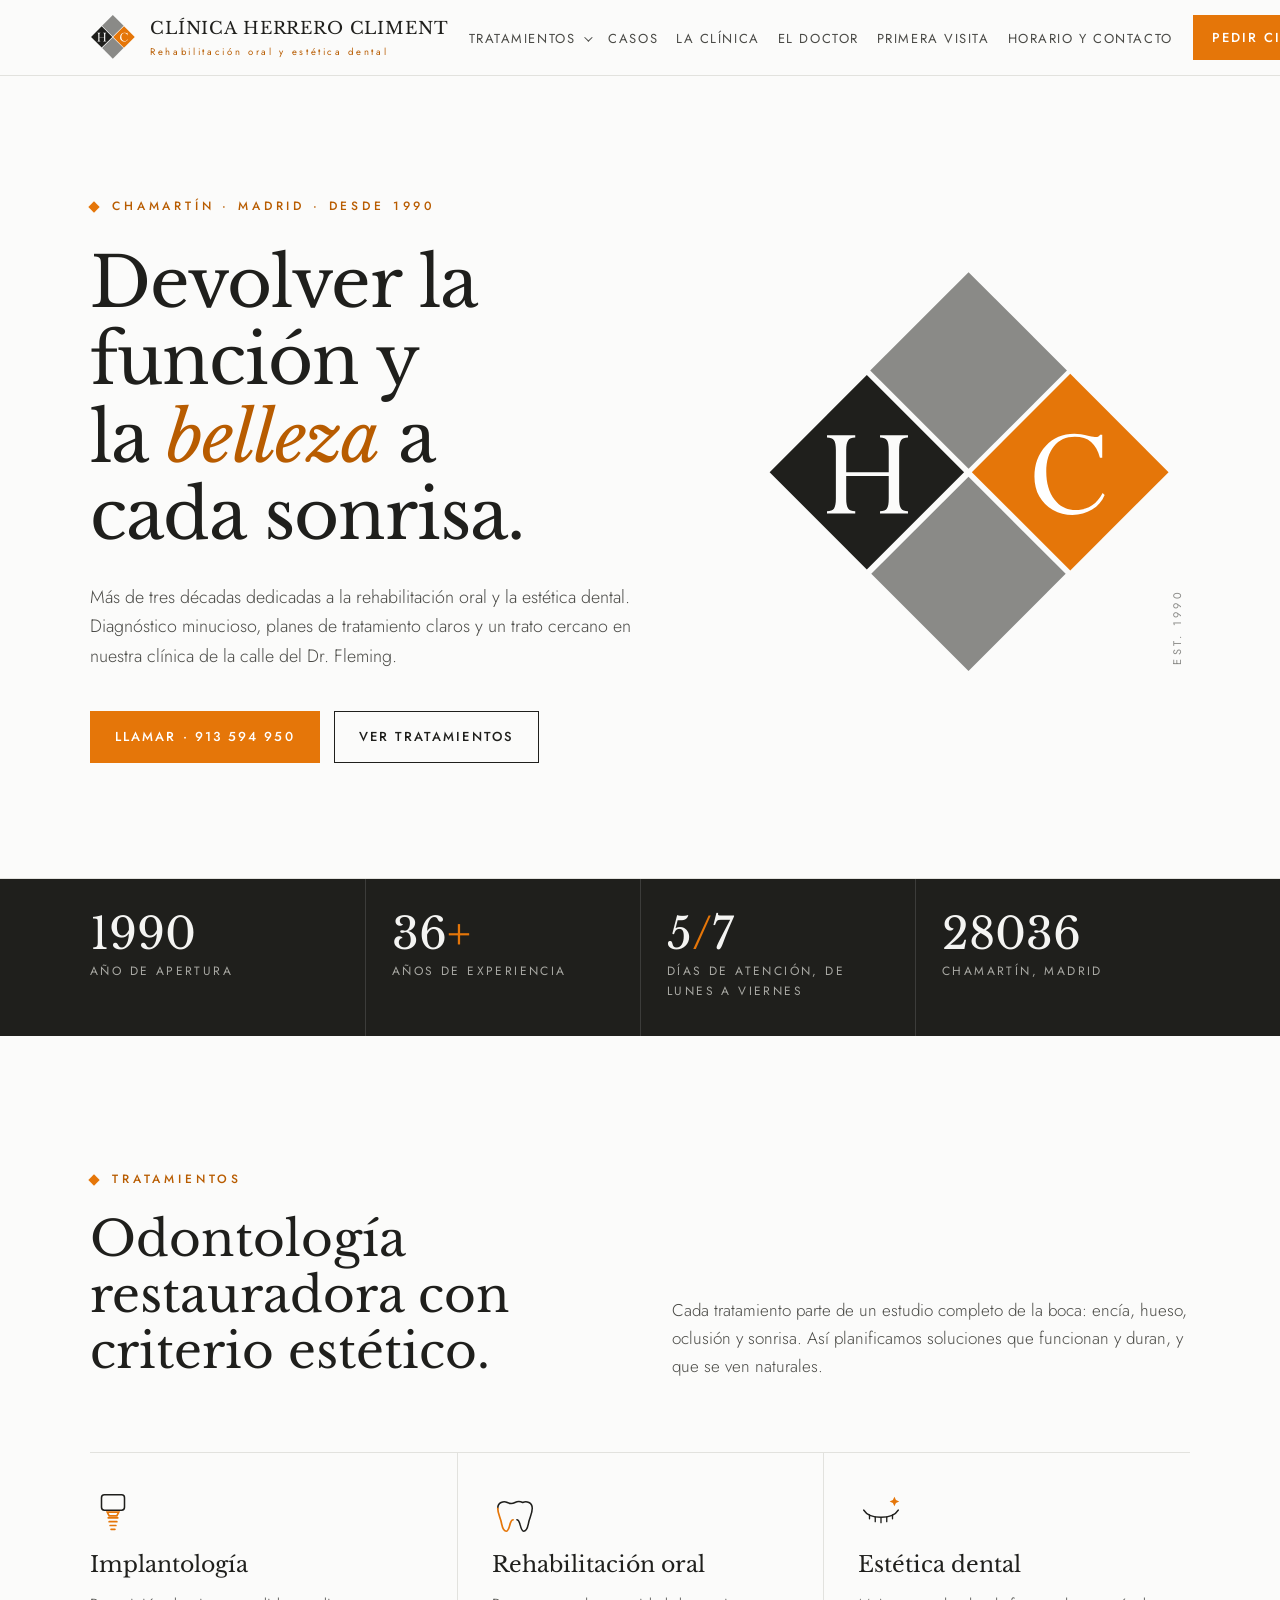
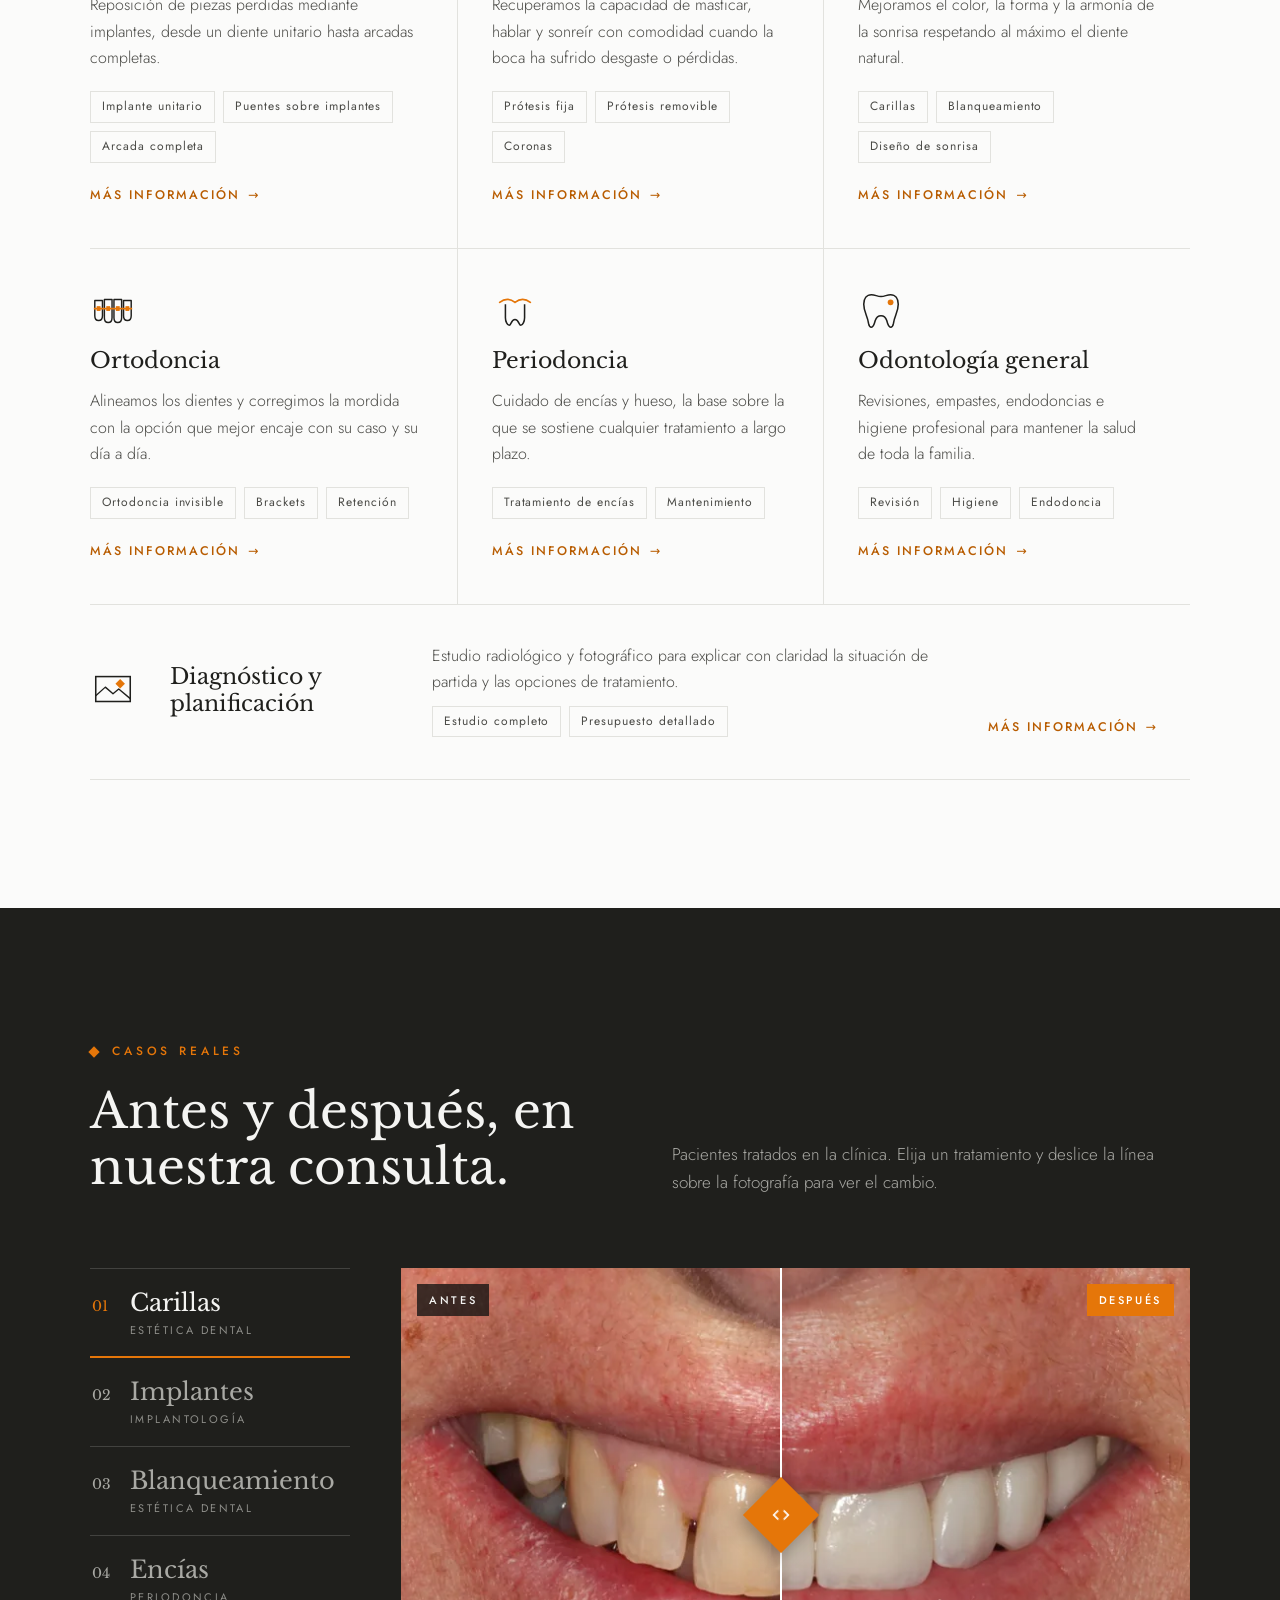
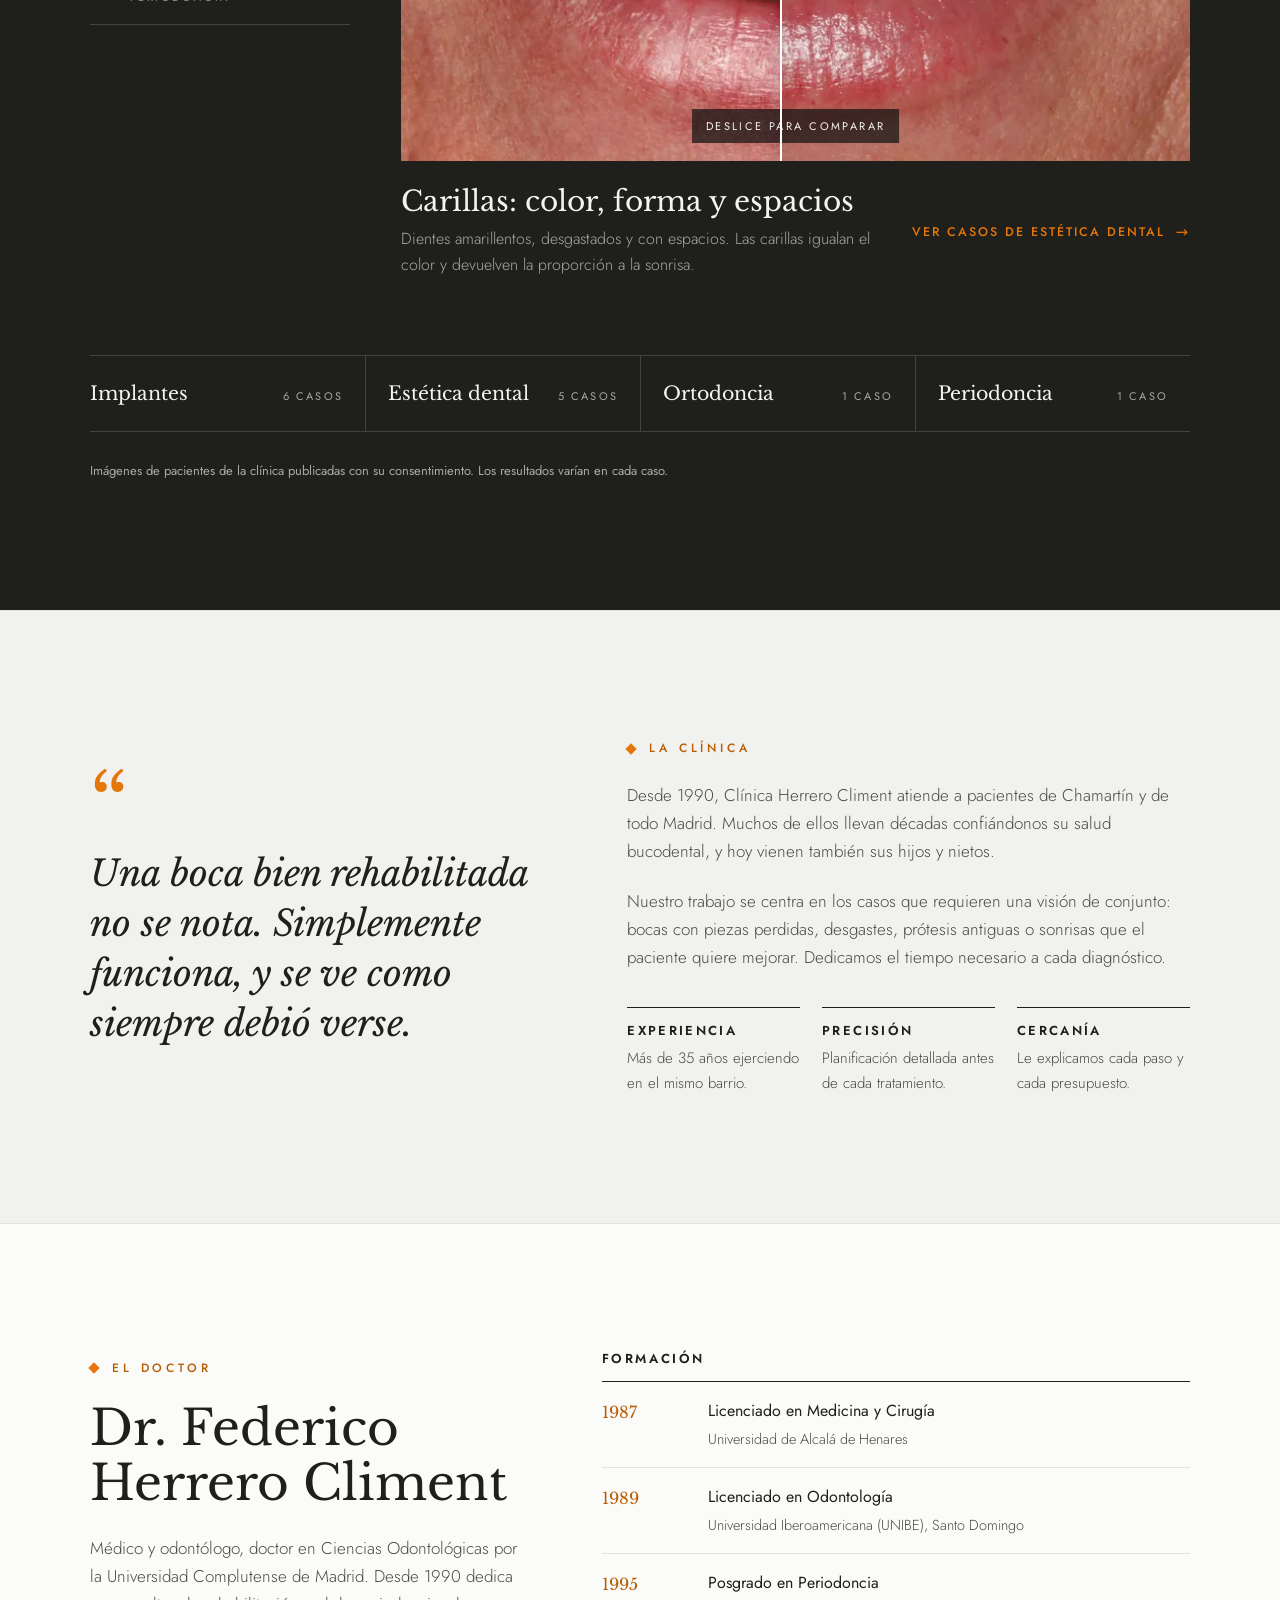
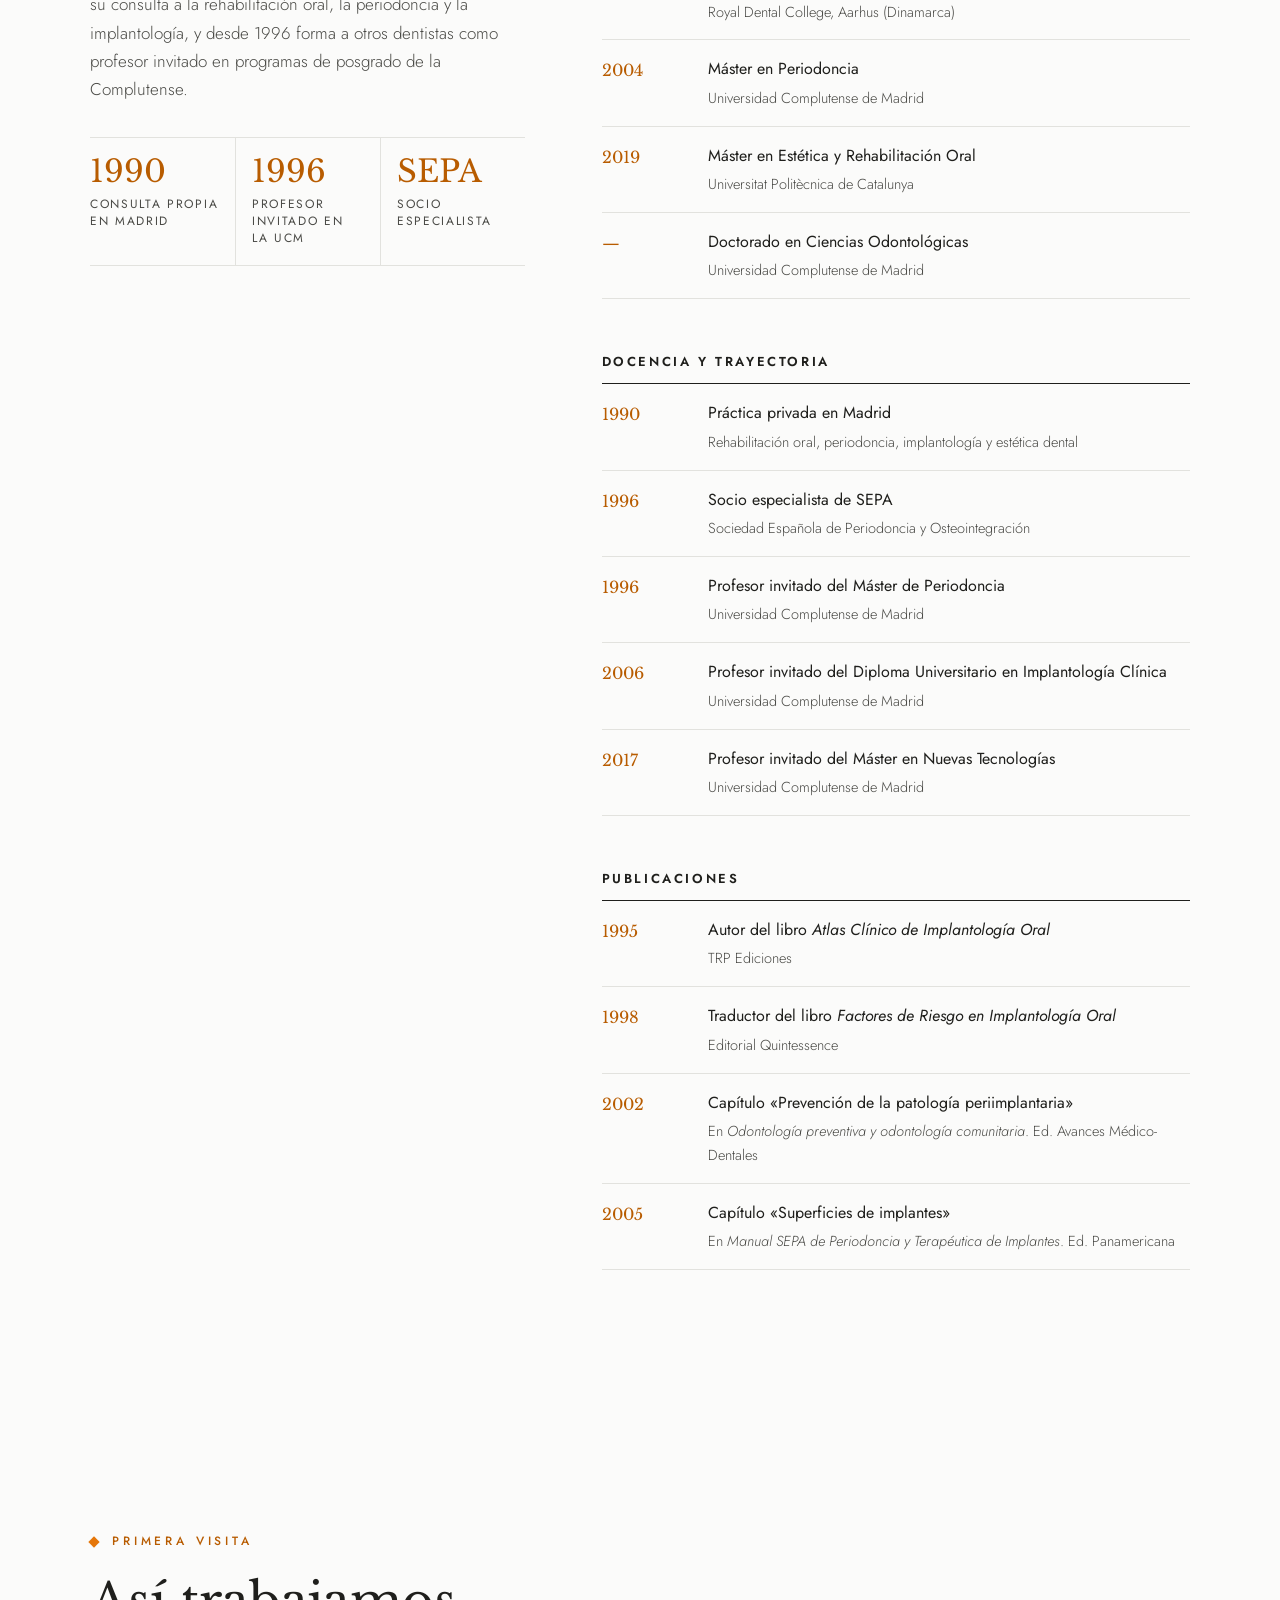
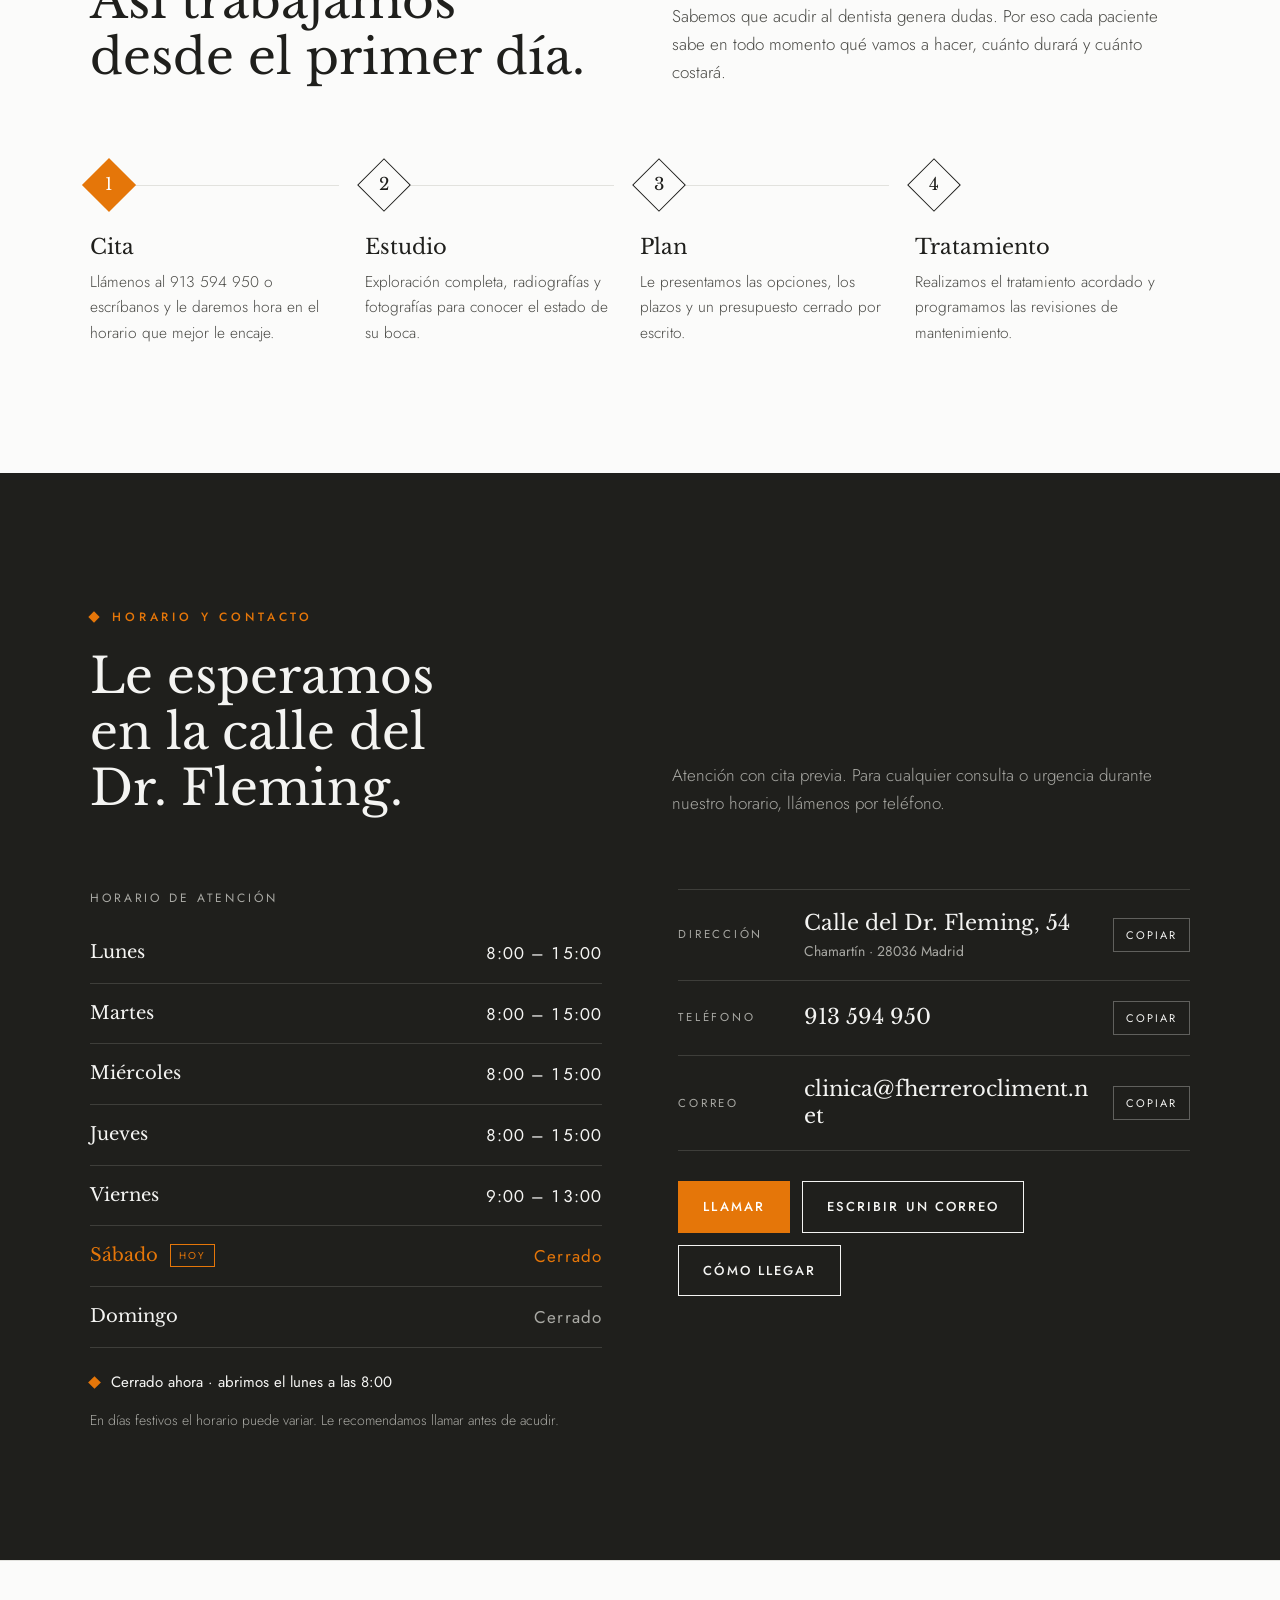
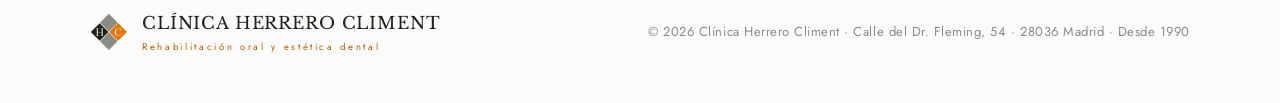
<file: index.html>
<!doctype html>
<html lang="es">
<head>
<meta charset="utf-8">
<meta name="viewport" content="width=device-width, initial-scale=1, viewport-fit=cover">
<title>Clínica Herrero Climent</title>
<meta name="description" content="Clínica Herrero Climent. Rehabilitación oral y estética dental en Chamartín, Madrid, desde 1990. Calle del Dr. Fleming, 54. Tel. 913 594 950.">
<link rel="icon" href="favicon.svg" type="image/svg+xml">
<link rel="apple-touch-icon" href="apple-touch-icon.png">
<link rel="preconnect" href="https://fonts.googleapis.com">
<link rel="preconnect" href="https://fonts.gstatic.com" crossorigin>
<link rel="stylesheet" href="https://fonts.googleapis.com/css2?family=Libre+Baskerville:ital,wght@0,400;0,700;1,400&family=Jost:wght@300;400;500;600&display=swap">
<style>
/* Layout: the logo's four-square diamond is the grid — every section is anchored by a rotated square, orange marks the one thing that matters in each block. */
:root{
  --paper:#fbfbfa;
  --paper-2:#f1f1ef;
  --ink:#1f1f1c;
  --ink-soft:#4a4a46;
  --stone:#8a8a87;
  --stone-light:#c9c9c5;
  --line:#e2e2de;
  --orange:#e57609;
  --orange-ink:#b85c00;
  --on-orange:#ffffff;
  --block:#1f1f1c;
  --on-block:#f4f4f2;
  --on-block-soft:#a9a9a4;
  --serif:"Libre Baskerville","Baskerville","Georgia","Times New Roman",serif;
  --sans:"Jost","Futura","Century Gothic","Avenir Next",system-ui,sans-serif;
  --wrap:1180px;
  --gutter:clamp(16px,4vw,40px);
}
@media (prefers-color-scheme:dark){
  :root:not([data-theme="light"]){
    --paper:#151513;--paper-2:#1d1d1b;--ink:#efefec;--ink-soft:#b8b8b3;--stone:#8f8f8b;--stone-light:#4a4a47;--line:#2d2d2a;
    --orange:#f08a22;--orange-ink:#f5a04a;--on-orange:#1a1309;--block:#0e0e0d;--on-block:#f4f4f2;--on-block-soft:#9a9a95;color-scheme:dark}
}
:root[data-theme="dark"]{
  --paper:#151513;--paper-2:#1d1d1b;--ink:#efefec;--ink-soft:#b8b8b3;--stone:#8f8f8b;--stone-light:#4a4a47;--line:#2d2d2a;
  --orange:#f08a22;--orange-ink:#f5a04a;--on-orange:#1a1309;--block:#0e0e0d;--on-block:#f4f4f2;--on-block-soft:#9a9a95;color-scheme:dark}

*,*::before,*::after{box-sizing:border-box}
html{scroll-behavior:smooth}
@media (prefers-reduced-motion:reduce){html{scroll-behavior:auto}*{animation:none!important;transition:none!important}}
body{margin:0;background:var(--paper);color:var(--ink);font-family:var(--sans);font-weight:400;font-size:17px;line-height:1.65;-webkit-font-smoothing:antialiased}
a{color:inherit}
:focus-visible{outline:2px solid var(--orange);outline-offset:3px}
.wrap{max-width:var(--wrap);margin-inline:auto;padding-inline:var(--gutter)}
h1,h2,h3{font-family:var(--serif);font-weight:400;line-height:1.08;text-wrap:balance;margin:0}
p{margin:0}
.eyebrow{font-family:var(--sans);font-size:12px;font-weight:500;letter-spacing:.32em;text-transform:uppercase;color:var(--orange-ink);display:inline-flex;align-items:center;gap:14px}
.eyebrow::before{content:"";width:8px;height:8px;background:var(--orange);transform:rotate(45deg);flex:none}

/* ---------- header ---------- */
.top{position:sticky;top:env(safe-area-inset-top,0px);z-index:20;background:color-mix(in srgb,var(--paper) 88%,transparent);backdrop-filter:blur(10px);-webkit-backdrop-filter:blur(10px);border-bottom:1px solid var(--line)}
.top .wrap{display:flex;align-items:center;justify-content:space-between;gap:20px;padding-block:14px}
.brand{display:flex;align-items:center;gap:14px;text-decoration:none}
.brand svg{width:46px;height:46px;flex:none}
.brand-name{font-family:var(--serif);font-size:17px;letter-spacing:.05em;text-transform:uppercase;line-height:1.1}
.top .brand-name,.top .brand-sub{white-space:nowrap}
.brand-sub{display:block;font-family:var(--sans);font-size:9.5px;letter-spacing:.28em;color:var(--orange-ink);margin-top:3px}
nav ul{list-style:none;margin:0;padding:0;display:flex;gap:22px}
nav a{white-space:nowrap;text-decoration:none;font-size:13px;letter-spacing:.16em;text-transform:uppercase;color:var(--ink-soft);transition:color .2s}
nav a:hover{color:var(--orange-ink)}
.btn{display:inline-flex;align-items:center;gap:10px;font-family:var(--sans);font-size:13px;font-weight:500;letter-spacing:.16em;text-transform:uppercase;text-decoration:none;padding:14px 24px;border:1px solid var(--ink);color:var(--ink);background:transparent;cursor:pointer;transition:background .25s,color .25s,border-color .25s}
.btn:hover{background:var(--ink);color:var(--paper)}
.btn.solid{background:var(--orange);border-color:var(--orange);color:var(--on-orange)}
.btn.solid:hover{background:var(--ink);border-color:var(--ink);color:var(--paper)}
.top .btn{padding:11px 18px}
@media (max-width:1260px){nav{display:none}}
@media (max-width:520px){.top .brand-name{font-size:13px;white-space:normal;letter-spacing:.03em}.top .brand-sub{display:none}.top .btn{padding:10px 14px;font-size:12px;letter-spacing:.12em}}
@media (max-width:1620px){.top .btn span.long{display:none}nav ul{gap:18px}nav a{letter-spacing:.12em}}
/* desplegable de Tratamientos */
nav li{position:relative}
nav .has-sub > a{display:inline-flex;align-items:center;gap:9px}
nav .has-sub > a::after{content:"";width:6px;height:6px;border-right:1.5px solid currentColor;border-bottom:1.5px solid currentColor;transform:rotate(45deg) translateY(-2px);transition:transform .2s}
nav .has-sub:hover > a::after,nav .has-sub:focus-within > a::after{transform:rotate(225deg) translateY(-1px)}
nav .sub{position:absolute;top:100%;left:-24px;min-width:300px;padding-top:18px;opacity:0;visibility:hidden;transform:translateY(-6px);transition:opacity .2s,transform .2s,visibility 0s .2s;z-index:40}
nav .has-sub:hover .sub,nav .has-sub:focus-within .sub{opacity:1;visibility:visible;transform:none;transition:opacity .2s,transform .2s}
nav .sub ul{display:flex;flex-direction:column;gap:0;background:var(--paper);border:1px solid var(--line);border-top:2px solid var(--orange);box-shadow:0 14px 34px rgba(0,0,0,.12);padding:8px 0}
nav .sub a{display:flex;align-items:center;gap:12px;padding:12px 24px;font-size:12.5px;letter-spacing:.12em;color:var(--ink-soft)}
nav .sub a::before{content:"";width:6px;height:6px;background:var(--stone-light);transform:rotate(45deg);flex:none;transition:background .2s}
nav .sub a:hover,nav .sub a[aria-current="page"]{color:var(--orange-ink);background:var(--paper-2)}
nav .sub a:hover::before,nav .sub a[aria-current="page"]::before{background:var(--orange)}

.top .btn{white-space:nowrap}
@media (max-width:520px){.brand-name{font-size:15px}.brand-sub{font-size:8px;letter-spacing:.2em}.top .btn span.long{display:none}.brand svg{width:38px;height:38px}}

/* ---------- hero ---------- */
.hero{position:relative;overflow:hidden;border-bottom:1px solid var(--line)}
.hero .wrap{display:grid;grid-template-columns:1.15fr .85fr;gap:clamp(32px,5vw,80px);align-items:center;padding-block:clamp(56px,9vw,120px)}
.hero h1{font-size:clamp(36px,5.4vw,70px);letter-spacing:-.015em;line-height:1.12;margin-top:26px}
.hero h1 em{font-style:italic;color:var(--orange-ink)}
.hero .lead{font-size:clamp(17px,1.4vw,19px);color:var(--ink-soft);max-width:34em;margin-top:28px;font-weight:300}
.hero .actions{display:flex;flex-wrap:wrap;gap:14px;margin-top:40px}
.hero-mark{position:relative;justify-self:center;width:min(100%,420px);aspect-ratio:1;max-width:100%}
.hero-mark svg{width:100%;height:100%;overflow:visible}
.hero-mark .tile{transform-box:fill-box;transform-origin:center;animation:settle 1.1s cubic-bezier(.2,.7,.2,1) both}
.hero-mark .t2{animation-delay:.08s}.hero-mark .t3{animation-delay:.16s}.hero-mark .t4{animation-delay:.24s}
@keyframes settle{from{transform:scale(.86);opacity:.35}to{transform:scale(1);opacity:1}}
.since{position:absolute;right:-6px;bottom:6%;font-family:var(--sans);font-size:11px;letter-spacing:.3em;text-transform:uppercase;color:var(--stone);writing-mode:vertical-rl;transform:rotate(180deg)}
@media (max-width:860px){.hero .wrap{grid-template-columns:1fr}.hero-mark{width:min(72vw,300px);order:-1}.since{display:none}}

/* ---------- facts strip ---------- */
.facts{background:var(--block);color:var(--on-block)}
.facts .wrap{display:grid;grid-template-columns:repeat(4,1fr);padding-block:0}
.fact{padding:34px 26px;border-left:1px solid color-mix(in srgb,var(--on-block) 14%,transparent);display:flex;flex-direction:column;gap:6px}
.fact:first-child{border-left:0;padding-left:0}
.fact b{font-family:var(--serif);font-weight:400;font-size:clamp(30px,3.4vw,44px);line-height:1;font-variant-numeric:tabular-nums}
.fact b i{font-style:normal;color:var(--orange)}
.fact > span{font-size:12px;letter-spacing:.2em;text-transform:uppercase;color:var(--on-block-soft)}
@media (max-width:760px){.facts .wrap{grid-template-columns:1fr 1fr}.fact{padding:26px 18px}.fact:nth-child(3){border-left:0;padding-left:0}.fact:nth-child(n+3){border-top:1px solid color-mix(in srgb,var(--on-block) 14%,transparent)}}

/* ---------- sections ---------- */
section.block{padding-block:clamp(72px,10vw,130px)}
.head{display:grid;grid-template-columns:1fr 1fr;gap:clamp(24px,5vw,80px);align-items:end;margin-bottom:clamp(44px,6vw,72px)}
.head h2{font-size:clamp(30px,3.8vw,50px);line-height:1.15;margin-top:20px}
.head p{color:var(--ink-soft);max-width:34em;font-weight:300}
@media (max-width:860px){.head{grid-template-columns:1fr}}

/* treatments */
.treat{display:grid;grid-template-columns:repeat(3,1fr);border-top:1px solid var(--line)}
.t{position:relative;padding:38px 34px 42px 0;border-bottom:1px solid var(--line);display:flex;flex-direction:column;gap:14px;min-width:0}
.t:not(:nth-child(3n+1)){padding-left:34px;border-left:1px solid var(--line)}
.t .ico{width:46px;height:46px}
.t h3{font-size:22px;line-height:1.25}
.t p{color:var(--ink-soft);font-size:16px;font-weight:300}
.t ul{list-style:none;padding:0;margin:6px 0 0;display:flex;flex-wrap:wrap;gap:8px}
.t li{font-size:12px;letter-spacing:.08em;padding:5px 11px;border:1px solid var(--line);color:var(--ink-soft)}
.t::after{content:"";position:absolute;left:0;bottom:-1px;height:2px;width:0;background:var(--orange);transition:width .45s ease}
.t:not(:nth-child(3n+1))::after{left:34px}
.t:hover::after{width:64px}
.t.wide{grid-column:1/-1;display:grid;grid-template-columns:46px minmax(180px,.7fr) 1.6fr auto;column-gap:34px;row-gap:10px;align-items:center}
.t.wide .ico{grid-row:1/3}.t.wide h3{grid-column:2;grid-row:1/3}.t.wide p{grid-column:3;grid-row:1}.t.wide ul{grid-column:3;grid-row:2;margin:0}.t.wide .more{grid-column:4;grid-row:1/3}
@media (max-width:960px){.t.wide{display:flex}.treat{grid-template-columns:1fr 1fr}.t,.t:not(:nth-child(3n+1)){padding:34px 28px 38px 0;border-left:0}.t:nth-child(2n){padding-left:28px;border-left:1px solid var(--line)}.t::after,.t:not(:nth-child(3n+1))::after{left:0}.t:nth-child(2n)::after{left:28px}}
@media (max-width:620px){.treat{grid-template-columns:1fr}.t,.t:nth-child(2n){padding:30px 0 34px;border-left:0}.t:nth-child(2n)::after{left:0}}

.t .more{margin-top:auto;padding-top:8px;font-size:12.5px;font-weight:500;letter-spacing:.16em;text-transform:uppercase;color:var(--orange-ink);text-decoration:none;display:inline-flex;gap:8px;align-items:center}
.t .more::after{content:"→";letter-spacing:0}
.t .more:hover{color:var(--ink)}
.sr{position:absolute;width:1px;height:1px;overflow:hidden;clip:rect(0 0 0 0);white-space:nowrap}

/* philosophy */
.philo{background:var(--paper-2);border-block:1px solid var(--line)}
.philo .wrap{display:grid;grid-template-columns:.9fr 1.1fr;gap:clamp(32px,6vw,96px);align-items:center}
.quote{font-family:var(--serif);font-size:clamp(24px,2.8vw,36px);line-height:1.4;font-style:italic}
.quote::before{content:"“";display:block;font-size:2.4em;line-height:.6;color:var(--orange);font-style:normal;margin-bottom:12px}
.philo-copy{display:flex;flex-direction:column;gap:22px;color:var(--ink-soft);font-weight:300}
.pillars{display:grid;grid-template-columns:repeat(3,1fr);gap:22px;margin-top:14px}
.pillar{border-top:1px solid var(--ink);padding-top:16px}
.pillar h3{font-family:var(--sans);font-size:13px;font-weight:600;letter-spacing:.18em;text-transform:uppercase;color:var(--ink)}
.pillar p{font-size:15px;margin-top:8px}
@media (max-width:860px){.philo .wrap{grid-template-columns:1fr}.pillars{grid-template-columns:1fr}}


/* doctor */
[id]{scroll-margin-top:84px}
.doctor .wrap{display:grid;grid-template-columns:.85fr 1.15fr;gap:clamp(36px,6vw,96px);align-items:start}
.doctor-intro{position:sticky;top:110px}
.doctor-intro h2{font-size:clamp(30px,3.8vw,50px);line-height:1.15;margin-top:20px}
.doctor-intro .lead{color:var(--ink-soft);font-weight:300;margin-top:22px;max-width:32em}
.creds{display:grid;grid-template-columns:repeat(3,1fr);gap:0;margin-top:34px;border-top:1px solid var(--line)}
.creds div{padding:18px 16px 18px 0;border-bottom:1px solid var(--line)}
.creds div+div{padding-left:16px;border-left:1px solid var(--line)}
.creds b{display:block;font-family:var(--serif);font-weight:400;font-size:clamp(24px,2.4vw,32px);line-height:1;color:var(--orange-ink);font-variant-numeric:tabular-nums}
.creds span{display:block;font-size:12px;letter-spacing:.14em;text-transform:uppercase;color:var(--ink-soft);margin-top:10px;line-height:1.4}
.cv{display:flex;flex-direction:column;gap:clamp(36px,5vw,56px)}
.cv h3{font-family:var(--sans);font-size:13px;font-weight:600;letter-spacing:.2em;text-transform:uppercase;padding-bottom:14px;border-bottom:1px solid var(--ink)}
.cv ol,.cv ul{list-style:none;margin:0;padding:0}
.cv li{display:grid;grid-template-columns:88px 1fr;gap:18px;padding:16px 0;border-bottom:1px solid var(--line)}
.cv li time,.cv li .y{font-family:var(--serif);color:var(--orange-ink);font-variant-numeric:tabular-nums;font-size:16px;padding-top:1px}
.cv li p{font-size:16px}
.cv li small{display:block;color:var(--ink-soft);font-size:14.5px;font-weight:300;margin-top:3px}
.cv em{font-style:italic}
@media (max-width:900px){.doctor .wrap{grid-template-columns:1fr}.doctor-intro{position:static}}
@media (max-width:520px){.cv li{grid-template-columns:64px 1fr;gap:12px}.creds{grid-template-columns:1fr}.creds div+div{padding-left:0;border-left:0}}

/* process */
.steps{display:grid;grid-template-columns:repeat(4,1fr);gap:0;counter-reset:s}
.step{position:relative;padding:0 26px 0 0;min-width:0}
.step .dot{position:relative;display:flex;align-items:center;height:54px;margin-bottom:24px}
.step .dot::before{content:"";position:absolute;left:0;right:0;top:50%;height:1px;background:var(--line)}
.step:last-child .dot::before{right:auto;width:30px}
.step .dot span{position:relative;width:38px;height:38px;display:grid;place-items:center;transform:rotate(45deg);background:var(--paper);border:1px solid var(--ink)}
.step .dot span i{transform:rotate(-45deg);font-style:normal;font-family:var(--serif);font-size:17px}
.step:first-child .dot span{background:var(--orange);border-color:var(--orange);color:var(--on-orange)}
.step h3{font-size:21px}
.step p{color:var(--ink-soft);font-size:15.5px;margin-top:10px;font-weight:300}
@media (max-width:860px){.steps{grid-template-columns:1fr 1fr;row-gap:44px}}
@media (max-width:520px){.steps{grid-template-columns:1fr}.step .dot::before{display:none}}

/* hours + contact */
.visit{background:var(--block);color:var(--on-block)}
.visit .eyebrow{color:var(--orange)}
.visit .head p{color:var(--on-block-soft)}
.visit-grid{display:grid;grid-template-columns:1fr 1fr;gap:clamp(32px,6vw,90px)}
.hours{width:100%;border-collapse:collapse;font-variant-numeric:tabular-nums}
.hours caption{text-align:left;font-size:12px;letter-spacing:.24em;text-transform:uppercase;color:var(--on-block-soft);padding-bottom:14px}
.hours th,.hours td{padding:15px 0;border-bottom:1px solid color-mix(in srgb,var(--on-block) 14%,transparent);font-weight:400;text-align:left}
.hours th{font-family:var(--serif);font-size:18px}
.hours td{text-align:right;letter-spacing:.06em}
.hours tr.closed td{color:var(--on-block-soft)}
.hours tr.today th,.hours tr.today td{color:var(--orange)}
.hours tr.today th::after{content:"Hoy";font-family:var(--sans);font-size:10px;letter-spacing:.2em;text-transform:uppercase;margin-left:12px;padding:3px 8px;border:1px solid var(--orange);vertical-align:middle}
.status{display:flex;align-items:center;gap:12px;margin-top:22px;font-size:15px;color:var(--on-block)}
.status::before{content:"";width:9px;height:9px;transform:rotate(45deg);background:var(--on-block-soft);flex:none}
.status.open::before{background:#5fbf6a}
.status.closed::before{background:var(--orange)}
.note{margin-top:14px;font-size:14px;color:var(--on-block-soft);font-weight:300}
.contact{display:flex;flex-direction:column;gap:0}
.c-row{display:grid;grid-template-columns:110px 1fr auto;gap:16px;align-items:center;padding:20px 0;border-bottom:1px solid color-mix(in srgb,var(--on-block) 14%,transparent)}
.c-row:first-child{border-top:1px solid color-mix(in srgb,var(--on-block) 14%,transparent)}
.c-row .k{font-size:11.5px;letter-spacing:.24em;text-transform:uppercase;color:var(--on-block-soft)}
.c-row .v{font-family:var(--serif);font-size:clamp(17px,1.8vw,21px);line-height:1.3;min-width:0;overflow-wrap:anywhere;user-select:all}
.c-row .v small{display:block;font-family:var(--sans);font-size:14px;color:var(--on-block-soft);user-select:text;margin-top:4px}
.copy{font-family:var(--sans);font-size:11px;letter-spacing:.18em;text-transform:uppercase;background:none;border:1px solid color-mix(in srgb,var(--on-block) 30%,transparent);color:var(--on-block);padding:8px 12px;cursor:pointer;white-space:nowrap}
.copy:hover{border-color:var(--orange);color:var(--orange)}
.visit .actions{display:flex;flex-wrap:wrap;gap:12px;margin-top:30px}
.visit .btn{border-color:var(--on-block);color:var(--on-block)}
.visit .btn:hover{background:var(--on-block);color:var(--block)}
.visit .btn.solid{border-color:var(--orange);color:var(--on-orange)}
.visit .btn.solid:hover{background:var(--on-block);border-color:var(--on-block);color:var(--block)}
@media (max-width:860px){.visit-grid{grid-template-columns:1fr}}
@media (max-width:520px){.c-row{grid-template-columns:1fr auto;row-gap:6px}.c-row .k{grid-column:1/-1}}

/* footer */
footer{padding-block:48px;border-top:1px solid var(--line)}
footer .wrap{display:flex;flex-wrap:wrap;gap:24px;justify-content:space-between;align-items:center}
footer .brand svg{width:38px;height:38px}
footer small{font-size:13px;color:var(--stone);letter-spacing:.04em}

/* ---------- casos reales (inicio) ---------- */
.home-casos{background:var(--block);color:var(--on-block)}
.home-casos .eyebrow{color:var(--orange)}
.home-casos .head p{color:var(--on-block-soft)}
.hc{display:grid;grid-template-columns:260px 1fr;gap:clamp(28px,4vw,56px);align-items:start}
.hc-tabs{display:flex;flex-direction:column;border-top:1px solid color-mix(in srgb,var(--on-block) 16%,transparent)}
.hc-tab{all:unset;box-sizing:border-box;cursor:pointer;display:flex;gap:18px;align-items:baseline;padding:20px 0 20px 2px;border-bottom:1px solid color-mix(in srgb,var(--on-block) 16%,transparent);position:relative;transition:color .2s}
.hc-tab i{font-style:normal;font-family:var(--serif);font-size:14px;color:var(--on-block-soft);font-variant-numeric:tabular-nums;width:20px}
.hc-tab span{font-family:var(--serif);font-size:clamp(20px,1.9vw,24px);line-height:1.2;color:var(--on-block-soft);transition:color .2s}
.hc-tab small{display:block;font-family:var(--sans);font-size:11px;letter-spacing:.22em;text-transform:uppercase;margin-top:6px;color:var(--on-block-soft);opacity:.8}
.hc-tab::after{content:"";position:absolute;left:0;bottom:-1px;height:2px;width:0;background:var(--orange);transition:width .35s ease}
.hc-tab:hover span{color:var(--on-block)}
.hc-tab[aria-selected="true"] span{color:var(--on-block)}
.hc-tab[aria-selected="true"] i{color:var(--orange)}
.hc-tab[aria-selected="true"]::after{width:100%}
.hc-tab:focus-visible{outline:2px solid var(--orange);outline-offset:4px}
.hc-panel{display:grid;grid-template-columns:1fr;gap:26px;animation:hcIn .45s ease}
.hc-panel[hidden]{display:none}
@keyframes hcIn{from{opacity:0;transform:translateY(8px)}to{opacity:1;transform:none}}
.hc-txt{display:grid;grid-template-columns:1fr auto;gap:8px 32px;align-items:end}
.hc-txt h3{font-size:clamp(22px,2.2vw,28px);grid-column:1}
.hc-txt p{grid-column:1;color:var(--on-block-soft);font-weight:300;font-size:16px;max-width:40em}
.hc-link{grid-column:2;grid-row:1/3;align-self:center;white-space:nowrap;font-size:12.5px;font-weight:500;letter-spacing:.16em;text-transform:uppercase;color:var(--orange);text-decoration:none;display:inline-flex;gap:10px;align-items:center}
.hc-link::after{content:"→";font-size:15px;transition:transform .2s}
.hc-link:hover::after{transform:translateX(4px)}
.hc-more{display:grid;grid-template-columns:repeat(4,1fr);margin-top:clamp(48px,6vw,80px);border-top:1px solid color-mix(in srgb,var(--on-block) 16%,transparent)}
.hc-more a{display:flex;justify-content:space-between;align-items:baseline;gap:12px;padding:22px 22px 22px 0;text-decoration:none;color:var(--on-block);border-bottom:1px solid color-mix(in srgb,var(--on-block) 16%,transparent);transition:color .2s}
.hc-more a + a{padding-left:22px;border-left:1px solid color-mix(in srgb,var(--on-block) 16%,transparent)}
.hc-more span{font-family:var(--serif);font-size:19px}
.hc-more small{font-size:11px;letter-spacing:.2em;text-transform:uppercase;color:var(--on-block-soft);white-space:nowrap}
.hc-more a:hover{color:var(--orange)}
.hc-legal{font-size:13px;color:var(--on-block-soft);margin-top:28px}
@media (max-width:960px){
  .hc{grid-template-columns:1fr}
  .hc-tabs{flex-direction:row;overflow-x:auto;border-top:0;gap:22px;scrollbar-width:none;-webkit-overflow-scrolling:touch}
  .hc-tabs::-webkit-scrollbar{display:none}
  .hc-tab{flex:none;padding:10px 0 14px}
  .hc-tab i,.hc-tab small{display:none}
  .hc-tab span{font-size:18px}
  .hc-more{grid-template-columns:1fr 1fr}
  .hc-more a:nth-child(3){padding-left:0;border-left:0}
}
@media (max-width:560px){.hc-txt{grid-template-columns:1fr}.hc-link{grid-column:1;grid-row:auto;margin-top:6px}.hc-more{grid-template-columns:1fr}.hc-more a,.hc-more a + a{padding-left:0;border-left:0}}
/* comparador (mismo que en las páginas de tratamiento) */
.cmp{position:relative;aspect-ratio:var(--ar,4/3);overflow:hidden;background:#000;cursor:ew-resize;touch-action:pan-y;-webkit-user-select:none;user-select:none}
.cmp picture,.cmp img{position:absolute;inset:0;width:100%;height:100%;object-fit:cover;pointer-events:none}
.cmp-before{clip-path:inset(0 calc(100% - var(--pos)) 0 0)}
.badge{position:absolute;left:16px;top:16px;z-index:2;padding:7px 12px;font-size:11px;font-weight:500;letter-spacing:.24em;text-transform:uppercase;background:rgba(20,20,18,.78);color:#f4f4f2;transition:opacity .25s}
.badge.after{background:var(--orange);color:var(--on-orange)}
.badge.r{left:auto;right:16px}
.cmp.edge-l .badge:not(.r),.cmp.edge-r .badge.r{opacity:0}
.cmp-line{position:absolute;top:0;bottom:0;left:var(--pos);width:2px;margin-left:-1px;background:#fff;box-shadow:0 0 14px rgba(0,0,0,.4);pointer-events:none;z-index:3}
.cmp-handle{position:absolute;top:50%;left:50%;width:54px;height:54px;margin:-27px 0 0 -27px;background:var(--orange);color:var(--on-orange);display:grid;place-items:center;transform:rotate(45deg);box-shadow:0 6px 20px rgba(0,0,0,.35);transition:transform .2s}
.cmp-handle svg{width:22px;height:22px;transform:rotate(-45deg)}
.cmp:hover .cmp-handle,.cmp.drag .cmp-handle{transform:rotate(45deg) scale(1.08)}
.cmp:focus-within .cmp-handle{outline:2px solid #fff;outline-offset:5px}
.cmp input{position:absolute;left:0;bottom:0;width:100%;height:1px;margin:0;opacity:0;pointer-events:none}
.cmp-hint{position:absolute;left:50%;bottom:18px;transform:translateX(-50%);z-index:2;padding:8px 14px;font-size:11px;letter-spacing:.22em;text-transform:uppercase;white-space:nowrap;background:rgba(20,20,18,.72);color:#f4f4f2;transition:opacity .4s;pointer-events:none}
.cmp.used .cmp-hint{opacity:0}
@media (max-width:640px){.cmp-handle{width:44px;height:44px;margin:-22px 0 0 -22px}.badge{top:12px;left:12px;font-size:9.5px;letter-spacing:.16em;padding:6px 9px}.badge.r{right:12px}}
</style>
<script type="application/ld+json">{"@context": "https://schema.org", "@type": "Dentist", "name": "Clínica Herrero Climent", "telephone": "+34913594950", "email": "clinica@fherrerocliment.net", "foundingDate": "1990", "address": {"@type": "PostalAddress", "streetAddress": "Calle del Dr. Fleming, 54", "addressLocality": "Madrid", "addressRegion": "Madrid", "postalCode": "28036", "addressCountry": "ES"}, "openingHoursSpecification": [{"@type": "OpeningHoursSpecification", "dayOfWeek": ["Monday", "Tuesday", "Wednesday", "Thursday"], "opens": "08:00", "closes": "15:00"}, {"@type": "OpeningHoursSpecification", "dayOfWeek": "Friday", "opens": "09:00", "closes": "13:00"}], "employee": {"@type": "Person", "name": "Federico Herrero Climent", "honorificPrefix": "Dr.", "jobTitle": "Odontólogo", "alumniOf": [{"@type": "CollegeOrUniversity", "name": "Universidad de Alcalá"}, {"@type": "CollegeOrUniversity", "name": "Universidad Complutense de Madrid"}, {"@type": "CollegeOrUniversity", "name": "Universitat Politècnica de Catalunya"}], "memberOf": {"@type": "Organization", "name": "Sociedad Española de Periodoncia y Osteointegración (SEPA)"}}}</script>
</head>
<body>

<!-- Logo reutilizable -->
<svg width="0" height="0" style="position:absolute" aria-hidden="true">
  <defs>
    <g id="hc-mark"><g transform="scale(2.69) translate(-297.5,-212.6)">
        <path class="tile t2" fill="var(--ink)" d="M 247.84 212.41 L 271.93 236.50 L 296.03 212.41 L 271.93 188.31 Z M 247.84 212.41 "/>
        <path class="tile t4" fill="var(--stone)" d="M 273.03 237.60 L 297.13 261.69 L 321.22 237.60 L 297.13 213.50 Z M 273.03 237.60 "/>
        <path class="tile t1" fill="var(--stone)" d="M 272.77 187.19 L 297.14 211.57 L 321.52 187.19 L 297.14 162.82 Z M 272.77 187.19 "/>
        <path class="tile t3" fill="var(--orange)" d="M 297.96 212.39 L 322.34 236.76 L 346.71 212.39 L 322.34 188.01 Z M 297.96 212.39 "/>
        <path fill="#ffffff" d="M 327.76 221.66 C 326.33 222.54 324.71 222.99 322.88 222.99 C 321.15 222.99 319.55 222.58 318.07 221.76 C 316.60 220.94 315.46 219.82 314.66 218.39 C 313.87 216.96 313.47 215.32 313.47 213.46 C 313.47 210.41 314.40 207.89 316.27 205.90 C 318.14 203.90 320.50 202.90 323.35 202.90 C 324.31 202.90 325.52 203.07 326.99 203.41 C 327.82 203.60 328.39 203.70 328.70 203.70 C 329.19 203.70 329.53 203.50 329.73 203.10 L 330.27 203.10 L 330.27 208.81 L 329.70 208.81 C 329.24 207.03 328.51 205.73 327.51 204.89 C 326.50 204.05 325.16 203.64 323.48 203.64 C 321.30 203.64 319.58 204.42 318.31 205.98 C 317.04 207.55 316.40 209.64 316.40 212.25 C 316.40 215.11 317.07 217.41 318.42 219.16 C 319.76 220.91 321.52 221.78 323.69 221.78 C 326.71 221.78 328.93 220.37 330.37 217.57 L 330.87 218.04 C 330.23 219.57 329.20 220.77 327.76 221.66 "/>
        <path fill="var(--paper)" d="M 282.13 203.82 C 281.31 203.82 280.73 204.05 280.41 204.50 C 280.10 204.96 279.94 205.76 279.94 206.91 L 279.94 218.99 C 279.94 220.15 280.10 220.95 280.41 221.39 C 280.73 221.84 281.31 222.06 282.13 222.06 L 282.13 222.62 L 275.20 222.62 L 275.20 222.06 C 276.06 222.06 276.64 221.84 276.92 221.39 C 277.22 220.95 277.36 220.14 277.36 218.99 L 277.36 213.37 L 266.82 213.37 L 266.82 218.99 C 266.82 220.13 266.98 220.93 267.30 221.39 C 267.63 221.84 268.21 222.06 269.06 222.06 L 269.06 222.62 L 262.06 222.62 L 262.06 222.06 C 262.91 222.06 263.49 221.83 263.80 221.37 C 264.10 220.92 264.26 220.12 264.26 218.99 L 264.26 206.91 C 264.26 205.73 264.10 204.91 263.79 204.48 C 263.47 204.04 262.90 203.82 262.06 203.82 L 262.06 203.26 L 269.06 203.26 L 269.06 203.82 C 268.21 203.82 267.63 204.06 267.30 204.53 C 266.98 205 266.82 205.79 266.82 206.91 L 266.82 212.42 L 277.36 212.42 L 277.36 206.91 C 277.36 205.72 277.21 204.91 276.91 204.48 C 276.60 204.04 276.03 203.82 275.20 203.82 L 275.20 203.26 L 282.13 203.26 Z M 282.13 203.82 "/>
      </g></g>
  </defs>
</svg>

<header class="top">
  <div class="wrap">
    <a class="brand" href="#inicio" aria-label="Clínica Herrero Climent, inicio">
      <svg viewBox="-140 -140 280 280" aria-hidden="true"><use href="#hc-mark"/></svg>
      <span><span class="brand-name">Clínica Herrero Climent</span><span class="brand-sub">Rehabilitación oral y estética dental</span></span>
    </a>
    <nav aria-label="Principal">
      <ul>
        <li class="has-sub"><a href="#tratamientos">Tratamientos</a>
          <div class="sub"><ul>
            <li><a href="implantes-dentales-chamartin.html">Implantes dentales</a></li>
            <li><a href="rehabilitacion-oral-chamartin.html">Rehabilitación oral</a></li>
            <li><a href="estetica-dental-chamartin.html">Estética dental</a></li>
            <li><a href="ortodoncia-chamartin.html">Ortodoncia</a></li>
            <li><a href="periodoncia-chamartin.html">Periodoncia</a></li>
            <li><a href="dentista-chamartin.html">Odontología general</a></li>
            <li><a href="estudio-dental-chamartin.html">Diagnóstico y planificación</a></li>
          </ul></div>
        </li>
        <li><a href="#casos">Casos</a></li>
        <li><a href="#clinica">La clínica</a></li>
        <li><a href="#doctor">El doctor</a></li>
        <li><a href="#primera-visita">Primera visita</a></li>
        <li><a href="#contacto">Horario y contacto</a></li>
      </ul>
    </nav>
    <a class="btn solid" href="tel:+34913594950">Pedir cita<span class="long">&nbsp;· 913 594 950</span></a>
  </div>
</header>

<main id="inicio">
  <section class="hero">
    <div class="wrap">
      <div>
        <span class="eyebrow">Chamartín · Madrid · Desde 1990</span>
        <h1>Devolver la función y la <em>belleza</em> a cada sonrisa.</h1>
        <p class="lead">Más de tres décadas dedicadas a la rehabilitación oral y la estética dental. Diagnóstico minucioso, planes de tratamiento claros y un trato cercano en nuestra clínica de la calle del Dr. Fleming.</p>
        <div class="actions">
          <a class="btn solid" href="tel:+34913594950">Llamar · 913 594 950</a>
          <a class="btn" href="#tratamientos">Ver tratamientos</a>
        </div>
      </div>
      <div class="hero-mark" aria-hidden="true">
        <svg viewBox="-140 -140 280 280"><use href="#hc-mark"/></svg>
        <span class="since">Est. 1990</span>
      </div>
    </div>
  </section>

  <section class="facts" aria-label="La clínica en cifras">
    <div class="wrap">
      <div class="fact"><b>1990</b><span>Año de apertura</span></div>
      <div class="fact"><b><span id="years">36</span><i>+</i></b><span>Años de experiencia</span></div>
      <div class="fact"><b>5<i>/</i>7</b><span>Días de atención, de lunes a viernes</span></div>
      <div class="fact"><b>28036</b><span>Chamartín, Madrid</span></div>
    </div>
  </section>

  <section class="block" id="tratamientos">
    <div class="wrap">
      <div class="head">
        <div>
          <span class="eyebrow">Tratamientos</span>
          <h2>Odontología restauradora con criterio estético.</h2>
        </div>
        <p>Cada tratamiento parte de un estudio completo de la boca: encía, hueso, oclusión y sonrisa. Así planificamos soluciones que funcionan y duran, y que se ven naturales.</p>
      </div>

      <div class="treat">
        <article class="t">
          <svg class="ico" viewBox="0 0 48 48" aria-hidden="true"><rect x="12" y="4" width="24" height="16" rx="3" fill="none" stroke="var(--ink)" stroke-width="1.6"/><path d="M18 22h12l-2 4h-8zM19 28h10M20 32h8M21 36h6M22 40h4" stroke="var(--orange)" stroke-width="1.8" fill="none" stroke-linecap="round"/></svg>
          <h3>Implantología</h3>
          <p>Reposición de piezas perdidas mediante implantes, desde un diente unitario hasta arcadas completas.</p>
          <ul><li>Implante unitario</li><li>Puentes sobre implantes</li><li>Arcada completa</li></ul>
          <a class="more" href="implantes-dentales-chamartin.html">Más información<span class="sr"> sobre implantología</span></a>
        </article>
        <article class="t">
          <svg class="ico" viewBox="0 0 48 48" aria-hidden="true"><path d="M6 18c0-6 6-8 10-6 3 1.5 5 1.5 8 0 3-1.5 5-1.5 8 0 4-2 10 0 10 6 0 6-3 10-4 16-1 5-3 8-5 8s-3-4-4-8c-1-3-2-4-3-4" fill="none" stroke="var(--ink)" stroke-width="1.6" stroke-linecap="round"/><path d="M6 18c0 6 3 10 4 16 1 5 3 8 5 8s3-4 4-8c1-3 2-4 3-4" fill="none" stroke="var(--orange)" stroke-width="1.8" stroke-linecap="round"/></svg>
          <h3>Rehabilitación oral</h3>
          <p>Recuperamos la capacidad de masticar, hablar y sonreír con comodidad cuando la boca ha sufrido desgaste o pérdidas.</p>
          <ul><li>Prótesis fija</li><li>Prótesis removible</li><li>Coronas</li></ul>
          <a class="more" href="rehabilitacion-oral-chamartin.html">Más información<span class="sr"> sobre rehabilitación oral</span></a>
        </article>
        <article class="t">
          <svg class="ico" viewBox="0 0 48 48" aria-hidden="true"><path d="M6 20c6 10 30 10 36 0" fill="none" stroke="var(--ink)" stroke-width="1.6" stroke-linecap="round"/><path d="M12 25v4M18 27v5M24 28v5M30 27v5M36 25v4" stroke="var(--ink)" stroke-width="1.4" stroke-linecap="round"/><path d="M38 6l1.6 3.4L43 11l-3.4 1.6L38 16l-1.6-3.4L33 11l3.4-1.6z" fill="var(--orange)"/></svg>
          <h3>Estética dental</h3>
          <p>Mejoramos el color, la forma y la armonía de la sonrisa respetando al máximo el diente natural.</p>
          <ul><li>Carillas</li><li>Blanqueamiento</li><li>Diseño de sonrisa</li></ul>
          <a class="more" href="estetica-dental-chamartin.html">Más información<span class="sr"> sobre estética dental</span></a>
        </article>
        <article class="t">
          <svg class="ico" viewBox="0 0 48 48" aria-hidden="true"><path d="M5 14h8v16c0 3-1.5 5-4 5s-4-2-4-5zM15 13h8v19c0 3-1.5 5-4 5s-4-2-4-5zM25 13h8v19c0 3-1.5 5-4 5s-4-2-4-5zM35 14h8v16c0 3-1.5 5-4 5s-4-2-4-5z" fill="none" stroke="var(--ink)" stroke-width="1.5" stroke-linejoin="round"/><path d="M4 22.5h40" stroke="var(--orange)" stroke-width="1.8"/><rect x="7" y="20" width="4" height="5" fill="var(--orange)"/><rect x="17" y="20" width="4" height="5" fill="var(--orange)"/><rect x="27" y="20" width="4" height="5" fill="var(--orange)"/><rect x="37" y="20" width="4" height="5" fill="var(--orange)"/></svg>
          <h3>Ortodoncia</h3>
          <p>Alineamos los dientes y corregimos la mordida con la opción que mejor encaje con su caso y su día a día.</p>
          <ul><li>Ortodoncia invisible</li><li>Brackets</li><li>Retención</li></ul>
          <a class="more" href="ortodoncia-chamartin.html">Más información<span class="sr"> sobre ortodoncia</span></a>
        </article>
        <article class="t">
          <svg class="ico" viewBox="0 0 48 48" aria-hidden="true"><path d="M8 16c5-4 11-4 16 0 5-4 11-4 16 0" fill="none" stroke="var(--orange)" stroke-width="1.8" stroke-linecap="round"/><path d="M14 18v14c0 4 2 8 4 8s2-6 6-6 4 6 6 6 4-4 4-8V18" fill="none" stroke="var(--ink)" stroke-width="1.6" stroke-linejoin="round"/></svg>
          <h3>Periodoncia</h3>
          <p>Cuidado de encías y hueso, la base sobre la que se sostiene cualquier tratamiento a largo plazo.</p>
          <ul><li>Tratamiento de encías</li><li>Mantenimiento</li></ul>
          <a class="more" href="periodoncia-chamartin.html">Más información<span class="sr"> sobre periodoncia</span></a>
        </article>
        <article class="t">
          <svg class="ico" viewBox="0 0 48 48" aria-hidden="true"><path d="M14 8c-5 0-8 4-8 10 0 8 4 12 5 20 .5 3 2 4 3 4 2 0 3-3 4-7 1-3 2-5 6-5s5 2 6 5c1 4 2 7 4 7 1 0 2.5-1 3-4 1-8 5-12 5-20 0-6-3-10-8-10-4 0-6 2-10 2s-6-2-10-2z" fill="none" stroke="var(--ink)" stroke-width="1.6"/><circle cx="34" cy="16" r="3" fill="var(--orange)"/></svg>
          <h3>Odontología general</h3>
          <p>Revisiones, empastes, endodoncias e higiene profesional para mantener la salud de toda la familia.</p>
          <ul><li>Revisión</li><li>Higiene</li><li>Endodoncia</li></ul>
          <a class="more" href="dentista-chamartin.html">Más información<span class="sr"> sobre odontología general</span></a>
        </article>
        <article class="t wide">
          <svg class="ico" viewBox="0 0 48 48" aria-hidden="true"><rect x="6" y="10" width="36" height="26" fill="none" stroke="var(--ink)" stroke-width="1.6"/><path d="M6 30l10-9 8 7 6-5 12 10" fill="none" stroke="var(--ink)" stroke-width="1.4" stroke-linejoin="round"/><rect x="28" y="14" width="7" height="7" transform="rotate(45 31.5 17.5)" fill="var(--orange)"/></svg>
          <h3>Diagnóstico y planificación</h3>
          <p>Estudio radiológico y fotográfico para explicar con claridad la situación de partida y las opciones de tratamiento.</p>
          <ul><li>Estudio completo</li><li>Presupuesto detallado</li></ul>
          <a class="more" href="estudio-dental-chamartin.html">Más información<span class="sr"> sobre diagnóstico y planificación</span></a>
        </article>
      </div>
    </div>
  </section>

  <section class="block home-casos" id="casos">
    <div class="wrap">
      <div class="head">
        <div>
          <span class="eyebrow">Casos reales</span>
          <h2>Antes y después, en nuestra consulta.</h2>
        </div>
        <p>Pacientes tratados en la clínica. Elija un tratamiento y deslice la línea sobre la fotografía para ver el cambio.</p>
      </div>

      <div class="hc">
        <div class="hc-tabs" role="tablist" aria-label="Tratamientos">
          <button class="hc-tab" type="button" role="tab" id="hc-tab-carillas" aria-controls="hc-carillas" aria-selected="true"><i>01</i><span>Carillas<small>Estética dental</small></span></button>
          <button class="hc-tab" type="button" role="tab" id="hc-tab-implantes" aria-controls="hc-implantes" aria-selected="false" tabindex="-1"><i>02</i><span>Implantes<small>Implantología</small></span></button>
          <button class="hc-tab" type="button" role="tab" id="hc-tab-blanqueamiento" aria-controls="hc-blanqueamiento" aria-selected="false" tabindex="-1"><i>03</i><span>Blanqueamiento<small>Estética dental</small></span></button>
          <button class="hc-tab" type="button" role="tab" id="hc-tab-encias" aria-controls="hc-encias" aria-selected="false" tabindex="-1"><i>04</i><span>Encías<small>Periodoncia</small></span></button>
        </div>
        <div class="hc-stage">
        <div class="hc-panel" id="hc-carillas" role="tabpanel" aria-labelledby="hc-tab-carillas">
          <div class="cmp" style="--pos:50%;--ar:16/10">
              <picture class="cmp-after">
                <source type="image/webp" srcset="img/estetica/carillas-frontal-despues-800.webp 800w, img/estetica/carillas-frontal-despues-1600.webp 1600w" sizes="(max-width:900px) 92vw, 720px">
                <img src="img/estetica/carillas-frontal-despues-800.jpg" srcset="img/estetica/carillas-frontal-despues-800.jpg 800w, img/estetica/carillas-frontal-despues-1600.jpg 1600w" sizes="(max-width:900px) 92vw, 720px" width="1600" height="1000" decoding="async" alt="Después: sonrisa con carillas de color uniforme">
              </picture>
              <picture class="cmp-before">
                <source type="image/webp" srcset="img/estetica/carillas-frontal-antes-800.webp 800w, img/estetica/carillas-frontal-antes-1600.webp 1600w" sizes="(max-width:900px) 92vw, 720px">
                <img src="img/estetica/carillas-frontal-antes-800.jpg" srcset="img/estetica/carillas-frontal-antes-800.jpg 800w, img/estetica/carillas-frontal-antes-1600.jpg 1600w" sizes="(max-width:900px) 92vw, 720px" width="1600" height="1000" decoding="async" alt="Antes: dientes amarillentos, desgastados y con espacios">
              </picture>
            <span class="badge">Antes</span>
            <span class="badge after r">Después</span>
            <span class="cmp-line" aria-hidden="true"><span class="cmp-handle"><svg viewBox="0 0 24 24" fill="none" stroke="currentColor" stroke-width="1.8"><path d="M9 7l-5 5 5 5M15 7l5 5-5 5"/></svg></span></span>
            <span class="cmp-hint" aria-hidden="true">Deslice para comparar</span>
            <input type="range" min="0" max="100" value="50" step="1" aria-label="Comparar antes y después: Carillas: color, forma y espacios">
          </div>
          <div class="hc-txt">
            <h3>Carillas: color, forma y espacios</h3>
            <p>Dientes amarillentos, desgastados y con espacios. Las carillas igualan el color y devuelven la proporción a la sonrisa.</p>
            <a class="hc-link" href="estetica-dental-chamartin.html#casos">Ver casos de estética dental</a>
          </div>
        </div>
        <div class="hc-panel" id="hc-implantes" role="tabpanel" aria-labelledby="hc-tab-implantes" hidden>
          <div class="cmp" style="--pos:50%;--ar:16/10">
              <picture class="cmp-after">
                <source type="image/webp" srcset="img/implantes/protesis-implantes-sonrisa2-despues-800.webp 800w, img/implantes/protesis-implantes-sonrisa2-despues-1600.webp 1600w" sizes="(max-width:900px) 92vw, 720px">
                <img src="img/implantes/protesis-implantes-sonrisa2-despues-800.jpg" srcset="img/implantes/protesis-implantes-sonrisa2-despues-800.jpg 800w, img/implantes/protesis-implantes-sonrisa2-despues-1600.jpg 1600w" sizes="(max-width:900px) 92vw, 720px" width="1600" height="1000" loading="lazy" decoding="async" alt="Después: prótesis fijas sobre implantes en ambas arcadas">
              </picture>
              <picture class="cmp-before">
                <source type="image/webp" srcset="img/implantes/protesis-implantes-sonrisa2-antes-800.webp 800w, img/implantes/protesis-implantes-sonrisa2-antes-1600.webp 1600w" sizes="(max-width:900px) 92vw, 720px">
                <img src="img/implantes/protesis-implantes-sonrisa2-antes-800.jpg" srcset="img/implantes/protesis-implantes-sonrisa2-antes-800.jpg 800w, img/implantes/protesis-implantes-sonrisa2-antes-1600.jpg 1600w" sizes="(max-width:900px) 92vw, 720px" width="1600" height="1000" loading="lazy" decoding="async" alt="Antes: dientes deteriorados, con manchas y espacios">
              </picture>
            <span class="badge">Antes</span>
            <span class="badge after r">Después</span>
            <span class="cmp-line" aria-hidden="true"><span class="cmp-handle"><svg viewBox="0 0 24 24" fill="none" stroke="currentColor" stroke-width="1.8"><path d="M9 7l-5 5 5 5M15 7l5 5-5 5"/></svg></span></span>
            <span class="cmp-hint" aria-hidden="true">Deslice para comparar</span>
            <input type="range" min="0" max="100" value="50" step="1" aria-label="Comparar antes y después: Una sonrisa nueva sobre implantes">
          </div>
          <div class="hc-txt">
            <h3>Una sonrisa nueva sobre implantes</h3>
            <p>Dientes muy deteriorados sustituidos por prótesis fijas sobre implantes en ambas arcadas: siete arriba y cuatro abajo.</p>
            <a class="hc-link" href="implantes-dentales-chamartin.html#casos">Ver casos de implantes</a>
          </div>
        </div>
        <div class="hc-panel" id="hc-blanqueamiento" role="tabpanel" aria-labelledby="hc-tab-blanqueamiento" hidden>
          <div class="cmp" style="--pos:50%;--ar:16/10">
              <picture class="cmp-after">
                <source type="image/webp" srcset="img/estetica/blanqueamiento-despues-800.webp 800w, img/estetica/blanqueamiento-despues-1600.webp 1600w" sizes="(max-width:900px) 92vw, 720px">
                <img src="img/estetica/blanqueamiento-despues-800.jpg" srcset="img/estetica/blanqueamiento-despues-800.jpg 800w, img/estetica/blanqueamiento-despues-1600.jpg 1600w" sizes="(max-width:900px) 92vw, 720px" width="1600" height="1200" loading="lazy" decoding="async" alt="Después del blanqueamiento: tono A1">
              </picture>
              <picture class="cmp-before">
                <source type="image/webp" srcset="img/estetica/blanqueamiento-antes-800.webp 800w, img/estetica/blanqueamiento-antes-1600.webp 1600w" sizes="(max-width:900px) 92vw, 720px">
                <img src="img/estetica/blanqueamiento-antes-800.jpg" srcset="img/estetica/blanqueamiento-antes-800.jpg 800w, img/estetica/blanqueamiento-antes-1600.jpg 1600w" sizes="(max-width:900px) 92vw, 720px" width="1600" height="1200" loading="lazy" decoding="async" alt="Antes del blanqueamiento: tono A3,5">
              </picture>
            <span class="badge">Antes</span>
            <span class="badge after r">Después</span>
            <span class="cmp-line" aria-hidden="true"><span class="cmp-handle"><svg viewBox="0 0 24 24" fill="none" stroke="currentColor" stroke-width="1.8"><path d="M9 7l-5 5 5 5M15 7l5 5-5 5"/></svg></span></span>
            <span class="cmp-hint" aria-hidden="true">Deslice para comparar</span>
            <input type="range" min="0" max="100" value="50" step="1" aria-label="Comparar antes y después: Blanqueamiento: de A3,5 a A1">
          </div>
          <div class="hc-txt">
            <h3>Blanqueamiento: de A3,5 a A1</h3>
            <p>Los mismos dientes naturales, varios tonos más claros. La guía de color de la foto permite medir el cambio.</p>
            <a class="hc-link" href="estetica-dental-chamartin.html#blanqueamiento">Ver casos de blanqueamiento</a>
          </div>
        </div>
        <div class="hc-panel" id="hc-encias" role="tabpanel" aria-labelledby="hc-tab-encias" hidden>
          <div class="cmp" style="--pos:50%;--ar:16/10">
              <picture class="cmp-after">
                <source type="image/webp" srcset="img/periodoncia/hiperplasia-gingival-despues-800.webp 800w, img/periodoncia/hiperplasia-gingival-despues-1600.webp 1600w" sizes="(max-width:900px) 92vw, 720px">
                <img src="img/periodoncia/hiperplasia-gingival-despues-800.jpg" srcset="img/periodoncia/hiperplasia-gingival-despues-800.jpg 800w, img/periodoncia/hiperplasia-gingival-despues-1600.jpg 1600w" sizes="(max-width:900px) 92vw, 720px" width="1600" height="1000" loading="lazy" decoding="async" alt="Después: encía rosada y de contorno normal">
              </picture>
              <picture class="cmp-before">
                <source type="image/webp" srcset="img/periodoncia/hiperplasia-gingival-antes-800.webp 800w, img/periodoncia/hiperplasia-gingival-antes-1600.webp 1600w" sizes="(max-width:900px) 92vw, 720px">
                <img src="img/periodoncia/hiperplasia-gingival-antes-800.jpg" srcset="img/periodoncia/hiperplasia-gingival-antes-800.jpg 800w, img/periodoncia/hiperplasia-gingival-antes-1600.jpg 1600w" sizes="(max-width:900px) 92vw, 720px" width="1600" height="1000" loading="lazy" decoding="async" alt="Antes: encía inflamada y agrandada">
              </picture>
            <span class="badge">Antes</span>
            <span class="badge after r">Después</span>
            <span class="cmp-line" aria-hidden="true"><span class="cmp-handle"><svg viewBox="0 0 24 24" fill="none" stroke="currentColor" stroke-width="1.8"><path d="M9 7l-5 5 5 5M15 7l5 5-5 5"/></svg></span></span>
            <span class="cmp-hint" aria-hidden="true">Deslice para comparar</span>
            <input type="range" min="0" max="100" value="50" step="1" aria-label="Comparar antes y después: Encías sanas de nuevo">
          </div>
          <div class="hc-txt">
            <h3>Encías sanas de nuevo</h3>
            <p>Encía inflamada y agrandada que cubría parte de los incisivos. Tras el tratamiento periodontal recupera su color y su contorno.</p>
            <a class="hc-link" href="periodoncia-chamartin.html#casos">Ver casos de periodoncia</a>
          </div>
        </div>
        </div>
      </div>

      <div class="hc-more" role="navigation" aria-label="Más casos por tratamiento">
        <a href="implantes-dentales-chamartin.html#casos"><span>Implantes</span><small>6 casos</small></a>
        <a href="estetica-dental-chamartin.html#casos"><span>Estética dental</span><small>5 casos</small></a>
        <a href="ortodoncia-chamartin.html#casos"><span>Ortodoncia</span><small>1 caso</small></a>
        <a href="periodoncia-chamartin.html#casos"><span>Periodoncia</span><small>1 caso</small></a>
      </div>
      <p class="hc-legal">Imágenes de pacientes de la clínica publicadas con su consentimiento. Los resultados varían en cada caso.</p>
    </div>
  </section>

  <section class="block philo" id="clinica">
    <div class="wrap">
      <p class="quote">Una boca bien rehabilitada no se nota. Simplemente funciona, y se ve como siempre debió verse.</p>
      <div class="philo-copy">
        <span class="eyebrow">La clínica</span>
        <p>Desde 1990, Clínica Herrero Climent atiende a pacientes de Chamartín y de todo Madrid. Muchos de ellos llevan décadas confiándonos su salud bucodental, y hoy vienen también sus hijos y nietos.</p>
        <p>Nuestro trabajo se centra en los casos que requieren una visión de conjunto: bocas con piezas perdidas, desgastes, prótesis antiguas o sonrisas que el paciente quiere mejorar. Dedicamos el tiempo necesario a cada diagnóstico.</p>
        <div class="pillars">
          <div class="pillar"><h3>Experiencia</h3><p>Más de 35 años ejerciendo en el mismo barrio.</p></div>
          <div class="pillar"><h3>Precisión</h3><p>Planificación detallada antes de cada tratamiento.</p></div>
          <div class="pillar"><h3>Cercanía</h3><p>Le explicamos cada paso y cada presupuesto.</p></div>
        </div>
      </div>
    </div>
  </section>

  <section class="block doctor" id="doctor">
    <div class="wrap">
      <div class="doctor-intro">
        <span class="eyebrow">El doctor</span>
        <h2>Dr. Federico Herrero Climent</h2>
        <p class="lead">Médico y odontólogo, doctor en Ciencias Odontológicas por la Universidad Complutense de Madrid. Desde 1990 dedica su consulta a la rehabilitación oral, la periodoncia y la implantología, y desde 1996 forma a otros dentistas como profesor invitado en programas de posgrado de la Complutense.</p>
        <div class="creds">
          <div><b>1990</b><span>Consulta propia en Madrid</span></div>
          <div><b>1996</b><span>Profesor invitado en la UCM</span></div>
          <div><b>SEPA</b><span>Socio especialista</span></div>
        </div>
      </div>
      <div class="cv">
        <div>
          <h3>Formación</h3>
          <ol>
          <li><span class="y">1987</span><p>Licenciado en Medicina y Cirugía<small>Universidad de Alcalá de Henares</small></p></li>
          <li><span class="y">1989</span><p>Licenciado en Odontología<small>Universidad Iberoamericana (UNIBE), Santo Domingo</small></p></li>
          <li><span class="y">1995</span><p>Posgrado en Periodoncia<small>Royal Dental College, Aarhus (Dinamarca)</small></p></li>
          <li><span class="y">2004</span><p>Máster en Periodoncia<small>Universidad Complutense de Madrid</small></p></li>
          <li><span class="y">2019</span><p>Máster en Estética y Rehabilitación Oral<small>Universitat Politècnica de Catalunya</small></p></li>
          <li><span class="y">—</span><p>Doctorado en Ciencias Odontológicas<small>Universidad Complutense de Madrid</small></p></li>
          </ol>
        </div>
        <div>
          <h3>Docencia y trayectoria</h3>
          <ul>
          <li><span class="y">1990</span><p>Práctica privada en Madrid<small>Rehabilitación oral, periodoncia, implantología y estética dental</small></p></li>
          <li><span class="y">1996</span><p>Socio especialista de SEPA<small>Sociedad Española de Periodoncia y Osteointegración</small></p></li>
          <li><span class="y">1996</span><p>Profesor invitado del Máster de Periodoncia<small>Universidad Complutense de Madrid</small></p></li>
          <li><span class="y">2006</span><p>Profesor invitado del Diploma Universitario en Implantología Clínica<small>Universidad Complutense de Madrid</small></p></li>
          <li><span class="y">2017</span><p>Profesor invitado del Máster en Nuevas Tecnologías<small>Universidad Complutense de Madrid</small></p></li>
          </ul>
        </div>
        <div>
          <h3>Publicaciones</h3>
          <ul>
          <li><span class="y">1995</span><p>Autor del libro <em>Atlas Clínico de Implantología Oral</em><small>TRP Ediciones</small></p></li>
          <li><span class="y">1998</span><p>Traductor del libro <em>Factores de Riesgo en Implantología Oral</em><small>Editorial Quintessence</small></p></li>
          <li><span class="y">2002</span><p>Capítulo «Prevención de la patología periimplantaria»<small>En <em>Odontología preventiva y odontología comunitaria</em>. Ed. Avances Médico-Dentales</small></p></li>
          <li><span class="y">2005</span><p>Capítulo «Superficies de implantes»<small>En <em>Manual SEPA de Periodoncia y Terapéutica de Implantes</em>. Ed. Panamericana</small></p></li>
          </ul>
        </div>
      </div>
    </div>
  </section>

  <section class="block" id="primera-visita">
    <div class="wrap">
      <div class="head">
        <div>
          <span class="eyebrow">Primera visita</span>
          <h2>Así trabajamos desde el primer día.</h2>
        </div>
        <p>Sabemos que acudir al dentista genera dudas. Por eso cada paciente sabe en todo momento qué vamos a hacer, cuánto durará y cuánto costará.</p>
      </div>
      <div class="steps">
        <div class="step"><div class="dot"><span><i>1</i></span></div><h3>Cita</h3><p>Llámenos al 913 594 950 o escríbanos y le daremos hora en el horario que mejor le encaje.</p></div>
        <div class="step"><div class="dot"><span><i>2</i></span></div><h3>Estudio</h3><p>Exploración completa, radiografías y fotografías para conocer el estado de su boca.</p></div>
        <div class="step"><div class="dot"><span><i>3</i></span></div><h3>Plan</h3><p>Le presentamos las opciones, los plazos y un presupuesto cerrado por escrito.</p></div>
        <div class="step"><div class="dot"><span><i>4</i></span></div><h3>Tratamiento</h3><p>Realizamos el tratamiento acordado y programamos las revisiones de mantenimiento.</p></div>
      </div>
    </div>
  </section>

  <section class="block visit" id="contacto">
    <div class="wrap">
      <div class="head">
        <div>
          <span class="eyebrow">Horario y contacto</span>
          <h2>Le esperamos en la calle del Dr. Fleming.</h2>
        </div>
        <p>Atención con cita previa. Para cualquier consulta o urgencia durante nuestro horario, llámenos por teléfono.</p>
      </div>

      <div class="visit-grid">
        <div>
          <table class="hours" id="hours">
            <caption>Horario de atención</caption>
            <tbody>
              <tr data-d="1"><th scope="row">Lunes</th><td>8:00 – 15:00</td></tr>
              <tr data-d="2"><th scope="row">Martes</th><td>8:00 – 15:00</td></tr>
              <tr data-d="3"><th scope="row">Miércoles</th><td>8:00 – 15:00</td></tr>
              <tr data-d="4"><th scope="row">Jueves</th><td>8:00 – 15:00</td></tr>
              <tr data-d="5"><th scope="row">Viernes</th><td>9:00 – 13:00</td></tr>
              <tr data-d="6" class="closed"><th scope="row">Sábado</th><td>Cerrado</td></tr>
              <tr data-d="0" class="closed"><th scope="row">Domingo</th><td>Cerrado</td></tr>
            </tbody>
          </table>
          <p class="status" id="status" aria-live="polite">Consulte nuestro horario</p>
          <p class="note" id="note">En días festivos el horario puede variar. Le recomendamos llamar antes de acudir.</p>
        </div>

        <div>
          <div class="contact">
            <div class="c-row">
              <span class="k">Dirección</span>
              <span class="v" id="addr">Calle del Dr. Fleming, 54<small>Chamartín · 28036 Madrid</small></span>
              <button class="copy" type="button" data-copy="Calle del Dr. Fleming, 54, Chamartín, 28036 Madrid">Copiar</button>
            </div>
            <div class="c-row">
              <span class="k">Teléfono</span>
              <span class="v">913 594 950</span>
              <button class="copy" type="button" data-copy="913594950">Copiar</button>
            </div>
            <div class="c-row">
              <span class="k">Correo</span>
              <span class="v">clinica@fherrerocliment.net</span>
              <button class="copy" type="button" data-copy="clinica@fherrerocliment.net">Copiar</button>
            </div>
          </div>
          <div class="actions">
            <a class="btn solid" href="tel:+34913594950">Llamar</a>
            <a class="btn" href="mailto:clinica@fherrerocliment.net">Escribir un correo</a>
            <a class="btn" href="https://www.google.com/maps/search/?api=1&amp;query=Calle+del+Dr.+Fleming+54+28036+Madrid" target="_blank" rel="noopener">Cómo llegar</a>
          </div>
        </div>
      </div>
    </div>
  </section>
</main>

<footer>
  <div class="wrap">
    <a class="brand" href="#inicio" aria-label="Volver arriba">
      <svg viewBox="-140 -140 280 280" aria-hidden="true"><use href="#hc-mark"/></svg>
      <span><span class="brand-name">Clínica Herrero Climent</span><span class="brand-sub">Rehabilitación oral y estética dental</span></span>
    </a>
    <small>© <span id="yr">2026</span> Clínica Herrero Climent · Calle del Dr. Fleming, 54 · 28036 Madrid · Desde 1990</small>
  </div>
</footer>

<script>
(function(){
  // Hora local de Madrid
  var now;
  try{
    var p=new Intl.DateTimeFormat('en-GB',{timeZone:'Europe/Madrid',weekday:'short',hour:'2-digit',minute:'2-digit',month:'2-digit',day:'2-digit',year:'numeric',hour12:false}).formatToParts(new Date());
    var g=function(t){return (p.find(function(x){return x.type===t})||{}).value};
    var wd={Sun:0,Mon:1,Tue:2,Wed:3,Thu:4,Fri:5,Sat:6}[g('weekday')];
    now={d:wd,h:+g('hour')%24,m:+g('minute'),mo:+g('month'),da:+g('day'),y:+g('year')};
  }catch(e){var d=new Date();now={d:d.getDay(),h:d.getHours(),m:d.getMinutes(),mo:d.getMonth()+1,da:d.getDate(),y:d.getFullYear()}}

  document.getElementById('yr').textContent=now.y;
  document.getElementById('years').textContent=now.y-1990;

  var sched={1:[480,900],2:[480,900],3:[480,900],4:[480,900],5:[540,780]};
  var row=document.querySelector('#hours tr[data-d="'+now.d+'"]');
  if(row) row.classList.add('today');

  // Festivos nacionales de fecha fija (mes-día)
  var holidays={'1-1':'Año Nuevo','1-6':'Epifanía del Señor','5-1':'Fiesta del Trabajo','8-15':'Asunción de la Virgen','10-12':'Fiesta Nacional de España','11-1':'Todos los Santos','12-6':'Día de la Constitución','12-8':'Inmaculada Concepción','12-25':'Navidad'};
  var hol=holidays[now.mo+'-'+now.da];

  var st=document.getElementById('status');
  var t=now.h*60+now.m, s=sched[now.d];
  var fmt=function(x){return Math.floor(x/60)+':'+String(x%60).padStart(2,'0')};
  if(s && t>=s[0] && t<s[1]){st.textContent='Abierto ahora · hasta las '+fmt(s[1]);st.className='status open'}
  else if(s && t<s[0]){st.textContent='Cerrado ahora · hoy abrimos a las '+fmt(s[0]);st.className='status closed'}
  else{
    var n=now.d,i=0;do{n=(n+1)%7;i++}while(!sched[n]&&i<7);
    var names=['domingo','lunes','martes','miércoles','jueves','viernes','sábado'];
    st.textContent='Cerrado ahora · abrimos el '+names[n]+' a las '+fmt(sched[n][0]);st.className='status closed';
  }
  if(hol){document.getElementById('note').textContent='Hoy es festivo ('+hol+'): el horario podría cambiar. Llámenos antes de acudir.'}

  // Copiar al portapapeles
  document.querySelectorAll('.copy').forEach(function(b){
    b.addEventListener('click',function(){
      var txt=b.getAttribute('data-copy'),done=function(){b.textContent='Copiado';setTimeout(function(){b.textContent='Copiar'},1600)};
      var fallback=function(){var r=document.createRange();r.selectNodeContents(b.previousElementSibling);var sel=getSelection();sel.removeAllRanges();sel.addRange(r);b.textContent='Seleccionado';setTimeout(function(){b.textContent='Copiar'},1600)};
      try{navigator.clipboard.writeText(txt).then(done,fallback)}catch(e){fallback()}
    });
  });
})();
</script>

<script>
(function(){
  document.querySelectorAll('.cmp').forEach(function(c){
    var r=c.querySelector('input'),drag=false,anim=null,s0=+(c.getAttribute('data-start')||50);r.value=s0;
    function set(v){v=Math.max(0,Math.min(100,v));c.style.setProperty('--pos',v+'%');r.value=Math.round(v);
      c.classList.toggle('edge-l',v<14);c.classList.toggle('edge-r',v>86)}
    function fromX(x){var b=c.getBoundingClientRect();set((x-b.left)/b.width*100)}
    function used(){c.classList.add('used');if(anim){cancelAnimationFrame(anim);anim=null}}
    c.addEventListener('pointerdown',function(e){used();drag=true;c.classList.add('drag');try{c.setPointerCapture(e.pointerId)}catch(_){};fromX(e.clientX);r.focus({preventScroll:true})});
    c.addEventListener('pointermove',function(e){if(drag)fromX(e.clientX)});
    ['pointerup','pointercancel'].forEach(function(t){c.addEventListener(t,function(){drag=false;c.classList.remove('drag')})});
    r.addEventListener('input',function(){used();set(+r.value)});
    // pequeño barrido inicial para indicar que se puede deslizar
    if(window.matchMedia('(prefers-reduced-motion: reduce)').matches||!('IntersectionObserver' in window))return;
    var io=new IntersectionObserver(function(es){if(!es[0].isIntersecting)return;io.disconnect();
      var t0=null,keys=[s0,Math.min(s0+22,90),Math.max(s0-14,4),s0],seg=650;
      function step(t){if(c.classList.contains('used'))return;if(t0===null)t0=t;var k=(t-t0)/seg,i=Math.floor(k);
        if(i>=keys.length-1){set(s0);return}var f=k-i;f=f<.5?2*f*f:1-Math.pow(-2*f+2,2)/2;set(keys[i]+(keys[i+1]-keys[i])*f);anim=requestAnimationFrame(step)}
      setTimeout(function(){anim=requestAnimationFrame(step)},400)},{threshold:.6});
    io.observe(c);
  });
})();
</script>
<script>
(function(){
  var tabs=[].slice.call(document.querySelectorAll('.hc-tab'));if(!tabs.length)return;
  function sel(t,focus){tabs.forEach(function(b){var on=b===t;b.setAttribute('aria-selected',on);b.tabIndex=on?0:-1;
    var p=document.getElementById(b.getAttribute('aria-controls'));p.hidden=!on;
    if(on){p.querySelectorAll('img').forEach(function(i){i.loading='eager'})}});
    if(focus)t.focus();t.scrollIntoView({block:'nearest',inline:'nearest'})}
  tabs.forEach(function(t,i){t.addEventListener('click',function(){sel(t)});
    t.addEventListener('keydown',function(e){var k=e.key==='ArrowDown'||e.key==='ArrowRight'?1:e.key==='ArrowUp'||e.key==='ArrowLeft'?-1:0;
      if(k){e.preventDefault();sel(tabs[(i+k+tabs.length)%tabs.length],true)}})});
})();
</script>
</body>
</html>
</file>
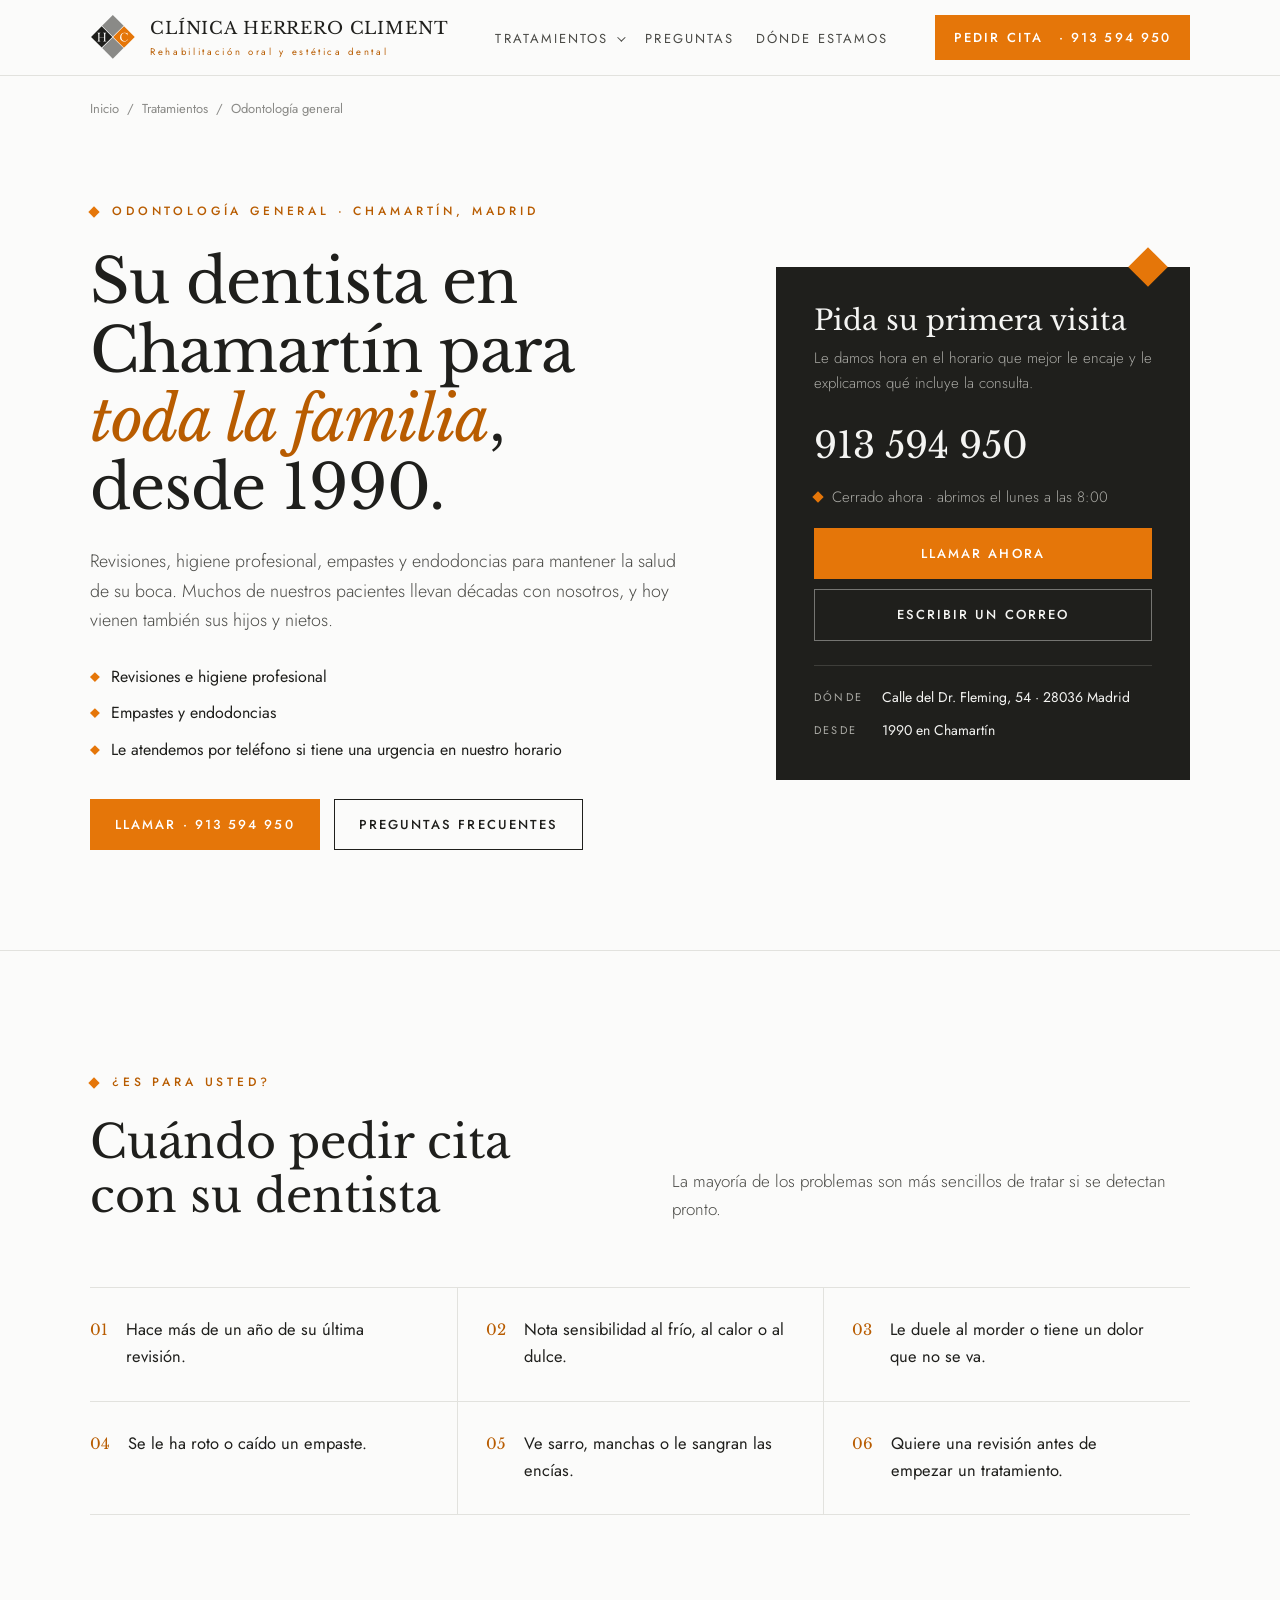
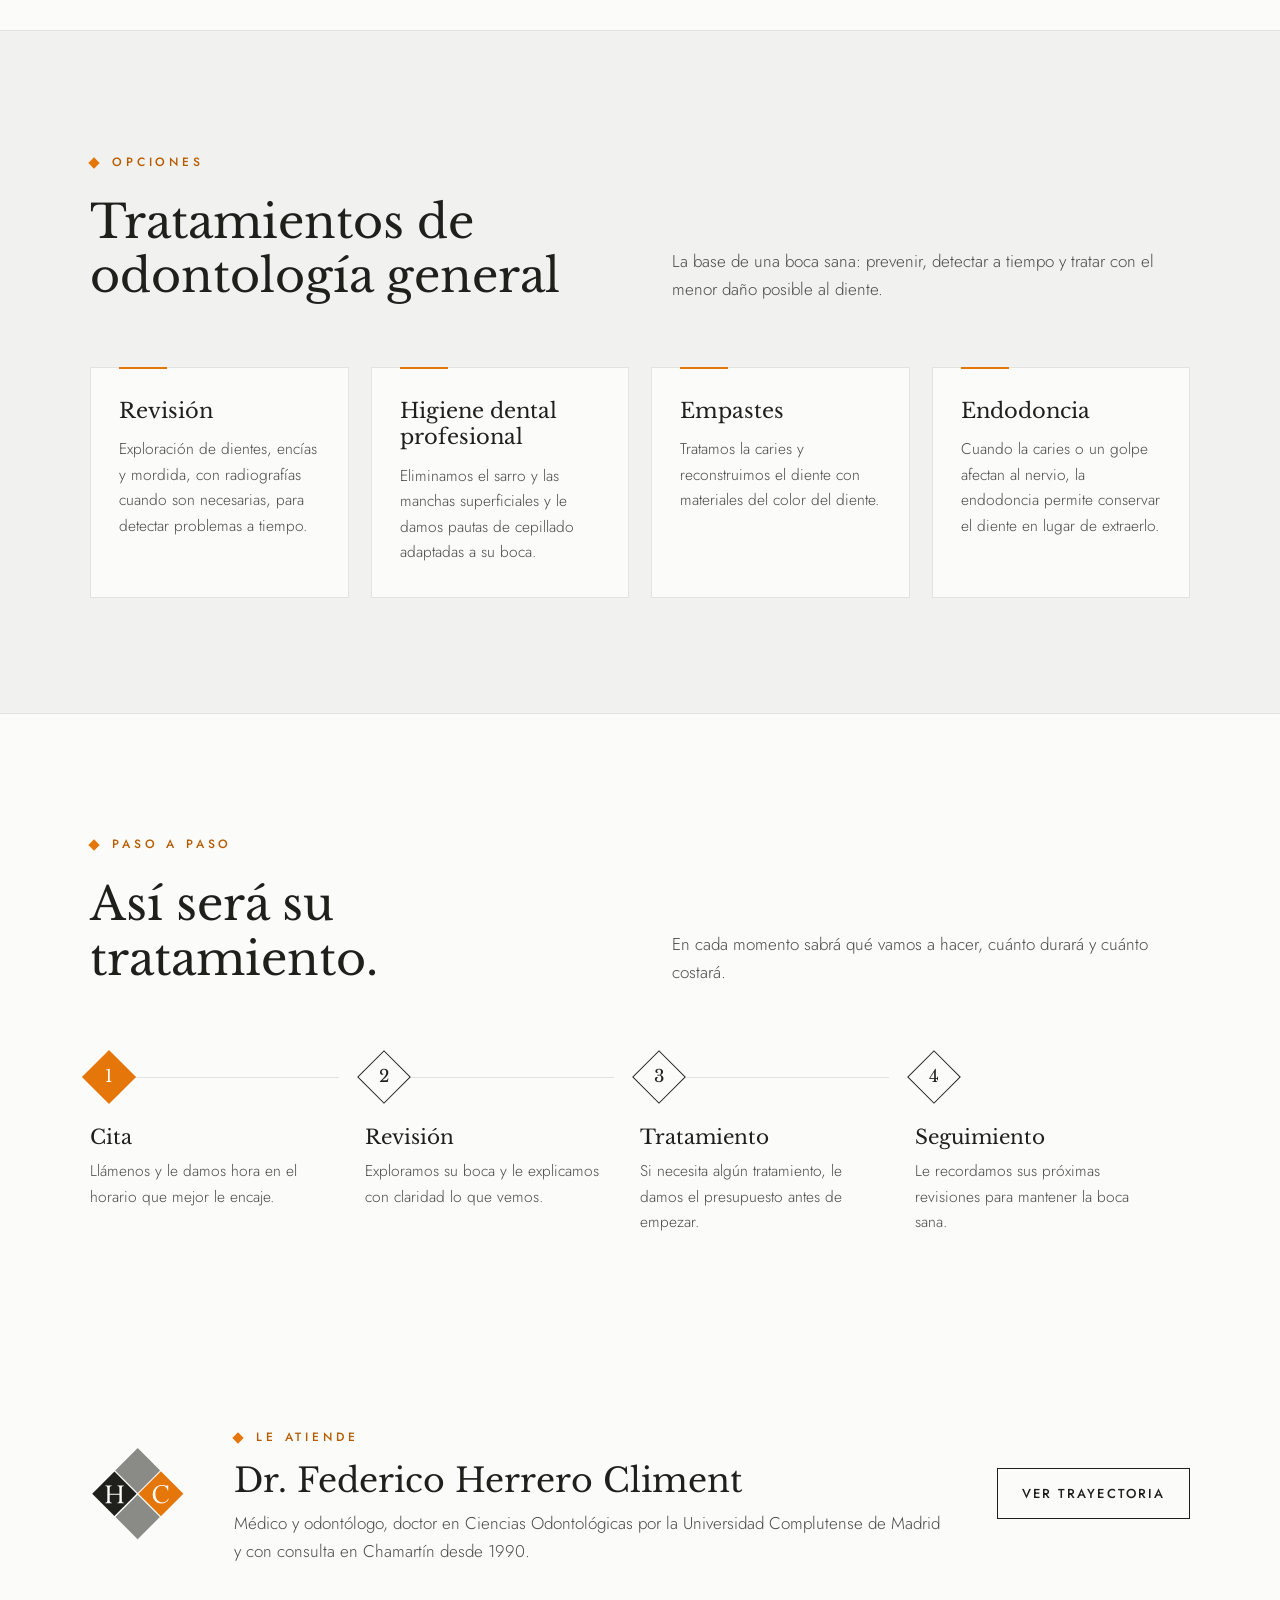
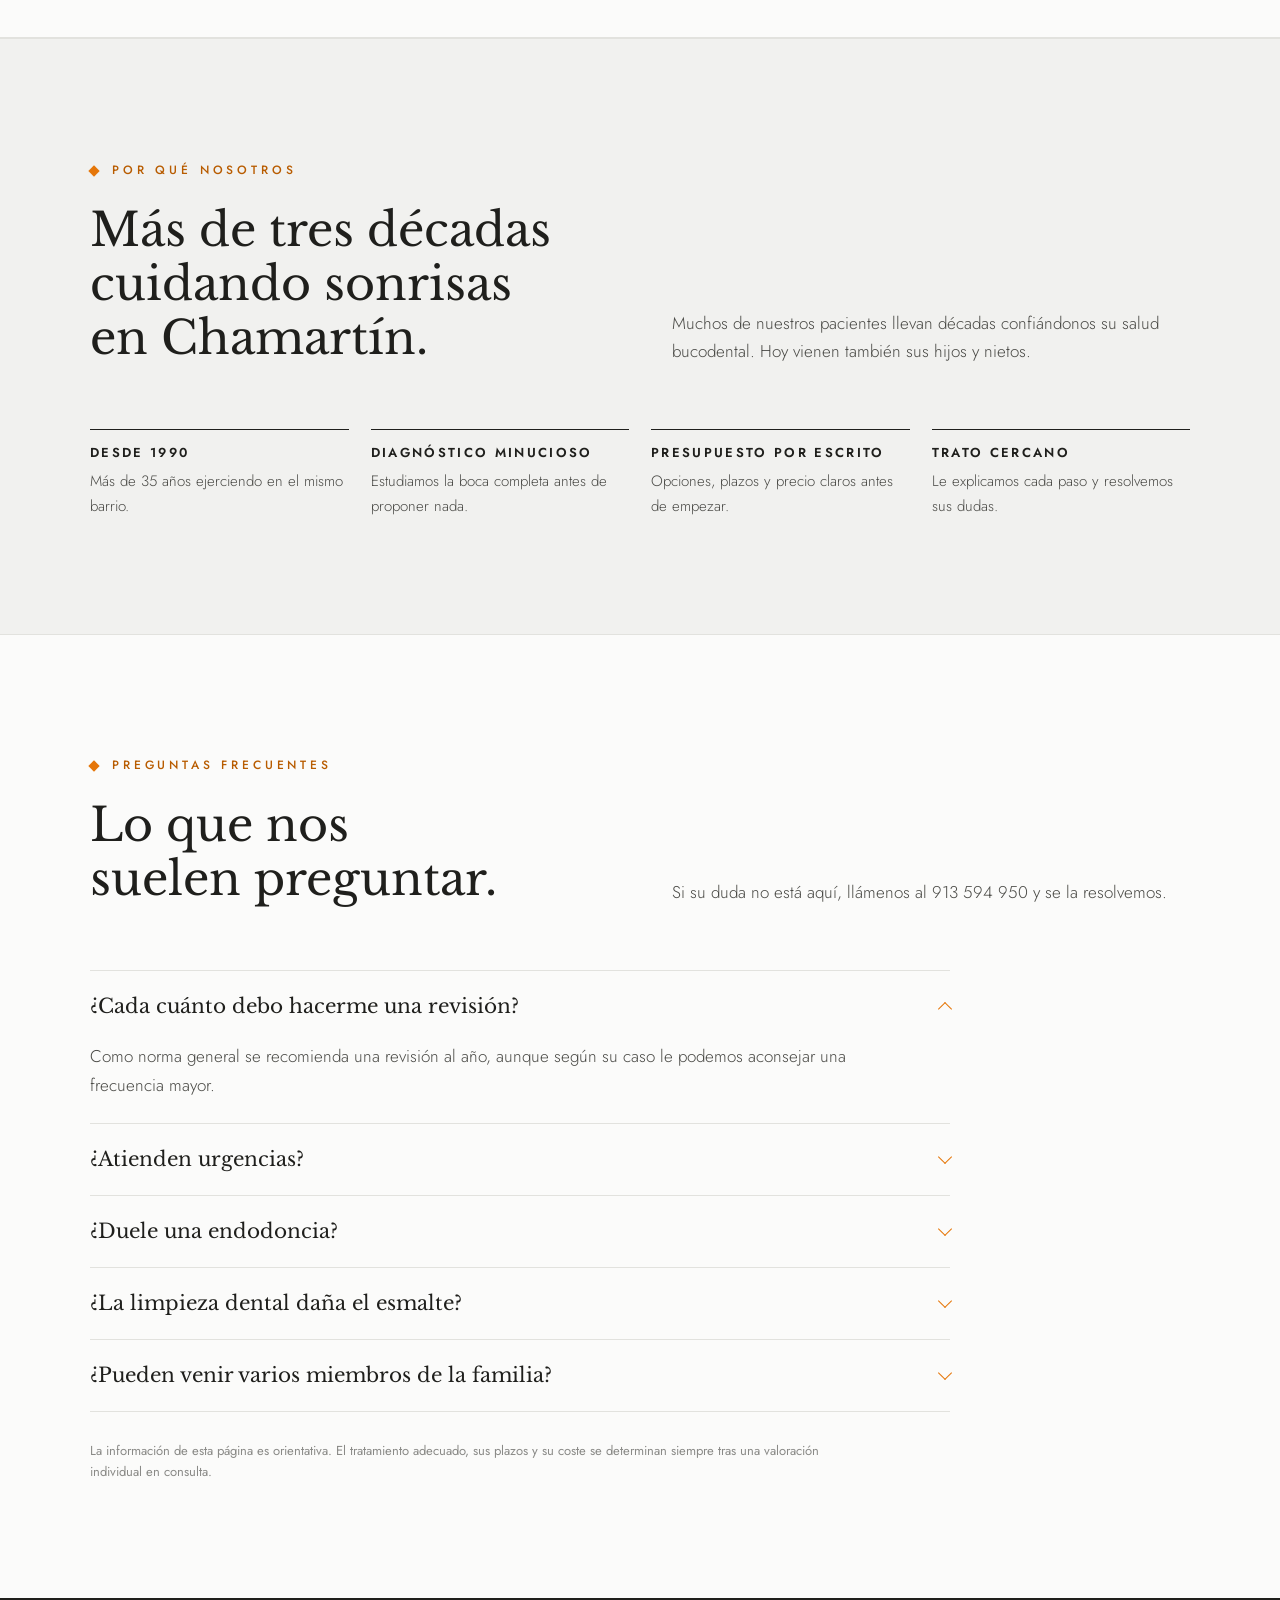
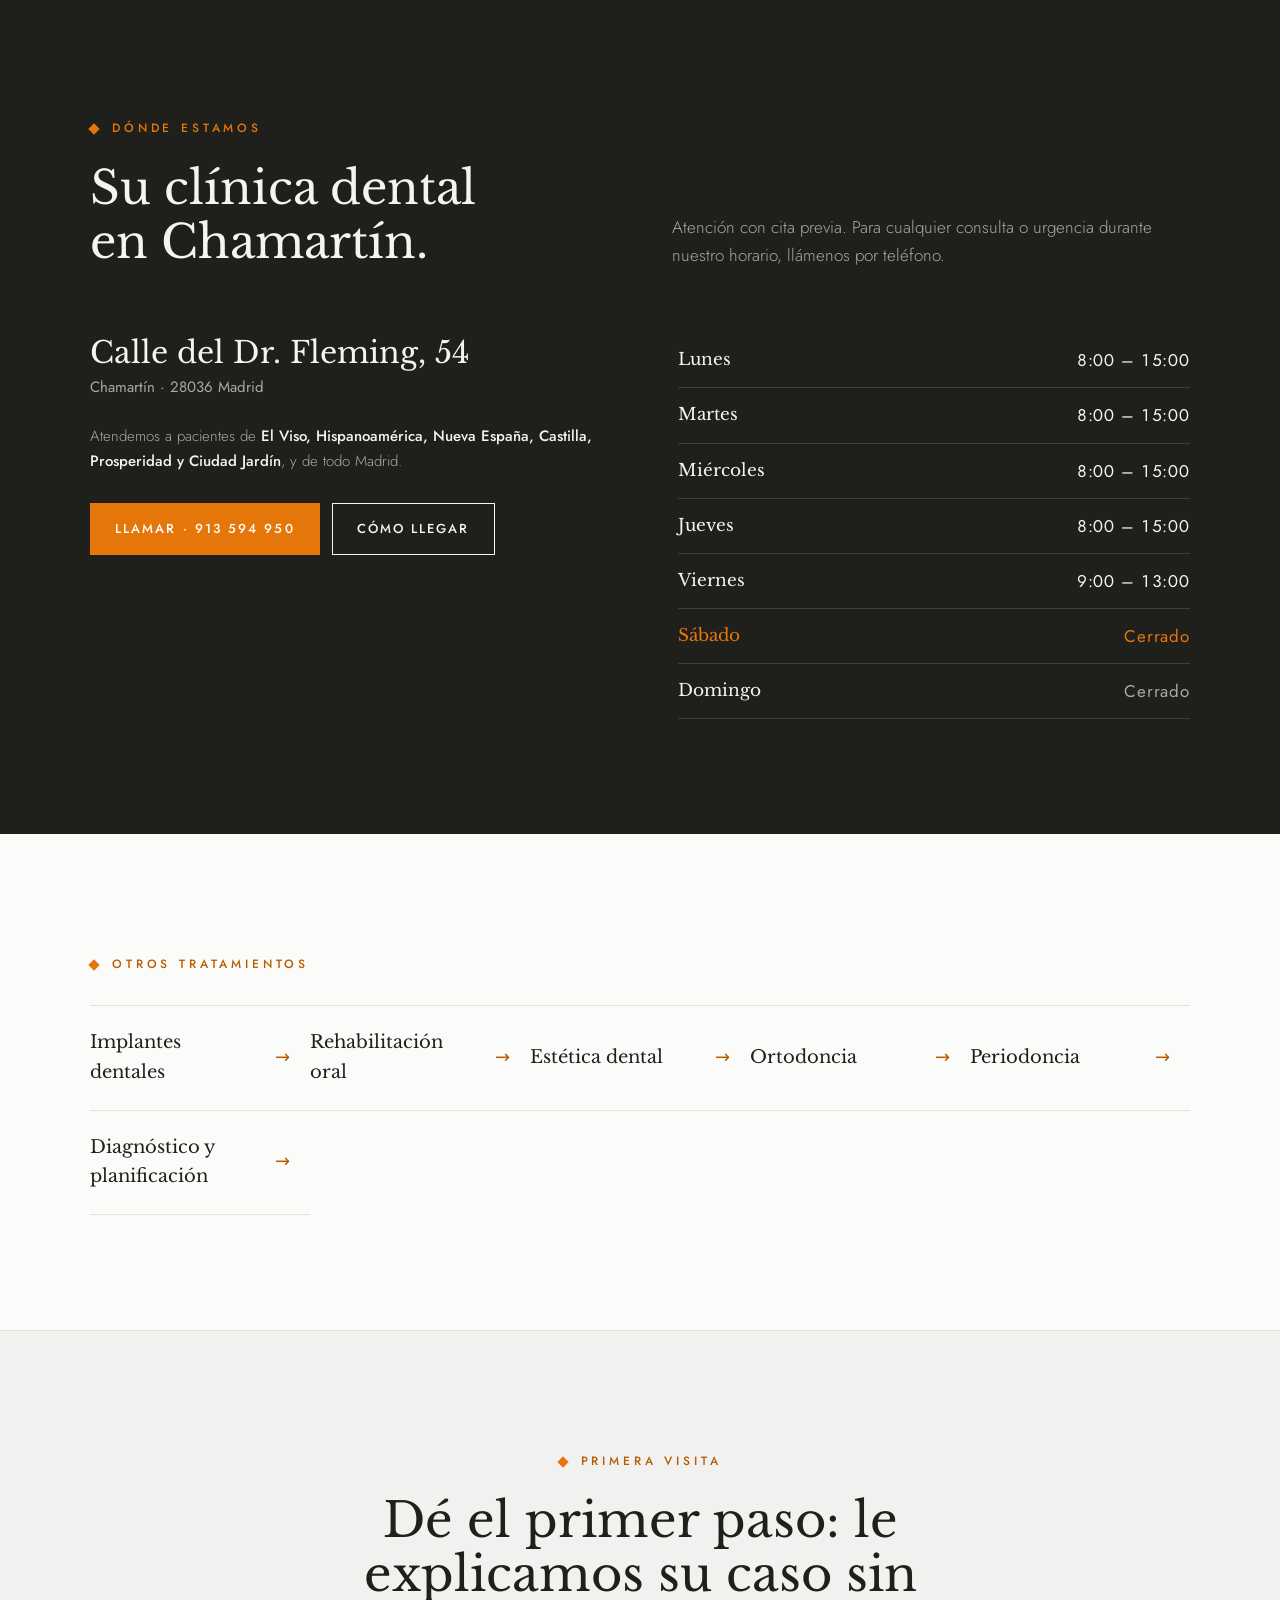
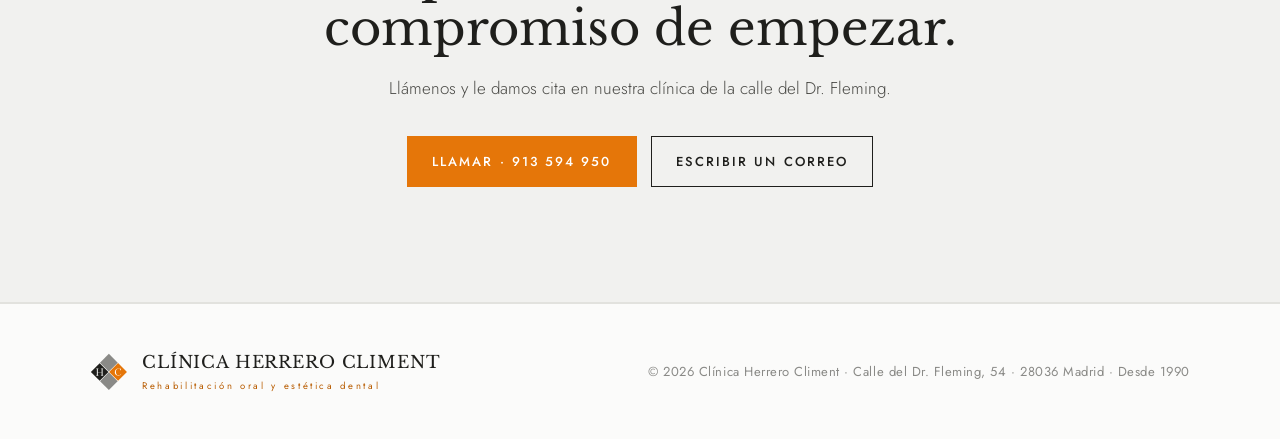
<file: dentista-chamartin.html>
<!doctype html>
<html lang="es">
<head>
<meta charset="utf-8">
<meta name="viewport" content="width=device-width, initial-scale=1, viewport-fit=cover">
<title>Dentista en Chamartín, Madrid | Revisiones, empastes y endodoncias | Clínica Herrero Climent</title>
<meta name="description" content="Dentista en Chamartín desde 1990: revisiones, higiene dental, empastes y endodoncias para toda la familia. Calle del Dr. Fleming, 54, Madrid. Tel. 913 594 950.">
<meta property="og:type" content="website">
<meta property="og:locale" content="es_ES">
<meta property="og:title" content="Dentista en Chamartín, Madrid | Revisiones, empastes y endodoncias | Clínica Herrero Climent">
<meta property="og:description" content="Dentista en Chamartín desde 1990: revisiones, higiene dental, empastes y endodoncias para toda la familia. Calle del Dr. Fleming, 54, Madrid. Tel. 913 594 950.">
<link rel="preconnect" href="https://fonts.googleapis.com">
<link rel="preconnect" href="https://fonts.gstatic.com" crossorigin>
<link rel="stylesheet" href="https://fonts.googleapis.com/css2?family=Libre+Baskerville:ital,wght@0,400;0,700;1,400&family=Jost:wght@300;400;500;600&display=swap">
<link rel="icon" href="favicon.svg" type="image/svg+xml">
<link rel="apple-touch-icon" href="apple-touch-icon.png">
<link rel="stylesheet" href="tratamientos.css">
<script type="application/ld+json">{"@context": "https://schema.org", "@type": "Dentist", "name": "Clínica Herrero Climent", "telephone": "+34913594950", "email": "clinica@fherrerocliment.net", "foundingDate": "1990", "address": {"@type": "PostalAddress", "streetAddress": "Calle del Dr. Fleming, 54", "addressLocality": "Madrid", "addressRegion": "Madrid", "postalCode": "28036", "addressCountry": "ES"}, "areaServed": ["Chamartín", "El Viso", "Hispanoamérica", "Nueva España", "Castilla", "Prosperidad", "Ciudad Jardín", "Madrid"], "openingHoursSpecification": [{"@type": "OpeningHoursSpecification", "dayOfWeek": ["Monday", "Tuesday", "Wednesday", "Thursday"], "opens": "08:00", "closes": "15:00"}, {"@type": "OpeningHoursSpecification", "dayOfWeek": "Friday", "opens": "09:00", "closes": "13:00"}], "availableService": {"@type": "MedicalProcedure", "name": "Odontología general"}, "employee": {"@type": "Person", "name": "Federico Herrero Climent", "honorificPrefix": "Dr.", "jobTitle": "Odontólogo", "alumniOf": [{"@type": "CollegeOrUniversity", "name": "Universidad de Alcalá"}, {"@type": "CollegeOrUniversity", "name": "Universidad Complutense de Madrid"}, {"@type": "CollegeOrUniversity", "name": "Universitat Politècnica de Catalunya"}], "memberOf": {"@type": "Organization", "name": "Sociedad Española de Periodoncia y Osteointegración (SEPA)"}}}</script>
<script type="application/ld+json">{"@context": "https://schema.org", "@type": "FAQPage", "mainEntity": [{"@type": "Question", "name": "¿Cada cuánto debo hacerme una revisión?", "acceptedAnswer": {"@type": "Answer", "text": "Como norma general se recomienda una revisión al año, aunque según su caso le podemos aconsejar una frecuencia mayor."}}, {"@type": "Question", "name": "¿Atienden urgencias?", "acceptedAnswer": {"@type": "Answer", "text": "Si tiene dolor o una urgencia dental durante nuestro horario, llámenos al 913 594 950 y haremos lo posible por atenderle cuanto antes."}}, {"@type": "Question", "name": "¿Duele una endodoncia?", "acceptedAnswer": {"@type": "Answer", "text": "Se realiza con anestesia local, por lo que durante el tratamiento no debería sentir dolor. Es normal notar el diente algo sensible los días siguientes."}}, {"@type": "Question", "name": "¿La limpieza dental daña el esmalte?", "acceptedAnswer": {"@type": "Answer", "text": "No. La higiene profesional elimina el sarro y la placa sin dañar el esmalte, y es una de las mejores formas de prevenir caries y problemas de encías."}}, {"@type": "Question", "name": "¿Pueden venir varios miembros de la familia?", "acceptedAnswer": {"@type": "Answer", "text": "Por supuesto. Atendemos a pacientes de todas las edades y muchas familias del barrio vienen a la clínica desde hace generaciones."}}]}</script>
</head>
<body>
<svg width="0" height="0" style="position:absolute" aria-hidden="true">
  <defs>
    <g id="hc-mark"><g transform="scale(2.69) translate(-297.5,-212.6)">
        <path class="tile t2" fill="var(--ink)" d="M 247.84 212.41 L 271.93 236.50 L 296.03 212.41 L 271.93 188.31 Z M 247.84 212.41 "/>
        <path class="tile t4" fill="var(--stone)" d="M 273.03 237.60 L 297.13 261.69 L 321.22 237.60 L 297.13 213.50 Z M 273.03 237.60 "/>
        <path class="tile t1" fill="var(--stone)" d="M 272.77 187.19 L 297.14 211.57 L 321.52 187.19 L 297.14 162.82 Z M 272.77 187.19 "/>
        <path class="tile t3" fill="var(--orange)" d="M 297.96 212.39 L 322.34 236.76 L 346.71 212.39 L 322.34 188.01 Z M 297.96 212.39 "/>
        <path fill="#ffffff" d="M 327.76 221.66 C 326.33 222.54 324.71 222.99 322.88 222.99 C 321.15 222.99 319.55 222.58 318.07 221.76 C 316.60 220.94 315.46 219.82 314.66 218.39 C 313.87 216.96 313.47 215.32 313.47 213.46 C 313.47 210.41 314.40 207.89 316.27 205.90 C 318.14 203.90 320.50 202.90 323.35 202.90 C 324.31 202.90 325.52 203.07 326.99 203.41 C 327.82 203.60 328.39 203.70 328.70 203.70 C 329.19 203.70 329.53 203.50 329.73 203.10 L 330.27 203.10 L 330.27 208.81 L 329.70 208.81 C 329.24 207.03 328.51 205.73 327.51 204.89 C 326.50 204.05 325.16 203.64 323.48 203.64 C 321.30 203.64 319.58 204.42 318.31 205.98 C 317.04 207.55 316.40 209.64 316.40 212.25 C 316.40 215.11 317.07 217.41 318.42 219.16 C 319.76 220.91 321.52 221.78 323.69 221.78 C 326.71 221.78 328.93 220.37 330.37 217.57 L 330.87 218.04 C 330.23 219.57 329.20 220.77 327.76 221.66 "/>
        <path fill="var(--paper)" d="M 282.13 203.82 C 281.31 203.82 280.73 204.05 280.41 204.50 C 280.10 204.96 279.94 205.76 279.94 206.91 L 279.94 218.99 C 279.94 220.15 280.10 220.95 280.41 221.39 C 280.73 221.84 281.31 222.06 282.13 222.06 L 282.13 222.62 L 275.20 222.62 L 275.20 222.06 C 276.06 222.06 276.64 221.84 276.92 221.39 C 277.22 220.95 277.36 220.14 277.36 218.99 L 277.36 213.37 L 266.82 213.37 L 266.82 218.99 C 266.82 220.13 266.98 220.93 267.30 221.39 C 267.63 221.84 268.21 222.06 269.06 222.06 L 269.06 222.62 L 262.06 222.62 L 262.06 222.06 C 262.91 222.06 263.49 221.83 263.80 221.37 C 264.10 220.92 264.26 220.12 264.26 218.99 L 264.26 206.91 C 264.26 205.73 264.10 204.91 263.79 204.48 C 263.47 204.04 262.90 203.82 262.06 203.82 L 262.06 203.26 L 269.06 203.26 L 269.06 203.82 C 268.21 203.82 267.63 204.06 267.30 204.53 C 266.98 205 266.82 205.79 266.82 206.91 L 266.82 212.42 L 277.36 212.42 L 277.36 206.91 C 277.36 205.72 277.21 204.91 276.91 204.48 C 276.60 204.04 276.03 203.82 275.20 203.82 L 275.20 203.26 L 282.13 203.26 Z M 282.13 203.82 "/>
      </g></g>
  </defs>
</svg>

<header class="top">
  <div class="wrap">
    <a class="brand" href="index.html" aria-label="Clínica Herrero Climent, inicio">
      <svg viewBox="-140 -140 280 280" aria-hidden="true"><use href="#hc-mark"/></svg>
      <span><span class="brand-name">Clínica Herrero Climent</span><span class="brand-sub">Rehabilitación oral y estética dental</span></span>
    </a>
    <nav aria-label="Principal">
      <ul>
        <li class="has-sub"><a href="index.html#tratamientos">Tratamientos</a>
          <div class="sub"><ul>
            <li><a href="implantes-dentales-chamartin.html">Implantes dentales</a></li>
            <li><a href="rehabilitacion-oral-chamartin.html">Rehabilitación oral</a></li>
            <li><a href="estetica-dental-chamartin.html">Estética dental</a></li>
            <li><a href="ortodoncia-chamartin.html">Ortodoncia</a></li>
            <li><a href="periodoncia-chamartin.html">Periodoncia</a></li>
            <li><a href="dentista-chamartin.html" aria-current="page">Odontología general</a></li>
            <li><a href="estudio-dental-chamartin.html">Diagnóstico y planificación</a></li>
          </ul></div>
        </li>
        <li><a href="#preguntas">Preguntas</a></li>
        <li><a href="#ubicacion">Dónde estamos</a></li>
      </ul>
    </nav>
    <a class="btn solid" href="tel:+34913594950">Pedir cita<span class="long">&nbsp;· 913 594 950</span></a>
  </div>
</header>

<main>
  <section class="hero">
    <div class="wrap">
      <p class="crumbs"><a href="index.html">Inicio</a><span>/</span><a href="index.html#tratamientos">Tratamientos</a><span>/</span>Odontología general</p>
      <div class="grid">
        <div>
          <span class="eyebrow">Odontología general · Chamartín, Madrid</span>
          <h1>Su dentista en Chamartín para <em>toda la familia</em>, desde 1990.</h1>
          <p class="lead">Revisiones, higiene profesional, empastes y endodoncias para mantener la salud de su boca. Muchos de nuestros pacientes llevan décadas con nosotros, y hoy vienen también sus hijos y nietos.</p>
          <ul class="checks">
<li>Revisiones e higiene profesional</li>
<li>Empastes y endodoncias</li>
<li>Le atendemos por teléfono si tiene una urgencia en nuestro horario</li>
          </ul>
          <div class="actions">
            <a class="btn solid" href="tel:+34913594950">Llamar · 913 594 950</a>
            <a class="btn" href="#preguntas">Preguntas frecuentes</a>
          </div>
        </div>
        <aside class="card" aria-label="Pedir cita">
          <h2>Pida su primera visita</h2>
          <p>Le damos hora en el horario que mejor le encaje y le explicamos qué incluye la consulta.</p>
          <a class="tel" href="tel:+34913594950">913 594 950</a>
          <p class="status" id="status" aria-live="polite">Lunes a jueves 8:00–15:00 · Viernes 9:00–13:00</p>
          <a class="btn solid" href="tel:+34913594950">Llamar ahora</a>
          <a class="btn ghost" href="mailto:clinica@fherrerocliment.net?subject=Solicitud%20de%20cita%20%C2%B7%20Odontolog%C3%ADa%20general">Escribir un correo</a>
          <dl>
            <dt>Dónde</dt><dd>Calle del Dr. Fleming, 54 · 28036 Madrid</dd>
            <dt>Desde</dt><dd>1990 en Chamartín</dd>
          </dl>
        </aside>
      </div>
    </div>
  </section>

  <section class="block">
    <div class="wrap">
      <div class="head">
        <div><span class="eyebrow">¿Es para usted?</span><h2>Cuándo pedir cita con su dentista</h2></div>
        <p>La mayoría de los problemas son más sencillos de tratar si se detectan pronto.</p>
      </div>
      <div class="signs">
<div class="sign"><b>01</b><p>Hace más de un año de su última revisión.</p></div>
<div class="sign"><b>02</b><p>Nota sensibilidad al frío, al calor o al dulce.</p></div>
<div class="sign"><b>03</b><p>Le duele al morder o tiene un dolor que no se va.</p></div>
<div class="sign"><b>04</b><p>Se le ha roto o caído un empaste.</p></div>
<div class="sign"><b>05</b><p>Ve sarro, manchas o le sangran las encías.</p></div>
<div class="sign"><b>06</b><p>Quiere una revisión antes de empezar un tratamiento.</p></div>
      </div>
    </div>
  </section>

  <section class="block alt">
    <div class="wrap">
      <div class="head">
        <div><span class="eyebrow">Opciones</span><h2>Tratamientos de odontología general</h2></div>
        <p>La base de una boca sana: prevenir, detectar a tiempo y tratar con el menor daño posible al diente.</p>
      </div>
      <div class="opts">
<article class="opt"><h3>Revisión</h3><p>Exploración de dientes, encías y mordida, con radiografías cuando son necesarias, para detectar problemas a tiempo.</p></article>
<article class="opt"><h3>Higiene dental profesional</h3><p>Eliminamos el sarro y las manchas superficiales y le damos pautas de cepillado adaptadas a su boca.</p></article>
<article class="opt"><h3>Empastes</h3><p>Tratamos la caries y reconstruimos el diente con materiales del color del diente.</p></article>
<article class="opt"><h3>Endodoncia</h3><p>Cuando la caries o un golpe afectan al nervio, la endodoncia permite conservar el diente en lugar de extraerlo.</p></article>
      </div>
    </div>
  </section>

  <section class="block">
    <div class="wrap">
      <div class="head">
        <div><span class="eyebrow">Paso a paso</span><h2>Así será su tratamiento.</h2></div>
        <p>En cada momento sabrá qué vamos a hacer, cuánto durará y cuánto costará.</p>
      </div>
      <div class="steps">
<div class="step"><div class="dot"><span><i>1</i></span></div><h3>Cita</h3><p>Llámenos y le damos hora en el horario que mejor le encaje.</p></div>
<div class="step"><div class="dot"><span><i>2</i></span></div><h3>Revisión</h3><p>Exploramos su boca y le explicamos con claridad lo que vemos.</p></div>
<div class="step"><div class="dot"><span><i>3</i></span></div><h3>Tratamiento</h3><p>Si necesita algún tratamiento, le damos el presupuesto antes de empezar.</p></div>
<div class="step"><div class="dot"><span><i>4</i></span></div><h3>Seguimiento</h3><p>Le recordamos sus próximas revisiones para mantener la boca sana.</p></div>
      </div>
    </div>
  </section>

  <section class="doc-strip">
    <div class="wrap">
      <svg class="doc-mark" viewBox="-140 -140 280 280" aria-hidden="true"><use href="#hc-mark"/></svg>
      <div>
        <span class="eyebrow">Le atiende</span>
        <h2>Dr. Federico Herrero Climent</h2>
        <p>Médico y odontólogo, doctor en Ciencias Odontológicas por la Universidad Complutense de Madrid y con consulta en Chamartín desde 1990.</p>
      </div>
      <a class="btn" href="index.html#doctor">Ver trayectoria</a>
    </div>
  </section>

  <section class="block alt">
    <div class="wrap">
      <div class="head">
        <div><span class="eyebrow">Por qué nosotros</span><h2>Más de tres décadas cuidando sonrisas en Chamartín.</h2></div>
        <p>Muchos de nuestros pacientes llevan décadas confiándonos su salud bucodental. Hoy vienen también sus hijos y nietos.</p>
      </div>
      <div class="why">
        <div><h3>Desde 1990</h3><p>Más de 35 años ejerciendo en el mismo barrio.</p></div>
        <div><h3>Diagnóstico minucioso</h3><p>Estudiamos la boca completa antes de proponer nada.</p></div>
        <div><h3>Presupuesto por escrito</h3><p>Opciones, plazos y precio claros antes de empezar.</p></div>
        <div><h3>Trato cercano</h3><p>Le explicamos cada paso y resolvemos sus dudas.</p></div>
      </div>
    </div>
  </section>

  <section class="block" id="preguntas">
    <div class="wrap">
      <div class="head">
        <div><span class="eyebrow">Preguntas frecuentes</span><h2>Lo que nos suelen preguntar.</h2></div>
        <p>Si su duda no está aquí, llámenos al 913 594 950 y se la resolvemos.</p>
      </div>
      <div class="faq">
<details open><summary>¿Cada cuánto debo hacerme una revisión?</summary><p>Como norma general se recomienda una revisión al año, aunque según su caso le podemos aconsejar una frecuencia mayor.</p></details>
<details><summary>¿Atienden urgencias?</summary><p>Si tiene dolor o una urgencia dental durante nuestro horario, llámenos al 913 594 950 y haremos lo posible por atenderle cuanto antes.</p></details>
<details><summary>¿Duele una endodoncia?</summary><p>Se realiza con anestesia local, por lo que durante el tratamiento no debería sentir dolor. Es normal notar el diente algo sensible los días siguientes.</p></details>
<details><summary>¿La limpieza dental daña el esmalte?</summary><p>No. La higiene profesional elimina el sarro y la placa sin dañar el esmalte, y es una de las mejores formas de prevenir caries y problemas de encías.</p></details>
<details><summary>¿Pueden venir varios miembros de la familia?</summary><p>Por supuesto. Atendemos a pacientes de todas las edades y muchas familias del barrio vienen a la clínica desde hace generaciones.</p></details>
      </div>
      <p class="legal">La información de esta página es orientativa. El tratamiento adecuado, sus plazos y su coste se determinan siempre tras una valoración individual en consulta.</p>
    </div>
  </section>

  <section class="block local" id="ubicacion">
    <div class="wrap">
      <div class="head">
        <div><span class="eyebrow">Dónde estamos</span><h2>Su clínica dental en Chamartín.</h2></div>
        <p>Atención con cita previa. Para cualquier consulta o urgencia durante nuestro horario, llámenos por teléfono.</p>
      </div>
      <div class="local-grid">
        <div>
          <p class="addr">Calle del Dr. Fleming, 54<small>Chamartín · 28036 Madrid</small></p>
          <p class="barrios">Atendemos a pacientes de <strong>El Viso, Hispanoamérica, Nueva España, Castilla, Prosperidad y Ciudad Jardín</strong>, y de todo Madrid.</p>
          <div class="actions">
            <a class="btn solid" href="tel:+34913594950">Llamar · 913 594 950</a>
            <a class="btn" href="https://www.google.com/maps/search/?api=1&amp;query=Calle+del+Dr.+Fleming+54+28036+Madrid" target="_blank" rel="noopener">Cómo llegar</a>
          </div>
        </div>
        <table class="hours">
          <tbody>
            <tr data-d="1"><th scope="row">Lunes</th><td>8:00 – 15:00</td></tr>
            <tr data-d="2"><th scope="row">Martes</th><td>8:00 – 15:00</td></tr>
            <tr data-d="3"><th scope="row">Miércoles</th><td>8:00 – 15:00</td></tr>
            <tr data-d="4"><th scope="row">Jueves</th><td>8:00 – 15:00</td></tr>
            <tr data-d="5"><th scope="row">Viernes</th><td>9:00 – 13:00</td></tr>
            <tr data-d="6" class="closed"><th scope="row">Sábado</th><td>Cerrado</td></tr>
            <tr data-d="0" class="closed"><th scope="row">Domingo</th><td>Cerrado</td></tr>
          </tbody>
        </table>
      </div>
    </div>
  </section>

  <section class="block">
    <div class="wrap">
      <div class="head" style="margin-bottom:28px">
        <div><span class="eyebrow">Otros tratamientos</span></div>
      </div>
      <div class="related">
<a href="implantes-dentales-chamartin.html">Implantes dentales</a>
<a href="rehabilitacion-oral-chamartin.html">Rehabilitación oral</a>
<a href="estetica-dental-chamartin.html">Estética dental</a>
<a href="ortodoncia-chamartin.html">Ortodoncia</a>
<a href="periodoncia-chamartin.html">Periodoncia</a>
<a href="estudio-dental-chamartin.html">Diagnóstico y planificación</a>
      </div>
    </div>
  </section>

  <section class="block alt cta">
    <div class="wrap">
      <span class="eyebrow">Primera visita</span>
      <h2>Dé el primer paso: le explicamos su caso sin compromiso de empezar.</h2>
      <p>Llámenos y le damos cita en nuestra clínica de la calle del Dr. Fleming.</p>
      <div class="actions">
        <a class="btn solid" href="tel:+34913594950">Llamar · 913 594 950</a>
        <a class="btn" href="mailto:clinica@fherrerocliment.net?subject=Solicitud%20de%20cita%20%C2%B7%20Odontolog%C3%ADa%20general">Escribir un correo</a>
      </div>
    </div>
  </section>
</main>

<footer>
  <div class="wrap">
    <a class="brand" href="index.html" aria-label="Volver al inicio">
      <svg viewBox="-140 -140 280 280" aria-hidden="true"><use href="#hc-mark"/></svg>
      <span><span class="brand-name">Clínica Herrero Climent</span><span class="brand-sub">Rehabilitación oral y estética dental</span></span>
    </a>
    <small>© <span id="yr">2026</span> Clínica Herrero Climent · Calle del Dr. Fleming, 54 · 28036 Madrid · Desde 1990</small>
  </div>
</footer>

<div class="callbar">
  <a class="btn solid" href="tel:+34913594950">Llamar · 913 594 950</a>
  <a class="btn" href="mailto:clinica@fherrerocliment.net?subject=Solicitud%20de%20cita%20%C2%B7%20Odontolog%C3%ADa%20general">Correo</a>
</div>

<script>
(function(){
  var now;
  try{
    var p=new Intl.DateTimeFormat('en-GB',{timeZone:'Europe/Madrid',weekday:'short',hour:'2-digit',minute:'2-digit',year:'numeric',hour12:false}).formatToParts(new Date());
    var g=function(t){return (p.find(function(x){return x.type===t})||{}).value};
    now={d:{Sun:0,Mon:1,Tue:2,Wed:3,Thu:4,Fri:5,Sat:6}[g('weekday')],h:+g('hour')%24,m:+g('minute'),y:+g('year')};
  }catch(e){var d=new Date();now={d:d.getDay(),h:d.getHours(),m:d.getMinutes(),y:d.getFullYear()}}
  var yr=document.getElementById('yr');if(yr)yr.textContent=now.y;
  var sched={1:[480,900],2:[480,900],3:[480,900],4:[480,900],5:[540,780]};
  var row=document.querySelector('.hours tr[data-d="'+now.d+'"]');if(row)row.classList.add('today');
  var st=document.getElementById('status');if(!st)return;
  var t=now.h*60+now.m,s=sched[now.d],fmt=function(x){return Math.floor(x/60)+':'+String(x%60).padStart(2,'0')};
  if(s&&t>=s[0]&&t<s[1]){st.textContent='Abierto ahora · hasta las '+fmt(s[1]);st.className='status open'}
  else if(s&&t<s[0]){st.textContent='Hoy abrimos a las '+fmt(s[0]);st.className='status closed'}
  else{var n=now.d,i=0;do{n=(n+1)%7;i++}while(!sched[n]&&i<7);
    var names=['domingo','lunes','martes','miércoles','jueves','viernes','sábado'];
    st.textContent='Cerrado ahora · abrimos el '+names[n]+' a las '+fmt(sched[n][0]);st.className='status closed'}
})();
</script>
</body>
</html>
</file>
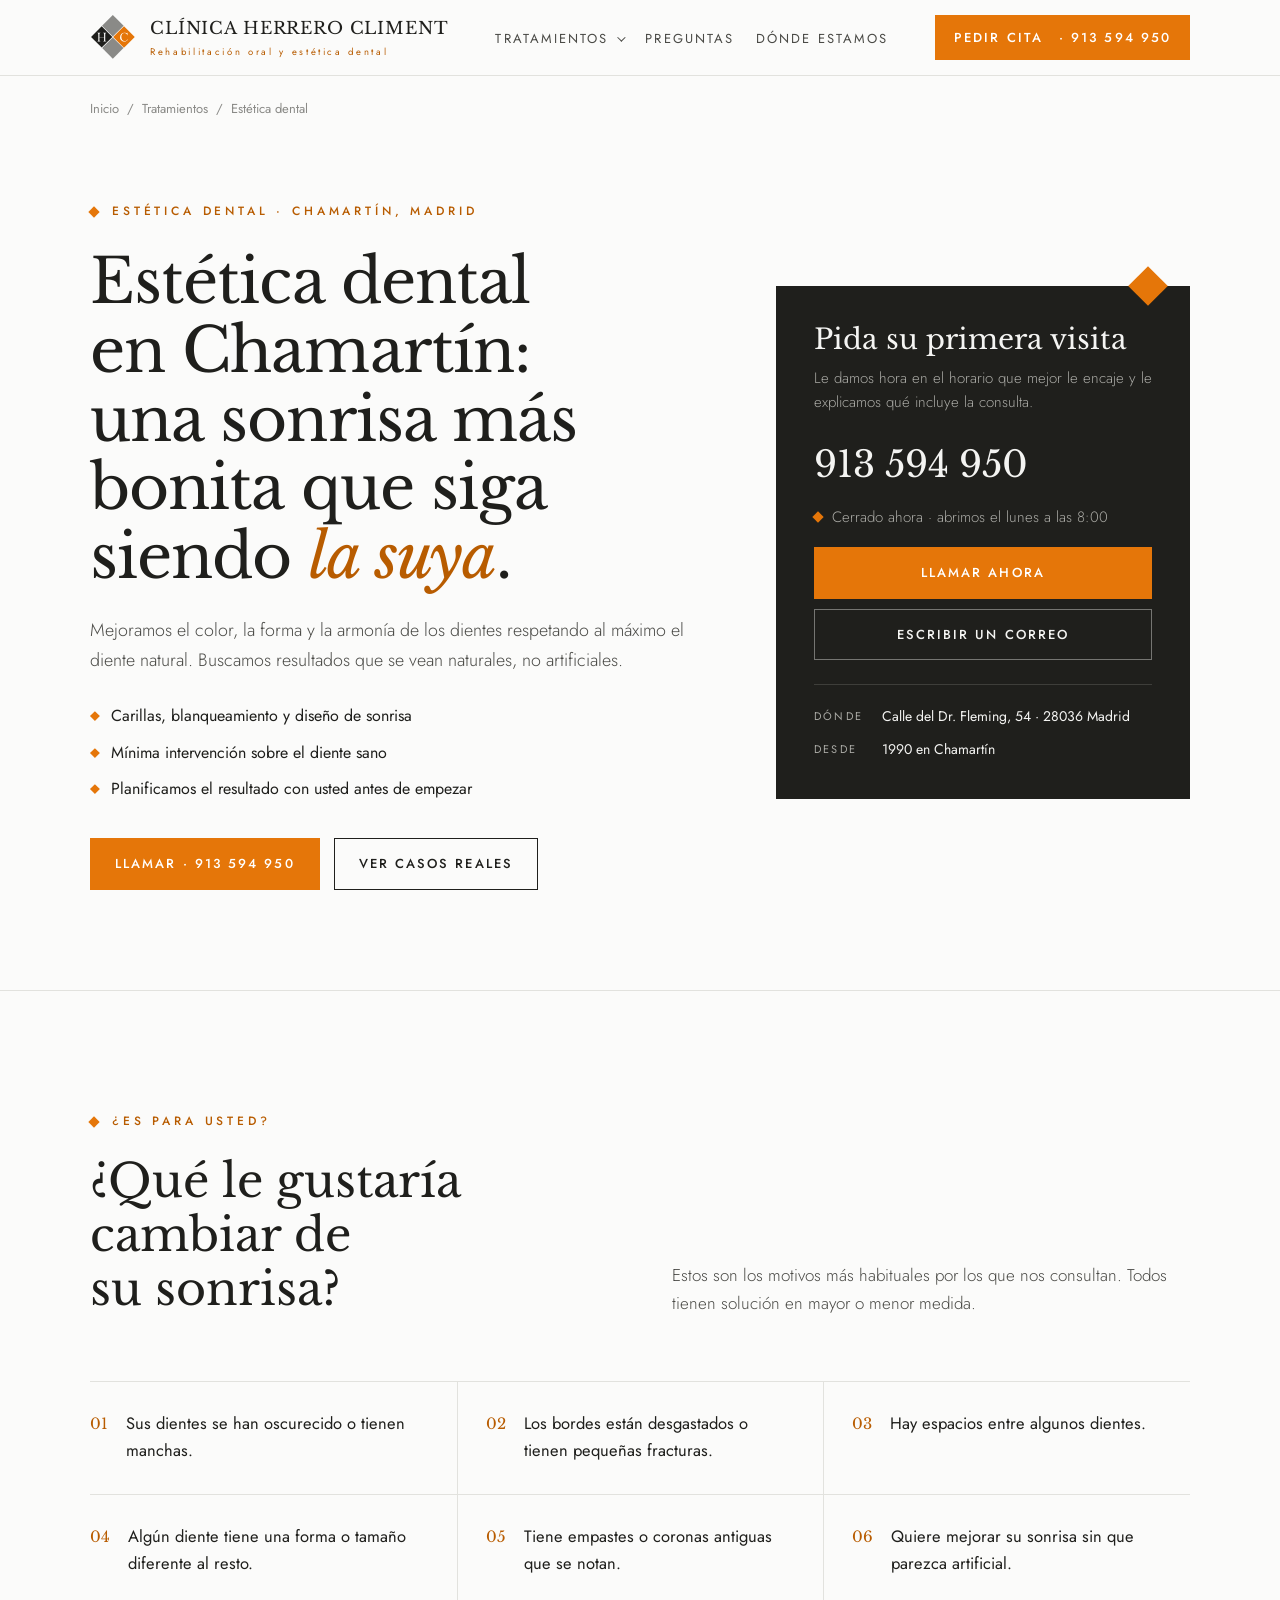
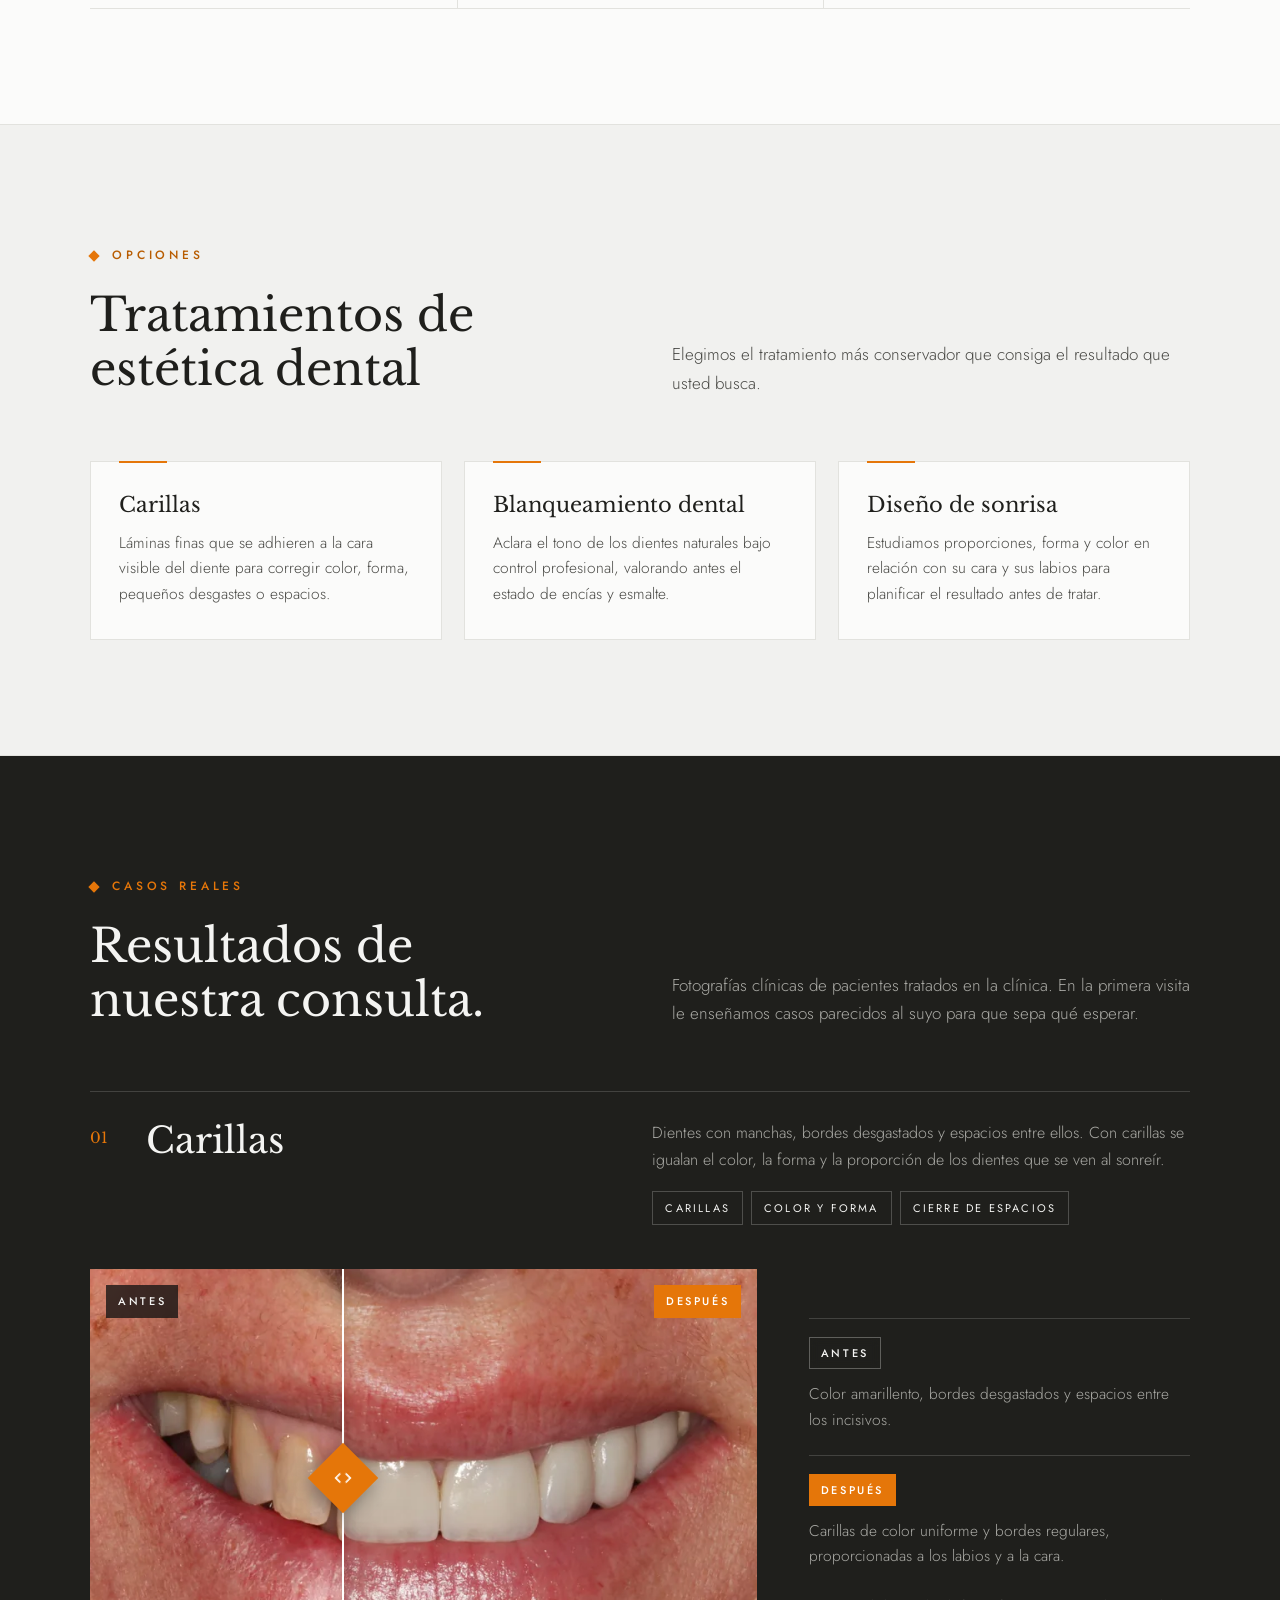
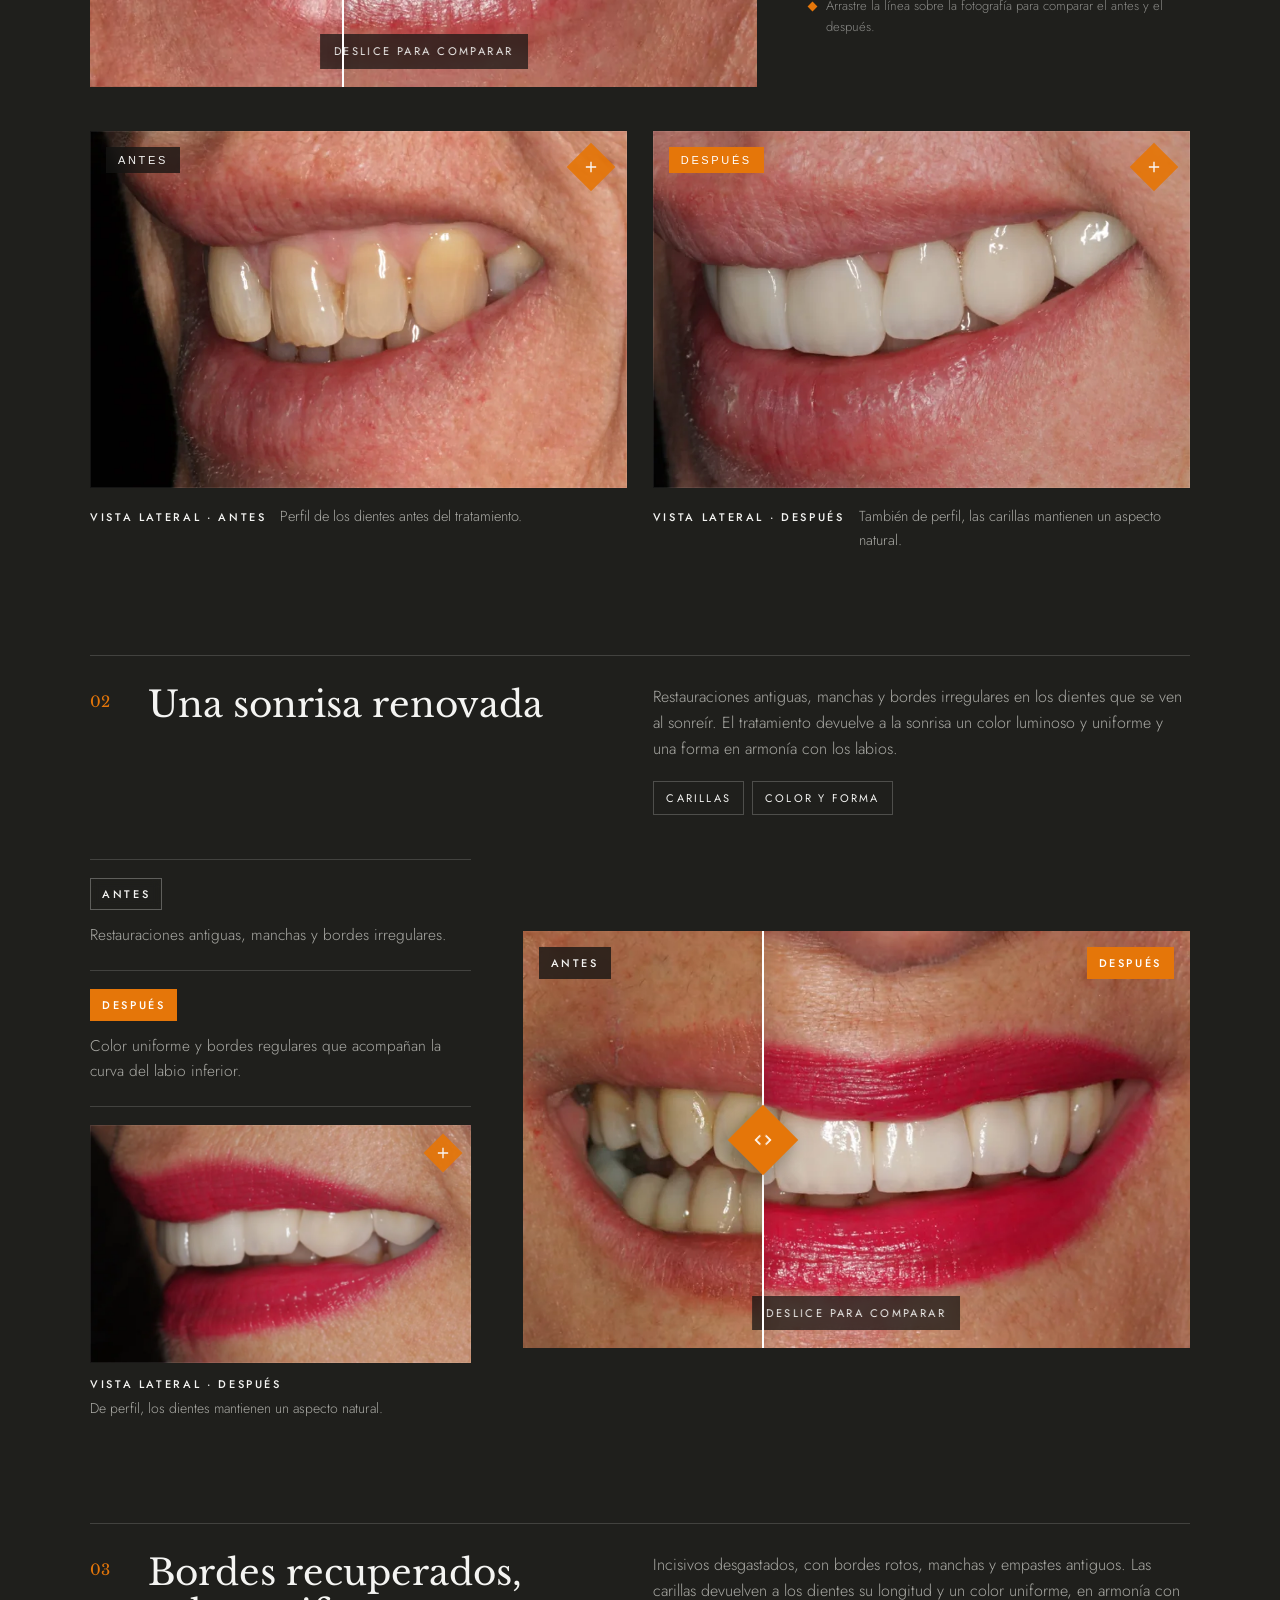
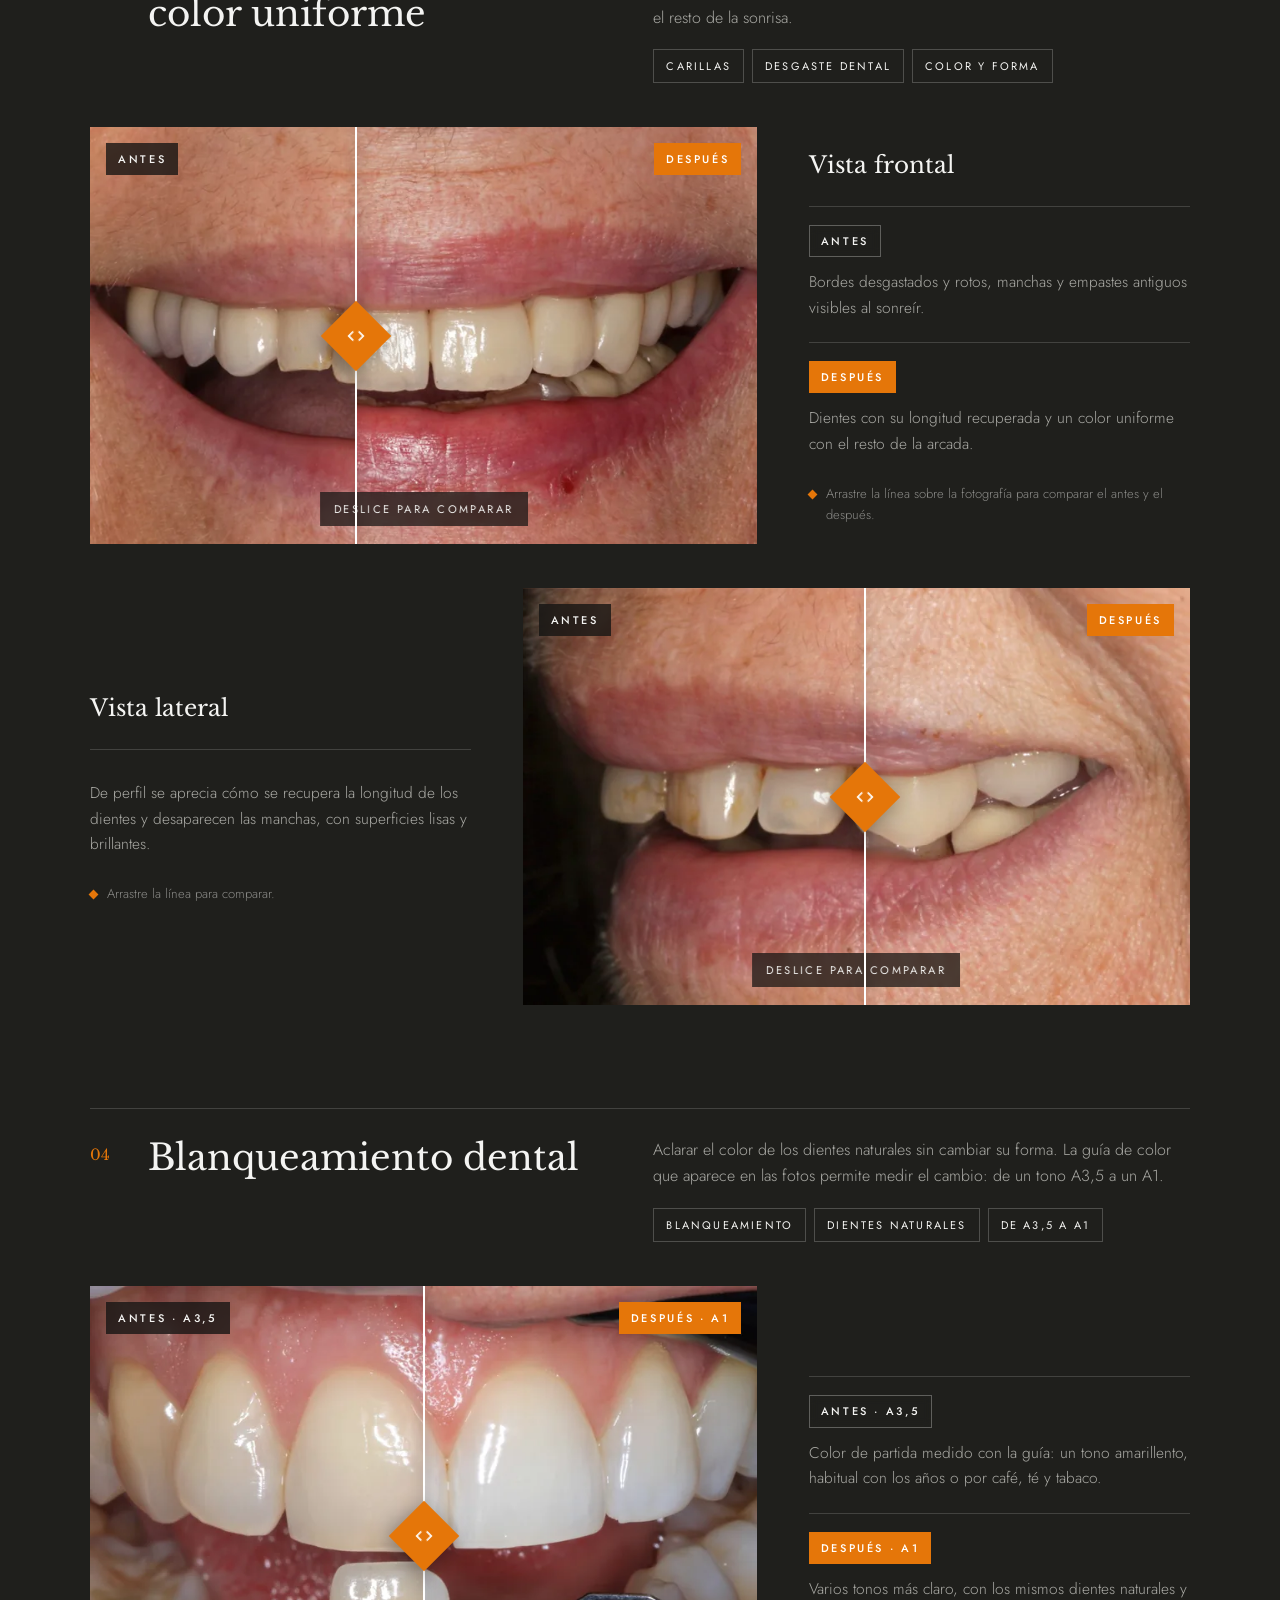
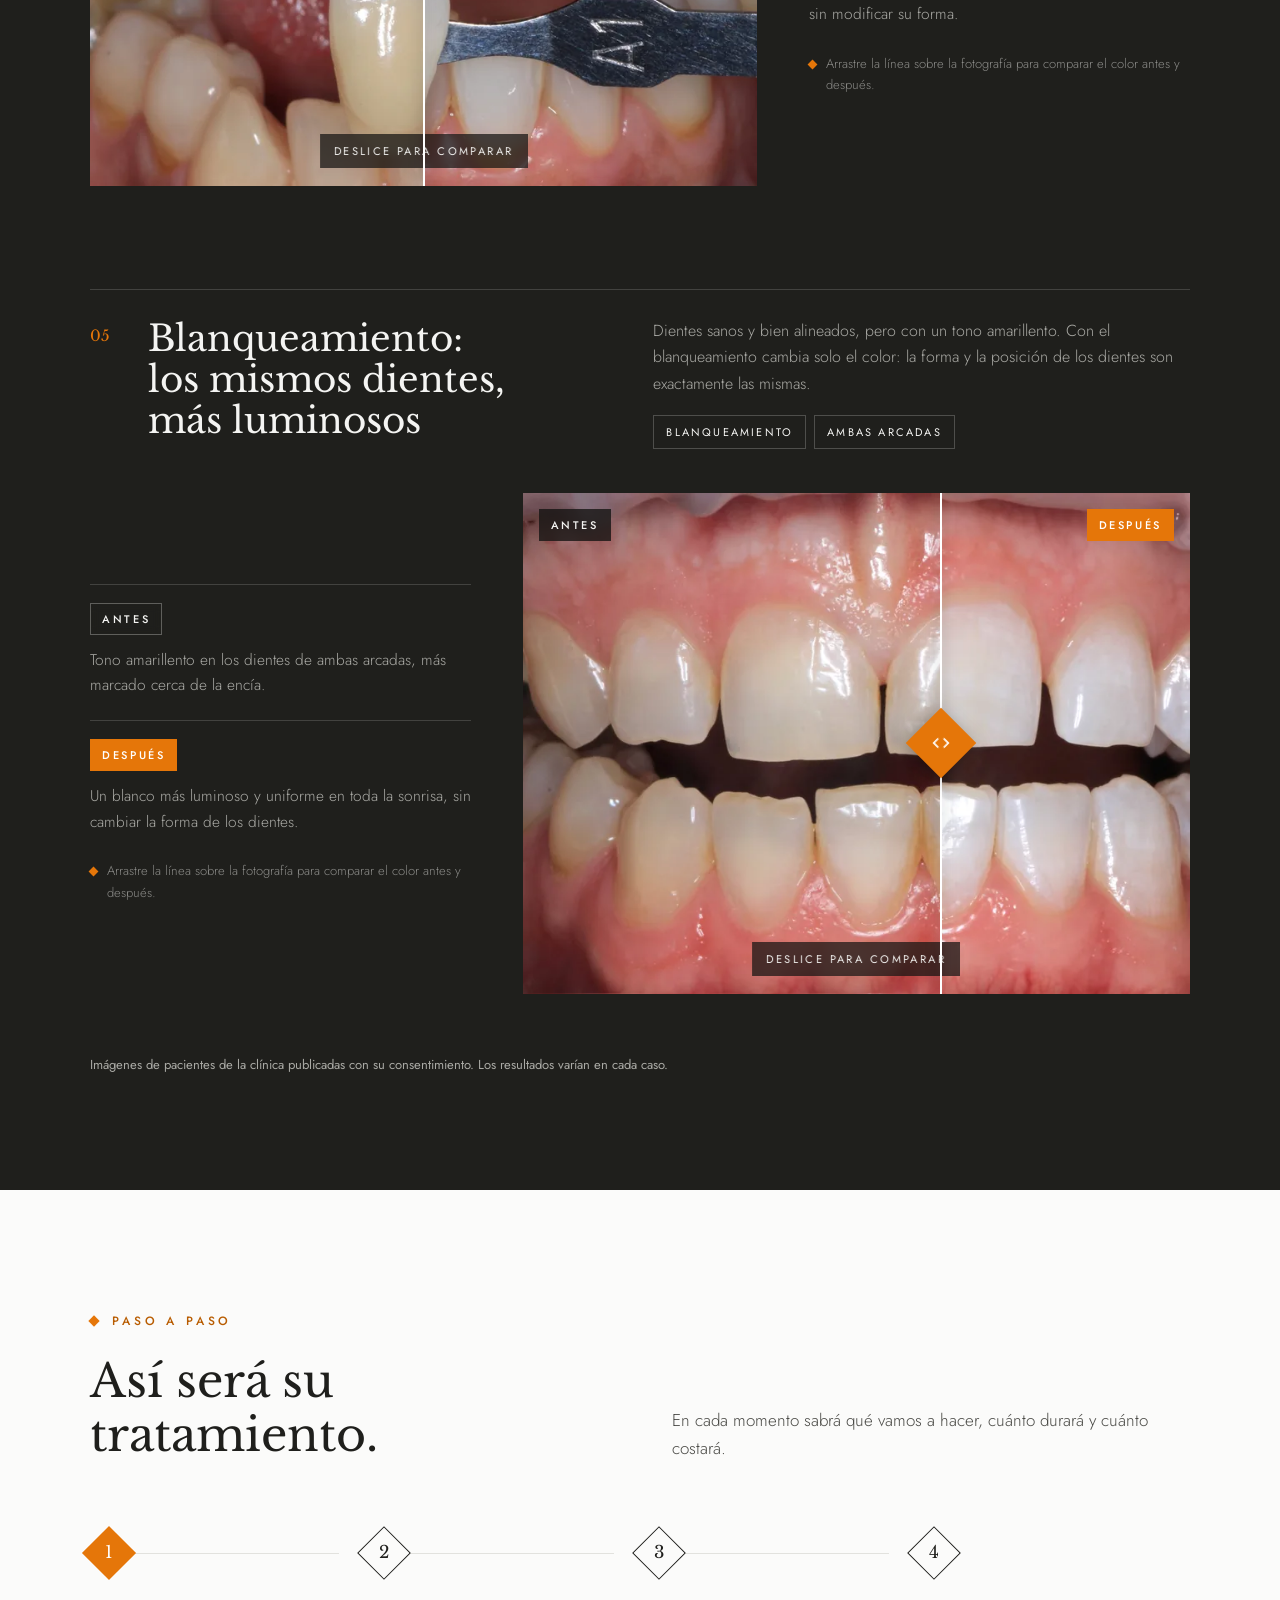
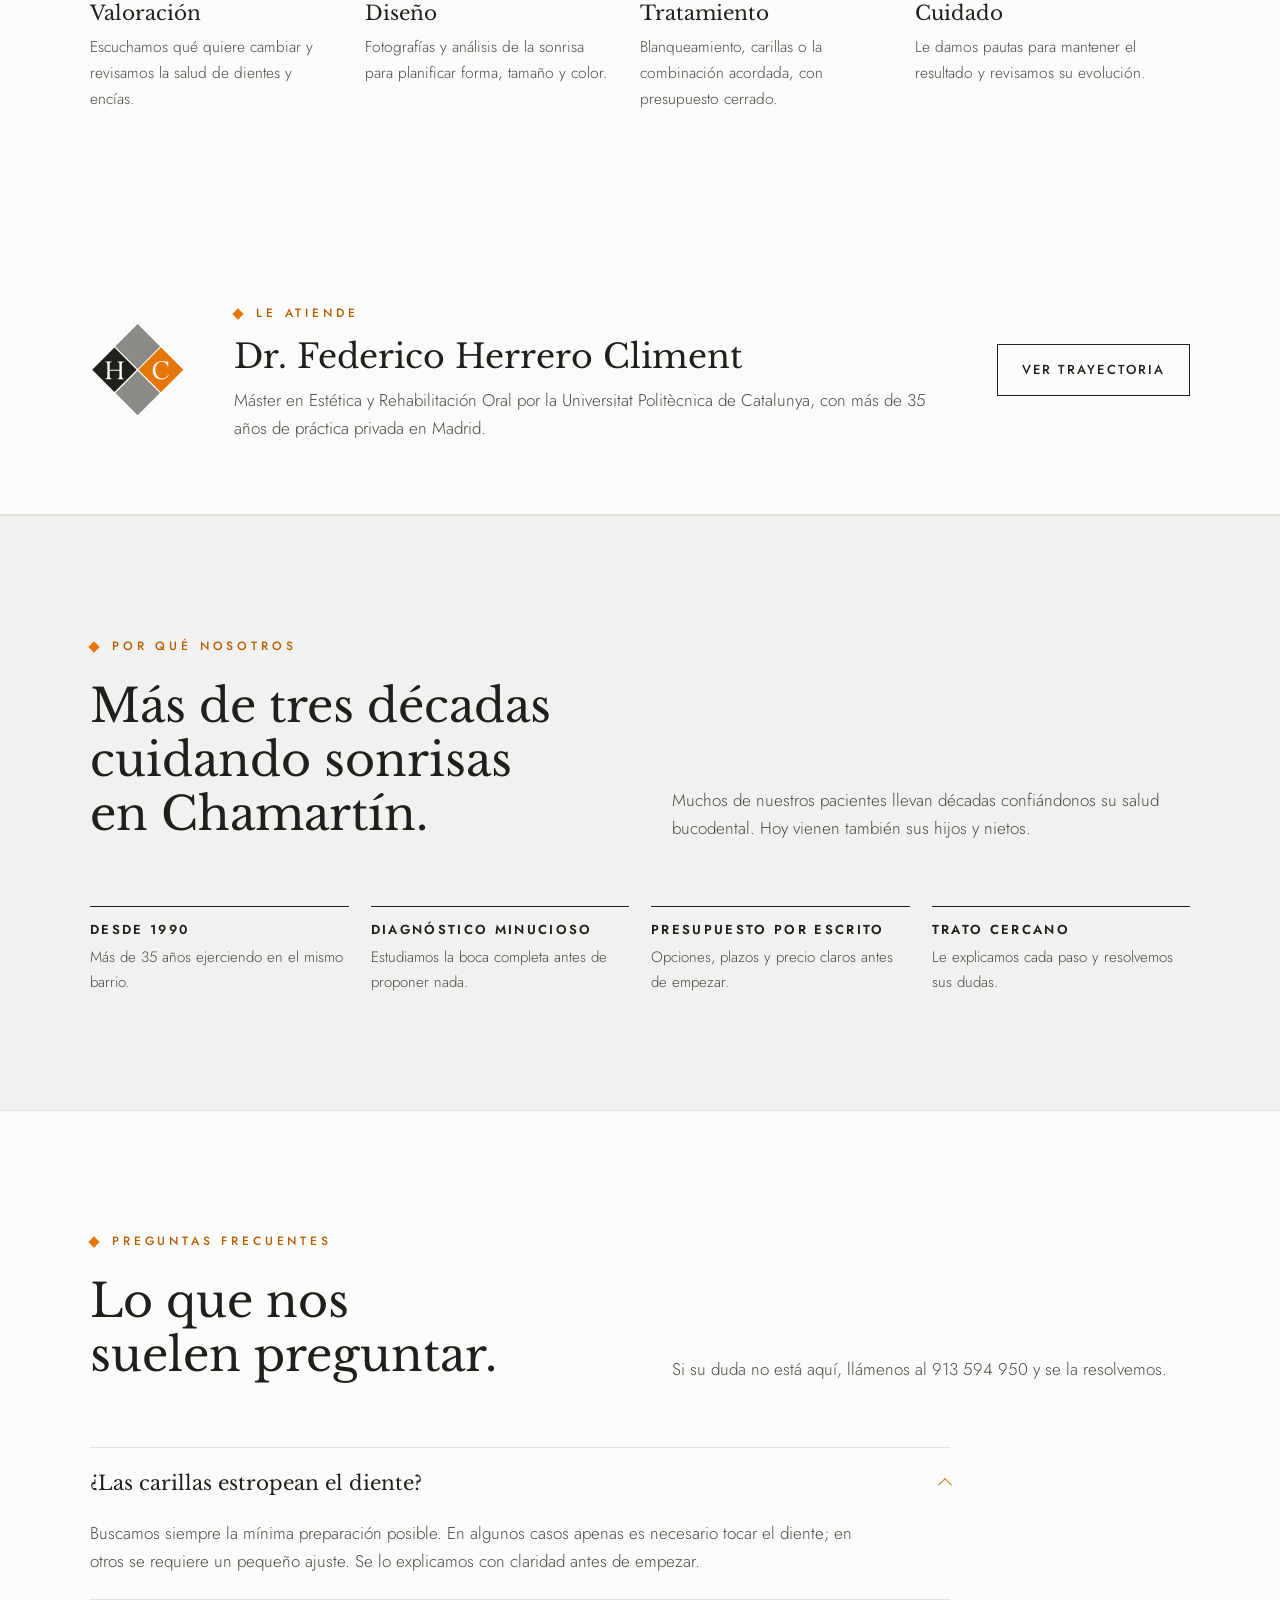
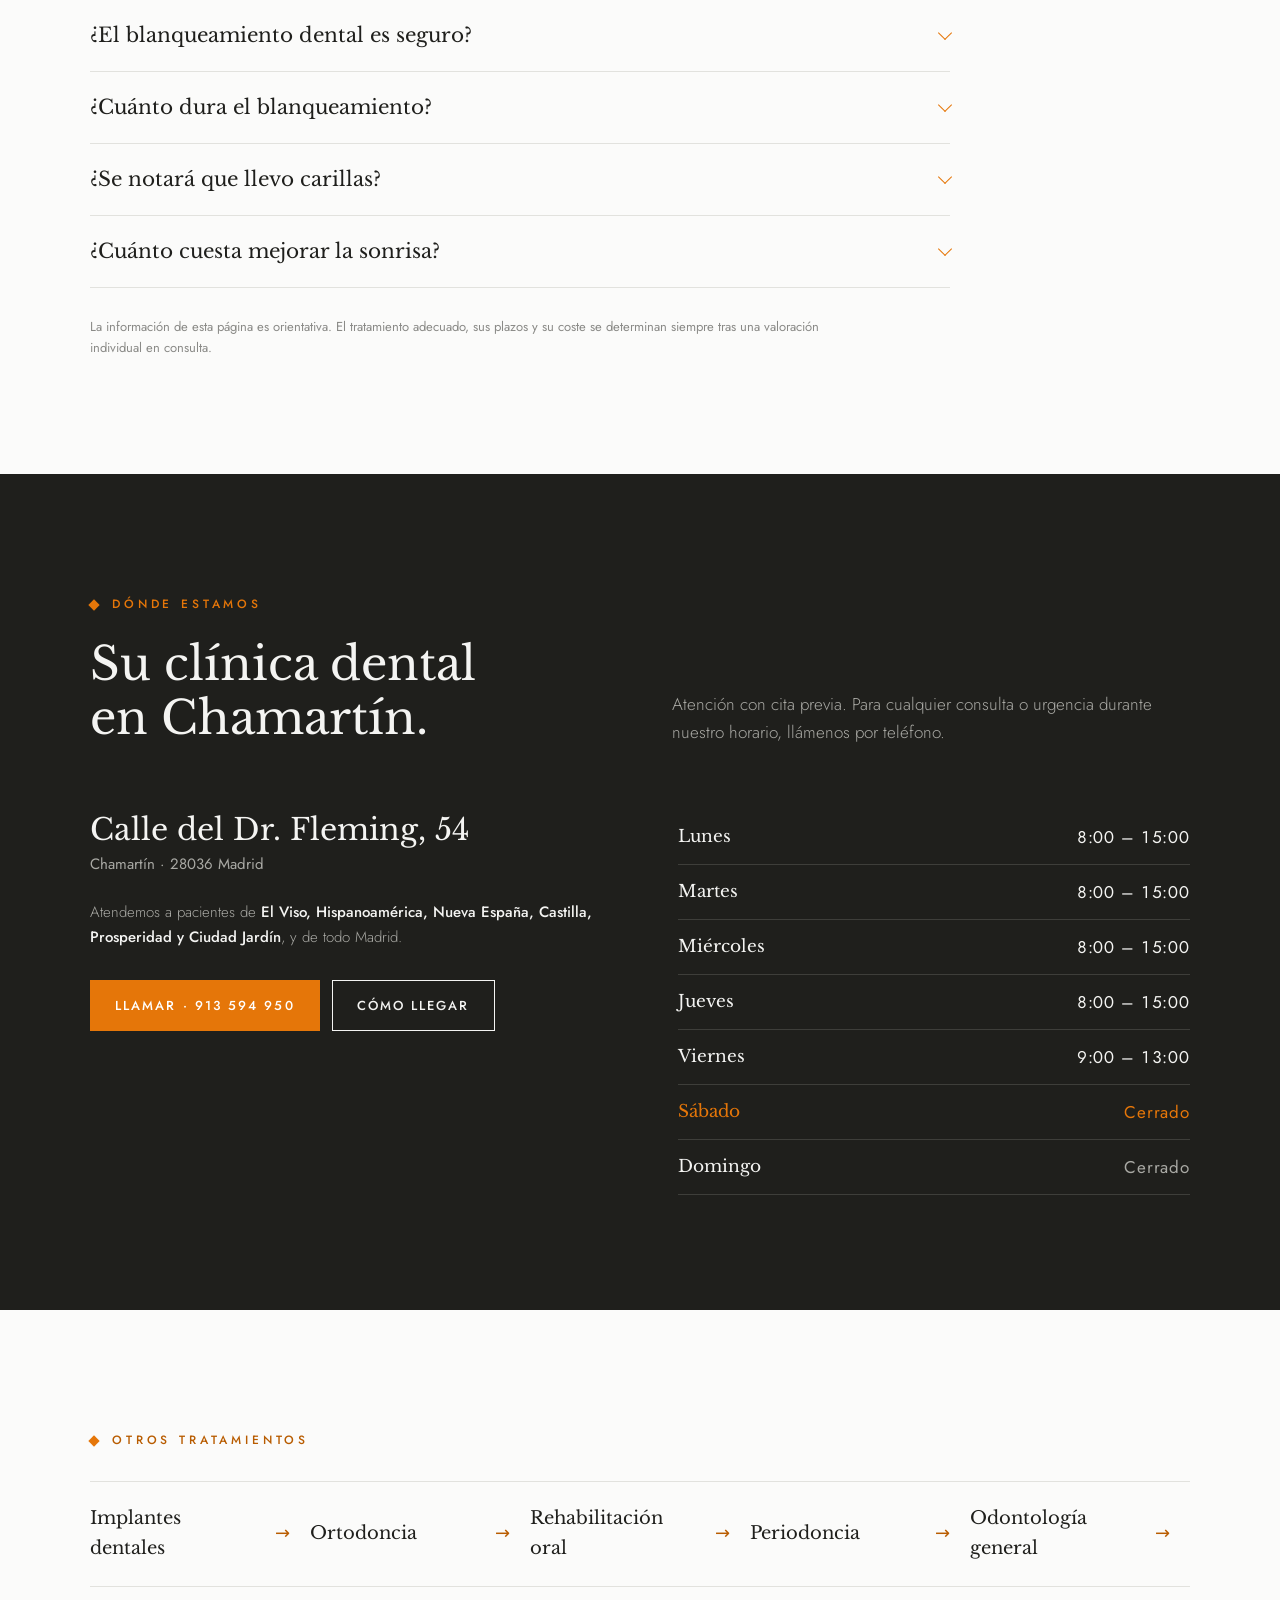
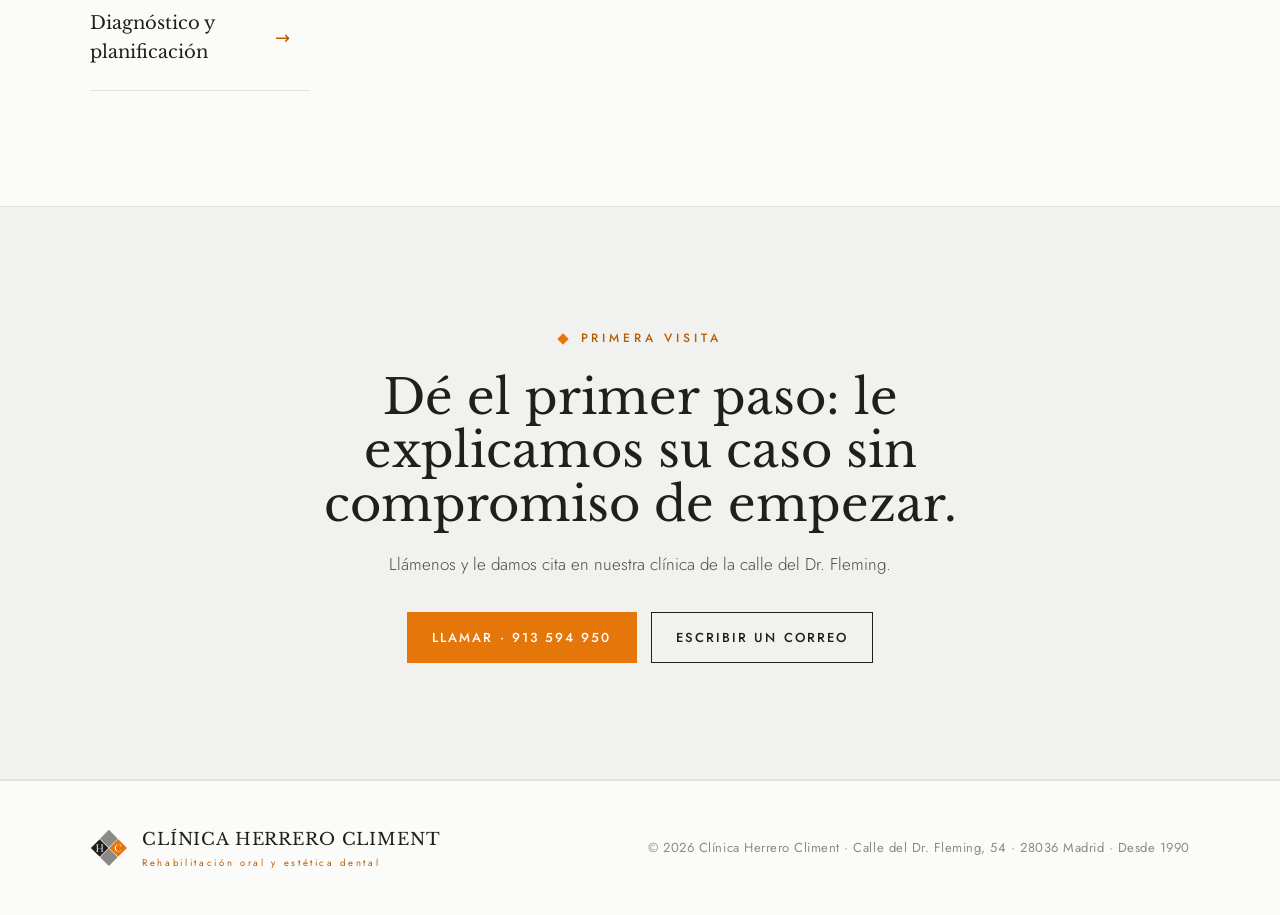
<file: estetica-dental-chamartin.html>
<!doctype html>
<html lang="es">
<head>
<meta charset="utf-8">
<meta name="viewport" content="width=device-width, initial-scale=1, viewport-fit=cover">
<title>Estética dental en Chamartín: carillas y blanqueamiento | Clínica Herrero Climent</title>
<meta name="description" content="Estética dental en Chamartín: carillas, blanqueamiento dental y diseño de sonrisa con resultados naturales. Calle del Dr. Fleming, 54, Madrid. Tel. 913 594 950.">
<meta property="og:type" content="website">
<meta property="og:locale" content="es_ES">
<meta property="og:title" content="Estética dental en Chamartín: carillas y blanqueamiento | Clínica Herrero Climent">
<meta property="og:description" content="Estética dental en Chamartín: carillas, blanqueamiento dental y diseño de sonrisa con resultados naturales. Calle del Dr. Fleming, 54, Madrid. Tel. 913 594 950.">
<link rel="preconnect" href="https://fonts.googleapis.com">
<link rel="preconnect" href="https://fonts.gstatic.com" crossorigin>
<link rel="stylesheet" href="https://fonts.googleapis.com/css2?family=Libre+Baskerville:ital,wght@0,400;0,700;1,400&family=Jost:wght@300;400;500;600&display=swap">
<link rel="icon" href="favicon.svg" type="image/svg+xml">
<link rel="apple-touch-icon" href="apple-touch-icon.png">
<link rel="stylesheet" href="tratamientos.css">
<script type="application/ld+json">{"@context": "https://schema.org", "@type": "Dentist", "name": "Clínica Herrero Climent", "telephone": "+34913594950", "email": "clinica@fherrerocliment.net", "foundingDate": "1990", "address": {"@type": "PostalAddress", "streetAddress": "Calle del Dr. Fleming, 54", "addressLocality": "Madrid", "addressRegion": "Madrid", "postalCode": "28036", "addressCountry": "ES"}, "areaServed": ["Chamartín", "El Viso", "Hispanoamérica", "Nueva España", "Castilla", "Prosperidad", "Ciudad Jardín", "Madrid"], "openingHoursSpecification": [{"@type": "OpeningHoursSpecification", "dayOfWeek": ["Monday", "Tuesday", "Wednesday", "Thursday"], "opens": "08:00", "closes": "15:00"}, {"@type": "OpeningHoursSpecification", "dayOfWeek": "Friday", "opens": "09:00", "closes": "13:00"}], "availableService": {"@type": "MedicalProcedure", "name": "Estética dental"}, "employee": {"@type": "Person", "name": "Federico Herrero Climent", "honorificPrefix": "Dr.", "jobTitle": "Odontólogo", "alumniOf": [{"@type": "CollegeOrUniversity", "name": "Universidad de Alcalá"}, {"@type": "CollegeOrUniversity", "name": "Universidad Complutense de Madrid"}, {"@type": "CollegeOrUniversity", "name": "Universitat Politècnica de Catalunya"}], "memberOf": {"@type": "Organization", "name": "Sociedad Española de Periodoncia y Osteointegración (SEPA)"}}}</script>
<script type="application/ld+json">{"@context": "https://schema.org", "@type": "FAQPage", "mainEntity": [{"@type": "Question", "name": "¿Las carillas estropean el diente?", "acceptedAnswer": {"@type": "Answer", "text": "Buscamos siempre la mínima preparación posible. En algunos casos apenas es necesario tocar el diente; en otros se requiere un pequeño ajuste. Se lo explicamos con claridad antes de empezar."}}, {"@type": "Question", "name": "¿El blanqueamiento dental es seguro?", "acceptedAnswer": {"@type": "Answer", "text": "Realizado y supervisado por un profesional, tras comprobar que dientes y encías están sanos, es un tratamiento seguro. Puede aparecer sensibilidad temporal, que suele desaparecer al terminar."}}, {"@type": "Question", "name": "¿Cuánto dura el blanqueamiento?", "acceptedAnswer": {"@type": "Answer", "text": "Depende de sus hábitos: el café, el té, el vino o el tabaco hacen que el color vuelva antes. Le indicaremos cómo mantenerlo."}}, {"@type": "Question", "name": "¿Se notará que llevo carillas?", "acceptedAnswer": {"@type": "Answer", "text": "El objetivo es que no. Elegimos forma y color para que encajen con el resto de sus dientes y con sus rasgos."}}, {"@type": "Question", "name": "¿Cuánto cuesta mejorar la sonrisa?", "acceptedAnswer": {"@type": "Answer", "text": "Depende del tratamiento y del número de dientes. Tras la valoración le entregamos un presupuesto cerrado por escrito."}}]}</script>
</head>
<body>
<svg width="0" height="0" style="position:absolute" aria-hidden="true">
  <defs>
    <g id="hc-mark"><g transform="scale(2.69) translate(-297.5,-212.6)">
        <path class="tile t2" fill="var(--ink)" d="M 247.84 212.41 L 271.93 236.50 L 296.03 212.41 L 271.93 188.31 Z M 247.84 212.41 "/>
        <path class="tile t4" fill="var(--stone)" d="M 273.03 237.60 L 297.13 261.69 L 321.22 237.60 L 297.13 213.50 Z M 273.03 237.60 "/>
        <path class="tile t1" fill="var(--stone)" d="M 272.77 187.19 L 297.14 211.57 L 321.52 187.19 L 297.14 162.82 Z M 272.77 187.19 "/>
        <path class="tile t3" fill="var(--orange)" d="M 297.96 212.39 L 322.34 236.76 L 346.71 212.39 L 322.34 188.01 Z M 297.96 212.39 "/>
        <path fill="#ffffff" d="M 327.76 221.66 C 326.33 222.54 324.71 222.99 322.88 222.99 C 321.15 222.99 319.55 222.58 318.07 221.76 C 316.60 220.94 315.46 219.82 314.66 218.39 C 313.87 216.96 313.47 215.32 313.47 213.46 C 313.47 210.41 314.40 207.89 316.27 205.90 C 318.14 203.90 320.50 202.90 323.35 202.90 C 324.31 202.90 325.52 203.07 326.99 203.41 C 327.82 203.60 328.39 203.70 328.70 203.70 C 329.19 203.70 329.53 203.50 329.73 203.10 L 330.27 203.10 L 330.27 208.81 L 329.70 208.81 C 329.24 207.03 328.51 205.73 327.51 204.89 C 326.50 204.05 325.16 203.64 323.48 203.64 C 321.30 203.64 319.58 204.42 318.31 205.98 C 317.04 207.55 316.40 209.64 316.40 212.25 C 316.40 215.11 317.07 217.41 318.42 219.16 C 319.76 220.91 321.52 221.78 323.69 221.78 C 326.71 221.78 328.93 220.37 330.37 217.57 L 330.87 218.04 C 330.23 219.57 329.20 220.77 327.76 221.66 "/>
        <path fill="var(--paper)" d="M 282.13 203.82 C 281.31 203.82 280.73 204.05 280.41 204.50 C 280.10 204.96 279.94 205.76 279.94 206.91 L 279.94 218.99 C 279.94 220.15 280.10 220.95 280.41 221.39 C 280.73 221.84 281.31 222.06 282.13 222.06 L 282.13 222.62 L 275.20 222.62 L 275.20 222.06 C 276.06 222.06 276.64 221.84 276.92 221.39 C 277.22 220.95 277.36 220.14 277.36 218.99 L 277.36 213.37 L 266.82 213.37 L 266.82 218.99 C 266.82 220.13 266.98 220.93 267.30 221.39 C 267.63 221.84 268.21 222.06 269.06 222.06 L 269.06 222.62 L 262.06 222.62 L 262.06 222.06 C 262.91 222.06 263.49 221.83 263.80 221.37 C 264.10 220.92 264.26 220.12 264.26 218.99 L 264.26 206.91 C 264.26 205.73 264.10 204.91 263.79 204.48 C 263.47 204.04 262.90 203.82 262.06 203.82 L 262.06 203.26 L 269.06 203.26 L 269.06 203.82 C 268.21 203.82 267.63 204.06 267.30 204.53 C 266.98 205 266.82 205.79 266.82 206.91 L 266.82 212.42 L 277.36 212.42 L 277.36 206.91 C 277.36 205.72 277.21 204.91 276.91 204.48 C 276.60 204.04 276.03 203.82 275.20 203.82 L 275.20 203.26 L 282.13 203.26 Z M 282.13 203.82 "/>
      </g></g>
  </defs>
</svg>

<header class="top">
  <div class="wrap">
    <a class="brand" href="index.html" aria-label="Clínica Herrero Climent, inicio">
      <svg viewBox="-140 -140 280 280" aria-hidden="true"><use href="#hc-mark"/></svg>
      <span><span class="brand-name">Clínica Herrero Climent</span><span class="brand-sub">Rehabilitación oral y estética dental</span></span>
    </a>
    <nav aria-label="Principal">
      <ul>
        <li class="has-sub"><a href="index.html#tratamientos">Tratamientos</a>
          <div class="sub"><ul>
            <li><a href="implantes-dentales-chamartin.html">Implantes dentales</a></li>
            <li><a href="rehabilitacion-oral-chamartin.html">Rehabilitación oral</a></li>
            <li><a href="estetica-dental-chamartin.html" aria-current="page">Estética dental</a></li>
            <li><a href="ortodoncia-chamartin.html">Ortodoncia</a></li>
            <li><a href="periodoncia-chamartin.html">Periodoncia</a></li>
            <li><a href="dentista-chamartin.html">Odontología general</a></li>
            <li><a href="estudio-dental-chamartin.html">Diagnóstico y planificación</a></li>
          </ul></div>
        </li>
        <li><a href="#preguntas">Preguntas</a></li>
        <li><a href="#ubicacion">Dónde estamos</a></li>
      </ul>
    </nav>
    <a class="btn solid" href="tel:+34913594950">Pedir cita<span class="long">&nbsp;· 913 594 950</span></a>
  </div>
</header>

<main>
  <section class="hero">
    <div class="wrap">
      <p class="crumbs"><a href="index.html">Inicio</a><span>/</span><a href="index.html#tratamientos">Tratamientos</a><span>/</span>Estética dental</p>
      <div class="grid">
        <div>
          <span class="eyebrow">Estética dental · Chamartín, Madrid</span>
          <h1>Estética dental en Chamartín: una sonrisa más bonita que siga siendo <em>la suya</em>.</h1>
          <p class="lead">Mejoramos el color, la forma y la armonía de los dientes respetando al máximo el diente natural. Buscamos resultados que se vean naturales, no artificiales.</p>
          <ul class="checks">
<li>Carillas, blanqueamiento y diseño de sonrisa</li>
<li>Mínima intervención sobre el diente sano</li>
<li>Planificamos el resultado con usted antes de empezar</li>
          </ul>
          <div class="actions">
            <a class="btn solid" href="tel:+34913594950">Llamar · 913 594 950</a>
            <a class="btn" href="#casos">Ver casos reales</a>
          </div>
        </div>
        <aside class="card" aria-label="Pedir cita">
          <h2>Pida su primera visita</h2>
          <p>Le damos hora en el horario que mejor le encaje y le explicamos qué incluye la consulta.</p>
          <a class="tel" href="tel:+34913594950">913 594 950</a>
          <p class="status" id="status" aria-live="polite">Lunes a jueves 8:00–15:00 · Viernes 9:00–13:00</p>
          <a class="btn solid" href="tel:+34913594950">Llamar ahora</a>
          <a class="btn ghost" href="mailto:clinica@fherrerocliment.net?subject=Solicitud%20de%20cita%20%C2%B7%20Est%C3%A9tica%20dental">Escribir un correo</a>
          <dl>
            <dt>Dónde</dt><dd>Calle del Dr. Fleming, 54 · 28036 Madrid</dd>
            <dt>Desde</dt><dd>1990 en Chamartín</dd>
          </dl>
        </aside>
      </div>
    </div>
  </section>

  <section class="block">
    <div class="wrap">
      <div class="head">
        <div><span class="eyebrow">¿Es para usted?</span><h2>¿Qué le gustaría cambiar de su sonrisa?</h2></div>
        <p>Estos son los motivos más habituales por los que nos consultan. Todos tienen solución en mayor o menor medida.</p>
      </div>
      <div class="signs">
<div class="sign"><b>01</b><p>Sus dientes se han oscurecido o tienen manchas.</p></div>
<div class="sign"><b>02</b><p>Los bordes están desgastados o tienen pequeñas fracturas.</p></div>
<div class="sign"><b>03</b><p>Hay espacios entre algunos dientes.</p></div>
<div class="sign"><b>04</b><p>Algún diente tiene una forma o tamaño diferente al resto.</p></div>
<div class="sign"><b>05</b><p>Tiene empastes o coronas antiguas que se notan.</p></div>
<div class="sign"><b>06</b><p>Quiere mejorar su sonrisa sin que parezca artificial.</p></div>
      </div>
    </div>
  </section>

  <section class="block alt">
    <div class="wrap">
      <div class="head">
        <div><span class="eyebrow">Opciones</span><h2>Tratamientos de estética dental</h2></div>
        <p>Elegimos el tratamiento más conservador que consiga el resultado que usted busca.</p>
      </div>
      <div class="opts">
<article class="opt"><h3>Carillas</h3><p>Láminas finas que se adhieren a la cara visible del diente para corregir color, forma, pequeños desgastes o espacios.</p></article>
<article class="opt"><h3>Blanqueamiento dental</h3><p>Aclara el tono de los dientes naturales bajo control profesional, valorando antes el estado de encías y esmalte.</p></article>
<article class="opt"><h3>Diseño de sonrisa</h3><p>Estudiamos proporciones, forma y color en relación con su cara y sus labios para planificar el resultado antes de tratar.</p></article>
      </div>
    </div>
  </section>

  <section class="block casos" id="casos">
    <div class="wrap">
      <div class="head">
        <div><span class="eyebrow">Casos reales</span><h2>Resultados de nuestra consulta.</h2></div>
        <p>Fotografías clínicas de pacientes tratados en la clínica. En la primera visita le enseñamos casos parecidos al suyo para que sepa qué esperar.</p>
      </div>

      <article class="caso" id="carillas">
        <header class="caso-intro">
          <span class="caso-n">01</span>
          <h3>Carillas</h3>
          <div>
            <p>Dientes con manchas, bordes desgastados y espacios entre ellos. Con carillas se igualan el color, la forma y la proporción de los dientes que se ven al sonreír.</p>
            <ul class="tags"><li>Carillas</li><li>Color y forma</li><li>Cierre de espacios</li></ul>
          </div>
        </header>
        <div class="caso-fotos">
          <div class="fila cmp-fila">
            <div class="cmp" style="--pos:50%;--ar:16/10">
              <picture class="cmp-after">
                <source type="image/webp" srcset="img/estetica/carillas-frontal-despues-800.webp 800w, img/estetica/carillas-frontal-despues-1600.webp 1600w" sizes="(max-width:900px) 92vw, 700px">
                <img src="img/estetica/carillas-frontal-despues-800.jpg" srcset="img/estetica/carillas-frontal-despues-800.jpg 800w, img/estetica/carillas-frontal-despues-1600.jpg 1600w" sizes="(max-width:900px) 92vw, 700px" width="1600" height="1000" loading="lazy" decoding="async" alt="Después: sonrisa con carillas, de color uniforme y bordes regulares">
              </picture>
              <picture class="cmp-before">
                <source type="image/webp" srcset="img/estetica/carillas-frontal-antes-800.webp 800w, img/estetica/carillas-frontal-antes-1600.webp 1600w" sizes="(max-width:900px) 92vw, 700px">
                <img src="img/estetica/carillas-frontal-antes-800.jpg" srcset="img/estetica/carillas-frontal-antes-800.jpg 800w, img/estetica/carillas-frontal-antes-1600.jpg 1600w" sizes="(max-width:900px) 92vw, 700px" width="1600" height="1000" loading="lazy" decoding="async" alt="Antes: dientes amarillentos, con bordes desgastados y espacios entre ellos">
              </picture>
              <span class="badge">Antes</span>
              <span class="badge after r">Después</span>
              <span class="cmp-line" aria-hidden="true"><span class="cmp-handle"><svg viewBox="0 0 24 24" fill="none" stroke="currentColor" stroke-width="1.8"><path d="M9 7l-5 5 5 5M15 7l5 5-5 5"/></svg></span></span>
              <span class="cmp-hint" aria-hidden="true">Deslice para comparar</span>
              <input type="range" min="0" max="100" value="50" step="1" aria-label="Comparar antes y después: mueva a la izquierda para ver el resultado, a la derecha para ver el estado inicial">
            </div>
            <aside class="cmp-notas">
              <div><span class="badge">Antes</span><p>Color amarillento, bordes desgastados y espacios entre los incisivos.</p></div>
              <div><span class="badge after">Después</span><p>Carillas de color uniforme y bordes regulares, proporcionadas a los labios y a la cara.</p></div>
              <p class="cmp-tip">Arrastre la línea sobre la fotografía para comparar el antes y el después.</p>
            </aside>
          </div>
          <div class="fila par">
          <figure>
            <button class="zoom" type="button" data-full="img/estetica/carillas-lateral-antes-1600.webp" aria-label="Ampliar: vista lateral antes de las carillas">
              <picture>
                <source type="image/webp" srcset="img/estetica/carillas-lateral-antes-800.webp 800w, img/estetica/carillas-lateral-antes-1600.webp 1600w" sizes="(max-width:640px) 92vw, 560px">
                <img src="img/estetica/carillas-lateral-antes-800.jpg" srcset="img/estetica/carillas-lateral-antes-800.jpg 800w, img/estetica/carillas-lateral-antes-1600.jpg 1600w" sizes="(max-width:640px) 92vw, 560px" width="1600" height="1067" loading="lazy" decoding="async" alt="Vista lateral de la sonrisa antes de las carillas">
              </picture>
              <span class="badge">Antes</span><span class="plus" aria-hidden="true"><svg viewBox="0 0 16 16" fill="none" stroke="currentColor" stroke-width="1.6"><path d="M8 2v12M2 8h12"/></svg></span>
            </button>
            <figcaption><b>Vista lateral · antes</b><span>Perfil de los dientes antes del tratamiento.</span></figcaption>
          </figure>
          <figure>
            <button class="zoom" type="button" data-full="img/estetica/carillas-lateral-despues-1600.webp" aria-label="Ampliar: vista lateral con carillas">
              <picture>
                <source type="image/webp" srcset="img/estetica/carillas-lateral-despues-800.webp 800w, img/estetica/carillas-lateral-despues-1600.webp 1600w" sizes="(max-width:640px) 92vw, 560px">
                <img src="img/estetica/carillas-lateral-despues-800.jpg" srcset="img/estetica/carillas-lateral-despues-800.jpg 800w, img/estetica/carillas-lateral-despues-1600.jpg 1600w" sizes="(max-width:640px) 92vw, 560px" width="1600" height="1067" loading="lazy" decoding="async" alt="Vista lateral de la sonrisa con carillas">
              </picture>
              <span class="badge after">Después</span><span class="plus" aria-hidden="true"><svg viewBox="0 0 16 16" fill="none" stroke="currentColor" stroke-width="1.6"><path d="M8 2v12M2 8h12"/></svg></span>
            </button>
            <figcaption><b>Vista lateral · después</b><span>También de perfil, las carillas mantienen un aspecto natural.</span></figcaption>
          </figure>
          </div>
        </div>
      </article>

      <article class="caso" id="carillas-renovacion">
        <header class="caso-intro">
          <span class="caso-n">02</span>
          <h3>Una sonrisa renovada</h3>
          <div>
            <p>Restauraciones antiguas, manchas y bordes irregulares en los dientes que se ven al sonreír. El tratamiento devuelve a la sonrisa un color luminoso y uniforme y una forma en armonía con los labios.</p>
            <ul class="tags"><li>Carillas</li><li>Color y forma</li></ul>
          </div>
        </header>
        <div class="caso-fotos">
          <div class="fila cmp-fila inv">
            <div class="cmp" style="--pos:50%;--ar:16/10">
              <picture class="cmp-after">
                <source type="image/webp" srcset="img/estetica/carillas2-frontal-despues-800.webp 800w, img/estetica/carillas2-frontal-despues-1600.webp 1600w" sizes="(max-width:900px) 92vw, 700px">
                <img src="img/estetica/carillas2-frontal-despues-800.jpg" srcset="img/estetica/carillas2-frontal-despues-800.jpg 800w, img/estetica/carillas2-frontal-despues-1600.jpg 1600w" sizes="(max-width:900px) 92vw, 700px" width="1600" height="1000" loading="lazy" decoding="async" alt="Después: sonrisa de color uniforme y bordes regulares">
              </picture>
              <picture class="cmp-before">
                <source type="image/webp" srcset="img/estetica/carillas2-frontal-antes-800.webp 800w, img/estetica/carillas2-frontal-antes-1600.webp 1600w" sizes="(max-width:900px) 92vw, 700px">
                <img src="img/estetica/carillas2-frontal-antes-800.jpg" srcset="img/estetica/carillas2-frontal-antes-800.jpg 800w, img/estetica/carillas2-frontal-antes-1600.jpg 1600w" sizes="(max-width:900px) 92vw, 700px" width="1600" height="1000" loading="lazy" decoding="async" alt="Antes: dientes con restauraciones antiguas, manchas y bordes irregulares">
              </picture>
              <span class="badge">Antes</span>
              <span class="badge after r">Después</span>
              <span class="cmp-line" aria-hidden="true"><span class="cmp-handle"><svg viewBox="0 0 24 24" fill="none" stroke="currentColor" stroke-width="1.8"><path d="M9 7l-5 5 5 5M15 7l5 5-5 5"/></svg></span></span>
              <span class="cmp-hint" aria-hidden="true">Deslice para comparar</span>
              <input type="range" min="0" max="100" value="50" step="1" aria-label="Comparar antes y después: mueva a la izquierda para ver el resultado, a la derecha para ver el estado inicial">
            </div>
            <aside class="cmp-notas">
              <div><span class="badge">Antes</span><p>Restauraciones antiguas, manchas y bordes irregulares.</p></div>
              <div><span class="badge after">Después</span><p>Color uniforme y bordes regulares que acompañan la curva del labio inferior.</p></div>
              <figure class="rx-mini">
                <button class="zoom" type="button" data-full="img/estetica/carillas2-lateral-despues-1600.webp" aria-label="Ampliar: vista lateral después del tratamiento">
              <picture>
                <source type="image/webp" srcset="img/estetica/carillas2-lateral-despues-800.webp 800w, img/estetica/carillas2-lateral-despues-1600.webp 1600w" sizes="(max-width:900px) 92vw, 400px">
                <img src="img/estetica/carillas2-lateral-despues-800.jpg" srcset="img/estetica/carillas2-lateral-despues-800.jpg 800w, img/estetica/carillas2-lateral-despues-1600.jpg 1600w" sizes="(max-width:900px) 92vw, 400px" width="1600" height="1000" loading="lazy" decoding="async" alt="Vista lateral de la sonrisa después del tratamiento">
              </picture>
                  <span class="plus" aria-hidden="true"><svg viewBox="0 0 16 16" fill="none" stroke="currentColor" stroke-width="1.6"><path d="M8 2v12M2 8h12"/></svg></span>
                </button>
                <figcaption><b>Vista lateral · después</b><span>De perfil, los dientes mantienen un aspecto natural.</span></figcaption>
              </figure>
            </aside>
          </div>
        </div>
      </article>

      <article class="caso" id="carillas-desgaste">
        <header class="caso-intro">
          <span class="caso-n">03</span>
          <h3>Bordes recuperados, color uniforme</h3>
          <div>
            <p>Incisivos desgastados, con bordes rotos, manchas y empastes antiguos. Las carillas devuelven a los dientes su longitud y un color uniforme, en armonía con el resto de la sonrisa.</p>
            <ul class="tags"><li>Carillas</li><li>Desgaste dental</li><li>Color y forma</li></ul>
          </div>
        </header>
        <div class="caso-fotos">
          <div class="fila cmp-fila">
            <div class="cmp" style="--pos:50%;--ar:16/10">
              <picture class="cmp-after">
                <source type="image/webp" srcset="img/estetica/carillas3-frontal-despues-800.webp 800w, img/estetica/carillas3-frontal-despues-1600.webp 1600w" sizes="(max-width:900px) 92vw, 700px">
                <img src="img/estetica/carillas3-frontal-despues-800.jpg" srcset="img/estetica/carillas3-frontal-despues-800.jpg 800w, img/estetica/carillas3-frontal-despues-1600.jpg 1600w" sizes="(max-width:900px) 92vw, 700px" width="1600" height="1000" loading="lazy" decoding="async" alt="Después: incisivos con carillas, de bordes regulares y color uniforme">
              </picture>
              <picture class="cmp-before">
                <source type="image/webp" srcset="img/estetica/carillas3-frontal-antes-800.webp 800w, img/estetica/carillas3-frontal-antes-1600.webp 1600w" sizes="(max-width:900px) 92vw, 700px">
                <img src="img/estetica/carillas3-frontal-antes-800.jpg" srcset="img/estetica/carillas3-frontal-antes-800.jpg 800w, img/estetica/carillas3-frontal-antes-1600.jpg 1600w" sizes="(max-width:900px) 92vw, 700px" width="1600" height="1000" loading="lazy" decoding="async" alt="Antes: incisivos desgastados, con bordes rotos, manchas y empastes antiguos">
              </picture>
              <span class="badge">Antes</span>
              <span class="badge after r">Después</span>
              <span class="cmp-line" aria-hidden="true"><span class="cmp-handle"><svg viewBox="0 0 24 24" fill="none" stroke="currentColor" stroke-width="1.8"><path d="M9 7l-5 5 5 5M15 7l5 5-5 5"/></svg></span></span>
              <span class="cmp-hint" aria-hidden="true">Deslice para comparar</span>
              <input type="range" min="0" max="100" value="50" step="1" aria-label="Comparar antes y después: mueva a la izquierda para ver el resultado, a la derecha para ver el estado inicial">
            </div>
            <aside class="cmp-notas">
              <h4>Vista frontal</h4>
              <div><span class="badge">Antes</span><p>Bordes desgastados y rotos, manchas y empastes antiguos visibles al sonreír.</p></div>
              <div><span class="badge after">Después</span><p>Dientes con su longitud recuperada y un color uniforme con el resto de la arcada.</p></div>
              <p class="cmp-tip">Arrastre la línea sobre la fotografía para comparar el antes y el después.</p>
            </aside>
          </div>
          <div class="fila cmp-fila inv">
            <div class="cmp" style="--pos:50%;--ar:16/10">
              <picture class="cmp-after">
                <source type="image/webp" srcset="img/estetica/carillas3-lateral-despues-800.webp 800w, img/estetica/carillas3-lateral-despues-1600.webp 1600w" sizes="(max-width:900px) 92vw, 700px">
                <img src="img/estetica/carillas3-lateral-despues-800.jpg" srcset="img/estetica/carillas3-lateral-despues-800.jpg 800w, img/estetica/carillas3-lateral-despues-1600.jpg 1600w" sizes="(max-width:900px) 92vw, 700px" width="1600" height="1000" loading="lazy" decoding="async" alt="Después: vista lateral de la sonrisa con carillas">
              </picture>
              <picture class="cmp-before">
                <source type="image/webp" srcset="img/estetica/carillas3-lateral-antes-800.webp 800w, img/estetica/carillas3-lateral-antes-1600.webp 1600w" sizes="(max-width:900px) 92vw, 700px">
                <img src="img/estetica/carillas3-lateral-antes-800.jpg" srcset="img/estetica/carillas3-lateral-antes-800.jpg 800w, img/estetica/carillas3-lateral-antes-1600.jpg 1600w" sizes="(max-width:900px) 92vw, 700px" width="1600" height="1000" loading="lazy" decoding="async" alt="Antes: vista lateral de los dientes desgastados y manchados">
              </picture>
              <span class="badge">Antes</span>
              <span class="badge after r">Después</span>
              <span class="cmp-line" aria-hidden="true"><span class="cmp-handle"><svg viewBox="0 0 24 24" fill="none" stroke="currentColor" stroke-width="1.8"><path d="M9 7l-5 5 5 5M15 7l5 5-5 5"/></svg></span></span>
              <span class="cmp-hint" aria-hidden="true">Deslice para comparar</span>
              <input type="range" min="0" max="100" value="50" step="1" aria-label="Comparar antes y después: mueva a la izquierda para ver el resultado, a la derecha para ver el estado inicial">
            </div>
            <aside class="cmp-notas">
              <h4>Vista lateral</h4>
              <div><p>De perfil se aprecia cómo se recupera la longitud de los dientes y desaparecen las manchas, con superficies lisas y brillantes.</p></div>
              <p class="cmp-tip">Arrastre la línea para comparar.</p>
            </aside>
          </div>
        </div>
      </article>

      <article class="caso" id="blanqueamiento">
        <header class="caso-intro">
          <span class="caso-n">04</span>
          <h3>Blanqueamiento dental</h3>
          <div>
            <p>Aclarar el color de los dientes naturales sin cambiar su forma. La guía de color que aparece en las fotos permite medir el cambio: de un tono A3,5 a un A1.</p>
            <ul class="tags"><li>Blanqueamiento</li><li>Dientes naturales</li><li>De A3,5 a A1</li></ul>
          </div>
        </header>
        <div class="caso-fotos">
          <div class="fila cmp-fila">
            <div class="cmp" style="--pos:50%">
              <picture class="cmp-after">
                <source type="image/webp" srcset="img/estetica/blanqueamiento-despues-800.webp 800w, img/estetica/blanqueamiento-despues-1600.webp 1600w" sizes="(max-width:900px) 92vw, 700px">
                <img src="img/estetica/blanqueamiento-despues-800.jpg" srcset="img/estetica/blanqueamiento-despues-800.jpg 800w, img/estetica/blanqueamiento-despues-1600.jpg 1600w" sizes="(max-width:900px) 92vw, 700px" width="1600" height="1200" loading="lazy" decoding="async" alt="Después del blanqueamiento: dientes en tono A1 junto a la muestra de la guía de color">
              </picture>
              <picture class="cmp-before">
                <source type="image/webp" srcset="img/estetica/blanqueamiento-antes-800.webp 800w, img/estetica/blanqueamiento-antes-1600.webp 1600w" sizes="(max-width:900px) 92vw, 700px">
                <img src="img/estetica/blanqueamiento-antes-800.jpg" srcset="img/estetica/blanqueamiento-antes-800.jpg 800w, img/estetica/blanqueamiento-antes-1600.jpg 1600w" sizes="(max-width:900px) 92vw, 700px" width="1600" height="1200" loading="lazy" decoding="async" alt="Antes del blanqueamiento: dientes en tono A3,5 junto a la muestra de la guía de color">
              </picture>
              <span class="badge">Antes · A3,5</span>
              <span class="badge after r">Después · A1</span>
              <span class="cmp-line" aria-hidden="true"><span class="cmp-handle"><svg viewBox="0 0 24 24" fill="none" stroke="currentColor" stroke-width="1.8"><path d="M9 7l-5 5 5 5M15 7l5 5-5 5"/></svg></span></span>
              <span class="cmp-hint" aria-hidden="true">Deslice para comparar</span>
              <input type="range" min="0" max="100" value="50" step="1" aria-label="Comparar antes y después del blanqueamiento: mueva a la izquierda para ver el resultado, a la derecha para ver el color inicial">
            </div>
            <aside class="cmp-notas">
              <div><span class="badge">Antes · A3,5</span><p>Color de partida medido con la guía: un tono amarillento, habitual con los años o por café, té y tabaco.</p></div>
              <div><span class="badge after">Después · A1</span><p>Varios tonos más claro, con los mismos dientes naturales y sin modificar su forma.</p></div>
              <p class="cmp-tip">Arrastre la línea sobre la fotografía para comparar el color antes y después.</p>
            </aside>
          </div>
        </div>
      </article>

      <article class="caso" id="blanqueamiento-2">
        <header class="caso-intro">
          <span class="caso-n">05</span>
          <h3>Blanqueamiento: los mismos dientes, más luminosos</h3>
          <div>
            <p>Dientes sanos y bien alineados, pero con un tono amarillento. Con el blanqueamiento cambia solo el color: la forma y la posición de los dientes son exactamente las mismas.</p>
            <ul class="tags"><li>Blanqueamiento</li><li>Ambas arcadas</li></ul>
          </div>
        </header>
        <div class="caso-fotos">
          <div class="fila cmp-fila inv">
            <div class="cmp" style="--pos:50%">
              <picture class="cmp-after">
                <source type="image/webp" srcset="img/estetica/blanqueamiento2-despues-800.webp 800w, img/estetica/blanqueamiento2-despues-1600.webp 1600w" sizes="(max-width:900px) 92vw, 700px">
                <img src="img/estetica/blanqueamiento2-despues-800.jpg" srcset="img/estetica/blanqueamiento2-despues-800.jpg 800w, img/estetica/blanqueamiento2-despues-1600.jpg 1600w" sizes="(max-width:900px) 92vw, 700px" width="1600" height="1200" loading="lazy" decoding="async" alt="Después del blanqueamiento: dientes superiores e inferiores más claros y luminosos">
              </picture>
              <picture class="cmp-before">
                <source type="image/webp" srcset="img/estetica/blanqueamiento2-antes-800.webp 800w, img/estetica/blanqueamiento2-antes-1600.webp 1600w" sizes="(max-width:900px) 92vw, 700px">
                <img src="img/estetica/blanqueamiento2-antes-800.jpg" srcset="img/estetica/blanqueamiento2-antes-800.jpg 800w, img/estetica/blanqueamiento2-antes-1600.jpg 1600w" sizes="(max-width:900px) 92vw, 700px" width="1600" height="1200" loading="lazy" decoding="async" alt="Antes del blanqueamiento: dientes con un tono amarillento">
              </picture>
              <span class="badge">Antes</span>
              <span class="badge after r">Después</span>
              <span class="cmp-line" aria-hidden="true"><span class="cmp-handle"><svg viewBox="0 0 24 24" fill="none" stroke="currentColor" stroke-width="1.8"><path d="M9 7l-5 5 5 5M15 7l5 5-5 5"/></svg></span></span>
              <span class="cmp-hint" aria-hidden="true">Deslice para comparar</span>
              <input type="range" min="0" max="100" value="50" step="1" aria-label="Comparar antes y después del blanqueamiento: mueva a la izquierda para ver el resultado, a la derecha para ver el color inicial">
            </div>
            <aside class="cmp-notas">
              <div><span class="badge">Antes</span><p>Tono amarillento en los dientes de ambas arcadas, más marcado cerca de la encía.</p></div>
              <div><span class="badge after">Después</span><p>Un blanco más luminoso y uniforme en toda la sonrisa, sin cambiar la forma de los dientes.</p></div>
              <p class="cmp-tip">Arrastre la línea sobre la fotografía para comparar el color antes y después.</p>
            </aside>
          </div>
        </div>
      </article>

      <p class="legal">Imágenes de pacientes de la clínica publicadas con su consentimiento. Los resultados varían en cada caso.</p>
    </div>
  </section>

  <dialog class="lb" id="lb" aria-label="Fotografía ampliada">
    <img alt="">
    <p class="lb-cap"></p>
    <button class="x" type="button" aria-label="Cerrar"><svg viewBox="0 0 16 16" fill="none" stroke="currentColor" stroke-width="1.6"><path d="M3 3l10 10M13 3L3 13"/></svg></button>
    <button class="prev" type="button" aria-label="Foto anterior"><svg viewBox="0 0 16 16" fill="none" stroke="currentColor" stroke-width="1.6"><path d="M10 2L4 8l6 6"/></svg></button>
    <button class="next" type="button" aria-label="Foto siguiente"><svg viewBox="0 0 16 16" fill="none" stroke="currentColor" stroke-width="1.6"><path d="M6 2l6 6-6 6"/></svg></button>
  </dialog>

  <section class="block">
    <div class="wrap">
      <div class="head">
        <div><span class="eyebrow">Paso a paso</span><h2>Así será su tratamiento.</h2></div>
        <p>En cada momento sabrá qué vamos a hacer, cuánto durará y cuánto costará.</p>
      </div>
      <div class="steps">
<div class="step"><div class="dot"><span><i>1</i></span></div><h3>Valoración</h3><p>Escuchamos qué quiere cambiar y revisamos la salud de dientes y encías.</p></div>
<div class="step"><div class="dot"><span><i>2</i></span></div><h3>Diseño</h3><p>Fotografías y análisis de la sonrisa para planificar forma, tamaño y color.</p></div>
<div class="step"><div class="dot"><span><i>3</i></span></div><h3>Tratamiento</h3><p>Blanqueamiento, carillas o la combinación acordada, con presupuesto cerrado.</p></div>
<div class="step"><div class="dot"><span><i>4</i></span></div><h3>Cuidado</h3><p>Le damos pautas para mantener el resultado y revisamos su evolución.</p></div>
      </div>
    </div>
  </section>

  <section class="doc-strip">
    <div class="wrap">
      <svg class="doc-mark" viewBox="-140 -140 280 280" aria-hidden="true"><use href="#hc-mark"/></svg>
      <div>
        <span class="eyebrow">Le atiende</span>
        <h2>Dr. Federico Herrero Climent</h2>
        <p>Máster en Estética y Rehabilitación Oral por la Universitat Politècnica de Catalunya, con más de 35 años de práctica privada en Madrid.</p>
      </div>
      <a class="btn" href="index.html#doctor">Ver trayectoria</a>
    </div>
  </section>

  <section class="block alt">
    <div class="wrap">
      <div class="head">
        <div><span class="eyebrow">Por qué nosotros</span><h2>Más de tres décadas cuidando sonrisas en Chamartín.</h2></div>
        <p>Muchos de nuestros pacientes llevan décadas confiándonos su salud bucodental. Hoy vienen también sus hijos y nietos.</p>
      </div>
      <div class="why">
        <div><h3>Desde 1990</h3><p>Más de 35 años ejerciendo en el mismo barrio.</p></div>
        <div><h3>Diagnóstico minucioso</h3><p>Estudiamos la boca completa antes de proponer nada.</p></div>
        <div><h3>Presupuesto por escrito</h3><p>Opciones, plazos y precio claros antes de empezar.</p></div>
        <div><h3>Trato cercano</h3><p>Le explicamos cada paso y resolvemos sus dudas.</p></div>
      </div>
    </div>
  </section>

  <section class="block" id="preguntas">
    <div class="wrap">
      <div class="head">
        <div><span class="eyebrow">Preguntas frecuentes</span><h2>Lo que nos suelen preguntar.</h2></div>
        <p>Si su duda no está aquí, llámenos al 913 594 950 y se la resolvemos.</p>
      </div>
      <div class="faq">
<details open><summary>¿Las carillas estropean el diente?</summary><p>Buscamos siempre la mínima preparación posible. En algunos casos apenas es necesario tocar el diente; en otros se requiere un pequeño ajuste. Se lo explicamos con claridad antes de empezar.</p></details>
<details><summary>¿El blanqueamiento dental es seguro?</summary><p>Realizado y supervisado por un profesional, tras comprobar que dientes y encías están sanos, es un tratamiento seguro. Puede aparecer sensibilidad temporal, que suele desaparecer al terminar.</p></details>
<details><summary>¿Cuánto dura el blanqueamiento?</summary><p>Depende de sus hábitos: el café, el té, el vino o el tabaco hacen que el color vuelva antes. Le indicaremos cómo mantenerlo.</p></details>
<details><summary>¿Se notará que llevo carillas?</summary><p>El objetivo es que no. Elegimos forma y color para que encajen con el resto de sus dientes y con sus rasgos.</p></details>
<details><summary>¿Cuánto cuesta mejorar la sonrisa?</summary><p>Depende del tratamiento y del número de dientes. Tras la valoración le entregamos un presupuesto cerrado por escrito.</p></details>
      </div>
      <p class="legal">La información de esta página es orientativa. El tratamiento adecuado, sus plazos y su coste se determinan siempre tras una valoración individual en consulta.</p>
    </div>
  </section>

  <section class="block local" id="ubicacion">
    <div class="wrap">
      <div class="head">
        <div><span class="eyebrow">Dónde estamos</span><h2>Su clínica dental en Chamartín.</h2></div>
        <p>Atención con cita previa. Para cualquier consulta o urgencia durante nuestro horario, llámenos por teléfono.</p>
      </div>
      <div class="local-grid">
        <div>
          <p class="addr">Calle del Dr. Fleming, 54<small>Chamartín · 28036 Madrid</small></p>
          <p class="barrios">Atendemos a pacientes de <strong>El Viso, Hispanoamérica, Nueva España, Castilla, Prosperidad y Ciudad Jardín</strong>, y de todo Madrid.</p>
          <div class="actions">
            <a class="btn solid" href="tel:+34913594950">Llamar · 913 594 950</a>
            <a class="btn" href="https://www.google.com/maps/search/?api=1&amp;query=Calle+del+Dr.+Fleming+54+28036+Madrid" target="_blank" rel="noopener">Cómo llegar</a>
          </div>
        </div>
        <table class="hours">
          <tbody>
            <tr data-d="1"><th scope="row">Lunes</th><td>8:00 – 15:00</td></tr>
            <tr data-d="2"><th scope="row">Martes</th><td>8:00 – 15:00</td></tr>
            <tr data-d="3"><th scope="row">Miércoles</th><td>8:00 – 15:00</td></tr>
            <tr data-d="4"><th scope="row">Jueves</th><td>8:00 – 15:00</td></tr>
            <tr data-d="5"><th scope="row">Viernes</th><td>9:00 – 13:00</td></tr>
            <tr data-d="6" class="closed"><th scope="row">Sábado</th><td>Cerrado</td></tr>
            <tr data-d="0" class="closed"><th scope="row">Domingo</th><td>Cerrado</td></tr>
          </tbody>
        </table>
      </div>
    </div>
  </section>

  <section class="block">
    <div class="wrap">
      <div class="head" style="margin-bottom:28px">
        <div><span class="eyebrow">Otros tratamientos</span></div>
      </div>
      <div class="related">
<a href="implantes-dentales-chamartin.html">Implantes dentales</a>
<a href="ortodoncia-chamartin.html">Ortodoncia</a>
<a href="rehabilitacion-oral-chamartin.html">Rehabilitación oral</a>
<a href="periodoncia-chamartin.html">Periodoncia</a>
<a href="dentista-chamartin.html">Odontología general</a>
<a href="estudio-dental-chamartin.html">Diagnóstico y planificación</a>
      </div>
    </div>
  </section>

  <section class="block alt cta">
    <div class="wrap">
      <span class="eyebrow">Primera visita</span>
      <h2>Dé el primer paso: le explicamos su caso sin compromiso de empezar.</h2>
      <p>Llámenos y le damos cita en nuestra clínica de la calle del Dr. Fleming.</p>
      <div class="actions">
        <a class="btn solid" href="tel:+34913594950">Llamar · 913 594 950</a>
        <a class="btn" href="mailto:clinica@fherrerocliment.net?subject=Solicitud%20de%20cita%20%C2%B7%20Est%C3%A9tica%20dental">Escribir un correo</a>
      </div>
    </div>
  </section>
</main>

<footer>
  <div class="wrap">
    <a class="brand" href="index.html" aria-label="Volver al inicio">
      <svg viewBox="-140 -140 280 280" aria-hidden="true"><use href="#hc-mark"/></svg>
      <span><span class="brand-name">Clínica Herrero Climent</span><span class="brand-sub">Rehabilitación oral y estética dental</span></span>
    </a>
    <small>© <span id="yr">2026</span> Clínica Herrero Climent · Calle del Dr. Fleming, 54 · 28036 Madrid · Desde 1990</small>
  </div>
</footer>

<div class="callbar">
  <a class="btn solid" href="tel:+34913594950">Llamar · 913 594 950</a>
  <a class="btn" href="mailto:clinica@fherrerocliment.net?subject=Solicitud%20de%20cita%20%C2%B7%20Est%C3%A9tica%20dental">Correo</a>
</div>

<script>
(function(){
  var now;
  try{
    var p=new Intl.DateTimeFormat('en-GB',{timeZone:'Europe/Madrid',weekday:'short',hour:'2-digit',minute:'2-digit',year:'numeric',hour12:false}).formatToParts(new Date());
    var g=function(t){return (p.find(function(x){return x.type===t})||{}).value};
    now={d:{Sun:0,Mon:1,Tue:2,Wed:3,Thu:4,Fri:5,Sat:6}[g('weekday')],h:+g('hour')%24,m:+g('minute'),y:+g('year')};
  }catch(e){var d=new Date();now={d:d.getDay(),h:d.getHours(),m:d.getMinutes(),y:d.getFullYear()}}
  var yr=document.getElementById('yr');if(yr)yr.textContent=now.y;
  var sched={1:[480,900],2:[480,900],3:[480,900],4:[480,900],5:[540,780]};
  var row=document.querySelector('.hours tr[data-d="'+now.d+'"]');if(row)row.classList.add('today');
  var st=document.getElementById('status');if(!st)return;
  var t=now.h*60+now.m,s=sched[now.d],fmt=function(x){return Math.floor(x/60)+':'+String(x%60).padStart(2,'0')};
  if(s&&t>=s[0]&&t<s[1]){st.textContent='Abierto ahora · hasta las '+fmt(s[1]);st.className='status open'}
  else if(s&&t<s[0]){st.textContent='Hoy abrimos a las '+fmt(s[0]);st.className='status closed'}
  else{var n=now.d,i=0;do{n=(n+1)%7;i++}while(!sched[n]&&i<7);
    var names=['domingo','lunes','martes','miércoles','jueves','viernes','sábado'];
    st.textContent='Cerrado ahora · abrimos el '+names[n]+' a las '+fmt(sched[n][0]);st.className='status closed'}
})();
</script>
<script>
(function(){
  var lb=document.getElementById('lb');if(!lb||!lb.showModal)return;
  var shots=[].slice.call(document.querySelectorAll('.casos .zoom')),i=0;
  var img=lb.querySelector('img'),cap=lb.querySelector('.lb-cap');
  function show(n){
    i=(n+shots.length)%shots.length;var b=shots[i],f=b.closest('figure'),fc=f.querySelector('figcaption');
    img.src=b.getAttribute('data-full');img.alt=b.querySelector('img').alt;
    var t=b.closest('.caso').querySelector('h3').textContent;
    cap.innerHTML='<b>'+t+' · '+fc.querySelector('b').textContent+'</b>'+fc.querySelector('span').textContent;
  }
  shots.forEach(function(b,n){b.addEventListener('click',function(){show(n);lb.showModal()})});
  lb.querySelector('.x').onclick=function(){lb.close()};
  lb.querySelector('.prev').onclick=function(){show(i-1)};
  lb.querySelector('.next').onclick=function(){show(i+1)};
  lb.addEventListener('click',function(e){if(e.target===lb)lb.close()});
  lb.addEventListener('keydown',function(e){if(e.key==='ArrowLeft')show(i-1);if(e.key==='ArrowRight')show(i+1)});
})();
</script>
<script>
(function(){
  document.querySelectorAll('.cmp').forEach(function(c){
    var r=c.querySelector('input'),drag=false,anim=null,s0=+(c.getAttribute('data-start')||50);r.value=s0;
    function set(v){v=Math.max(0,Math.min(100,v));c.style.setProperty('--pos',v+'%');r.value=Math.round(v);
      c.classList.toggle('edge-l',v<14);c.classList.toggle('edge-r',v>86)}
    function fromX(x){var b=c.getBoundingClientRect();set((x-b.left)/b.width*100)}
    function used(){c.classList.add('used');if(anim){cancelAnimationFrame(anim);anim=null}}
    c.addEventListener('pointerdown',function(e){used();drag=true;c.classList.add('drag');try{c.setPointerCapture(e.pointerId)}catch(_){};fromX(e.clientX);r.focus({preventScroll:true})});
    c.addEventListener('pointermove',function(e){if(drag)fromX(e.clientX)});
    ['pointerup','pointercancel'].forEach(function(t){c.addEventListener(t,function(){drag=false;c.classList.remove('drag')})});
    r.addEventListener('input',function(){used();set(+r.value)});
    // pequeño barrido inicial para indicar que se puede deslizar
    if(window.matchMedia('(prefers-reduced-motion: reduce)').matches||!('IntersectionObserver' in window))return;
    var io=new IntersectionObserver(function(es){if(!es[0].isIntersecting)return;io.disconnect();
      var t0=null,keys=[s0,Math.min(s0+22,90),Math.max(s0-14,4),s0],seg=650;
      function step(t){if(c.classList.contains('used'))return;if(t0===null)t0=t;var k=(t-t0)/seg,i=Math.floor(k);
        if(i>=keys.length-1){set(s0);return}var f=k-i;f=f<.5?2*f*f:1-Math.pow(-2*f+2,2)/2;set(keys[i]+(keys[i+1]-keys[i])*f);anim=requestAnimationFrame(step)}
      setTimeout(function(){anim=requestAnimationFrame(step)},400)},{threshold:.6});
    io.observe(c);
  });
})();
</script>
</body>
</html>
</file>
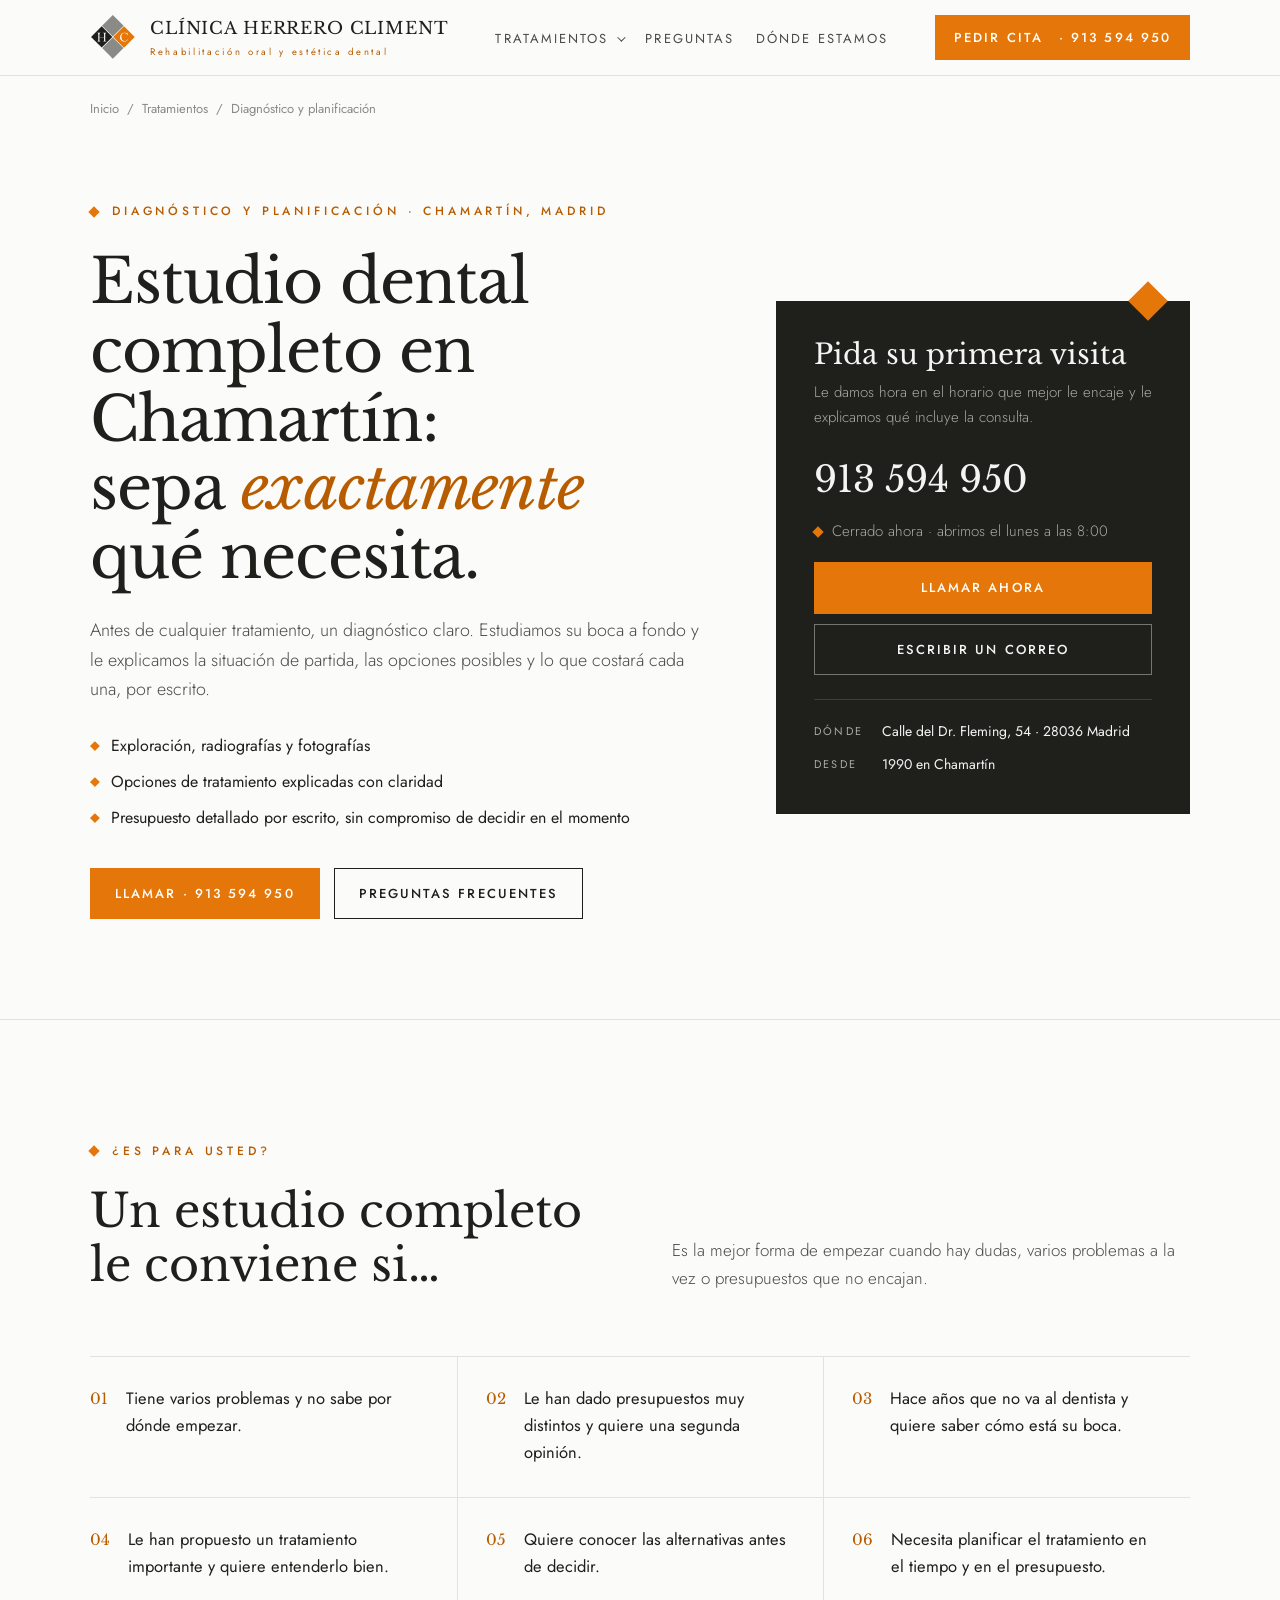
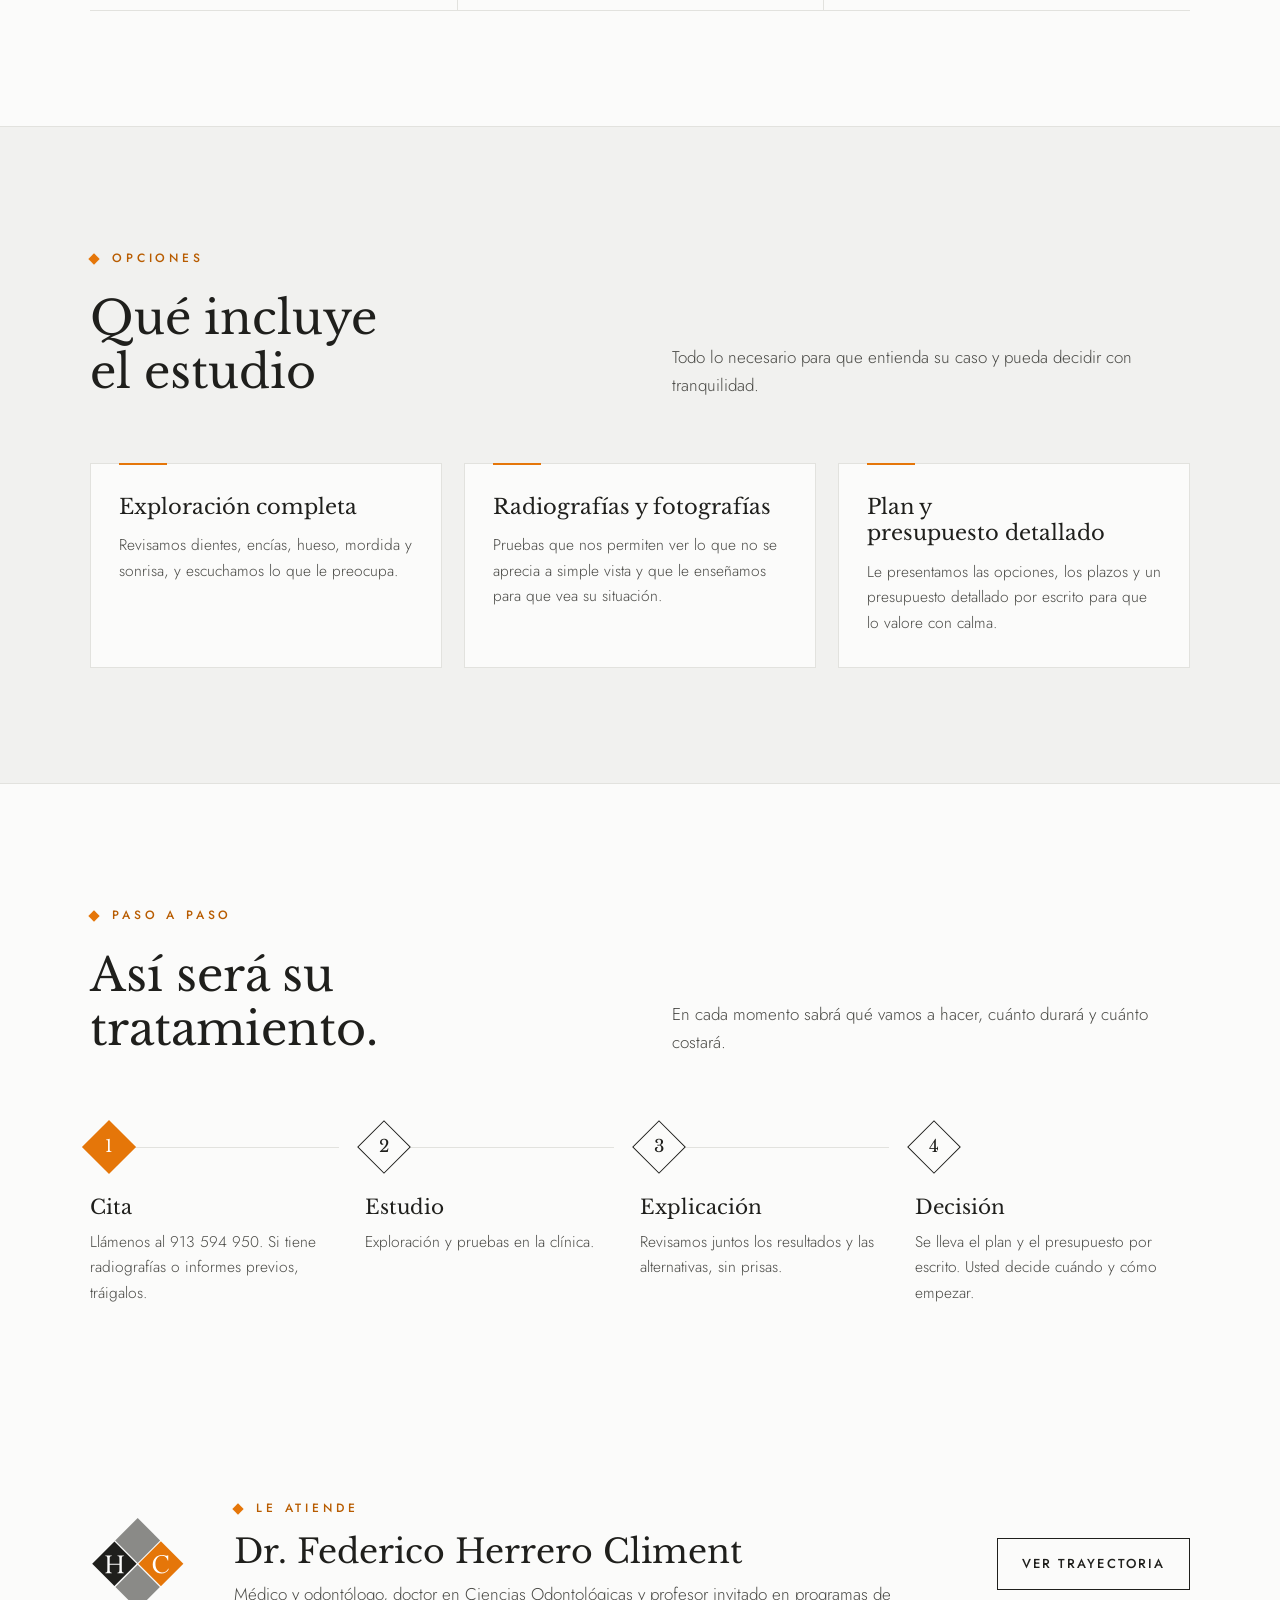
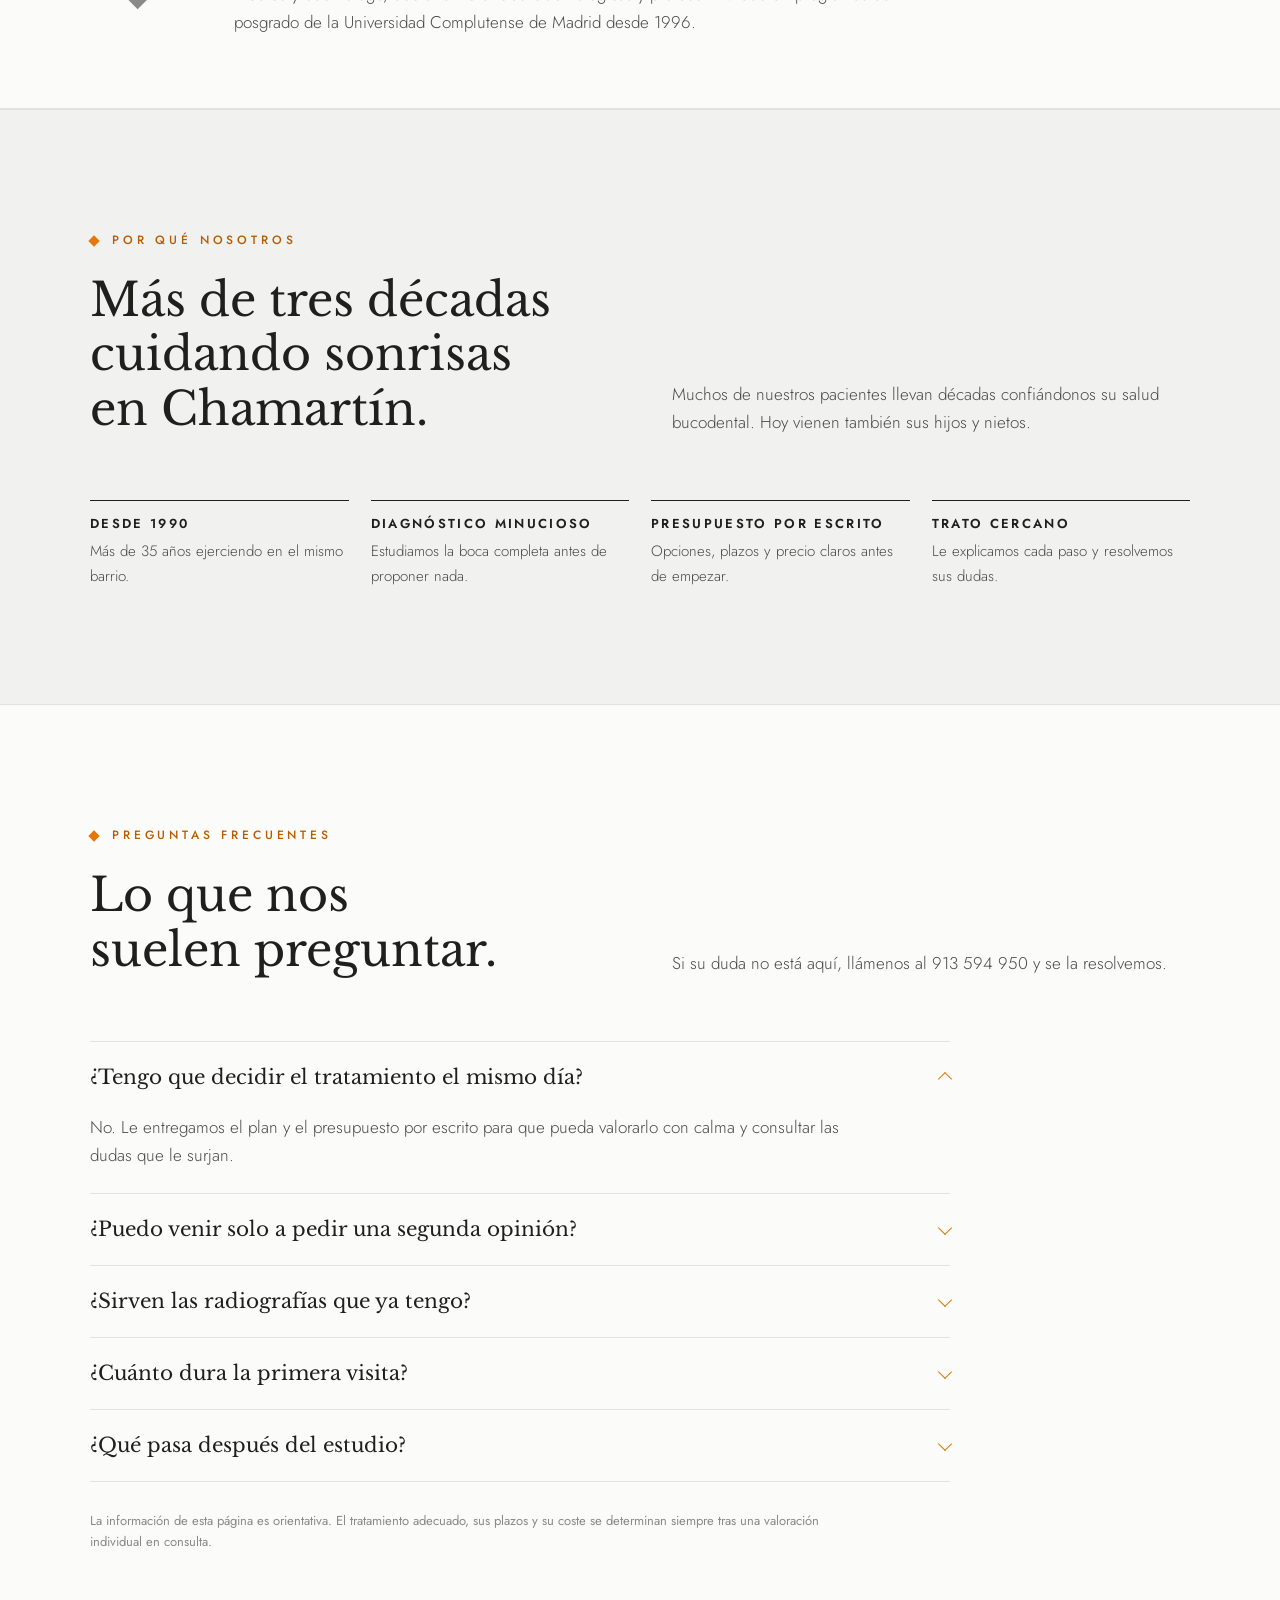
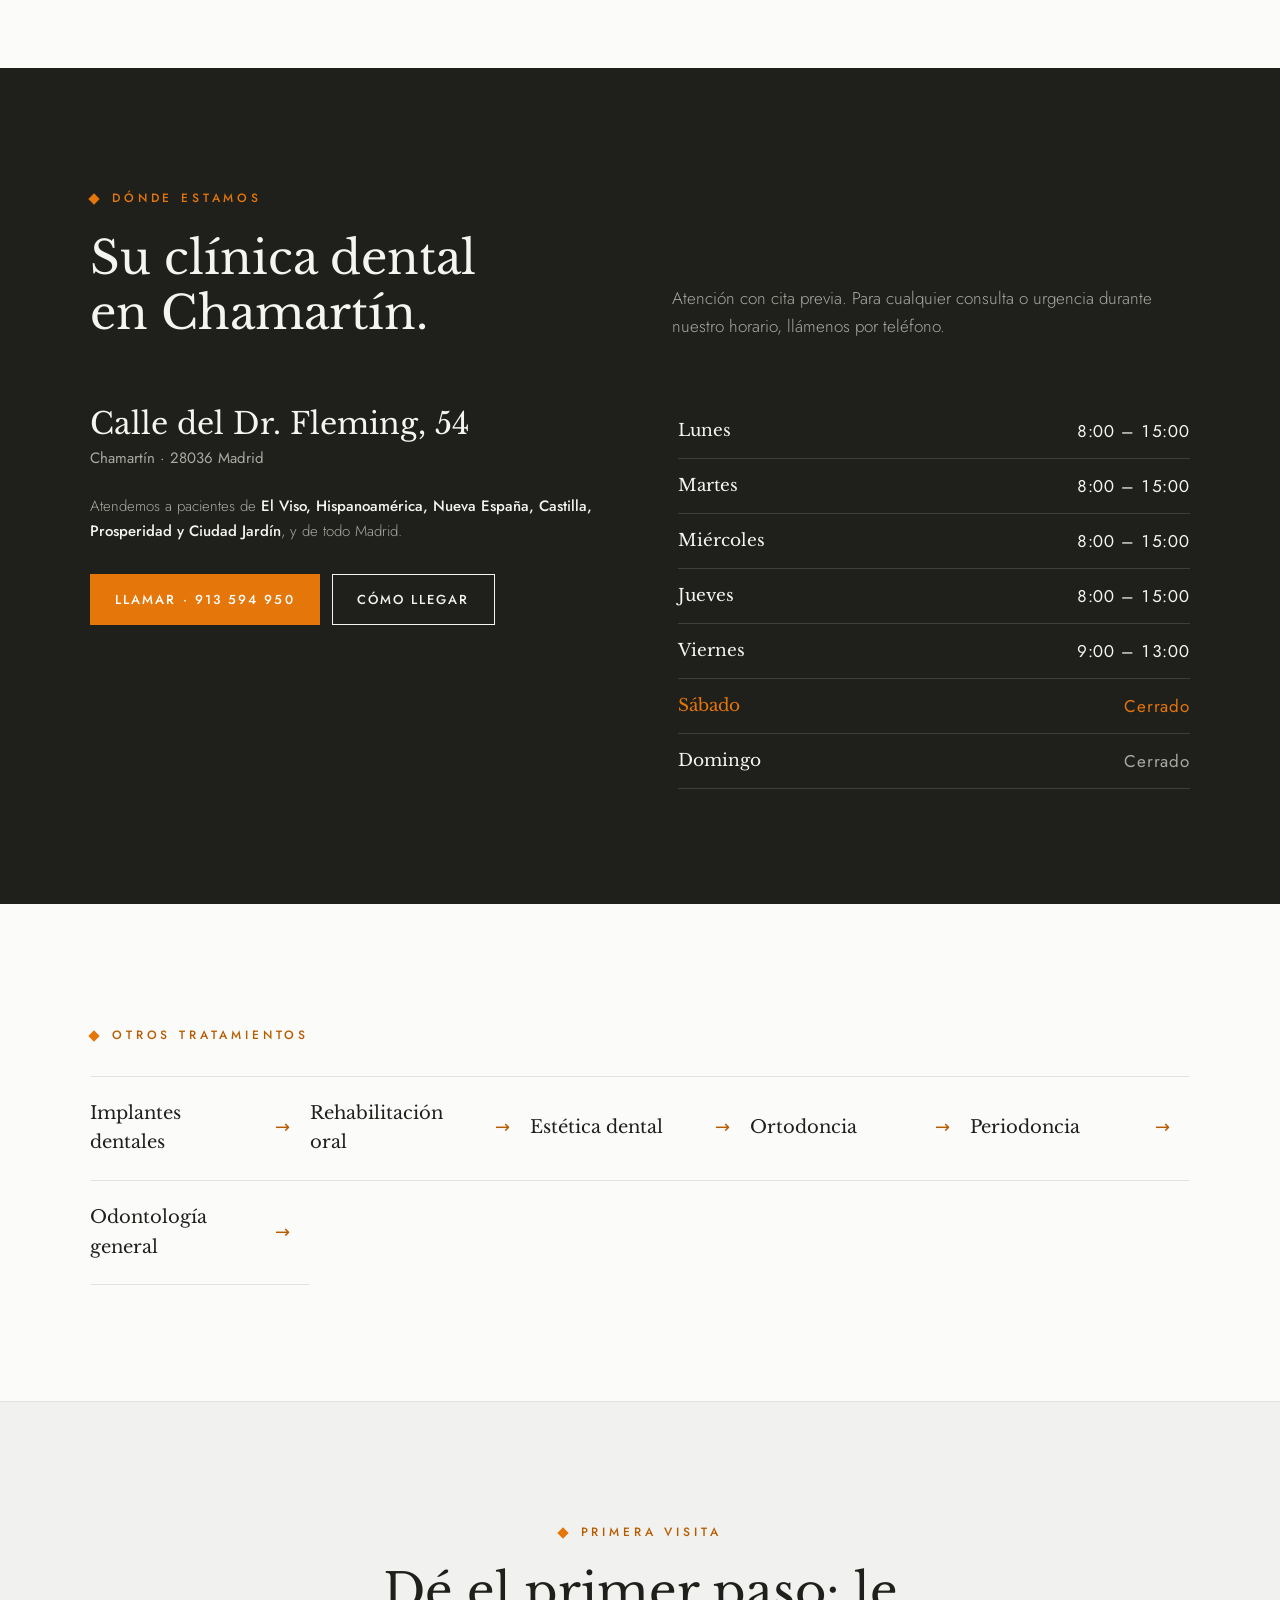
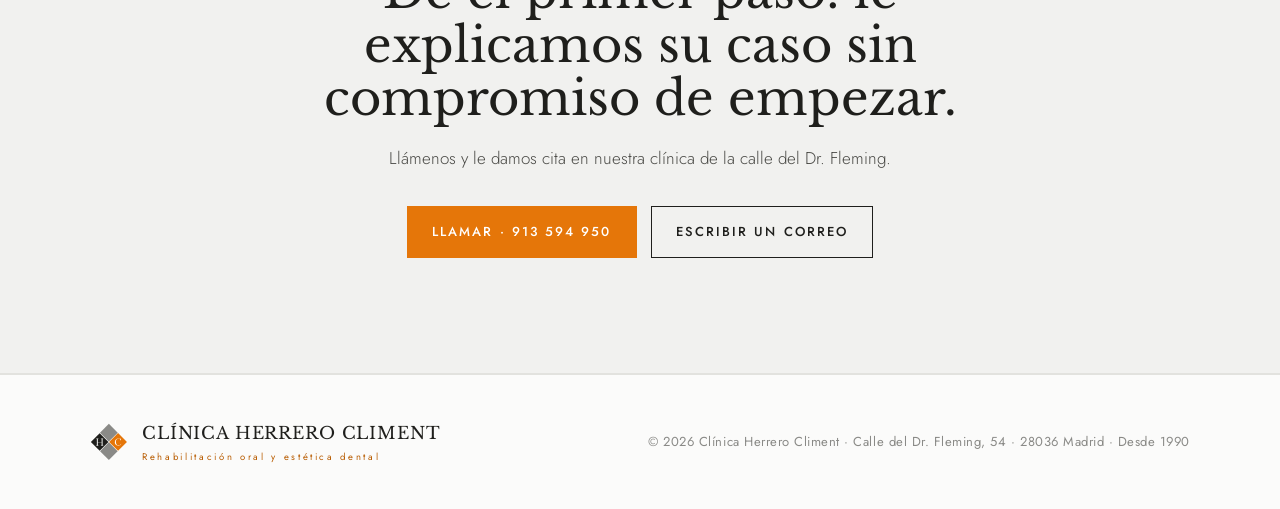
<file: estudio-dental-chamartin.html>
<!doctype html>
<html lang="es">
<head>
<meta charset="utf-8">
<meta name="viewport" content="width=device-width, initial-scale=1, viewport-fit=cover">
<title>Estudio dental completo y segunda opinión en Chamartín | Clínica Herrero Climent</title>
<meta name="description" content="Estudio dental completo en Chamartín: exploración, radiografías, fotografías y plan de tratamiento con presupuesto detallado por escrito. Segunda opinión. Tel. 913 594 950.">
<meta property="og:type" content="website">
<meta property="og:locale" content="es_ES">
<meta property="og:title" content="Estudio dental completo y segunda opinión en Chamartín | Clínica Herrero Climent">
<meta property="og:description" content="Estudio dental completo en Chamartín: exploración, radiografías, fotografías y plan de tratamiento con presupuesto detallado por escrito. Segunda opinión. Tel. 913 594 950.">
<link rel="preconnect" href="https://fonts.googleapis.com">
<link rel="preconnect" href="https://fonts.gstatic.com" crossorigin>
<link rel="stylesheet" href="https://fonts.googleapis.com/css2?family=Libre+Baskerville:ital,wght@0,400;0,700;1,400&family=Jost:wght@300;400;500;600&display=swap">
<link rel="icon" href="favicon.svg" type="image/svg+xml">
<link rel="apple-touch-icon" href="apple-touch-icon.png">
<link rel="stylesheet" href="tratamientos.css">
<script type="application/ld+json">{"@context": "https://schema.org", "@type": "Dentist", "name": "Clínica Herrero Climent", "telephone": "+34913594950", "email": "clinica@fherrerocliment.net", "foundingDate": "1990", "address": {"@type": "PostalAddress", "streetAddress": "Calle del Dr. Fleming, 54", "addressLocality": "Madrid", "addressRegion": "Madrid", "postalCode": "28036", "addressCountry": "ES"}, "areaServed": ["Chamartín", "El Viso", "Hispanoamérica", "Nueva España", "Castilla", "Prosperidad", "Ciudad Jardín", "Madrid"], "openingHoursSpecification": [{"@type": "OpeningHoursSpecification", "dayOfWeek": ["Monday", "Tuesday", "Wednesday", "Thursday"], "opens": "08:00", "closes": "15:00"}, {"@type": "OpeningHoursSpecification", "dayOfWeek": "Friday", "opens": "09:00", "closes": "13:00"}], "availableService": {"@type": "MedicalProcedure", "name": "Diagnóstico y planificación"}, "employee": {"@type": "Person", "name": "Federico Herrero Climent", "honorificPrefix": "Dr.", "jobTitle": "Odontólogo", "alumniOf": [{"@type": "CollegeOrUniversity", "name": "Universidad de Alcalá"}, {"@type": "CollegeOrUniversity", "name": "Universidad Complutense de Madrid"}, {"@type": "CollegeOrUniversity", "name": "Universitat Politècnica de Catalunya"}], "memberOf": {"@type": "Organization", "name": "Sociedad Española de Periodoncia y Osteointegración (SEPA)"}}}</script>
<script type="application/ld+json">{"@context": "https://schema.org", "@type": "FAQPage", "mainEntity": [{"@type": "Question", "name": "¿Tengo que decidir el tratamiento el mismo día?", "acceptedAnswer": {"@type": "Answer", "text": "No. Le entregamos el plan y el presupuesto por escrito para que pueda valorarlo con calma y consultar las dudas que le surjan."}}, {"@type": "Question", "name": "¿Puedo venir solo a pedir una segunda opinión?", "acceptedAnswer": {"@type": "Answer", "text": "Sí. Muchos pacientes acuden con un diagnóstico o presupuesto de otra clínica para contrastarlo. Traiga la documentación que tenga."}}, {"@type": "Question", "name": "¿Sirven las radiografías que ya tengo?", "acceptedAnswer": {"@type": "Answer", "text": "Tráigalas siempre. Si son recientes y de calidad suficiente pueden ser útiles; si no, le indicaremos qué pruebas son necesarias."}}, {"@type": "Question", "name": "¿Cuánto dura la primera visita?", "acceptedAnswer": {"@type": "Answer", "text": "Depende de cada caso. Al pedir cita por teléfono le indicaremos el tiempo aproximado para que pueda organizarse."}}, {"@type": "Question", "name": "¿Qué pasa después del estudio?", "acceptedAnswer": {"@type": "Answer", "text": "Si decide tratarse con nosotros, organizamos las citas según el plan acordado. Si no, se lleva igualmente toda la información de su caso."}}]}</script>
</head>
<body>
<svg width="0" height="0" style="position:absolute" aria-hidden="true">
  <defs>
    <g id="hc-mark"><g transform="scale(2.69) translate(-297.5,-212.6)">
        <path class="tile t2" fill="var(--ink)" d="M 247.84 212.41 L 271.93 236.50 L 296.03 212.41 L 271.93 188.31 Z M 247.84 212.41 "/>
        <path class="tile t4" fill="var(--stone)" d="M 273.03 237.60 L 297.13 261.69 L 321.22 237.60 L 297.13 213.50 Z M 273.03 237.60 "/>
        <path class="tile t1" fill="var(--stone)" d="M 272.77 187.19 L 297.14 211.57 L 321.52 187.19 L 297.14 162.82 Z M 272.77 187.19 "/>
        <path class="tile t3" fill="var(--orange)" d="M 297.96 212.39 L 322.34 236.76 L 346.71 212.39 L 322.34 188.01 Z M 297.96 212.39 "/>
        <path fill="#ffffff" d="M 327.76 221.66 C 326.33 222.54 324.71 222.99 322.88 222.99 C 321.15 222.99 319.55 222.58 318.07 221.76 C 316.60 220.94 315.46 219.82 314.66 218.39 C 313.87 216.96 313.47 215.32 313.47 213.46 C 313.47 210.41 314.40 207.89 316.27 205.90 C 318.14 203.90 320.50 202.90 323.35 202.90 C 324.31 202.90 325.52 203.07 326.99 203.41 C 327.82 203.60 328.39 203.70 328.70 203.70 C 329.19 203.70 329.53 203.50 329.73 203.10 L 330.27 203.10 L 330.27 208.81 L 329.70 208.81 C 329.24 207.03 328.51 205.73 327.51 204.89 C 326.50 204.05 325.16 203.64 323.48 203.64 C 321.30 203.64 319.58 204.42 318.31 205.98 C 317.04 207.55 316.40 209.64 316.40 212.25 C 316.40 215.11 317.07 217.41 318.42 219.16 C 319.76 220.91 321.52 221.78 323.69 221.78 C 326.71 221.78 328.93 220.37 330.37 217.57 L 330.87 218.04 C 330.23 219.57 329.20 220.77 327.76 221.66 "/>
        <path fill="var(--paper)" d="M 282.13 203.82 C 281.31 203.82 280.73 204.05 280.41 204.50 C 280.10 204.96 279.94 205.76 279.94 206.91 L 279.94 218.99 C 279.94 220.15 280.10 220.95 280.41 221.39 C 280.73 221.84 281.31 222.06 282.13 222.06 L 282.13 222.62 L 275.20 222.62 L 275.20 222.06 C 276.06 222.06 276.64 221.84 276.92 221.39 C 277.22 220.95 277.36 220.14 277.36 218.99 L 277.36 213.37 L 266.82 213.37 L 266.82 218.99 C 266.82 220.13 266.98 220.93 267.30 221.39 C 267.63 221.84 268.21 222.06 269.06 222.06 L 269.06 222.62 L 262.06 222.62 L 262.06 222.06 C 262.91 222.06 263.49 221.83 263.80 221.37 C 264.10 220.92 264.26 220.12 264.26 218.99 L 264.26 206.91 C 264.26 205.73 264.10 204.91 263.79 204.48 C 263.47 204.04 262.90 203.82 262.06 203.82 L 262.06 203.26 L 269.06 203.26 L 269.06 203.82 C 268.21 203.82 267.63 204.06 267.30 204.53 C 266.98 205 266.82 205.79 266.82 206.91 L 266.82 212.42 L 277.36 212.42 L 277.36 206.91 C 277.36 205.72 277.21 204.91 276.91 204.48 C 276.60 204.04 276.03 203.82 275.20 203.82 L 275.20 203.26 L 282.13 203.26 Z M 282.13 203.82 "/>
      </g></g>
  </defs>
</svg>

<header class="top">
  <div class="wrap">
    <a class="brand" href="index.html" aria-label="Clínica Herrero Climent, inicio">
      <svg viewBox="-140 -140 280 280" aria-hidden="true"><use href="#hc-mark"/></svg>
      <span><span class="brand-name">Clínica Herrero Climent</span><span class="brand-sub">Rehabilitación oral y estética dental</span></span>
    </a>
    <nav aria-label="Principal">
      <ul>
        <li class="has-sub"><a href="index.html#tratamientos">Tratamientos</a>
          <div class="sub"><ul>
            <li><a href="implantes-dentales-chamartin.html">Implantes dentales</a></li>
            <li><a href="rehabilitacion-oral-chamartin.html">Rehabilitación oral</a></li>
            <li><a href="estetica-dental-chamartin.html">Estética dental</a></li>
            <li><a href="ortodoncia-chamartin.html">Ortodoncia</a></li>
            <li><a href="periodoncia-chamartin.html">Periodoncia</a></li>
            <li><a href="dentista-chamartin.html">Odontología general</a></li>
            <li><a href="estudio-dental-chamartin.html" aria-current="page">Diagnóstico y planificación</a></li>
          </ul></div>
        </li>
        <li><a href="#preguntas">Preguntas</a></li>
        <li><a href="#ubicacion">Dónde estamos</a></li>
      </ul>
    </nav>
    <a class="btn solid" href="tel:+34913594950">Pedir cita<span class="long">&nbsp;· 913 594 950</span></a>
  </div>
</header>

<main>
  <section class="hero">
    <div class="wrap">
      <p class="crumbs"><a href="index.html">Inicio</a><span>/</span><a href="index.html#tratamientos">Tratamientos</a><span>/</span>Diagnóstico y planificación</p>
      <div class="grid">
        <div>
          <span class="eyebrow">Diagnóstico y planificación · Chamartín, Madrid</span>
          <h1>Estudio dental completo en Chamartín: sepa <em>exactamente</em> qué necesita.</h1>
          <p class="lead">Antes de cualquier tratamiento, un diagnóstico claro. Estudiamos su boca a fondo y le explicamos la situación de partida, las opciones posibles y lo que costará cada una, por escrito.</p>
          <ul class="checks">
<li>Exploración, radiografías y fotografías</li>
<li>Opciones de tratamiento explicadas con claridad</li>
<li>Presupuesto detallado por escrito, sin compromiso de decidir en el momento</li>
          </ul>
          <div class="actions">
            <a class="btn solid" href="tel:+34913594950">Llamar · 913 594 950</a>
            <a class="btn" href="#preguntas">Preguntas frecuentes</a>
          </div>
        </div>
        <aside class="card" aria-label="Pedir cita">
          <h2>Pida su primera visita</h2>
          <p>Le damos hora en el horario que mejor le encaje y le explicamos qué incluye la consulta.</p>
          <a class="tel" href="tel:+34913594950">913 594 950</a>
          <p class="status" id="status" aria-live="polite">Lunes a jueves 8:00–15:00 · Viernes 9:00–13:00</p>
          <a class="btn solid" href="tel:+34913594950">Llamar ahora</a>
          <a class="btn ghost" href="mailto:clinica@fherrerocliment.net?subject=Solicitud%20de%20cita%20%C2%B7%20Diagn%C3%B3stico%20y%20planificaci%C3%B3n">Escribir un correo</a>
          <dl>
            <dt>Dónde</dt><dd>Calle del Dr. Fleming, 54 · 28036 Madrid</dd>
            <dt>Desde</dt><dd>1990 en Chamartín</dd>
          </dl>
        </aside>
      </div>
    </div>
  </section>

  <section class="block">
    <div class="wrap">
      <div class="head">
        <div><span class="eyebrow">¿Es para usted?</span><h2>Un estudio completo le conviene si…</h2></div>
        <p>Es la mejor forma de empezar cuando hay dudas, varios problemas a la vez o presupuestos que no encajan.</p>
      </div>
      <div class="signs">
<div class="sign"><b>01</b><p>Tiene varios problemas y no sabe por dónde empezar.</p></div>
<div class="sign"><b>02</b><p>Le han dado presupuestos muy distintos y quiere una segunda opinión.</p></div>
<div class="sign"><b>03</b><p>Hace años que no va al dentista y quiere saber cómo está su boca.</p></div>
<div class="sign"><b>04</b><p>Le han propuesto un tratamiento importante y quiere entenderlo bien.</p></div>
<div class="sign"><b>05</b><p>Quiere conocer las alternativas antes de decidir.</p></div>
<div class="sign"><b>06</b><p>Necesita planificar el tratamiento en el tiempo y en el presupuesto.</p></div>
      </div>
    </div>
  </section>

  <section class="block alt">
    <div class="wrap">
      <div class="head">
        <div><span class="eyebrow">Opciones</span><h2>Qué incluye el estudio</h2></div>
        <p>Todo lo necesario para que entienda su caso y pueda decidir con tranquilidad.</p>
      </div>
      <div class="opts">
<article class="opt"><h3>Exploración completa</h3><p>Revisamos dientes, encías, hueso, mordida y sonrisa, y escuchamos lo que le preocupa.</p></article>
<article class="opt"><h3>Radiografías y fotografías</h3><p>Pruebas que nos permiten ver lo que no se aprecia a simple vista y que le enseñamos para que vea su situación.</p></article>
<article class="opt"><h3>Plan y presupuesto detallado</h3><p>Le presentamos las opciones, los plazos y un presupuesto detallado por escrito para que lo valore con calma.</p></article>
      </div>
    </div>
  </section>

  <section class="block">
    <div class="wrap">
      <div class="head">
        <div><span class="eyebrow">Paso a paso</span><h2>Así será su tratamiento.</h2></div>
        <p>En cada momento sabrá qué vamos a hacer, cuánto durará y cuánto costará.</p>
      </div>
      <div class="steps">
<div class="step"><div class="dot"><span><i>1</i></span></div><h3>Cita</h3><p>Llámenos al 913 594 950. Si tiene radiografías o informes previos, tráigalos.</p></div>
<div class="step"><div class="dot"><span><i>2</i></span></div><h3>Estudio</h3><p>Exploración y pruebas en la clínica.</p></div>
<div class="step"><div class="dot"><span><i>3</i></span></div><h3>Explicación</h3><p>Revisamos juntos los resultados y las alternativas, sin prisas.</p></div>
<div class="step"><div class="dot"><span><i>4</i></span></div><h3>Decisión</h3><p>Se lleva el plan y el presupuesto por escrito. Usted decide cuándo y cómo empezar.</p></div>
      </div>
    </div>
  </section>

  <section class="doc-strip">
    <div class="wrap">
      <svg class="doc-mark" viewBox="-140 -140 280 280" aria-hidden="true"><use href="#hc-mark"/></svg>
      <div>
        <span class="eyebrow">Le atiende</span>
        <h2>Dr. Federico Herrero Climent</h2>
        <p>Médico y odontólogo, doctor en Ciencias Odontológicas y profesor invitado en programas de posgrado de la Universidad Complutense de Madrid desde 1996.</p>
      </div>
      <a class="btn" href="index.html#doctor">Ver trayectoria</a>
    </div>
  </section>

  <section class="block alt">
    <div class="wrap">
      <div class="head">
        <div><span class="eyebrow">Por qué nosotros</span><h2>Más de tres décadas cuidando sonrisas en Chamartín.</h2></div>
        <p>Muchos de nuestros pacientes llevan décadas confiándonos su salud bucodental. Hoy vienen también sus hijos y nietos.</p>
      </div>
      <div class="why">
        <div><h3>Desde 1990</h3><p>Más de 35 años ejerciendo en el mismo barrio.</p></div>
        <div><h3>Diagnóstico minucioso</h3><p>Estudiamos la boca completa antes de proponer nada.</p></div>
        <div><h3>Presupuesto por escrito</h3><p>Opciones, plazos y precio claros antes de empezar.</p></div>
        <div><h3>Trato cercano</h3><p>Le explicamos cada paso y resolvemos sus dudas.</p></div>
      </div>
    </div>
  </section>

  <section class="block" id="preguntas">
    <div class="wrap">
      <div class="head">
        <div><span class="eyebrow">Preguntas frecuentes</span><h2>Lo que nos suelen preguntar.</h2></div>
        <p>Si su duda no está aquí, llámenos al 913 594 950 y se la resolvemos.</p>
      </div>
      <div class="faq">
<details open><summary>¿Tengo que decidir el tratamiento el mismo día?</summary><p>No. Le entregamos el plan y el presupuesto por escrito para que pueda valorarlo con calma y consultar las dudas que le surjan.</p></details>
<details><summary>¿Puedo venir solo a pedir una segunda opinión?</summary><p>Sí. Muchos pacientes acuden con un diagnóstico o presupuesto de otra clínica para contrastarlo. Traiga la documentación que tenga.</p></details>
<details><summary>¿Sirven las radiografías que ya tengo?</summary><p>Tráigalas siempre. Si son recientes y de calidad suficiente pueden ser útiles; si no, le indicaremos qué pruebas son necesarias.</p></details>
<details><summary>¿Cuánto dura la primera visita?</summary><p>Depende de cada caso. Al pedir cita por teléfono le indicaremos el tiempo aproximado para que pueda organizarse.</p></details>
<details><summary>¿Qué pasa después del estudio?</summary><p>Si decide tratarse con nosotros, organizamos las citas según el plan acordado. Si no, se lleva igualmente toda la información de su caso.</p></details>
      </div>
      <p class="legal">La información de esta página es orientativa. El tratamiento adecuado, sus plazos y su coste se determinan siempre tras una valoración individual en consulta.</p>
    </div>
  </section>

  <section class="block local" id="ubicacion">
    <div class="wrap">
      <div class="head">
        <div><span class="eyebrow">Dónde estamos</span><h2>Su clínica dental en Chamartín.</h2></div>
        <p>Atención con cita previa. Para cualquier consulta o urgencia durante nuestro horario, llámenos por teléfono.</p>
      </div>
      <div class="local-grid">
        <div>
          <p class="addr">Calle del Dr. Fleming, 54<small>Chamartín · 28036 Madrid</small></p>
          <p class="barrios">Atendemos a pacientes de <strong>El Viso, Hispanoamérica, Nueva España, Castilla, Prosperidad y Ciudad Jardín</strong>, y de todo Madrid.</p>
          <div class="actions">
            <a class="btn solid" href="tel:+34913594950">Llamar · 913 594 950</a>
            <a class="btn" href="https://www.google.com/maps/search/?api=1&amp;query=Calle+del+Dr.+Fleming+54+28036+Madrid" target="_blank" rel="noopener">Cómo llegar</a>
          </div>
        </div>
        <table class="hours">
          <tbody>
            <tr data-d="1"><th scope="row">Lunes</th><td>8:00 – 15:00</td></tr>
            <tr data-d="2"><th scope="row">Martes</th><td>8:00 – 15:00</td></tr>
            <tr data-d="3"><th scope="row">Miércoles</th><td>8:00 – 15:00</td></tr>
            <tr data-d="4"><th scope="row">Jueves</th><td>8:00 – 15:00</td></tr>
            <tr data-d="5"><th scope="row">Viernes</th><td>9:00 – 13:00</td></tr>
            <tr data-d="6" class="closed"><th scope="row">Sábado</th><td>Cerrado</td></tr>
            <tr data-d="0" class="closed"><th scope="row">Domingo</th><td>Cerrado</td></tr>
          </tbody>
        </table>
      </div>
    </div>
  </section>

  <section class="block">
    <div class="wrap">
      <div class="head" style="margin-bottom:28px">
        <div><span class="eyebrow">Otros tratamientos</span></div>
      </div>
      <div class="related">
<a href="implantes-dentales-chamartin.html">Implantes dentales</a>
<a href="rehabilitacion-oral-chamartin.html">Rehabilitación oral</a>
<a href="estetica-dental-chamartin.html">Estética dental</a>
<a href="ortodoncia-chamartin.html">Ortodoncia</a>
<a href="periodoncia-chamartin.html">Periodoncia</a>
<a href="dentista-chamartin.html">Odontología general</a>
      </div>
    </div>
  </section>

  <section class="block alt cta">
    <div class="wrap">
      <span class="eyebrow">Primera visita</span>
      <h2>Dé el primer paso: le explicamos su caso sin compromiso de empezar.</h2>
      <p>Llámenos y le damos cita en nuestra clínica de la calle del Dr. Fleming.</p>
      <div class="actions">
        <a class="btn solid" href="tel:+34913594950">Llamar · 913 594 950</a>
        <a class="btn" href="mailto:clinica@fherrerocliment.net?subject=Solicitud%20de%20cita%20%C2%B7%20Diagn%C3%B3stico%20y%20planificaci%C3%B3n">Escribir un correo</a>
      </div>
    </div>
  </section>
</main>

<footer>
  <div class="wrap">
    <a class="brand" href="index.html" aria-label="Volver al inicio">
      <svg viewBox="-140 -140 280 280" aria-hidden="true"><use href="#hc-mark"/></svg>
      <span><span class="brand-name">Clínica Herrero Climent</span><span class="brand-sub">Rehabilitación oral y estética dental</span></span>
    </a>
    <small>© <span id="yr">2026</span> Clínica Herrero Climent · Calle del Dr. Fleming, 54 · 28036 Madrid · Desde 1990</small>
  </div>
</footer>

<div class="callbar">
  <a class="btn solid" href="tel:+34913594950">Llamar · 913 594 950</a>
  <a class="btn" href="mailto:clinica@fherrerocliment.net?subject=Solicitud%20de%20cita%20%C2%B7%20Diagn%C3%B3stico%20y%20planificaci%C3%B3n">Correo</a>
</div>

<script>
(function(){
  var now;
  try{
    var p=new Intl.DateTimeFormat('en-GB',{timeZone:'Europe/Madrid',weekday:'short',hour:'2-digit',minute:'2-digit',year:'numeric',hour12:false}).formatToParts(new Date());
    var g=function(t){return (p.find(function(x){return x.type===t})||{}).value};
    now={d:{Sun:0,Mon:1,Tue:2,Wed:3,Thu:4,Fri:5,Sat:6}[g('weekday')],h:+g('hour')%24,m:+g('minute'),y:+g('year')};
  }catch(e){var d=new Date();now={d:d.getDay(),h:d.getHours(),m:d.getMinutes(),y:d.getFullYear()}}
  var yr=document.getElementById('yr');if(yr)yr.textContent=now.y;
  var sched={1:[480,900],2:[480,900],3:[480,900],4:[480,900],5:[540,780]};
  var row=document.querySelector('.hours tr[data-d="'+now.d+'"]');if(row)row.classList.add('today');
  var st=document.getElementById('status');if(!st)return;
  var t=now.h*60+now.m,s=sched[now.d],fmt=function(x){return Math.floor(x/60)+':'+String(x%60).padStart(2,'0')};
  if(s&&t>=s[0]&&t<s[1]){st.textContent='Abierto ahora · hasta las '+fmt(s[1]);st.className='status open'}
  else if(s&&t<s[0]){st.textContent='Hoy abrimos a las '+fmt(s[0]);st.className='status closed'}
  else{var n=now.d,i=0;do{n=(n+1)%7;i++}while(!sched[n]&&i<7);
    var names=['domingo','lunes','martes','miércoles','jueves','viernes','sábado'];
    st.textContent='Cerrado ahora · abrimos el '+names[n]+' a las '+fmt(sched[n][0]);st.className='status closed'}
})();
</script>
</body>
</html>
</file>
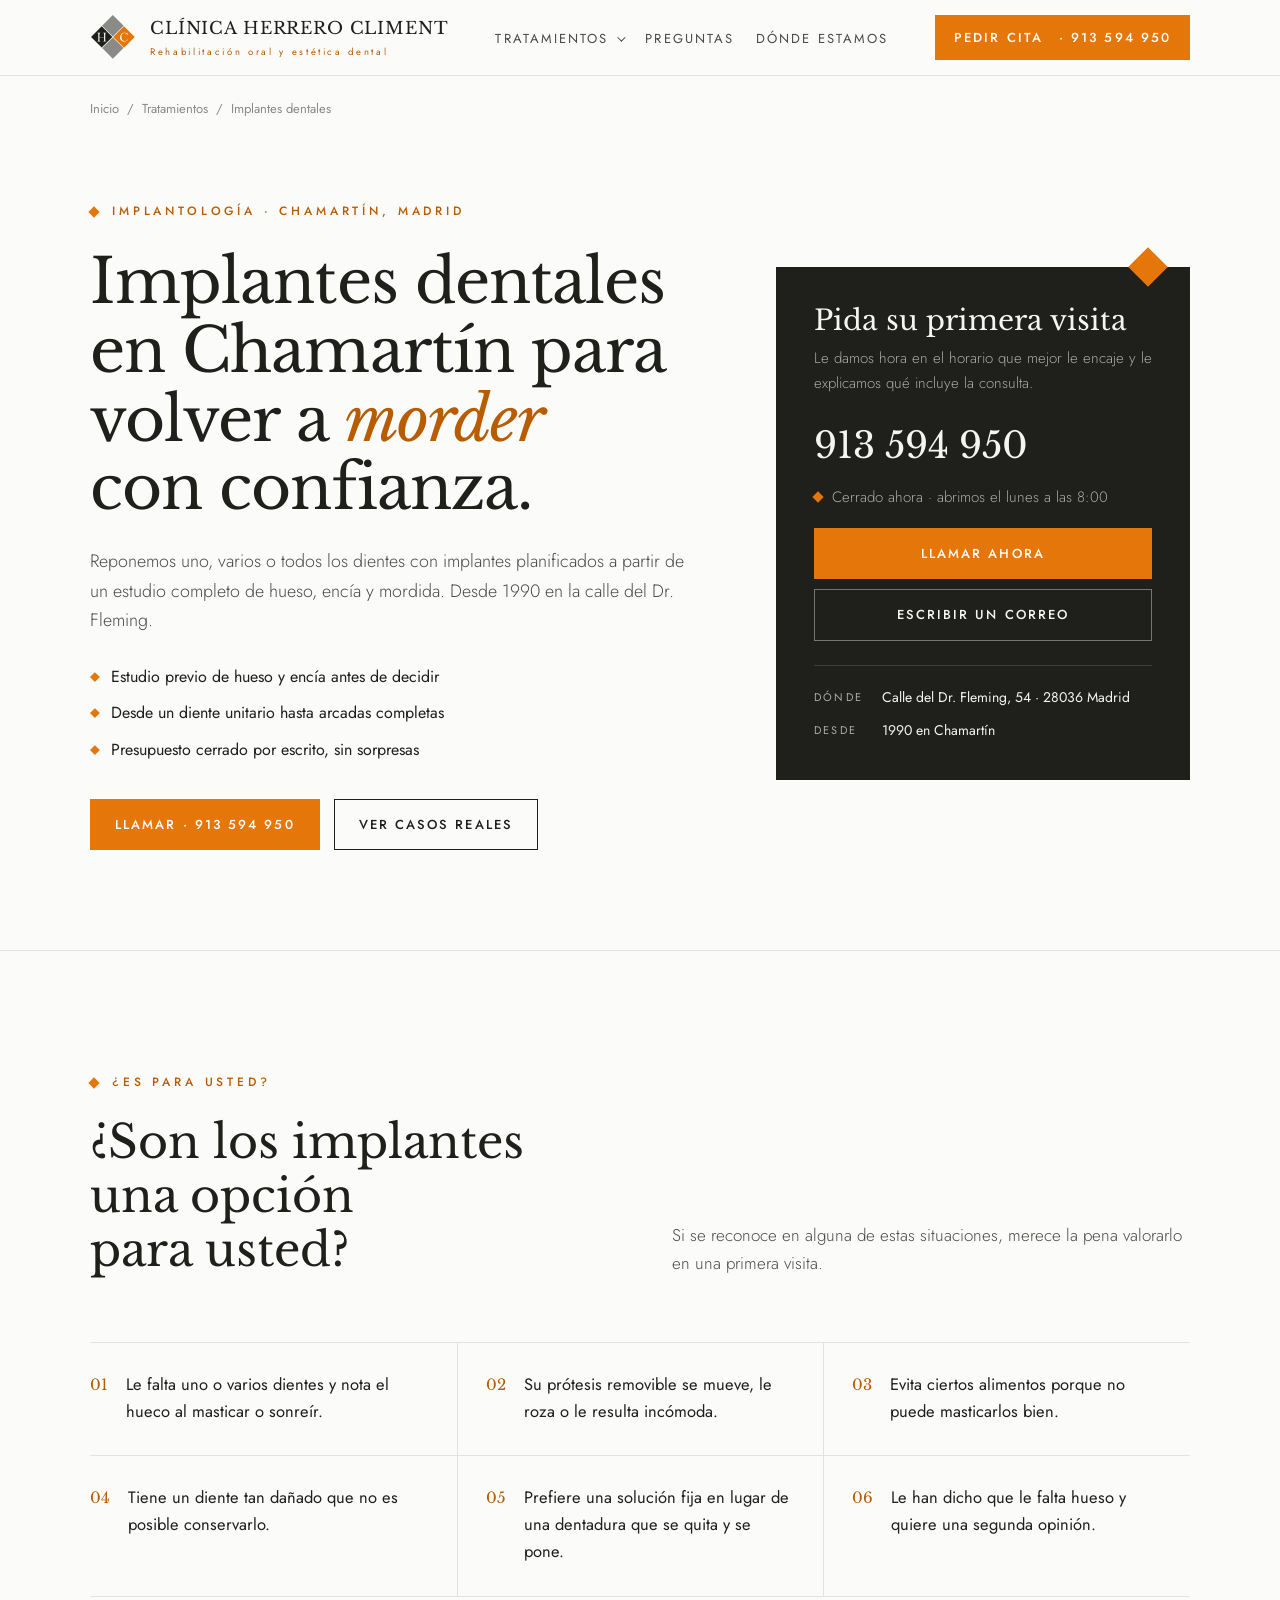
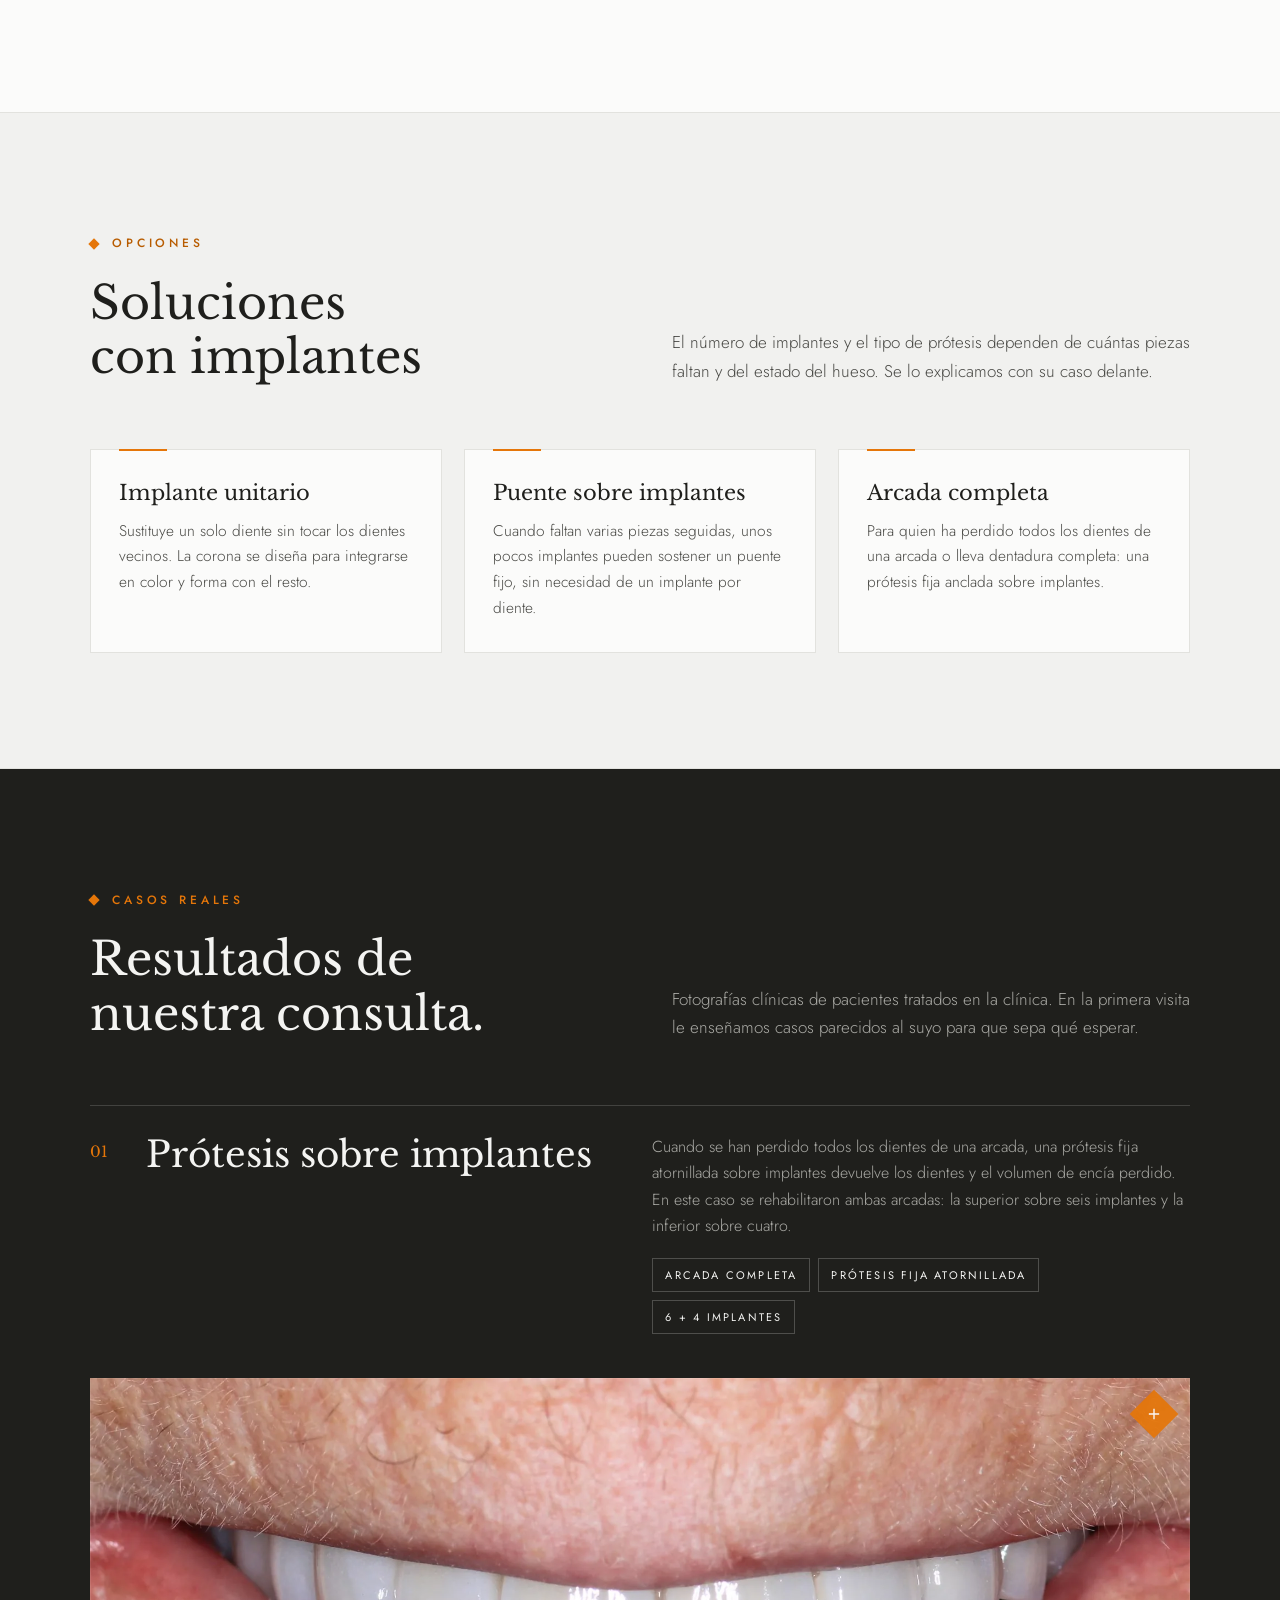
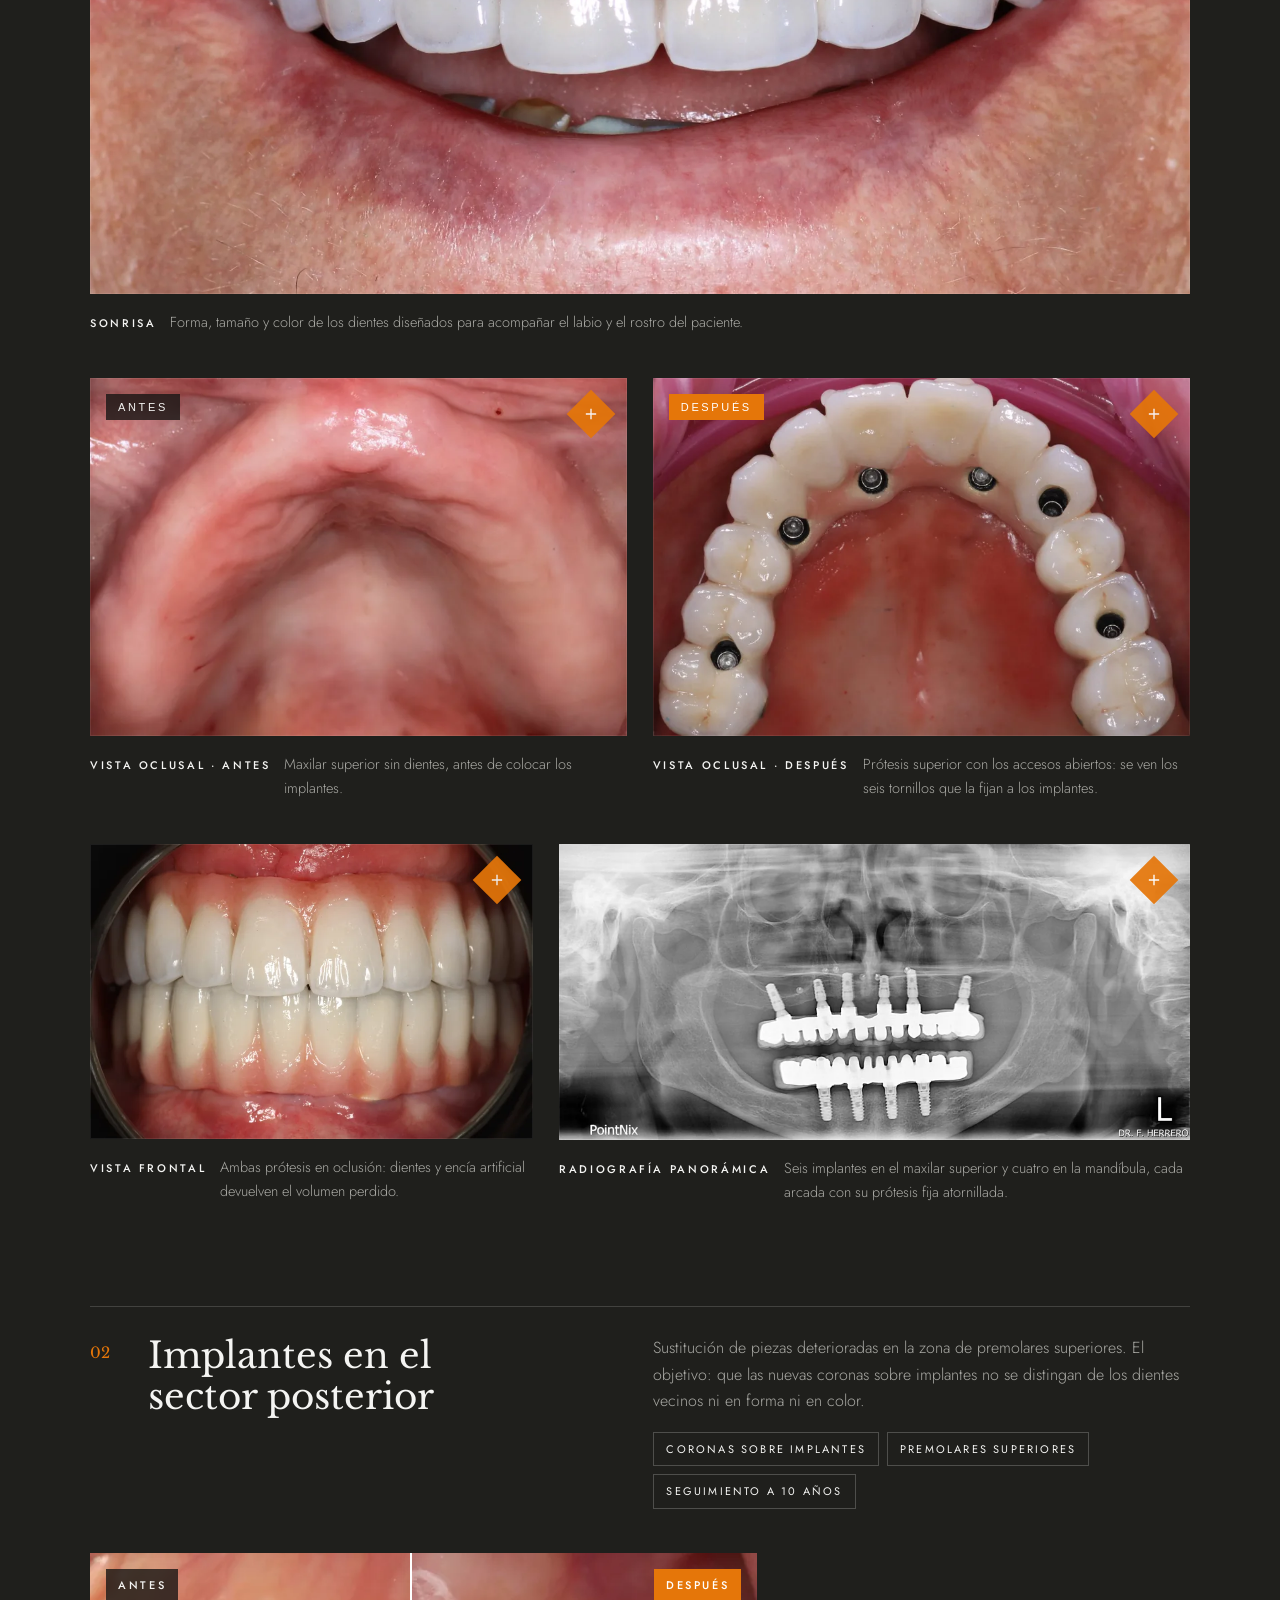
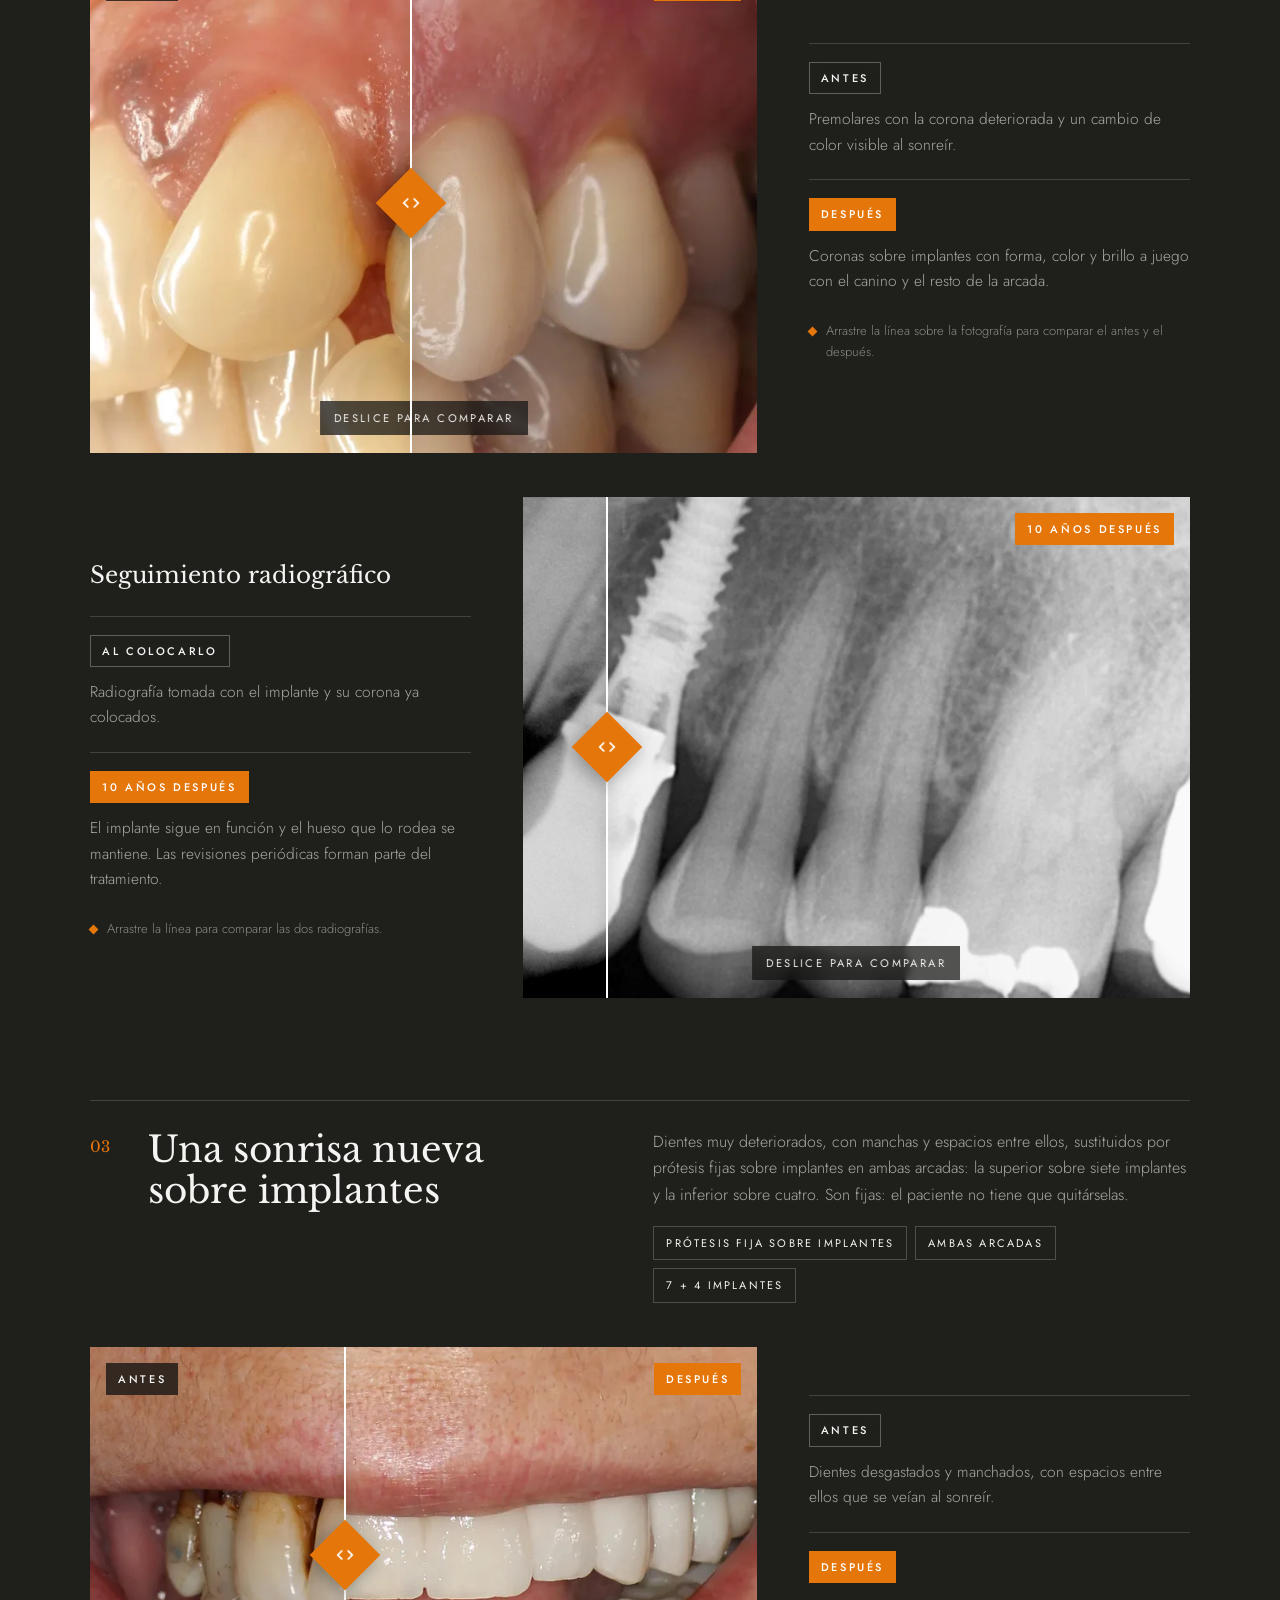
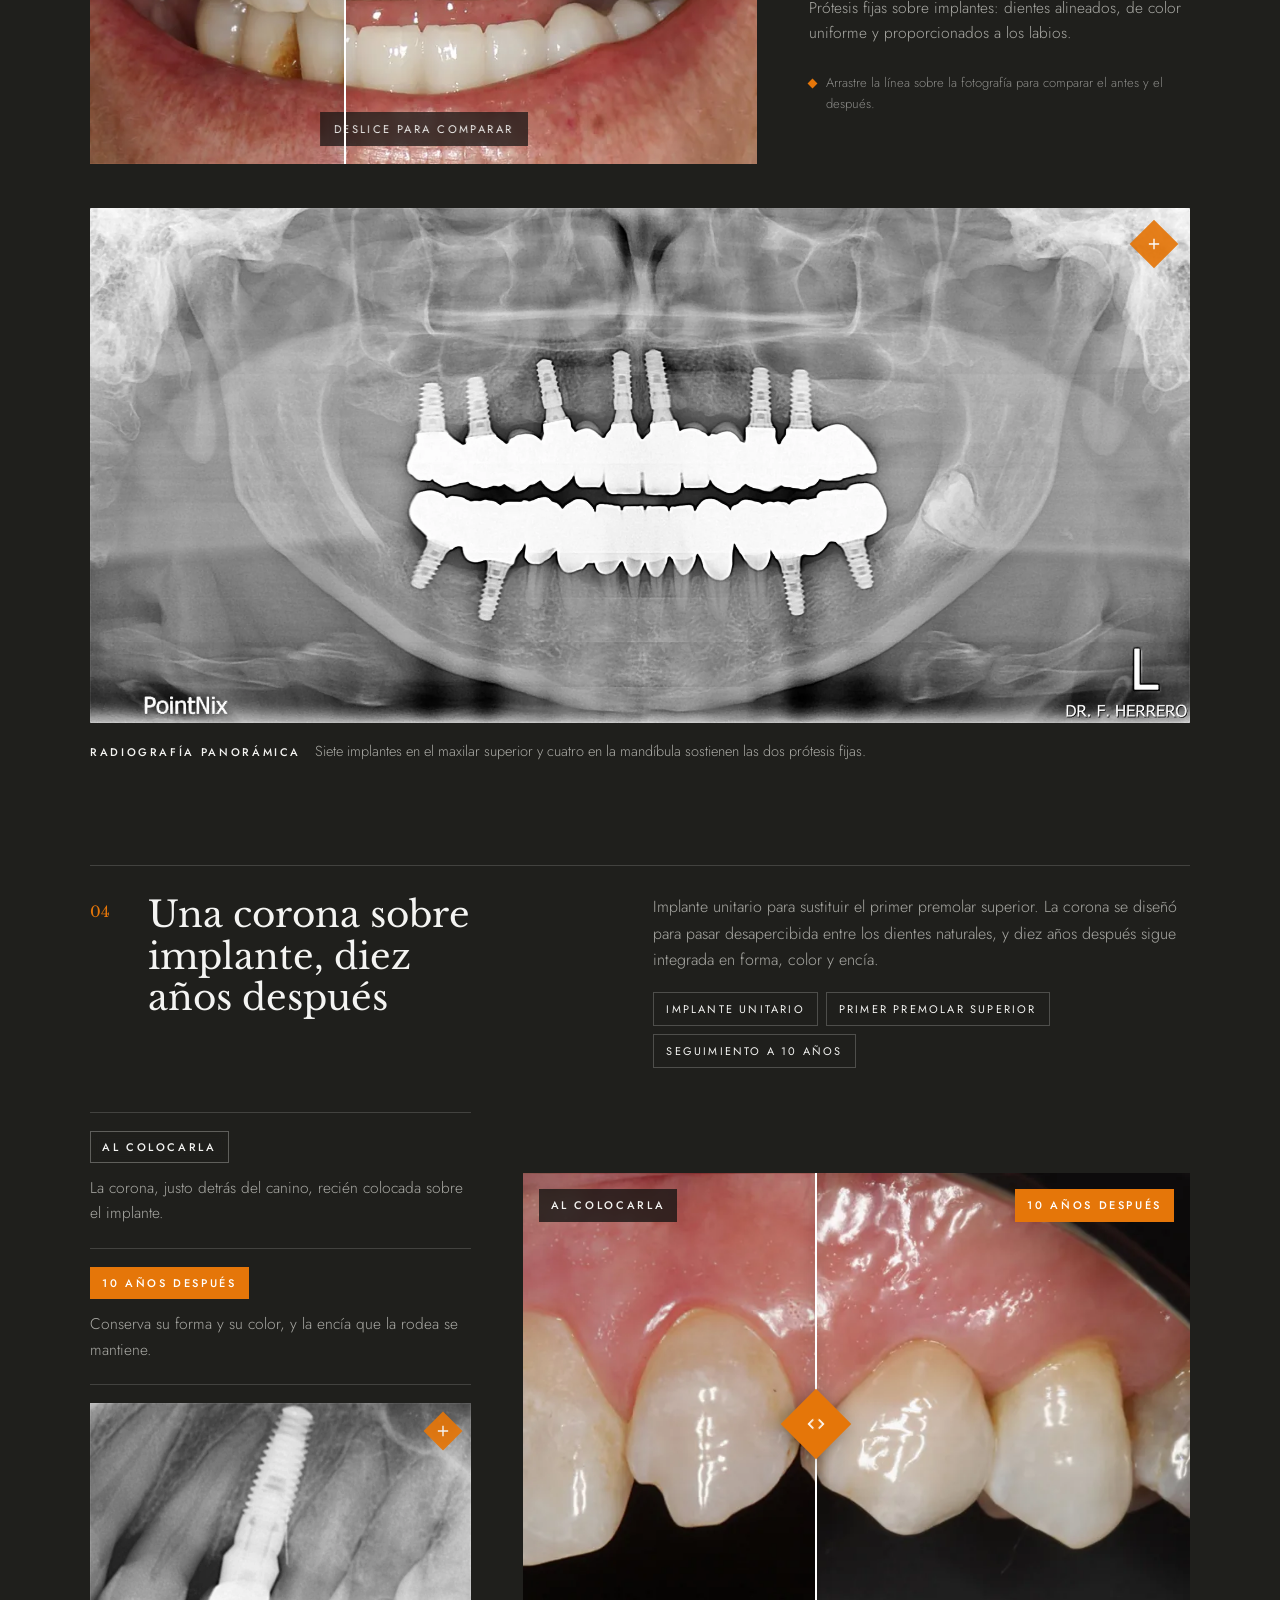
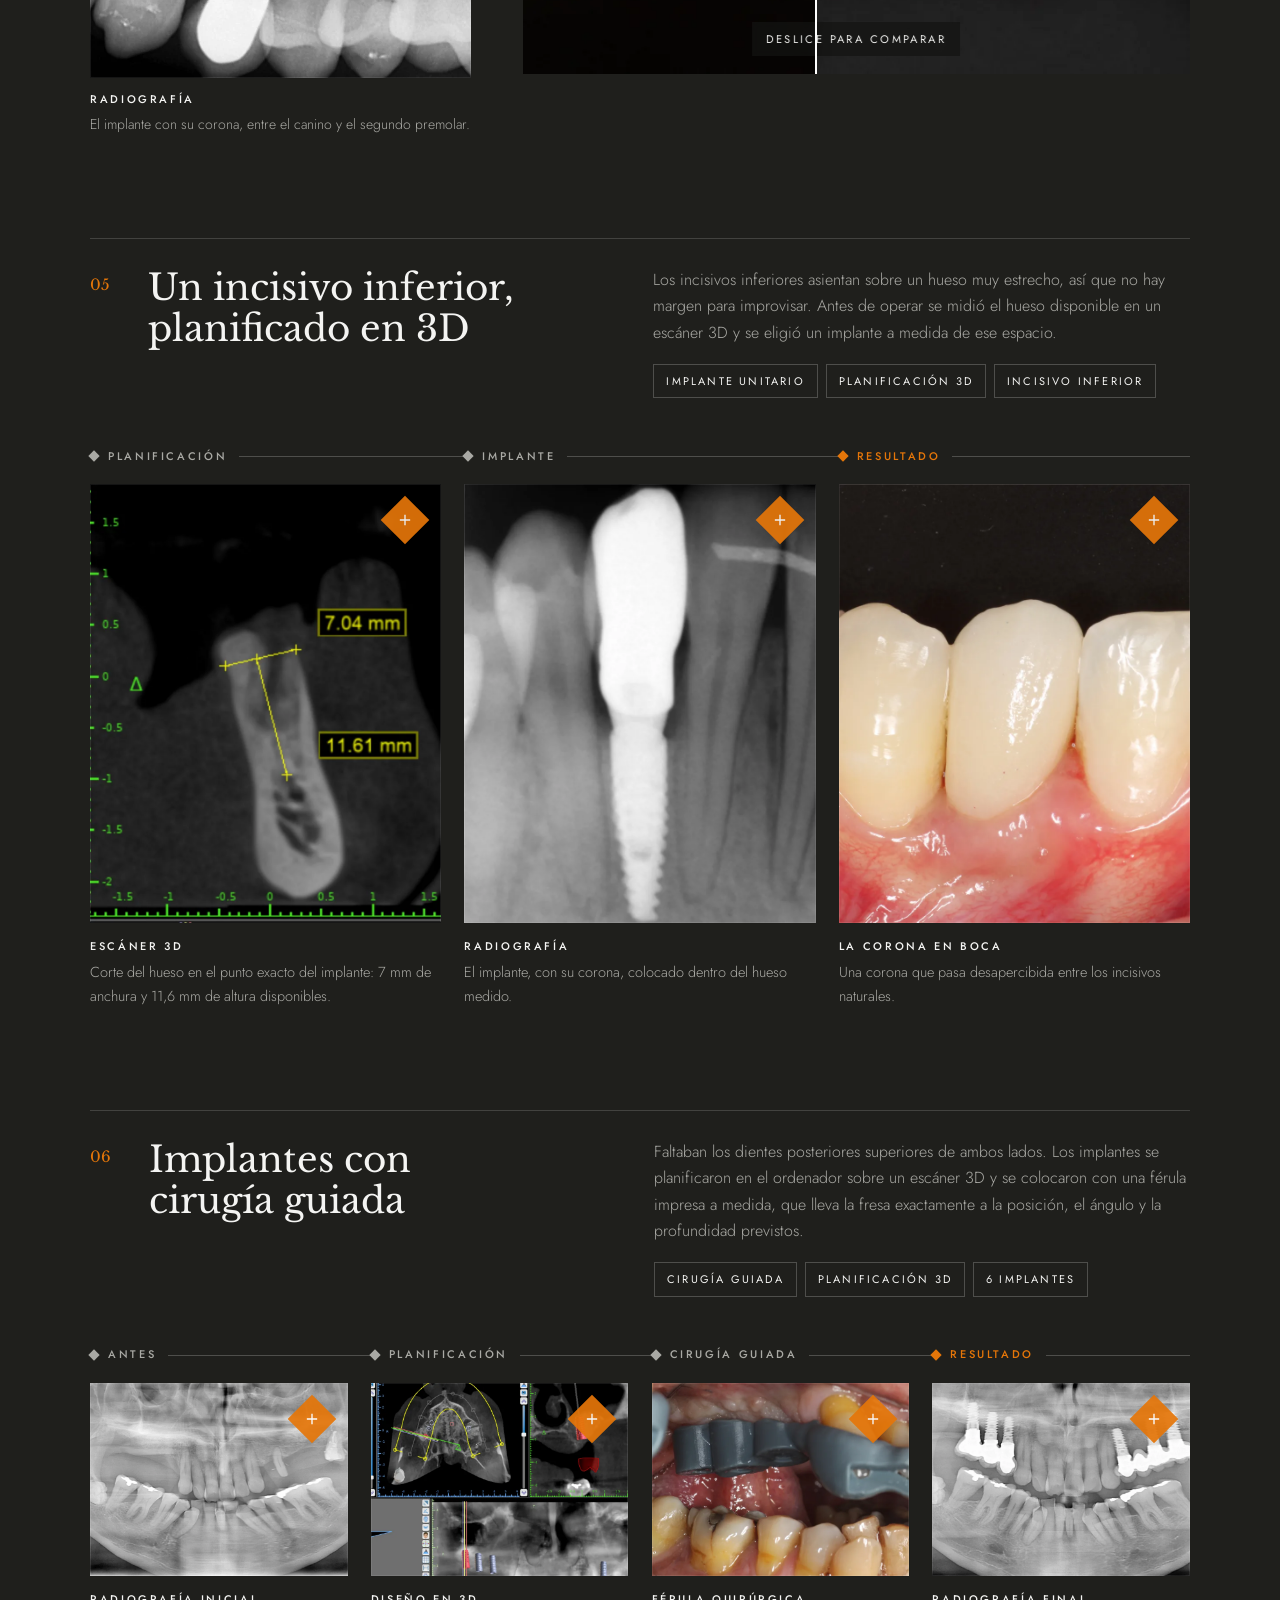
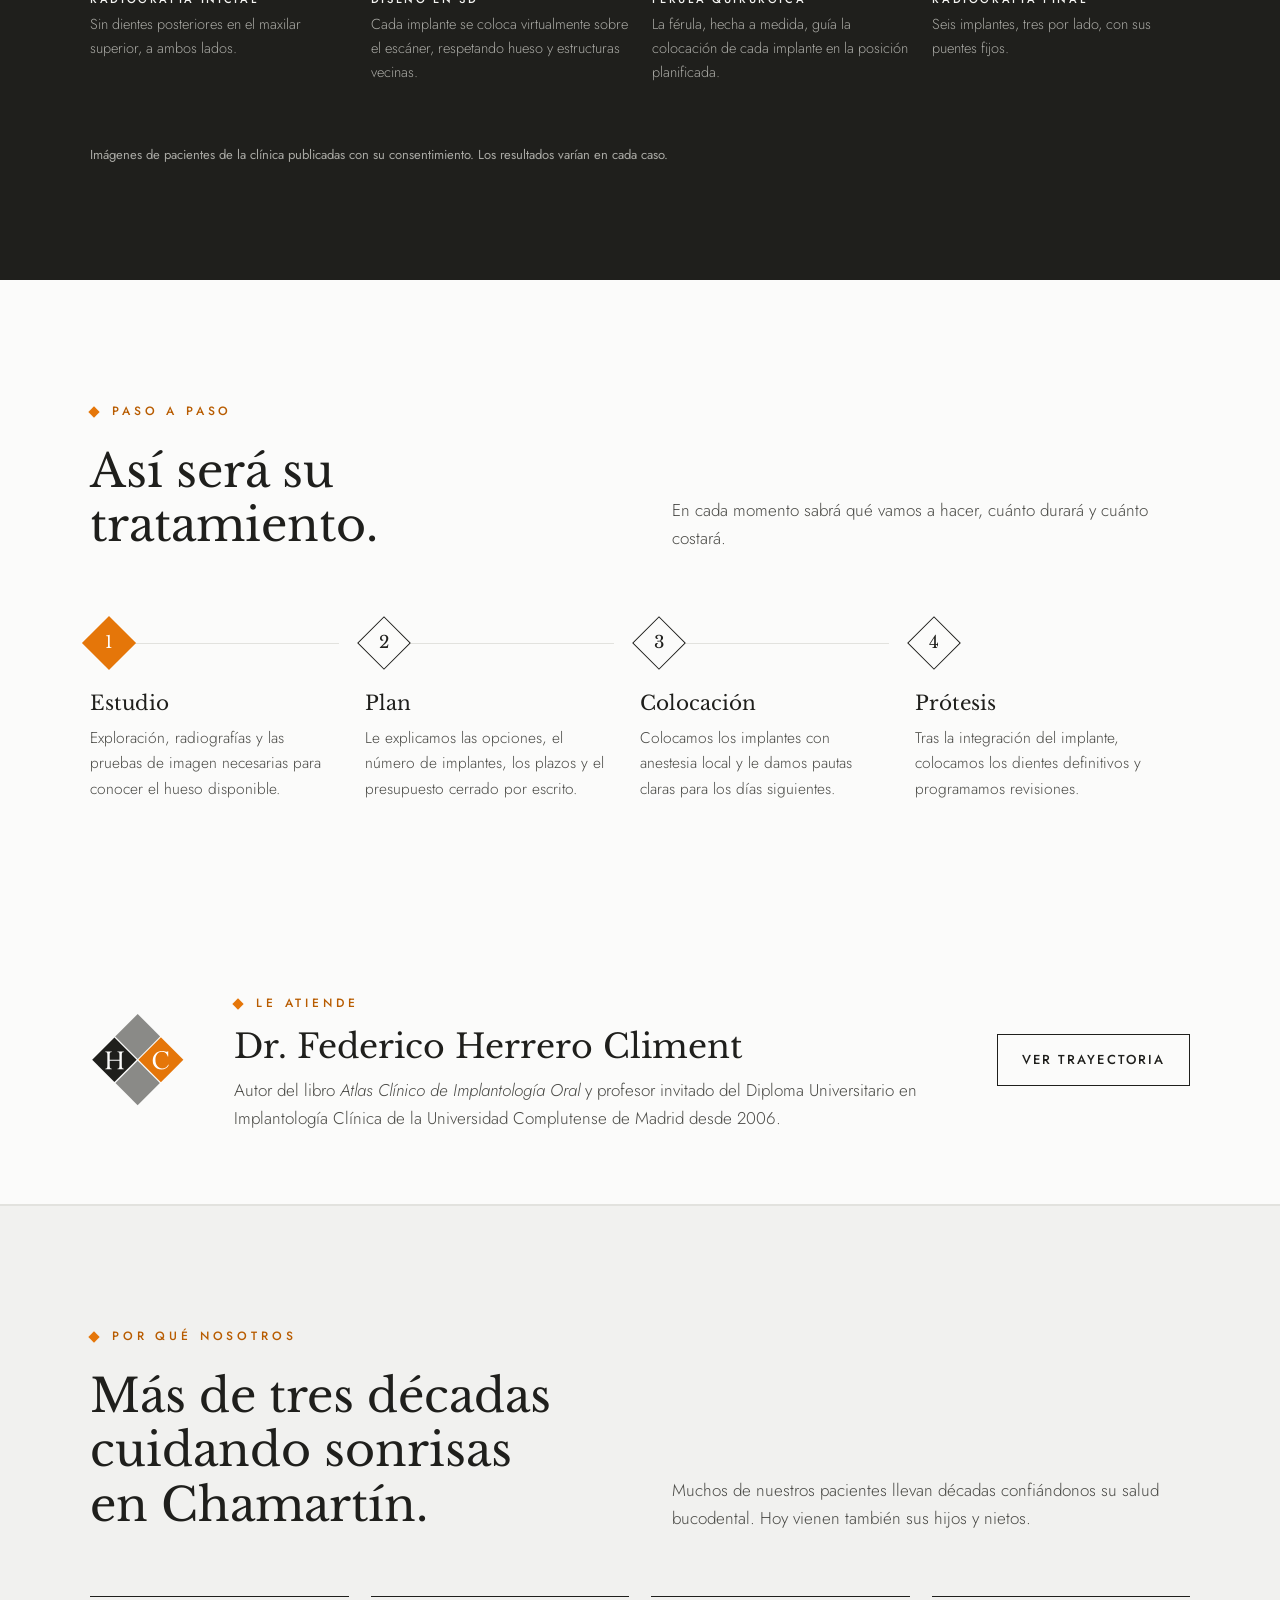
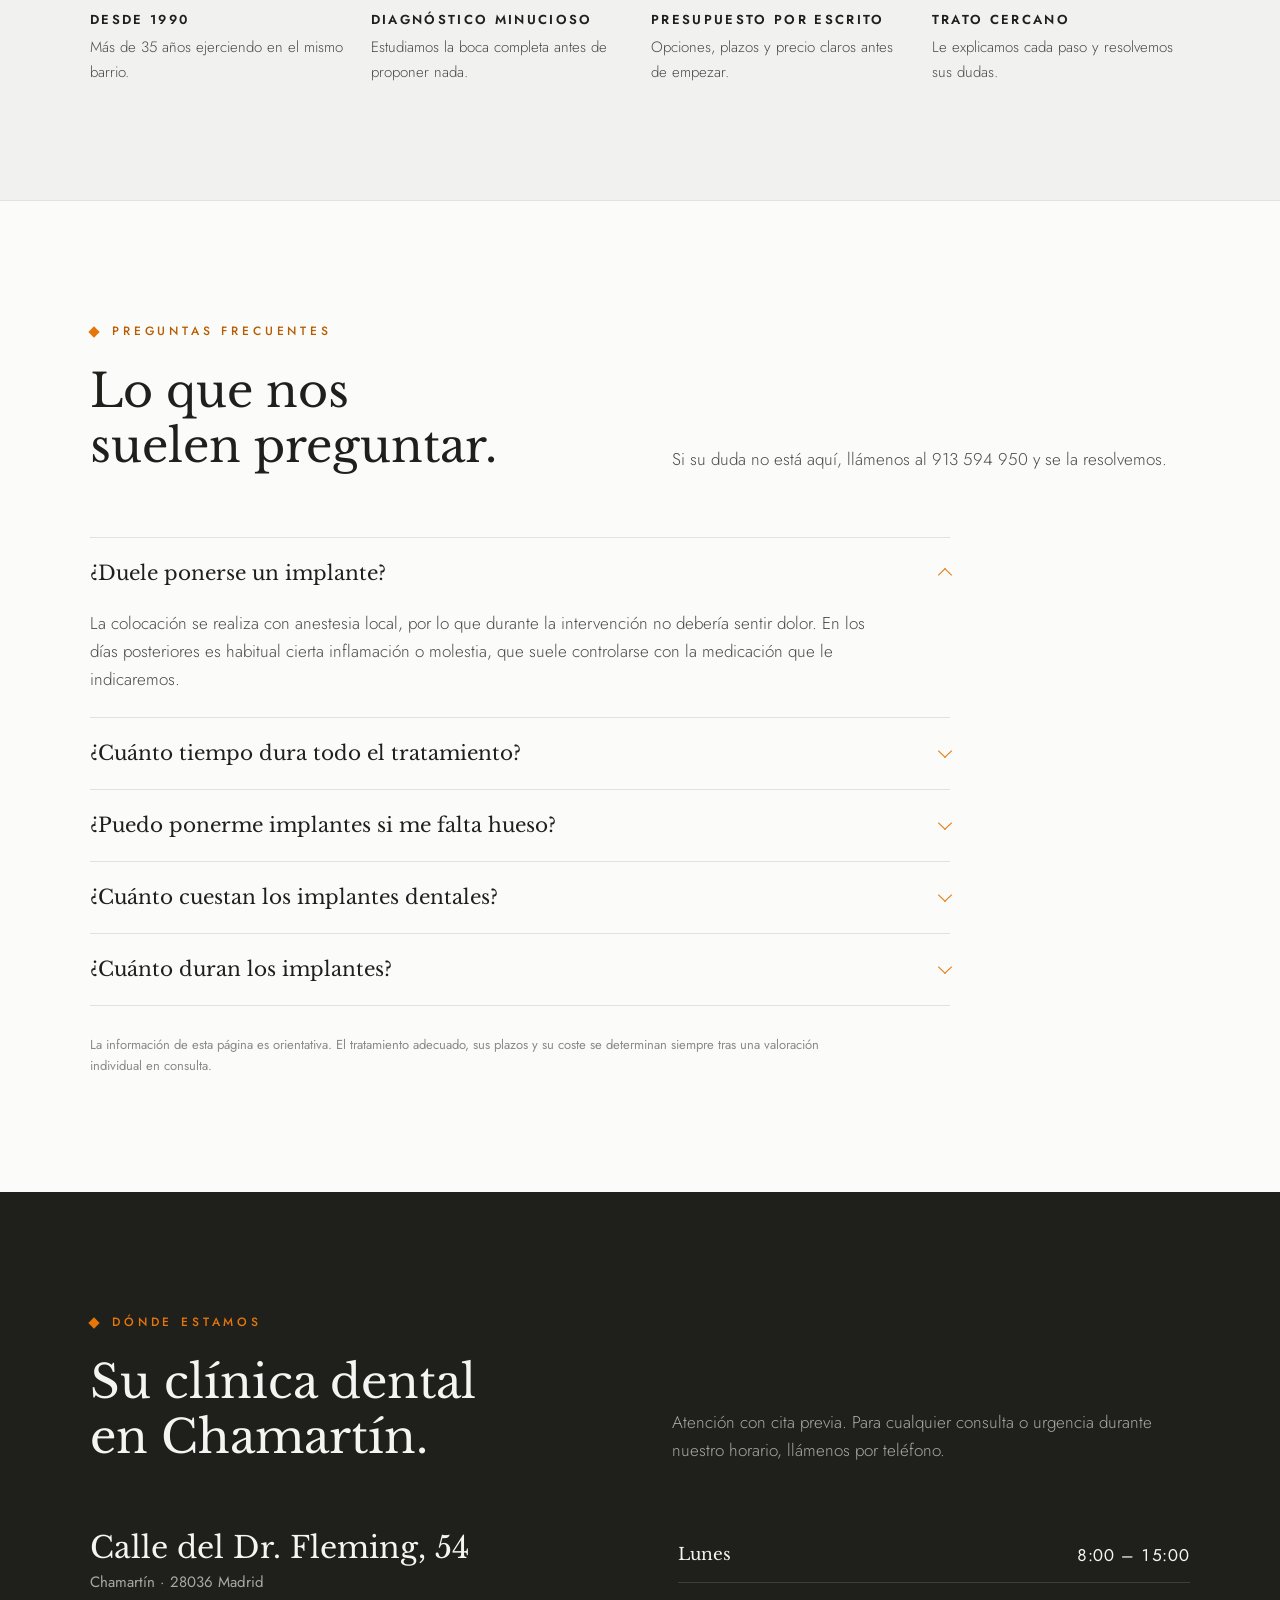
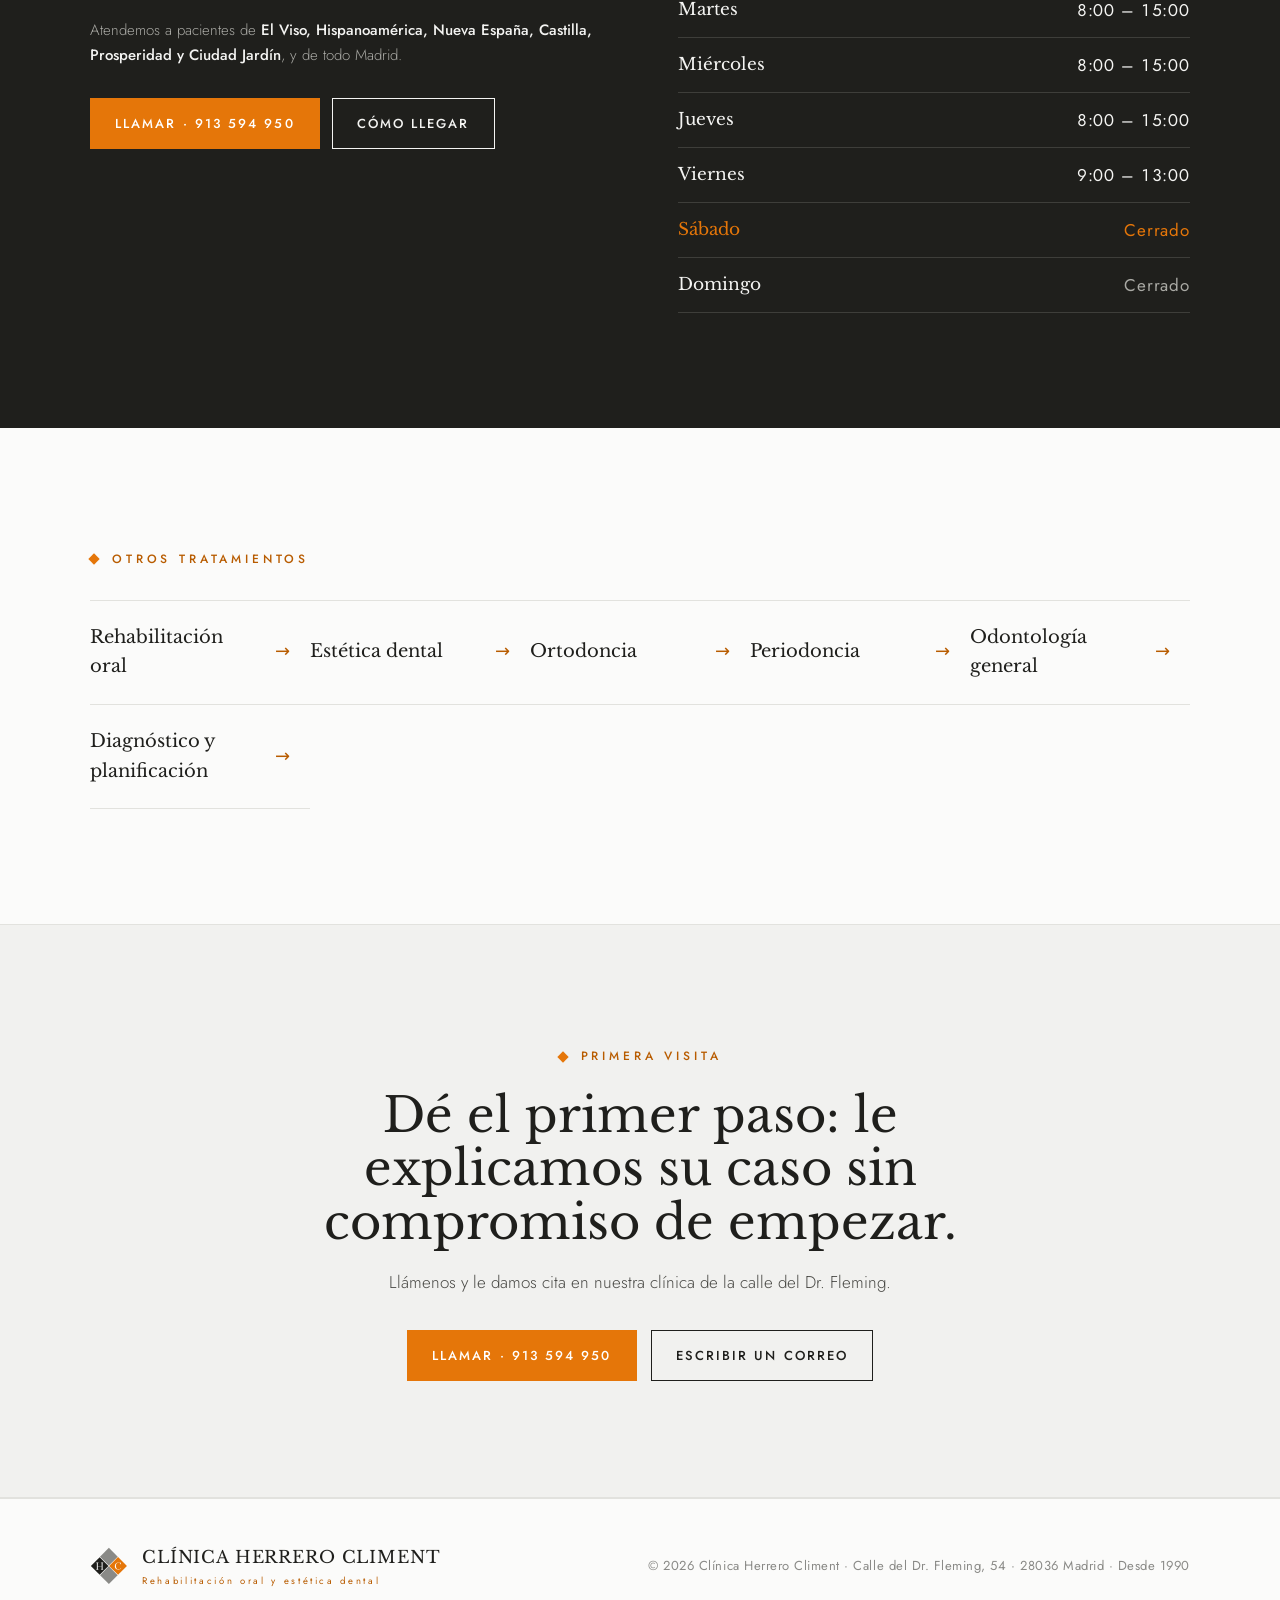
<file: implantes-dentales-chamartin.html>
<!doctype html>
<html lang="es">
<head>
<meta charset="utf-8">
<meta name="viewport" content="width=device-width, initial-scale=1, viewport-fit=cover">
<title>Implantes dentales en Chamartín, Madrid | Clínica Herrero Climent</title>
<meta name="description" content="Implantes dentales en Chamartín: implante unitario, puentes y arcada completa, con estudio previo y presupuesto cerrado por escrito. Calle del Dr. Fleming, 54. Tel. 913 594 950.">
<meta property="og:type" content="website">
<meta property="og:locale" content="es_ES">
<meta property="og:title" content="Implantes dentales en Chamartín, Madrid | Clínica Herrero Climent">
<meta property="og:description" content="Implantes dentales en Chamartín: implante unitario, puentes y arcada completa, con estudio previo y presupuesto cerrado por escrito. Calle del Dr. Fleming, 54. Tel. 913 594 950.">
<link rel="preconnect" href="https://fonts.googleapis.com">
<link rel="preconnect" href="https://fonts.gstatic.com" crossorigin>
<link rel="stylesheet" href="https://fonts.googleapis.com/css2?family=Libre+Baskerville:ital,wght@0,400;0,700;1,400&family=Jost:wght@300;400;500;600&display=swap">
<link rel="icon" href="favicon.svg" type="image/svg+xml">
<link rel="apple-touch-icon" href="apple-touch-icon.png">
<link rel="stylesheet" href="tratamientos.css">
<script type="application/ld+json">{"@context": "https://schema.org", "@type": "Dentist", "name": "Clínica Herrero Climent", "telephone": "+34913594950", "email": "clinica@fherrerocliment.net", "foundingDate": "1990", "address": {"@type": "PostalAddress", "streetAddress": "Calle del Dr. Fleming, 54", "addressLocality": "Madrid", "addressRegion": "Madrid", "postalCode": "28036", "addressCountry": "ES"}, "areaServed": ["Chamartín", "El Viso", "Hispanoamérica", "Nueva España", "Castilla", "Prosperidad", "Ciudad Jardín", "Madrid"], "openingHoursSpecification": [{"@type": "OpeningHoursSpecification", "dayOfWeek": ["Monday", "Tuesday", "Wednesday", "Thursday"], "opens": "08:00", "closes": "15:00"}, {"@type": "OpeningHoursSpecification", "dayOfWeek": "Friday", "opens": "09:00", "closes": "13:00"}], "availableService": {"@type": "MedicalProcedure", "name": "Implantología"}, "employee": {"@type": "Person", "name": "Federico Herrero Climent", "honorificPrefix": "Dr.", "jobTitle": "Odontólogo", "alumniOf": [{"@type": "CollegeOrUniversity", "name": "Universidad de Alcalá"}, {"@type": "CollegeOrUniversity", "name": "Universidad Complutense de Madrid"}, {"@type": "CollegeOrUniversity", "name": "Universitat Politècnica de Catalunya"}], "memberOf": {"@type": "Organization", "name": "Sociedad Española de Periodoncia y Osteointegración (SEPA)"}}}</script>
<script type="application/ld+json">{"@context": "https://schema.org", "@type": "FAQPage", "mainEntity": [{"@type": "Question", "name": "¿Duele ponerse un implante?", "acceptedAnswer": {"@type": "Answer", "text": "La colocación se realiza con anestesia local, por lo que durante la intervención no debería sentir dolor. En los días posteriores es habitual cierta inflamación o molestia, que suele controlarse con la medicación que le indicaremos."}}, {"@type": "Question", "name": "¿Cuánto tiempo dura todo el tratamiento?", "acceptedAnswer": {"@type": "Answer", "text": "Depende de cada caso. El implante necesita un periodo de integración con el hueso antes de colocar la prótesis definitiva, y en algunos casos se requieren tratamientos previos. En el plan de tratamiento le daremos un calendario concreto."}}, {"@type": "Question", "name": "¿Puedo ponerme implantes si me falta hueso?", "acceptedAnswer": {"@type": "Answer", "text": "Muchas veces sí. En el estudio valoramos la cantidad y calidad del hueso y, si es necesario, le explicamos las técnicas de regeneración que permitirían colocar los implantes."}}, {"@type": "Question", "name": "¿Cuánto cuestan los implantes dentales?", "acceptedAnswer": {"@type": "Answer", "text": "El precio depende del número de implantes, del tipo de prótesis y de si se necesitan tratamientos previos. Tras el estudio le entregamos un presupuesto cerrado y detallado por escrito."}}, {"@type": "Question", "name": "¿Cuánto duran los implantes?", "acceptedAnswer": {"@type": "Answer", "text": "Con una buena higiene y revisiones periódicas, los implantes pueden mantenerse durante muchos años. Por eso el mantenimiento forma parte del tratamiento."}}]}</script>
</head>
<body>
<svg width="0" height="0" style="position:absolute" aria-hidden="true">
  <defs>
    <g id="hc-mark"><g transform="scale(2.69) translate(-297.5,-212.6)">
        <path class="tile t2" fill="var(--ink)" d="M 247.84 212.41 L 271.93 236.50 L 296.03 212.41 L 271.93 188.31 Z M 247.84 212.41 "/>
        <path class="tile t4" fill="var(--stone)" d="M 273.03 237.60 L 297.13 261.69 L 321.22 237.60 L 297.13 213.50 Z M 273.03 237.60 "/>
        <path class="tile t1" fill="var(--stone)" d="M 272.77 187.19 L 297.14 211.57 L 321.52 187.19 L 297.14 162.82 Z M 272.77 187.19 "/>
        <path class="tile t3" fill="var(--orange)" d="M 297.96 212.39 L 322.34 236.76 L 346.71 212.39 L 322.34 188.01 Z M 297.96 212.39 "/>
        <path fill="#ffffff" d="M 327.76 221.66 C 326.33 222.54 324.71 222.99 322.88 222.99 C 321.15 222.99 319.55 222.58 318.07 221.76 C 316.60 220.94 315.46 219.82 314.66 218.39 C 313.87 216.96 313.47 215.32 313.47 213.46 C 313.47 210.41 314.40 207.89 316.27 205.90 C 318.14 203.90 320.50 202.90 323.35 202.90 C 324.31 202.90 325.52 203.07 326.99 203.41 C 327.82 203.60 328.39 203.70 328.70 203.70 C 329.19 203.70 329.53 203.50 329.73 203.10 L 330.27 203.10 L 330.27 208.81 L 329.70 208.81 C 329.24 207.03 328.51 205.73 327.51 204.89 C 326.50 204.05 325.16 203.64 323.48 203.64 C 321.30 203.64 319.58 204.42 318.31 205.98 C 317.04 207.55 316.40 209.64 316.40 212.25 C 316.40 215.11 317.07 217.41 318.42 219.16 C 319.76 220.91 321.52 221.78 323.69 221.78 C 326.71 221.78 328.93 220.37 330.37 217.57 L 330.87 218.04 C 330.23 219.57 329.20 220.77 327.76 221.66 "/>
        <path fill="var(--paper)" d="M 282.13 203.82 C 281.31 203.82 280.73 204.05 280.41 204.50 C 280.10 204.96 279.94 205.76 279.94 206.91 L 279.94 218.99 C 279.94 220.15 280.10 220.95 280.41 221.39 C 280.73 221.84 281.31 222.06 282.13 222.06 L 282.13 222.62 L 275.20 222.62 L 275.20 222.06 C 276.06 222.06 276.64 221.84 276.92 221.39 C 277.22 220.95 277.36 220.14 277.36 218.99 L 277.36 213.37 L 266.82 213.37 L 266.82 218.99 C 266.82 220.13 266.98 220.93 267.30 221.39 C 267.63 221.84 268.21 222.06 269.06 222.06 L 269.06 222.62 L 262.06 222.62 L 262.06 222.06 C 262.91 222.06 263.49 221.83 263.80 221.37 C 264.10 220.92 264.26 220.12 264.26 218.99 L 264.26 206.91 C 264.26 205.73 264.10 204.91 263.79 204.48 C 263.47 204.04 262.90 203.82 262.06 203.82 L 262.06 203.26 L 269.06 203.26 L 269.06 203.82 C 268.21 203.82 267.63 204.06 267.30 204.53 C 266.98 205 266.82 205.79 266.82 206.91 L 266.82 212.42 L 277.36 212.42 L 277.36 206.91 C 277.36 205.72 277.21 204.91 276.91 204.48 C 276.60 204.04 276.03 203.82 275.20 203.82 L 275.20 203.26 L 282.13 203.26 Z M 282.13 203.82 "/>
      </g></g>
  </defs>
</svg>

<header class="top">
  <div class="wrap">
    <a class="brand" href="index.html" aria-label="Clínica Herrero Climent, inicio">
      <svg viewBox="-140 -140 280 280" aria-hidden="true"><use href="#hc-mark"/></svg>
      <span><span class="brand-name">Clínica Herrero Climent</span><span class="brand-sub">Rehabilitación oral y estética dental</span></span>
    </a>
    <nav aria-label="Principal">
      <ul>
        <li class="has-sub"><a href="index.html#tratamientos">Tratamientos</a>
          <div class="sub"><ul>
            <li><a href="implantes-dentales-chamartin.html" aria-current="page">Implantes dentales</a></li>
            <li><a href="rehabilitacion-oral-chamartin.html">Rehabilitación oral</a></li>
            <li><a href="estetica-dental-chamartin.html">Estética dental</a></li>
            <li><a href="ortodoncia-chamartin.html">Ortodoncia</a></li>
            <li><a href="periodoncia-chamartin.html">Periodoncia</a></li>
            <li><a href="dentista-chamartin.html">Odontología general</a></li>
            <li><a href="estudio-dental-chamartin.html">Diagnóstico y planificación</a></li>
          </ul></div>
        </li>
        <li><a href="#preguntas">Preguntas</a></li>
        <li><a href="#ubicacion">Dónde estamos</a></li>
      </ul>
    </nav>
    <a class="btn solid" href="tel:+34913594950">Pedir cita<span class="long">&nbsp;· 913 594 950</span></a>
  </div>
</header>

<main>
  <section class="hero">
    <div class="wrap">
      <p class="crumbs"><a href="index.html">Inicio</a><span>/</span><a href="index.html#tratamientos">Tratamientos</a><span>/</span>Implantes dentales</p>
      <div class="grid">
        <div>
          <span class="eyebrow">Implantología · Chamartín, Madrid</span>
          <h1>Implantes dentales en Chamartín para volver a <em>morder</em> con confianza.</h1>
          <p class="lead">Reponemos uno, varios o todos los dientes con implantes planificados a partir de un estudio completo de hueso, encía y mordida. Desde 1990 en la calle del Dr. Fleming.</p>
          <ul class="checks">
<li>Estudio previo de hueso y encía antes de decidir</li>
<li>Desde un diente unitario hasta arcadas completas</li>
<li>Presupuesto cerrado por escrito, sin sorpresas</li>
          </ul>
          <div class="actions">
            <a class="btn solid" href="tel:+34913594950">Llamar · 913 594 950</a>
            <a class="btn" href="#casos">Ver casos reales</a>
          </div>
        </div>
        <aside class="card" aria-label="Pedir cita">
          <h2>Pida su primera visita</h2>
          <p>Le damos hora en el horario que mejor le encaje y le explicamos qué incluye la consulta.</p>
          <a class="tel" href="tel:+34913594950">913 594 950</a>
          <p class="status" id="status" aria-live="polite">Lunes a jueves 8:00–15:00 · Viernes 9:00–13:00</p>
          <a class="btn solid" href="tel:+34913594950">Llamar ahora</a>
          <a class="btn ghost" href="mailto:clinica@fherrerocliment.net?subject=Solicitud%20de%20cita%20%C2%B7%20Implantolog%C3%ADa">Escribir un correo</a>
          <dl>
            <dt>Dónde</dt><dd>Calle del Dr. Fleming, 54 · 28036 Madrid</dd>
            <dt>Desde</dt><dd>1990 en Chamartín</dd>
          </dl>
        </aside>
      </div>
    </div>
  </section>

  <section class="block">
    <div class="wrap">
      <div class="head">
        <div><span class="eyebrow">¿Es para usted?</span><h2>¿Son los implantes una opción para usted?</h2></div>
        <p>Si se reconoce en alguna de estas situaciones, merece la pena valorarlo en una primera visita.</p>
      </div>
      <div class="signs">
<div class="sign"><b>01</b><p>Le falta uno o varios dientes y nota el hueco al masticar o sonreír.</p></div>
<div class="sign"><b>02</b><p>Su prótesis removible se mueve, le roza o le resulta incómoda.</p></div>
<div class="sign"><b>03</b><p>Evita ciertos alimentos porque no puede masticarlos bien.</p></div>
<div class="sign"><b>04</b><p>Tiene un diente tan dañado que no es posible conservarlo.</p></div>
<div class="sign"><b>05</b><p>Prefiere una solución fija en lugar de una dentadura que se quita y se pone.</p></div>
<div class="sign"><b>06</b><p>Le han dicho que le falta hueso y quiere una segunda opinión.</p></div>
      </div>
    </div>
  </section>

  <section class="block alt">
    <div class="wrap">
      <div class="head">
        <div><span class="eyebrow">Opciones</span><h2>Soluciones con implantes</h2></div>
        <p>El número de implantes y el tipo de prótesis dependen de cuántas piezas faltan y del estado del hueso. Se lo explicamos con su caso delante.</p>
      </div>
      <div class="opts">
<article class="opt"><h3>Implante unitario</h3><p>Sustituye un solo diente sin tocar los dientes vecinos. La corona se diseña para integrarse en color y forma con el resto.</p></article>
<article class="opt"><h3>Puente sobre implantes</h3><p>Cuando faltan varias piezas seguidas, unos pocos implantes pueden sostener un puente fijo, sin necesidad de un implante por diente.</p></article>
<article class="opt"><h3>Arcada completa</h3><p>Para quien ha perdido todos los dientes de una arcada o lleva dentadura completa: una prótesis fija anclada sobre implantes.</p></article>
      </div>
    </div>
  </section>

  <section class="block casos" id="casos">
    <div class="wrap">
      <div class="head">
        <div><span class="eyebrow">Casos reales</span><h2>Resultados de nuestra consulta.</h2></div>
        <p>Fotografías clínicas de pacientes tratados en la clínica. En la primera visita le enseñamos casos parecidos al suyo para que sepa qué esperar.</p>
      </div>

      <article class="caso" id="protesis-sobre-implantes">
        <header class="caso-intro">
          <span class="caso-n">01</span>
          <h3>Prótesis sobre implantes</h3>
          <div>
            <p>Cuando se han perdido todos los dientes de una arcada, una prótesis fija atornillada sobre implantes devuelve los dientes y el volumen de encía perdido. En este caso se rehabilitaron ambas arcadas: la superior sobre seis implantes y la inferior sobre cuatro.</p>
            <ul class="tags"><li>Arcada completa</li><li>Prótesis fija atornillada</li><li>6 + 4 implantes</li></ul>
          </div>
        </header>
        <div class="caso-fotos">
          <div class="fila">
          <figure>
            <button class="zoom" type="button" data-full="img/implantes/protesis-implantes-sonrisa-2000.webp" aria-label="Ampliar: sonrisa del paciente con la prótesis sobre implantes">
              <picture>
                <source type="image/webp" srcset="img/implantes/protesis-implantes-sonrisa-1000.webp 1000w, img/implantes/protesis-implantes-sonrisa-2000.webp 2000w" sizes="(max-width:640px) 92vw, 1120px">
                <img src="img/implantes/protesis-implantes-sonrisa-1000.jpg" srcset="img/implantes/protesis-implantes-sonrisa-1000.jpg 1000w, img/implantes/protesis-implantes-sonrisa-2000.jpg 2000w" sizes="(max-width:640px) 92vw, 1120px" width="2000" height="939" loading="lazy" decoding="async" alt="Sonrisa del paciente con la prótesis fija superior sobre implantes">
              </picture>
              <span class="plus" aria-hidden="true"><svg viewBox="0 0 16 16" fill="none" stroke="currentColor" stroke-width="1.6"><path d="M8 2v12M2 8h12"/></svg></span>
            </button>
            <figcaption><b>Sonrisa</b><span>Forma, tamaño y color de los dientes diseñados para acompañar el labio y el rostro del paciente.</span></figcaption>
          </figure>
          </div>
          <div class="fila par">
          <figure>
            <button class="zoom" type="button" data-full="img/implantes/protesis-implantes-antes-oclusal-1600.webp" aria-label="Ampliar: maxilar superior antes del tratamiento">
              <picture>
                <source type="image/webp" srcset="img/implantes/protesis-implantes-antes-oclusal-800.webp 800w, img/implantes/protesis-implantes-antes-oclusal-1600.webp 1600w" sizes="(max-width:640px) 92vw, 560px">
                <img src="img/implantes/protesis-implantes-antes-oclusal-800.jpg" srcset="img/implantes/protesis-implantes-antes-oclusal-800.jpg 800w, img/implantes/protesis-implantes-antes-oclusal-1600.jpg 1600w" sizes="(max-width:640px) 92vw, 560px" width="1600" height="1067" loading="lazy" decoding="async" alt="Vista oclusal del maxilar superior sin dientes antes del tratamiento con implantes">
              </picture>
              <span class="badge">Antes</span><span class="plus" aria-hidden="true"><svg viewBox="0 0 16 16" fill="none" stroke="currentColor" stroke-width="1.6"><path d="M8 2v12M2 8h12"/></svg></span>
            </button>
            <figcaption><b>Vista oclusal · antes</b><span>Maxilar superior sin dientes, antes de colocar los implantes.</span></figcaption>
          </figure>
          <figure>
            <button class="zoom" type="button" data-full="img/implantes/protesis-implantes-arcada-superior-oclusal-1600.webp" aria-label="Ampliar: prótesis superior sobre seis implantes">
              <picture>
                <source type="image/webp" srcset="img/implantes/protesis-implantes-arcada-superior-oclusal-800.webp 800w, img/implantes/protesis-implantes-arcada-superior-oclusal-1600.webp 1600w" sizes="(max-width:640px) 92vw, 560px">
                <img src="img/implantes/protesis-implantes-arcada-superior-oclusal-800.jpg" srcset="img/implantes/protesis-implantes-arcada-superior-oclusal-800.jpg 800w, img/implantes/protesis-implantes-arcada-superior-oclusal-1600.jpg 1600w" sizes="(max-width:640px) 92vw, 560px" width="1600" height="1067" loading="lazy" decoding="async" alt="Vista oclusal de una prótesis superior atornillada sobre seis implantes, con los accesos de los tornillos visibles">
              </picture>
              <span class="badge after">Después</span><span class="plus" aria-hidden="true"><svg viewBox="0 0 16 16" fill="none" stroke="currentColor" stroke-width="1.6"><path d="M8 2v12M2 8h12"/></svg></span>
            </button>
            <figcaption><b>Vista oclusal · después</b><span>Prótesis superior con los accesos abiertos: se ven los seis tornillos que la fijan a los implantes.</span></figcaption>
          </figure>
          </div>
          <div class="fila mixta">
          <figure>
            <button class="zoom" type="button" data-full="img/implantes/protesis-implantes-arcada-completa-frontal-1600.webp" aria-label="Ampliar: vista frontal de las prótesis sobre implantes">
              <picture>
                <source type="image/webp" srcset="img/implantes/protesis-implantes-arcada-completa-frontal-800.webp 800w, img/implantes/protesis-implantes-arcada-completa-frontal-1600.webp 1600w" sizes="(max-width:640px) 92vw, 560px">
                <img src="img/implantes/protesis-implantes-arcada-completa-frontal-800.jpg" srcset="img/implantes/protesis-implantes-arcada-completa-frontal-800.jpg 800w, img/implantes/protesis-implantes-arcada-completa-frontal-1600.jpg 1600w" sizes="(max-width:640px) 92vw, 560px" width="1600" height="1067" loading="lazy" decoding="async" alt="Vista frontal de una rehabilitación completa con prótesis fijas sobre implantes, con la boca en oclusión">
              </picture>
              <span class="plus" aria-hidden="true"><svg viewBox="0 0 16 16" fill="none" stroke="currentColor" stroke-width="1.6"><path d="M8 2v12M2 8h12"/></svg></span>
            </button>
            <figcaption><b>Vista frontal</b><span>Ambas prótesis en oclusión: dientes y encía artificial devuelven el volumen perdido.</span></figcaption>
          </figure>
          <figure>
            <button class="zoom" type="button" data-full="img/implantes/protesis-implantes-radiografia-panoramica-2000.webp" aria-label="Ampliar: radiografía panorámica">
              <picture>
                <source type="image/webp" srcset="img/implantes/protesis-implantes-radiografia-panoramica-1000.webp 1000w, img/implantes/protesis-implantes-radiografia-panoramica-2000.webp 2000w" sizes="(max-width:640px) 92vw, 660px">
                <img src="img/implantes/protesis-implantes-radiografia-panoramica-1000.jpg" srcset="img/implantes/protesis-implantes-radiografia-panoramica-1000.jpg 1000w, img/implantes/protesis-implantes-radiografia-panoramica-2000.jpg 2000w" sizes="(max-width:640px) 92vw, 660px" width="2000" height="937" loading="lazy" decoding="async" alt="Radiografía panorámica con seis implantes en el maxilar superior y cuatro en la mandíbula, cada arcada con su prótesis fija atornillada">
              </picture>
              <span class="plus" aria-hidden="true"><svg viewBox="0 0 16 16" fill="none" stroke="currentColor" stroke-width="1.6"><path d="M8 2v12M2 8h12"/></svg></span>
            </button>
            <figcaption><b>Radiografía panorámica</b><span>Seis implantes en el maxilar superior y cuatro en la mandíbula, cada arcada con su prótesis fija atornillada.</span></figcaption>
          </figure>
          </div>
        </div>
      </article>

      <article class="caso" id="implantes-sector-posterior">
        <header class="caso-intro">
          <span class="caso-n">02</span>
          <h3>Implantes en el sector posterior</h3>
          <div>
            <p>Sustitución de piezas deterioradas en la zona de premolares superiores. El objetivo: que las nuevas coronas sobre implantes no se distingan de los dientes vecinos ni en forma ni en color.</p>
            <ul class="tags"><li>Coronas sobre implantes</li><li>Premolares superiores</li><li>Seguimiento a 10 años</li></ul>
          </div>
        </header>
        <div class="caso-fotos">
          <div class="fila cmp-fila">
            <div class="cmp" style="--pos:50%">
              <picture class="cmp-after">
                <source type="image/webp" srcset="img/implantes/implante-sector-posterior-despues-800.webp 800w, img/implantes/implante-sector-posterior-despues-1600.webp 1600w" sizes="(max-width:900px) 92vw, 700px">
                <img src="img/implantes/implante-sector-posterior-despues-800.jpg" srcset="img/implantes/implante-sector-posterior-despues-800.jpg 800w, img/implantes/implante-sector-posterior-despues-1600.jpg 1600w" sizes="(max-width:900px) 92vw, 700px" width="1600" height="1200" loading="lazy" decoding="async" alt="Después: coronas sobre implantes en la zona de premolares superiores, integradas con los dientes vecinos">
              </picture>
              <picture class="cmp-before">
                <source type="image/webp" srcset="img/implantes/implante-sector-posterior-antes-800.webp 800w, img/implantes/implante-sector-posterior-antes-1600.webp 1600w" sizes="(max-width:900px) 92vw, 700px">
                <img src="img/implantes/implante-sector-posterior-antes-800.jpg" srcset="img/implantes/implante-sector-posterior-antes-800.jpg 800w, img/implantes/implante-sector-posterior-antes-1600.jpg 1600w" sizes="(max-width:900px) 92vw, 700px" width="1600" height="1200" loading="lazy" decoding="async" alt="Antes: premolares superiores deteriorados y con cambio de color">
              </picture>
              <span class="badge">Antes</span>
              <span class="badge after r">Después</span>
              <span class="cmp-line" aria-hidden="true"><span class="cmp-handle"><svg viewBox="0 0 24 24" fill="none" stroke="currentColor" stroke-width="1.8"><path d="M9 7l-5 5 5 5M15 7l5 5-5 5"/></svg></span></span>
              <span class="cmp-hint" aria-hidden="true">Deslice para comparar</span>
              <input type="range" min="0" max="100" value="50" step="1" aria-label="Comparar antes y después: mueva a la izquierda para ver el resultado, a la derecha para ver el estado inicial">
            </div>
            <aside class="cmp-notas">
              <div><span class="badge">Antes</span><p>Premolares con la corona deteriorada y un cambio de color visible al sonreír.</p></div>
              <div><span class="badge after">Después</span><p>Coronas sobre implantes con forma, color y brillo a juego con el canino y el resto de la arcada.</p></div>
              <p class="cmp-tip">Arrastre la línea sobre la fotografía para comparar el antes y el después.</p>
            </aside>
          </div>
          <div class="fila cmp-fila inv">
            <div class="cmp" style="--pos:20%" data-start="20">
              <picture class="cmp-after">
                <source type="image/webp" srcset="img/implantes/implante-sector-posterior-rx-despues-800.webp">
                <img src="img/implantes/implante-sector-posterior-rx-despues-800.jpg" width="800" height="600" loading="lazy" decoding="async" alt="Radiografía de control diez años después: el implante con su corona y el hueso que lo rodea">
              </picture>
              <picture class="cmp-before">
                <source type="image/webp" srcset="img/implantes/implante-sector-posterior-rx-antes-800.webp">
                <img src="img/implantes/implante-sector-posterior-rx-antes-800.jpg" width="800" height="600" loading="lazy" decoding="async" alt="Radiografía al colocar el implante con su corona">
              </picture>
              <span class="badge">Al colocarlo</span>
              <span class="badge after r">10 años después</span>
              <span class="cmp-line" aria-hidden="true"><span class="cmp-handle"><svg viewBox="0 0 24 24" fill="none" stroke="currentColor" stroke-width="1.8"><path d="M9 7l-5 5 5 5M15 7l5 5-5 5"/></svg></span></span>
              <span class="cmp-hint" aria-hidden="true">Deslice para comparar</span>
              <input type="range" min="0" max="100" value="50" step="1" aria-label="Comparar radiografías: mueva a la izquierda para ver el control a diez años, a la derecha para ver la radiografía inicial">
            </div>
            <aside class="cmp-notas">
              <h4>Seguimiento radiográfico</h4>
              <div><span class="badge">Al colocarlo</span><p>Radiografía tomada con el implante y su corona ya colocados.</p></div>
              <div><span class="badge after">10 años después</span><p>El implante sigue en función y el hueso que lo rodea se mantiene. Las revisiones periódicas forman parte del tratamiento.</p></div>
              <p class="cmp-tip">Arrastre la línea para comparar las dos radiografías.</p>
            </aside>
          </div>
        </div>
      </article>

      <article class="caso" id="protesis-sobre-implantes-sonrisa">
        <header class="caso-intro">
          <span class="caso-n">03</span>
          <h3>Una sonrisa nueva sobre implantes</h3>
          <div>
            <p>Dientes muy deteriorados, con manchas y espacios entre ellos, sustituidos por prótesis fijas sobre implantes en ambas arcadas: la superior sobre siete implantes y la inferior sobre cuatro. Son fijas: el paciente no tiene que quitárselas.</p>
            <ul class="tags"><li>Prótesis fija sobre implantes</li><li>Ambas arcadas</li><li>7 + 4 implantes</li></ul>
          </div>
        </header>
        <div class="caso-fotos">
          <div class="fila cmp-fila">
            <div class="cmp" style="--pos:50%;--ar:16/10">
              <picture class="cmp-after">
                <source type="image/webp" srcset="img/implantes/protesis-implantes-sonrisa2-despues-800.webp 800w, img/implantes/protesis-implantes-sonrisa2-despues-1600.webp 1600w" sizes="(max-width:900px) 92vw, 700px">
                <img src="img/implantes/protesis-implantes-sonrisa2-despues-800.jpg" srcset="img/implantes/protesis-implantes-sonrisa2-despues-800.jpg 800w, img/implantes/protesis-implantes-sonrisa2-despues-1600.jpg 1600w" sizes="(max-width:900px) 92vw, 700px" width="1600" height="1000" loading="lazy" decoding="async" alt="Después: sonrisa con prótesis fijas sobre implantes en ambas arcadas">
              </picture>
              <picture class="cmp-before">
                <source type="image/webp" srcset="img/implantes/protesis-implantes-sonrisa2-antes-800.webp 800w, img/implantes/protesis-implantes-sonrisa2-antes-1600.webp 1600w" sizes="(max-width:900px) 92vw, 700px">
                <img src="img/implantes/protesis-implantes-sonrisa2-antes-800.jpg" srcset="img/implantes/protesis-implantes-sonrisa2-antes-800.jpg 800w, img/implantes/protesis-implantes-sonrisa2-antes-1600.jpg 1600w" sizes="(max-width:900px) 92vw, 700px" width="1600" height="1000" loading="lazy" decoding="async" alt="Antes: dientes desgastados, con manchas y espacios entre ellos">
              </picture>
              <span class="badge">Antes</span>
              <span class="badge after r">Después</span>
              <span class="cmp-line" aria-hidden="true"><span class="cmp-handle"><svg viewBox="0 0 24 24" fill="none" stroke="currentColor" stroke-width="1.8"><path d="M9 7l-5 5 5 5M15 7l5 5-5 5"/></svg></span></span>
              <span class="cmp-hint" aria-hidden="true">Deslice para comparar</span>
              <input type="range" min="0" max="100" value="50" step="1" aria-label="Comparar antes y después: mueva a la izquierda para ver el resultado, a la derecha para ver el estado inicial">
            </div>
            <aside class="cmp-notas">
              <div><span class="badge">Antes</span><p>Dientes desgastados y manchados, con espacios entre ellos que se veían al sonreír.</p></div>
              <div><span class="badge after">Después</span><p>Prótesis fijas sobre implantes: dientes alineados, de color uniforme y proporcionados a los labios.</p></div>
              <p class="cmp-tip">Arrastre la línea sobre la fotografía para comparar el antes y el después.</p>
            </aside>
          </div>
          <div class="fila">
          <figure>
            <button class="zoom" type="button" data-full="img/implantes/protesis-implantes-sonrisa2-radiografia-2000.webp" aria-label="Ampliar: radiografía panorámica del caso 03">
              <picture>
                <source type="image/webp" srcset="img/implantes/protesis-implantes-sonrisa2-radiografia-1000.webp 1000w, img/implantes/protesis-implantes-sonrisa2-radiografia-2000.webp 2000w" sizes="(max-width:640px) 92vw, 1120px">
                <img src="img/implantes/protesis-implantes-sonrisa2-radiografia-1000.jpg" srcset="img/implantes/protesis-implantes-sonrisa2-radiografia-1000.jpg 1000w, img/implantes/protesis-implantes-sonrisa2-radiografia-2000.jpg 2000w" sizes="(max-width:640px) 92vw, 1120px" width="2000" height="937" loading="lazy" decoding="async" alt="Radiografía panorámica con siete implantes en el maxilar superior y cuatro en la mandíbula, cada arcada con su prótesis fija">
              </picture>
              <span class="plus" aria-hidden="true"><svg viewBox="0 0 16 16" fill="none" stroke="currentColor" stroke-width="1.6"><path d="M8 2v12M2 8h12"/></svg></span>
            </button>
            <figcaption><b>Radiografía panorámica</b><span>Siete implantes en el maxilar superior y cuatro en la mandíbula sostienen las dos prótesis fijas.</span></figcaption>
          </figure>
          </div>
        </div>
      </article>

      <article class="caso" id="corona-sobre-implante-10-anos">
        <header class="caso-intro">
          <span class="caso-n">04</span>
          <h3>Una corona sobre implante, diez años después</h3>
          <div>
            <p>Implante unitario para sustituir el primer premolar superior. La corona se diseñó para pasar desapercibida entre los dientes naturales, y diez años después sigue integrada en forma, color y encía.</p>
            <ul class="tags"><li>Implante unitario</li><li>Primer premolar superior</li><li>Seguimiento a 10 años</li></ul>
          </div>
        </header>
        <div class="caso-fotos">
          <div class="fila cmp-fila inv">
            <div class="cmp" style="--pos:58%" data-start="58">
              <picture class="cmp-after">
                <source type="image/webp" srcset="img/implantes/corona-implante-premolar-10-anos-800.webp 800w, img/implantes/corona-implante-premolar-10-anos-1600.webp 1600w" sizes="(max-width:900px) 92vw, 700px">
                <img src="img/implantes/corona-implante-premolar-10-anos-800.jpg" srcset="img/implantes/corona-implante-premolar-10-anos-800.jpg 800w, img/implantes/corona-implante-premolar-10-anos-1600.jpg 1600w" sizes="(max-width:900px) 92vw, 700px" width="1600" height="1200" loading="lazy" decoding="async" alt="Diez años después: corona sobre implante en el primer premolar superior, integrada con los dientes vecinos">
              </picture>
              <picture class="cmp-before">
                <source type="image/webp" srcset="img/implantes/corona-implante-premolar-inicio-800.webp 800w, img/implantes/corona-implante-premolar-inicio-1600.webp 1600w" sizes="(max-width:900px) 92vw, 700px">
                <img src="img/implantes/corona-implante-premolar-inicio-800.jpg" srcset="img/implantes/corona-implante-premolar-inicio-800.jpg 800w, img/implantes/corona-implante-premolar-inicio-1600.jpg 1600w" sizes="(max-width:900px) 92vw, 700px" width="1600" height="1200" loading="lazy" decoding="async" alt="Corona sobre implante en el primer premolar superior recién colocada">
              </picture>
              <span class="badge">Al colocarla</span>
              <span class="badge after r">10 años después</span>
              <span class="cmp-line" aria-hidden="true"><span class="cmp-handle"><svg viewBox="0 0 24 24" fill="none" stroke="currentColor" stroke-width="1.8"><path d="M9 7l-5 5 5 5M15 7l5 5-5 5"/></svg></span></span>
              <span class="cmp-hint" aria-hidden="true">Deslice para comparar</span>
              <input type="range" min="0" max="100" value="58" step="1" aria-label="Comparar: mueva a la izquierda para ver la corona diez años después, a la derecha para verla recién colocada">
            </div>
            <aside class="cmp-notas">
              <div><span class="badge">Al colocarla</span><p>La corona, justo detrás del canino, recién colocada sobre el implante.</p></div>
              <div><span class="badge after">10 años después</span><p>Conserva su forma y su color, y la encía que la rodea se mantiene.</p></div>
              <figure class="rx-mini">
                <button class="zoom" type="button" data-full="img/implantes/corona-implante-premolar-radiografia-660.webp" aria-label="Ampliar: radiografía del implante en el primer premolar">
                  <picture>
                    <source type="image/webp" srcset="img/implantes/corona-implante-premolar-radiografia-660.webp">
                    <img src="img/implantes/corona-implante-premolar-radiografia-660.jpg" width="660" height="476" loading="lazy" decoding="async" alt="Radiografía del implante con su corona en el primer premolar superior, entre el canino y el segundo premolar">
                  </picture>
                  <span class="plus" aria-hidden="true"><svg viewBox="0 0 16 16" fill="none" stroke="currentColor" stroke-width="1.6"><path d="M8 2v12M2 8h12"/></svg></span>
                </button>
                <figcaption><b>Radiografía</b><span>El implante con su corona, entre el canino y el segundo premolar.</span></figcaption>
              </figure>
            </aside>
          </div>
        </div>
      </article>

      <article class="caso" id="implante-incisivo-planificado">
        <header class="caso-intro">
          <span class="caso-n">05</span>
          <h3>Un incisivo inferior, planificado en 3D</h3>
          <div>
            <p>Los incisivos inferiores asientan sobre un hueso muy estrecho, así que no hay margen para improvisar. Antes de operar se midió el hueso disponible en un escáner 3D y se eligió un implante a medida de ese espacio.</p>
            <ul class="tags"><li>Implante unitario</li><li>Planificación 3D</li><li>Incisivo inferior</li></ul>
          </div>
        </header>
        <div class="proceso tres">
          <figure class="etapa">
            <p class="etapa-n"><span>Planificación</span></p>
            <button class="zoom" type="button" data-full="img/implantes/implante-incisivo-planificacion-3d-1600.webp" aria-label="Ampliar: escáner 3d">
              <picture>
                <source type="image/webp" srcset="img/implantes/implante-incisivo-planificacion-3d-800.webp 800w, img/implantes/implante-incisivo-planificacion-3d-1600.webp 1600w" sizes="(max-width:560px) 92vw, (max-width:960px) 45vw, 370px">
                <img src="img/implantes/implante-incisivo-planificacion-3d-800.jpg" srcset="img/implantes/implante-incisivo-planificacion-3d-800.jpg 800w, img/implantes/implante-incisivo-planificacion-3d-1600.jpg 1600w" sizes="(max-width:560px) 92vw, (max-width:960px) 45vw, 370px" width="1600" height="2000" loading="lazy" decoding="async" alt="Corte de escáner 3D (TAC dental) de la mandíbula con las medidas del hueso: 7,04 mm de anchura y 11,61 mm de altura">
              </picture>
              <span class="plus" aria-hidden="true"><svg viewBox="0 0 16 16" fill="none" stroke="currentColor" stroke-width="1.6"><path d="M8 2v12M2 8h12"/></svg></span>
            </button>
            <figcaption><b>Escáner 3D</b><span>Corte del hueso en el punto exacto del implante: 7 mm de anchura y 11,6 mm de altura disponibles.</span></figcaption>
          </figure>
          <figure class="etapa">
            <p class="etapa-n"><span>Implante</span></p>
            <button class="zoom" type="button" data-full="img/implantes/implante-incisivo-radiografia-1600.webp" aria-label="Ampliar: radiografía">
              <picture>
                <source type="image/webp" srcset="img/implantes/implante-incisivo-radiografia-800.webp 800w, img/implantes/implante-incisivo-radiografia-1600.webp 1600w" sizes="(max-width:560px) 92vw, (max-width:960px) 45vw, 370px">
                <img src="img/implantes/implante-incisivo-radiografia-800.jpg" srcset="img/implantes/implante-incisivo-radiografia-800.jpg 800w, img/implantes/implante-incisivo-radiografia-1600.jpg 1600w" sizes="(max-width:560px) 92vw, (max-width:960px) 45vw, 370px" width="1600" height="2000" loading="lazy" decoding="async" alt="Radiografía de un implante con su corona en la zona de los incisivos inferiores">
              </picture>
              <span class="plus" aria-hidden="true"><svg viewBox="0 0 16 16" fill="none" stroke="currentColor" stroke-width="1.6"><path d="M8 2v12M2 8h12"/></svg></span>
            </button>
            <figcaption><b>Radiografía</b><span>El implante, con su corona, colocado dentro del hueso medido.</span></figcaption>
          </figure>
          <figure class="etapa">
            <p class="etapa-n"><span>Resultado</span></p>
            <button class="zoom" type="button" data-full="img/implantes/implante-incisivo-resultado-1600.webp" aria-label="Ampliar: la corona en boca">
              <picture>
                <source type="image/webp" srcset="img/implantes/implante-incisivo-resultado-800.webp 800w, img/implantes/implante-incisivo-resultado-1600.webp 1600w" sizes="(max-width:560px) 92vw, (max-width:960px) 45vw, 370px">
                <img src="img/implantes/implante-incisivo-resultado-800.jpg" srcset="img/implantes/implante-incisivo-resultado-800.jpg 800w, img/implantes/implante-incisivo-resultado-1600.jpg 1600w" sizes="(max-width:560px) 92vw, (max-width:960px) 45vw, 370px" width="1600" height="2000" loading="lazy" decoding="async" alt="Corona sobre implante en un incisivo inferior, junto a los dientes naturales y con la encía sana">
              </picture>
              <span class="plus" aria-hidden="true"><svg viewBox="0 0 16 16" fill="none" stroke="currentColor" stroke-width="1.6"><path d="M8 2v12M2 8h12"/></svg></span>
            </button>
            <figcaption><b>La corona en boca</b><span>Una corona que pasa desapercibida entre los incisivos naturales.</span></figcaption>
          </figure>
        </div>
      </article>

      <article class="caso" id="cirugia-guiada">
        <header class="caso-intro">
          <span class="caso-n">06</span>
          <h3>Implantes con cirugía guiada</h3>
          <div>
            <p>Faltaban los dientes posteriores superiores de ambos lados. Los implantes se planificaron en el ordenador sobre un escáner 3D y se colocaron con una férula impresa a medida, que lleva la fresa exactamente a la posición, el ángulo y la profundidad previstos.</p>
            <ul class="tags"><li>Cirugía guiada</li><li>Planificación 3D</li><li>6 implantes</li></ul>
          </div>
        </header>
        <div class="proceso">
          <figure class="etapa">
            <p class="etapa-n"><span>Antes</span></p>
            <button class="zoom" type="button" data-full="img/implantes/cirugia-guiada-antes-1600.webp" aria-label="Ampliar: radiografía inicial">
              <picture>
                <source type="image/webp" srcset="img/implantes/cirugia-guiada-antes-800.webp 800w, img/implantes/cirugia-guiada-antes-1600.webp 1600w" sizes="(max-width:560px) 92vw, (max-width:960px) 45vw, 280px">
                <img src="img/implantes/cirugia-guiada-antes-800.jpg" srcset="img/implantes/cirugia-guiada-antes-800.jpg 800w, img/implantes/cirugia-guiada-antes-1600.jpg 1600w" sizes="(max-width:560px) 92vw, (max-width:960px) 45vw, 280px" width="1600" height="1200" loading="lazy" decoding="async" alt="Radiografía panorámica inicial con ausencia de los dientes posteriores superiores en ambos lados">
              </picture>
              <span class="plus" aria-hidden="true"><svg viewBox="0 0 16 16" fill="none" stroke="currentColor" stroke-width="1.6"><path d="M8 2v12M2 8h12"/></svg></span>
            </button>
            <figcaption><b>Radiografía inicial</b><span>Sin dientes posteriores en el maxilar superior, a ambos lados.</span></figcaption>
          </figure>
          <figure class="etapa">
            <p class="etapa-n"><span>Planificación</span></p>
            <button class="zoom" type="button" data-full="img/implantes/cirugia-guiada-planificacion-1600.webp" aria-label="Ampliar: diseño en 3d">
              <picture>
                <source type="image/webp" srcset="img/implantes/cirugia-guiada-planificacion-800.webp 800w, img/implantes/cirugia-guiada-planificacion-1600.webp 1600w" sizes="(max-width:560px) 92vw, (max-width:960px) 45vw, 280px">
                <img src="img/implantes/cirugia-guiada-planificacion-800.jpg" srcset="img/implantes/cirugia-guiada-planificacion-800.jpg 800w, img/implantes/cirugia-guiada-planificacion-1600.jpg 1600w" sizes="(max-width:560px) 92vw, (max-width:960px) 45vw, 280px" width="1600" height="1200" loading="lazy" decoding="async" alt="Programa de planificación con los implantes situados virtualmente sobre el escáner 3D del maxilar">
              </picture>
              <span class="plus" aria-hidden="true"><svg viewBox="0 0 16 16" fill="none" stroke="currentColor" stroke-width="1.6"><path d="M8 2v12M2 8h12"/></svg></span>
            </button>
            <figcaption><b>Diseño en 3D</b><span>Cada implante se coloca virtualmente sobre el escáner, respetando hueso y estructuras vecinas.</span></figcaption>
          </figure>
          <figure class="etapa">
            <p class="etapa-n"><span>Cirugía guiada</span></p>
            <button class="zoom" type="button" data-full="img/implantes/cirugia-guiada-ferula-1600.webp" aria-label="Ampliar: férula quirúrgica">
              <picture>
                <source type="image/webp" srcset="img/implantes/cirugia-guiada-ferula-800.webp 800w, img/implantes/cirugia-guiada-ferula-1600.webp 1600w" sizes="(max-width:560px) 92vw, (max-width:960px) 45vw, 280px">
                <img src="img/implantes/cirugia-guiada-ferula-800.jpg" srcset="img/implantes/cirugia-guiada-ferula-800.jpg 800w, img/implantes/cirugia-guiada-ferula-1600.jpg 1600w" sizes="(max-width:560px) 92vw, (max-width:960px) 45vw, 280px" width="1600" height="1200" loading="lazy" decoding="async" alt="Férula quirúrgica impresa colocada sobre los dientes para guiar la colocación de los implantes">
              </picture>
              <span class="plus" aria-hidden="true"><svg viewBox="0 0 16 16" fill="none" stroke="currentColor" stroke-width="1.6"><path d="M8 2v12M2 8h12"/></svg></span>
            </button>
            <figcaption><b>Férula quirúrgica</b><span>La férula, hecha a medida, guía la colocación de cada implante en la posición planificada.</span></figcaption>
          </figure>
          <figure class="etapa">
            <p class="etapa-n"><span>Resultado</span></p>
            <button class="zoom" type="button" data-full="img/implantes/cirugia-guiada-despues-1600.webp" aria-label="Ampliar: radiografía final">
              <picture>
                <source type="image/webp" srcset="img/implantes/cirugia-guiada-despues-800.webp 800w, img/implantes/cirugia-guiada-despues-1600.webp 1600w" sizes="(max-width:560px) 92vw, (max-width:960px) 45vw, 280px">
                <img src="img/implantes/cirugia-guiada-despues-800.jpg" srcset="img/implantes/cirugia-guiada-despues-800.jpg 800w, img/implantes/cirugia-guiada-despues-1600.jpg 1600w" sizes="(max-width:560px) 92vw, (max-width:960px) 45vw, 280px" width="1600" height="1200" loading="lazy" decoding="async" alt="Radiografía panorámica final con tres implantes a cada lado del maxilar superior y sus puentes fijos">
              </picture>
              <span class="plus" aria-hidden="true"><svg viewBox="0 0 16 16" fill="none" stroke="currentColor" stroke-width="1.6"><path d="M8 2v12M2 8h12"/></svg></span>
            </button>
            <figcaption><b>Radiografía final</b><span>Seis implantes, tres por lado, con sus puentes fijos.</span></figcaption>
          </figure>
        </div>
      </article>

      <p class="legal">Imágenes de pacientes de la clínica publicadas con su consentimiento. Los resultados varían en cada caso.</p>
    </div>
  </section>

  <dialog class="lb" id="lb" aria-label="Fotografía ampliada">
    <img alt="">
    <p class="lb-cap"></p>
    <button class="x" type="button" aria-label="Cerrar"><svg viewBox="0 0 16 16" fill="none" stroke="currentColor" stroke-width="1.6"><path d="M3 3l10 10M13 3L3 13"/></svg></button>
    <button class="prev" type="button" aria-label="Foto anterior"><svg viewBox="0 0 16 16" fill="none" stroke="currentColor" stroke-width="1.6"><path d="M10 2L4 8l6 6"/></svg></button>
    <button class="next" type="button" aria-label="Foto siguiente"><svg viewBox="0 0 16 16" fill="none" stroke="currentColor" stroke-width="1.6"><path d="M6 2l6 6-6 6"/></svg></button>
  </dialog>

  <section class="block">
    <div class="wrap">
      <div class="head">
        <div><span class="eyebrow">Paso a paso</span><h2>Así será su tratamiento.</h2></div>
        <p>En cada momento sabrá qué vamos a hacer, cuánto durará y cuánto costará.</p>
      </div>
      <div class="steps">
<div class="step"><div class="dot"><span><i>1</i></span></div><h3>Estudio</h3><p>Exploración, radiografías y las pruebas de imagen necesarias para conocer el hueso disponible.</p></div>
<div class="step"><div class="dot"><span><i>2</i></span></div><h3>Plan</h3><p>Le explicamos las opciones, el número de implantes, los plazos y el presupuesto cerrado por escrito.</p></div>
<div class="step"><div class="dot"><span><i>3</i></span></div><h3>Colocación</h3><p>Colocamos los implantes con anestesia local y le damos pautas claras para los días siguientes.</p></div>
<div class="step"><div class="dot"><span><i>4</i></span></div><h3>Prótesis</h3><p>Tras la integración del implante, colocamos los dientes definitivos y programamos revisiones.</p></div>
      </div>
    </div>
  </section>

  <section class="doc-strip">
    <div class="wrap">
      <svg class="doc-mark" viewBox="-140 -140 280 280" aria-hidden="true"><use href="#hc-mark"/></svg>
      <div>
        <span class="eyebrow">Le atiende</span>
        <h2>Dr. Federico Herrero Climent</h2>
        <p>Autor del libro <em>Atlas Clínico de Implantología Oral</em> y profesor invitado del Diploma Universitario en Implantología Clínica de la Universidad Complutense de Madrid desde 2006.</p>
      </div>
      <a class="btn" href="index.html#doctor">Ver trayectoria</a>
    </div>
  </section>

  <section class="block alt">
    <div class="wrap">
      <div class="head">
        <div><span class="eyebrow">Por qué nosotros</span><h2>Más de tres décadas cuidando sonrisas en Chamartín.</h2></div>
        <p>Muchos de nuestros pacientes llevan décadas confiándonos su salud bucodental. Hoy vienen también sus hijos y nietos.</p>
      </div>
      <div class="why">
        <div><h3>Desde 1990</h3><p>Más de 35 años ejerciendo en el mismo barrio.</p></div>
        <div><h3>Diagnóstico minucioso</h3><p>Estudiamos la boca completa antes de proponer nada.</p></div>
        <div><h3>Presupuesto por escrito</h3><p>Opciones, plazos y precio claros antes de empezar.</p></div>
        <div><h3>Trato cercano</h3><p>Le explicamos cada paso y resolvemos sus dudas.</p></div>
      </div>
    </div>
  </section>

  <section class="block" id="preguntas">
    <div class="wrap">
      <div class="head">
        <div><span class="eyebrow">Preguntas frecuentes</span><h2>Lo que nos suelen preguntar.</h2></div>
        <p>Si su duda no está aquí, llámenos al 913 594 950 y se la resolvemos.</p>
      </div>
      <div class="faq">
<details open><summary>¿Duele ponerse un implante?</summary><p>La colocación se realiza con anestesia local, por lo que durante la intervención no debería sentir dolor. En los días posteriores es habitual cierta inflamación o molestia, que suele controlarse con la medicación que le indicaremos.</p></details>
<details><summary>¿Cuánto tiempo dura todo el tratamiento?</summary><p>Depende de cada caso. El implante necesita un periodo de integración con el hueso antes de colocar la prótesis definitiva, y en algunos casos se requieren tratamientos previos. En el plan de tratamiento le daremos un calendario concreto.</p></details>
<details><summary>¿Puedo ponerme implantes si me falta hueso?</summary><p>Muchas veces sí. En el estudio valoramos la cantidad y calidad del hueso y, si es necesario, le explicamos las técnicas de regeneración que permitirían colocar los implantes.</p></details>
<details><summary>¿Cuánto cuestan los implantes dentales?</summary><p>El precio depende del número de implantes, del tipo de prótesis y de si se necesitan tratamientos previos. Tras el estudio le entregamos un presupuesto cerrado y detallado por escrito.</p></details>
<details><summary>¿Cuánto duran los implantes?</summary><p>Con una buena higiene y revisiones periódicas, los implantes pueden mantenerse durante muchos años. Por eso el mantenimiento forma parte del tratamiento.</p></details>
      </div>
      <p class="legal">La información de esta página es orientativa. El tratamiento adecuado, sus plazos y su coste se determinan siempre tras una valoración individual en consulta.</p>
    </div>
  </section>

  <section class="block local" id="ubicacion">
    <div class="wrap">
      <div class="head">
        <div><span class="eyebrow">Dónde estamos</span><h2>Su clínica dental en Chamartín.</h2></div>
        <p>Atención con cita previa. Para cualquier consulta o urgencia durante nuestro horario, llámenos por teléfono.</p>
      </div>
      <div class="local-grid">
        <div>
          <p class="addr">Calle del Dr. Fleming, 54<small>Chamartín · 28036 Madrid</small></p>
          <p class="barrios">Atendemos a pacientes de <strong>El Viso, Hispanoamérica, Nueva España, Castilla, Prosperidad y Ciudad Jardín</strong>, y de todo Madrid.</p>
          <div class="actions">
            <a class="btn solid" href="tel:+34913594950">Llamar · 913 594 950</a>
            <a class="btn" href="https://www.google.com/maps/search/?api=1&amp;query=Calle+del+Dr.+Fleming+54+28036+Madrid" target="_blank" rel="noopener">Cómo llegar</a>
          </div>
        </div>
        <table class="hours">
          <tbody>
            <tr data-d="1"><th scope="row">Lunes</th><td>8:00 – 15:00</td></tr>
            <tr data-d="2"><th scope="row">Martes</th><td>8:00 – 15:00</td></tr>
            <tr data-d="3"><th scope="row">Miércoles</th><td>8:00 – 15:00</td></tr>
            <tr data-d="4"><th scope="row">Jueves</th><td>8:00 – 15:00</td></tr>
            <tr data-d="5"><th scope="row">Viernes</th><td>9:00 – 13:00</td></tr>
            <tr data-d="6" class="closed"><th scope="row">Sábado</th><td>Cerrado</td></tr>
            <tr data-d="0" class="closed"><th scope="row">Domingo</th><td>Cerrado</td></tr>
          </tbody>
        </table>
      </div>
    </div>
  </section>

  <section class="block">
    <div class="wrap">
      <div class="head" style="margin-bottom:28px">
        <div><span class="eyebrow">Otros tratamientos</span></div>
      </div>
      <div class="related">
<a href="rehabilitacion-oral-chamartin.html">Rehabilitación oral</a>
<a href="estetica-dental-chamartin.html">Estética dental</a>
<a href="ortodoncia-chamartin.html">Ortodoncia</a>
<a href="periodoncia-chamartin.html">Periodoncia</a>
<a href="dentista-chamartin.html">Odontología general</a>
<a href="estudio-dental-chamartin.html">Diagnóstico y planificación</a>
      </div>
    </div>
  </section>

  <section class="block alt cta">
    <div class="wrap">
      <span class="eyebrow">Primera visita</span>
      <h2>Dé el primer paso: le explicamos su caso sin compromiso de empezar.</h2>
      <p>Llámenos y le damos cita en nuestra clínica de la calle del Dr. Fleming.</p>
      <div class="actions">
        <a class="btn solid" href="tel:+34913594950">Llamar · 913 594 950</a>
        <a class="btn" href="mailto:clinica@fherrerocliment.net?subject=Solicitud%20de%20cita%20%C2%B7%20Implantolog%C3%ADa">Escribir un correo</a>
      </div>
    </div>
  </section>
</main>

<footer>
  <div class="wrap">
    <a class="brand" href="index.html" aria-label="Volver al inicio">
      <svg viewBox="-140 -140 280 280" aria-hidden="true"><use href="#hc-mark"/></svg>
      <span><span class="brand-name">Clínica Herrero Climent</span><span class="brand-sub">Rehabilitación oral y estética dental</span></span>
    </a>
    <small>© <span id="yr">2026</span> Clínica Herrero Climent · Calle del Dr. Fleming, 54 · 28036 Madrid · Desde 1990</small>
  </div>
</footer>

<div class="callbar">
  <a class="btn solid" href="tel:+34913594950">Llamar · 913 594 950</a>
  <a class="btn" href="mailto:clinica@fherrerocliment.net?subject=Solicitud%20de%20cita%20%C2%B7%20Implantolog%C3%ADa">Correo</a>
</div>

<script>
(function(){
  var now;
  try{
    var p=new Intl.DateTimeFormat('en-GB',{timeZone:'Europe/Madrid',weekday:'short',hour:'2-digit',minute:'2-digit',year:'numeric',hour12:false}).formatToParts(new Date());
    var g=function(t){return (p.find(function(x){return x.type===t})||{}).value};
    now={d:{Sun:0,Mon:1,Tue:2,Wed:3,Thu:4,Fri:5,Sat:6}[g('weekday')],h:+g('hour')%24,m:+g('minute'),y:+g('year')};
  }catch(e){var d=new Date();now={d:d.getDay(),h:d.getHours(),m:d.getMinutes(),y:d.getFullYear()}}
  var yr=document.getElementById('yr');if(yr)yr.textContent=now.y;
  var sched={1:[480,900],2:[480,900],3:[480,900],4:[480,900],5:[540,780]};
  var row=document.querySelector('.hours tr[data-d="'+now.d+'"]');if(row)row.classList.add('today');
  var st=document.getElementById('status');if(!st)return;
  var t=now.h*60+now.m,s=sched[now.d],fmt=function(x){return Math.floor(x/60)+':'+String(x%60).padStart(2,'0')};
  if(s&&t>=s[0]&&t<s[1]){st.textContent='Abierto ahora · hasta las '+fmt(s[1]);st.className='status open'}
  else if(s&&t<s[0]){st.textContent='Hoy abrimos a las '+fmt(s[0]);st.className='status closed'}
  else{var n=now.d,i=0;do{n=(n+1)%7;i++}while(!sched[n]&&i<7);
    var names=['domingo','lunes','martes','miércoles','jueves','viernes','sábado'];
    st.textContent='Cerrado ahora · abrimos el '+names[n]+' a las '+fmt(sched[n][0]);st.className='status closed'}
})();
</script>
<script>
(function(){
  var lb=document.getElementById('lb');if(!lb||!lb.showModal)return;
  var shots=[].slice.call(document.querySelectorAll('.casos .zoom')),i=0;
  var img=lb.querySelector('img'),cap=lb.querySelector('.lb-cap');
  function show(n){
    i=(n+shots.length)%shots.length;var b=shots[i],f=b.closest('figure'),fc=f.querySelector('figcaption');
    img.src=b.getAttribute('data-full');img.alt=b.querySelector('img').alt;
    var t=b.closest('.caso').querySelector('h3').textContent;
    cap.innerHTML='<b>'+t+' · '+fc.querySelector('b').textContent+'</b>'+fc.querySelector('span').textContent;
  }
  shots.forEach(function(b,n){b.addEventListener('click',function(){show(n);lb.showModal()})});
  lb.querySelector('.x').onclick=function(){lb.close()};
  lb.querySelector('.prev').onclick=function(){show(i-1)};
  lb.querySelector('.next').onclick=function(){show(i+1)};
  lb.addEventListener('click',function(e){if(e.target===lb)lb.close()});
  lb.addEventListener('keydown',function(e){if(e.key==='ArrowLeft')show(i-1);if(e.key==='ArrowRight')show(i+1)});
})();
</script>
<script>
(function(){
  document.querySelectorAll('.cmp').forEach(function(c){
    var r=c.querySelector('input'),drag=false,anim=null,s0=+(c.getAttribute('data-start')||50);r.value=s0;
    function set(v){v=Math.max(0,Math.min(100,v));c.style.setProperty('--pos',v+'%');r.value=Math.round(v);
      c.classList.toggle('edge-l',v<14);c.classList.toggle('edge-r',v>86)}
    function fromX(x){var b=c.getBoundingClientRect();set((x-b.left)/b.width*100)}
    function used(){c.classList.add('used');if(anim){cancelAnimationFrame(anim);anim=null}}
    c.addEventListener('pointerdown',function(e){used();drag=true;c.classList.add('drag');try{c.setPointerCapture(e.pointerId)}catch(_){};fromX(e.clientX);r.focus({preventScroll:true})});
    c.addEventListener('pointermove',function(e){if(drag)fromX(e.clientX)});
    ['pointerup','pointercancel'].forEach(function(t){c.addEventListener(t,function(){drag=false;c.classList.remove('drag')})});
    r.addEventListener('input',function(){used();set(+r.value)});
    // pequeño barrido inicial para indicar que se puede deslizar
    if(window.matchMedia('(prefers-reduced-motion: reduce)').matches||!('IntersectionObserver' in window))return;
    var io=new IntersectionObserver(function(es){if(!es[0].isIntersecting)return;io.disconnect();
      var t0=null,keys=[s0,Math.min(s0+22,90),Math.max(s0-14,4),s0],seg=650;
      function step(t){if(c.classList.contains('used'))return;if(t0===null)t0=t;var k=(t-t0)/seg,i=Math.floor(k);
        if(i>=keys.length-1){set(s0);return}var f=k-i;f=f<.5?2*f*f:1-Math.pow(-2*f+2,2)/2;set(keys[i]+(keys[i+1]-keys[i])*f);anim=requestAnimationFrame(step)}
      setTimeout(function(){anim=requestAnimationFrame(step)},400)},{threshold:.6});
    io.observe(c);
  });
})();
</script>
</body>
</html>
</file>
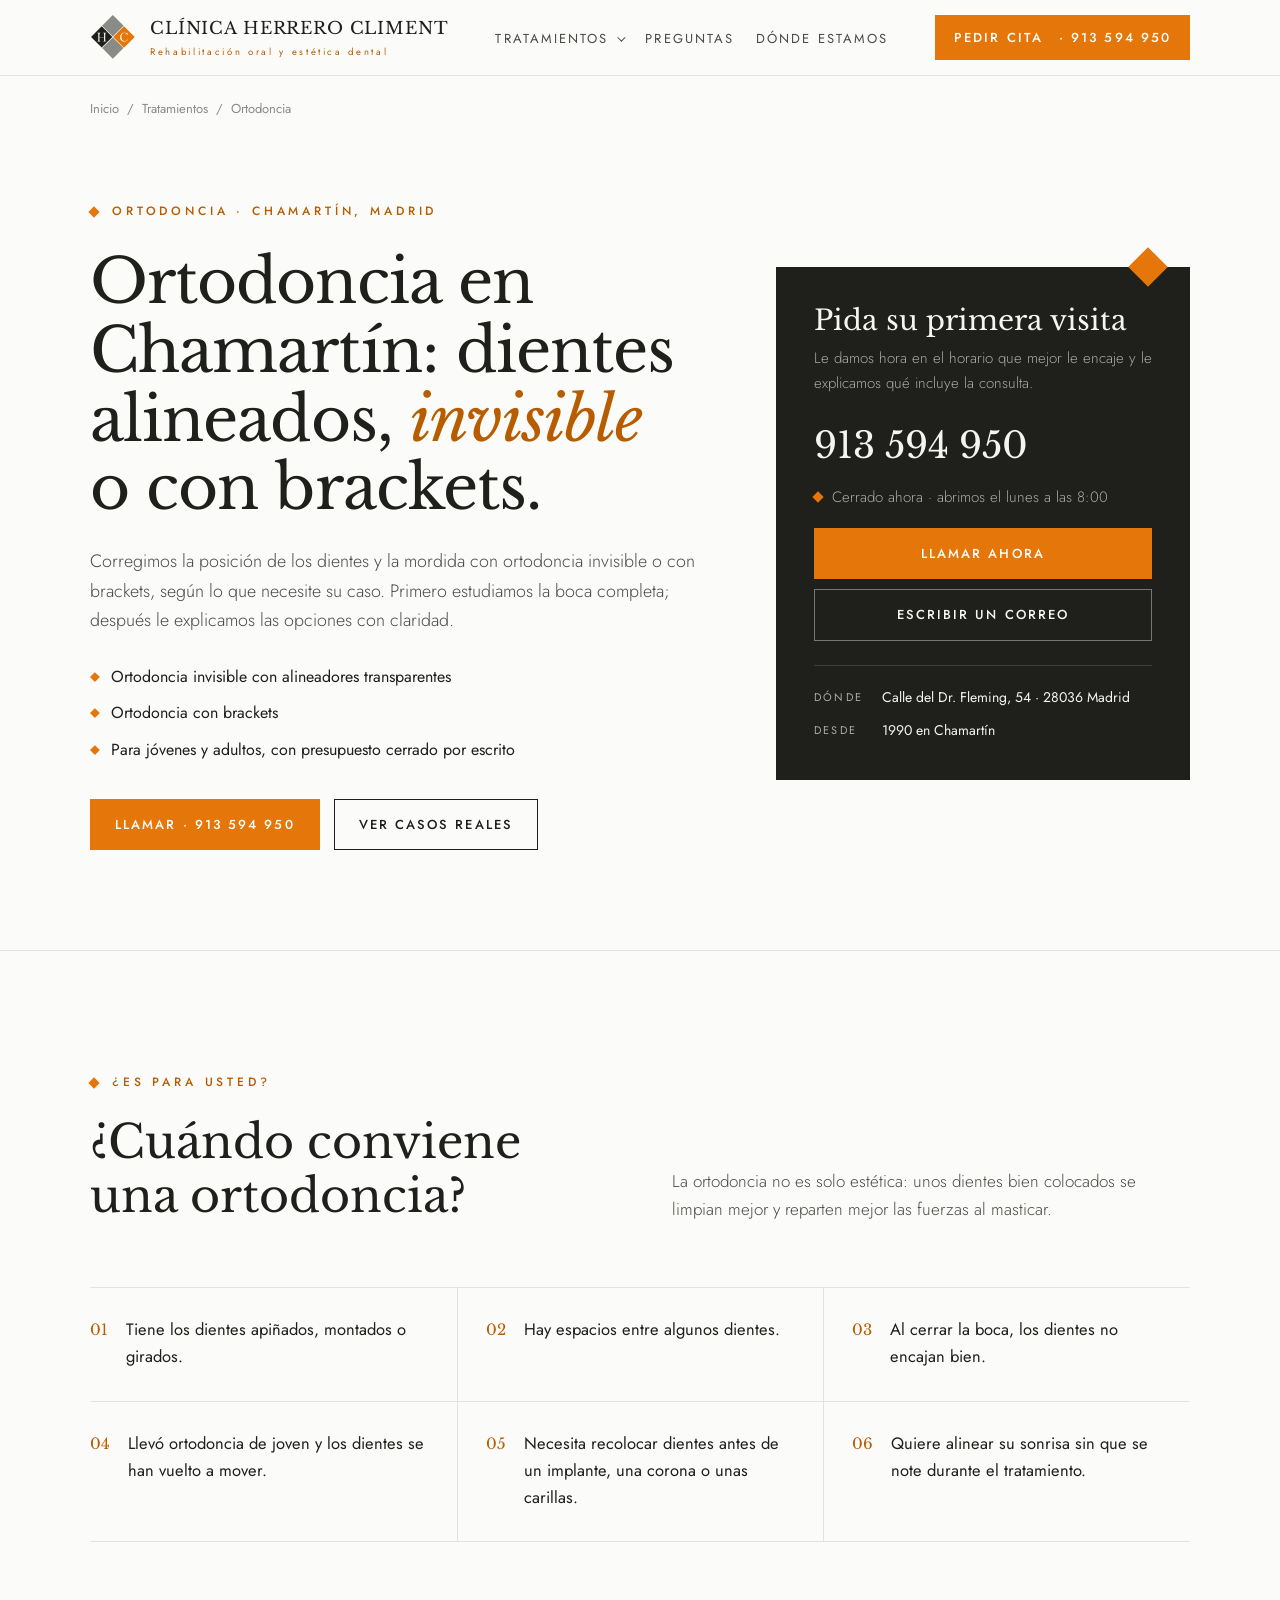
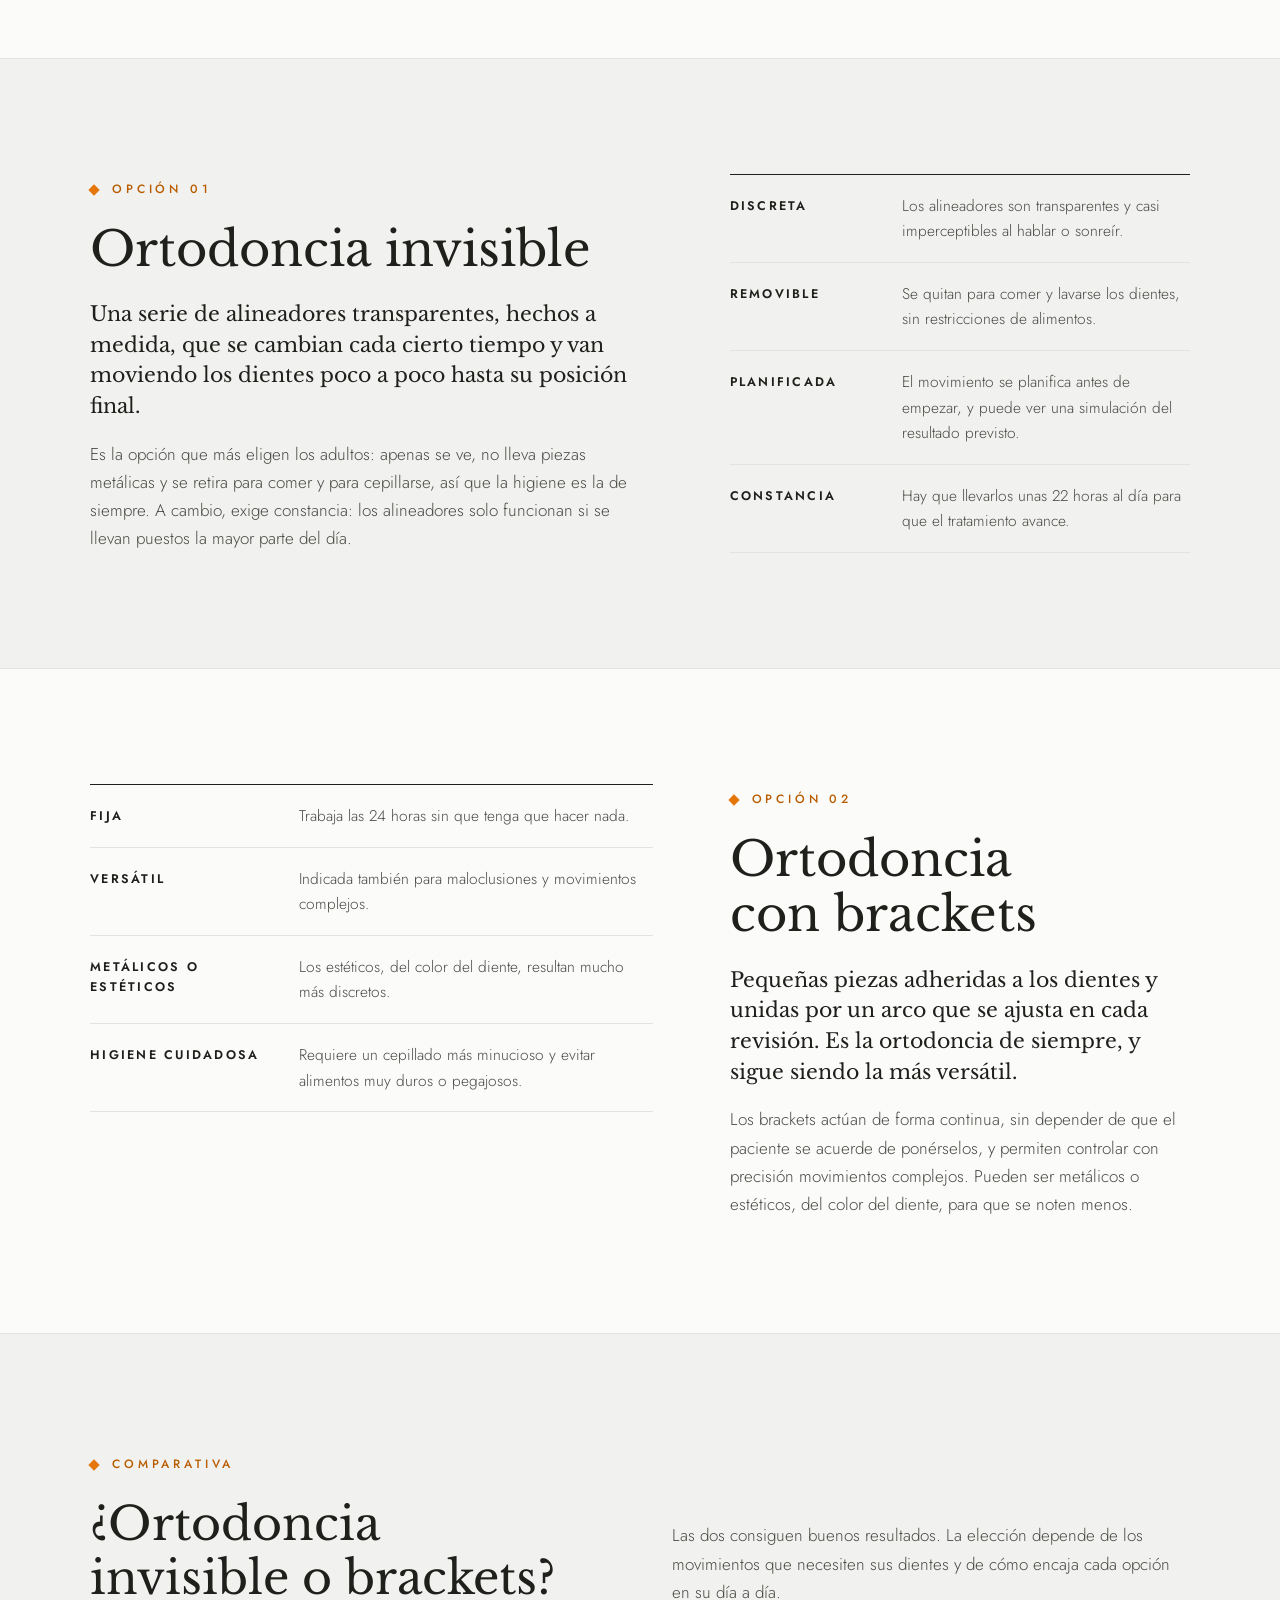
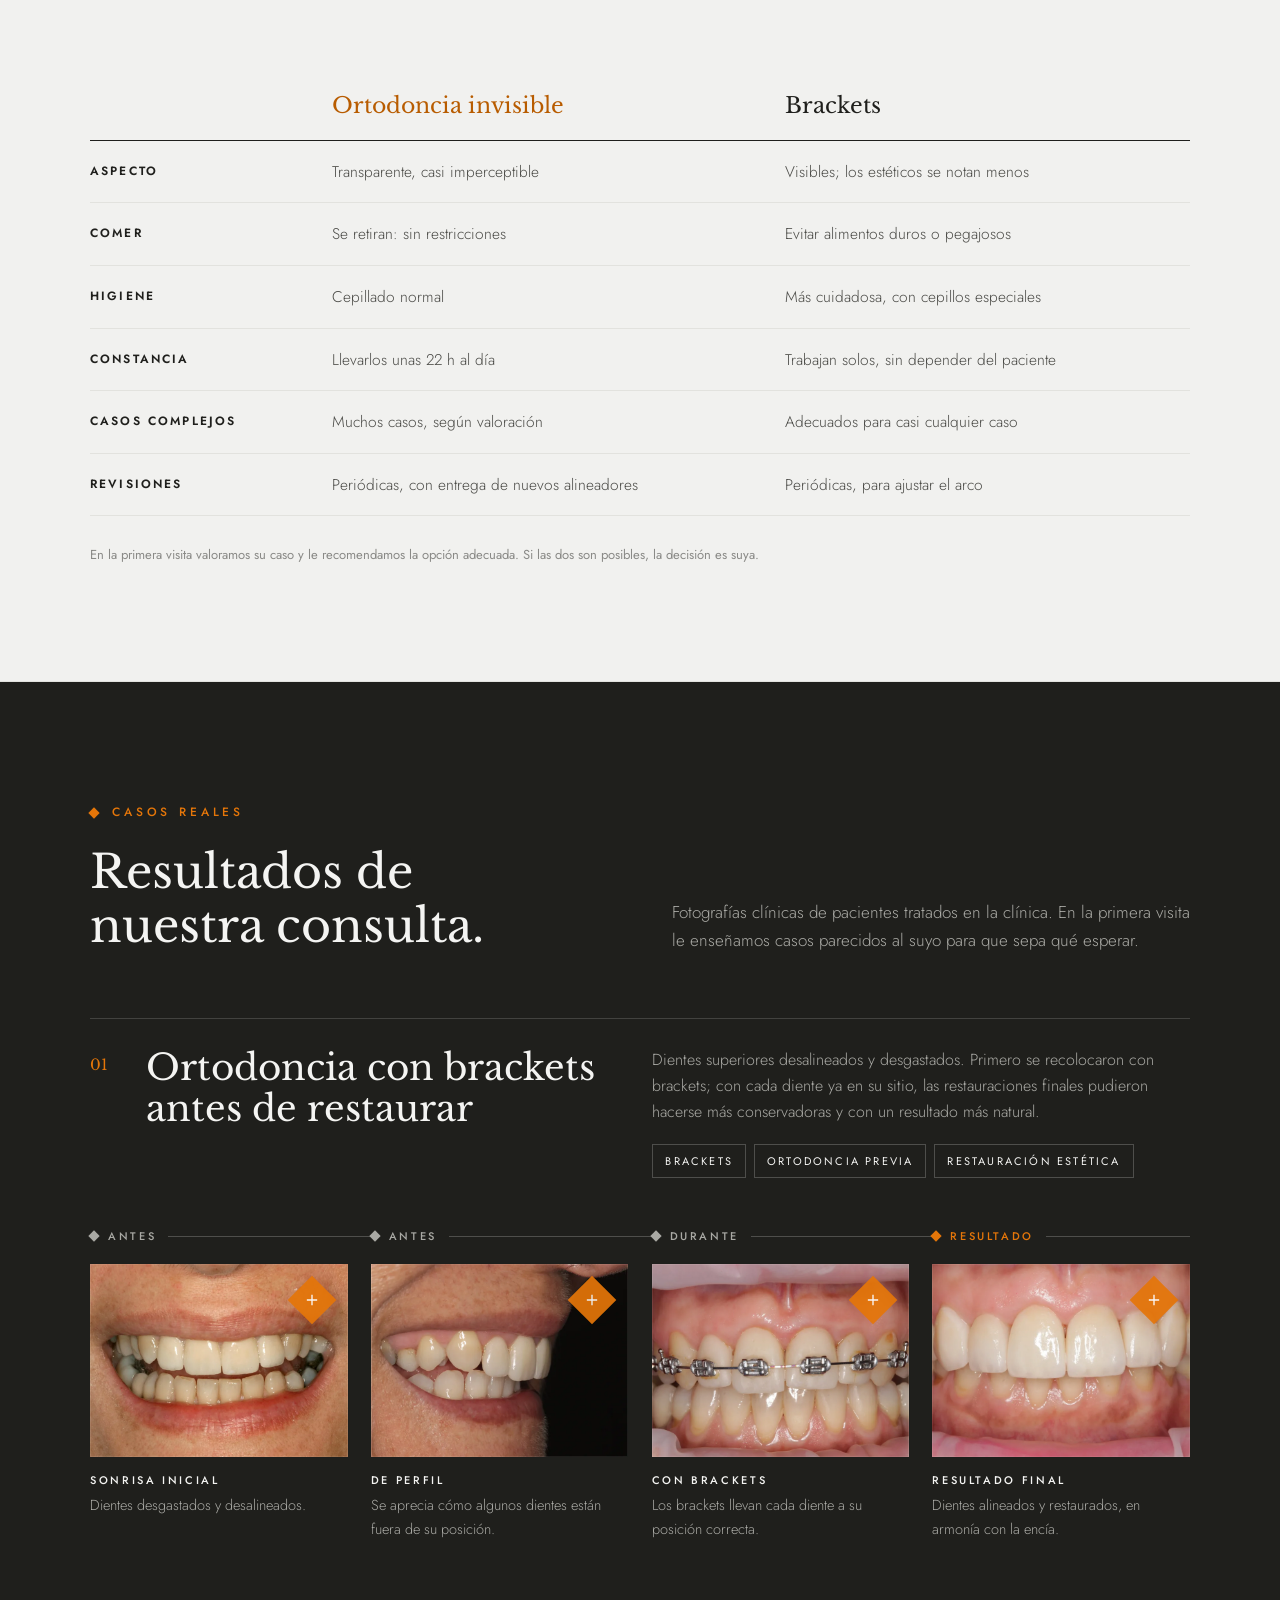
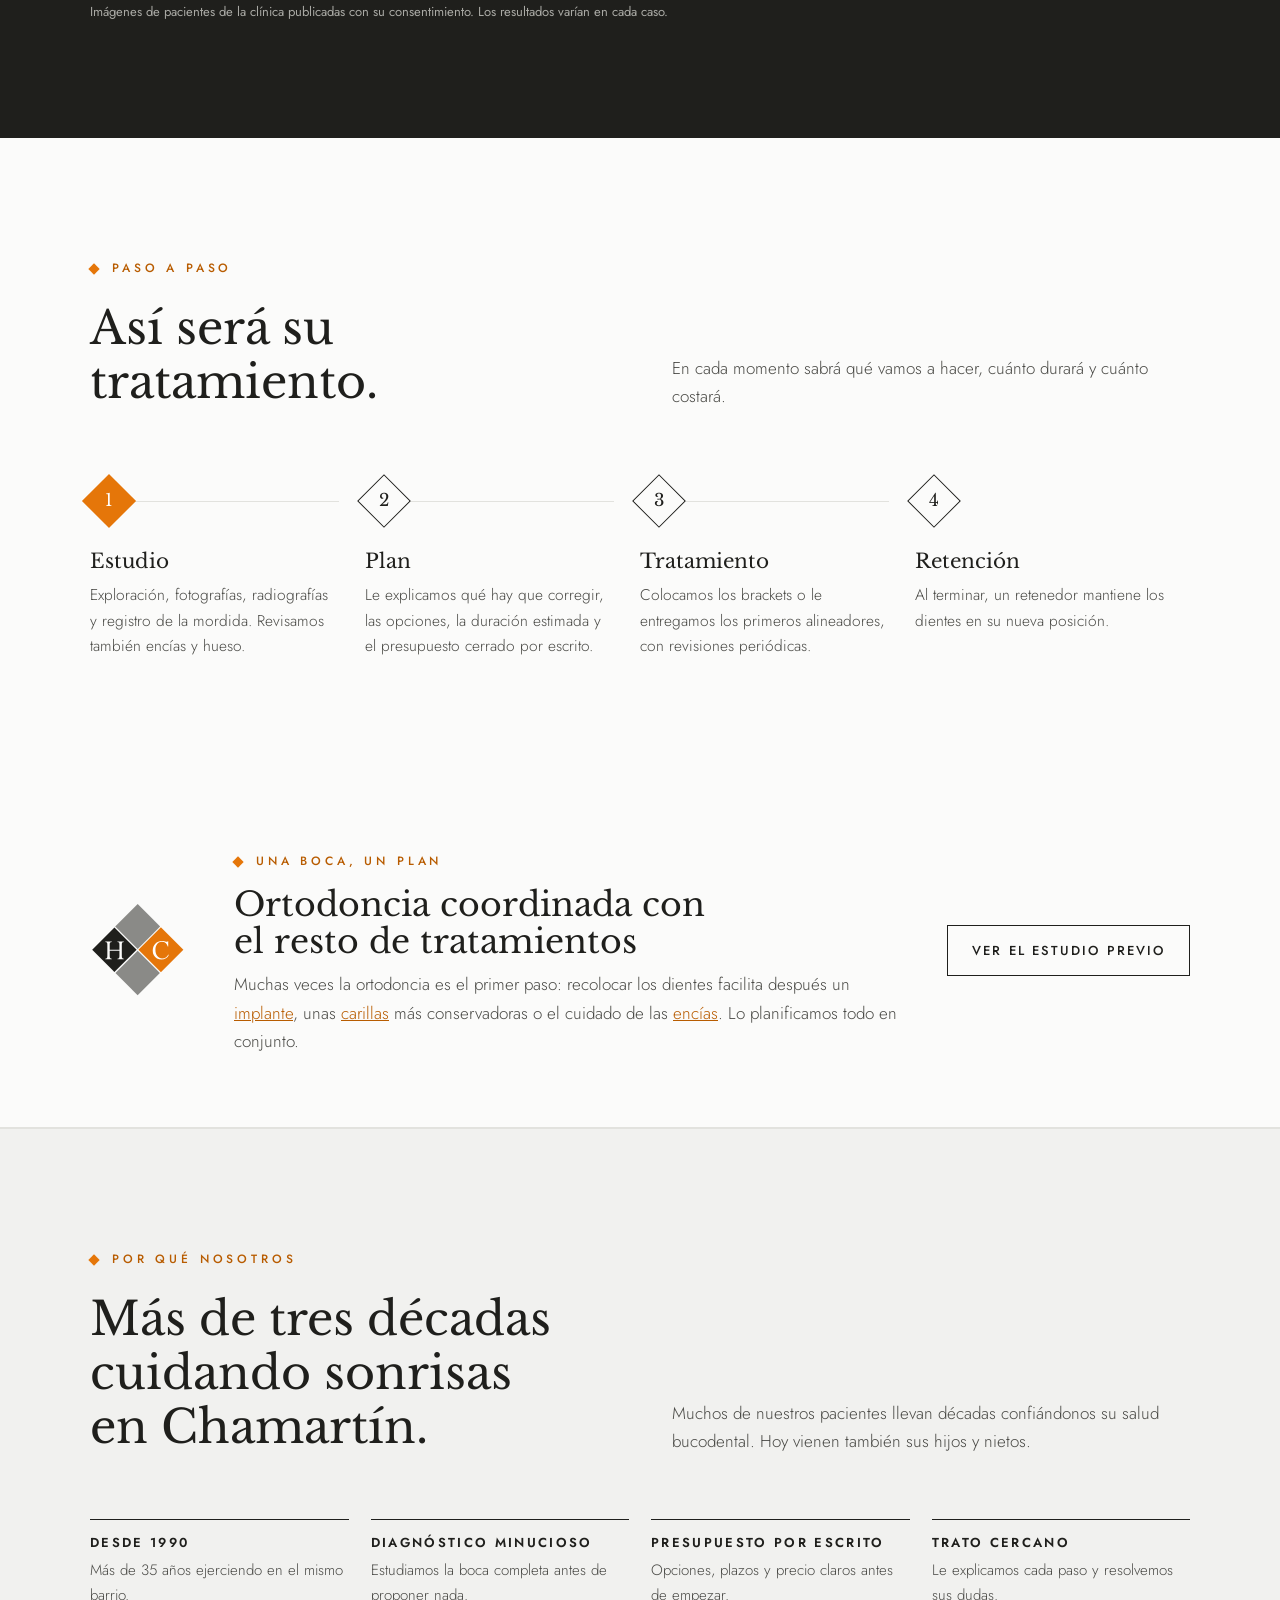
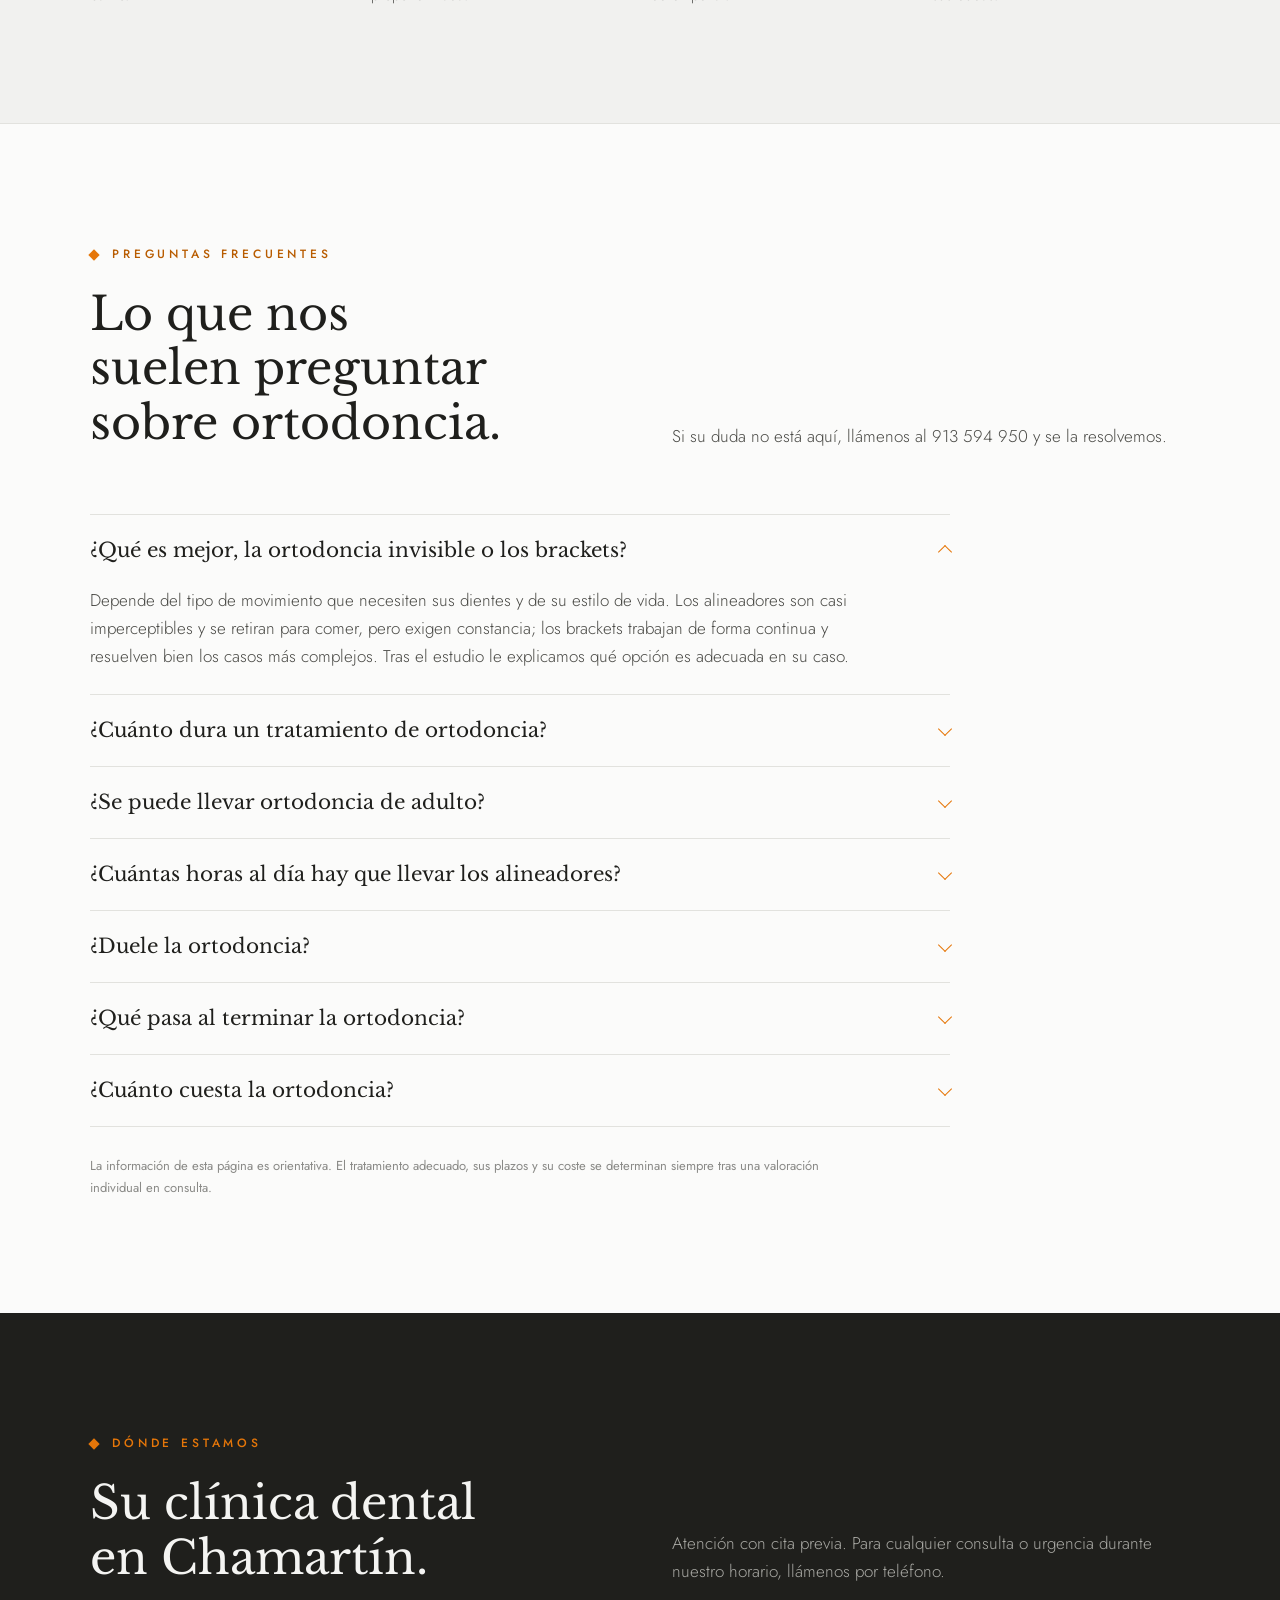
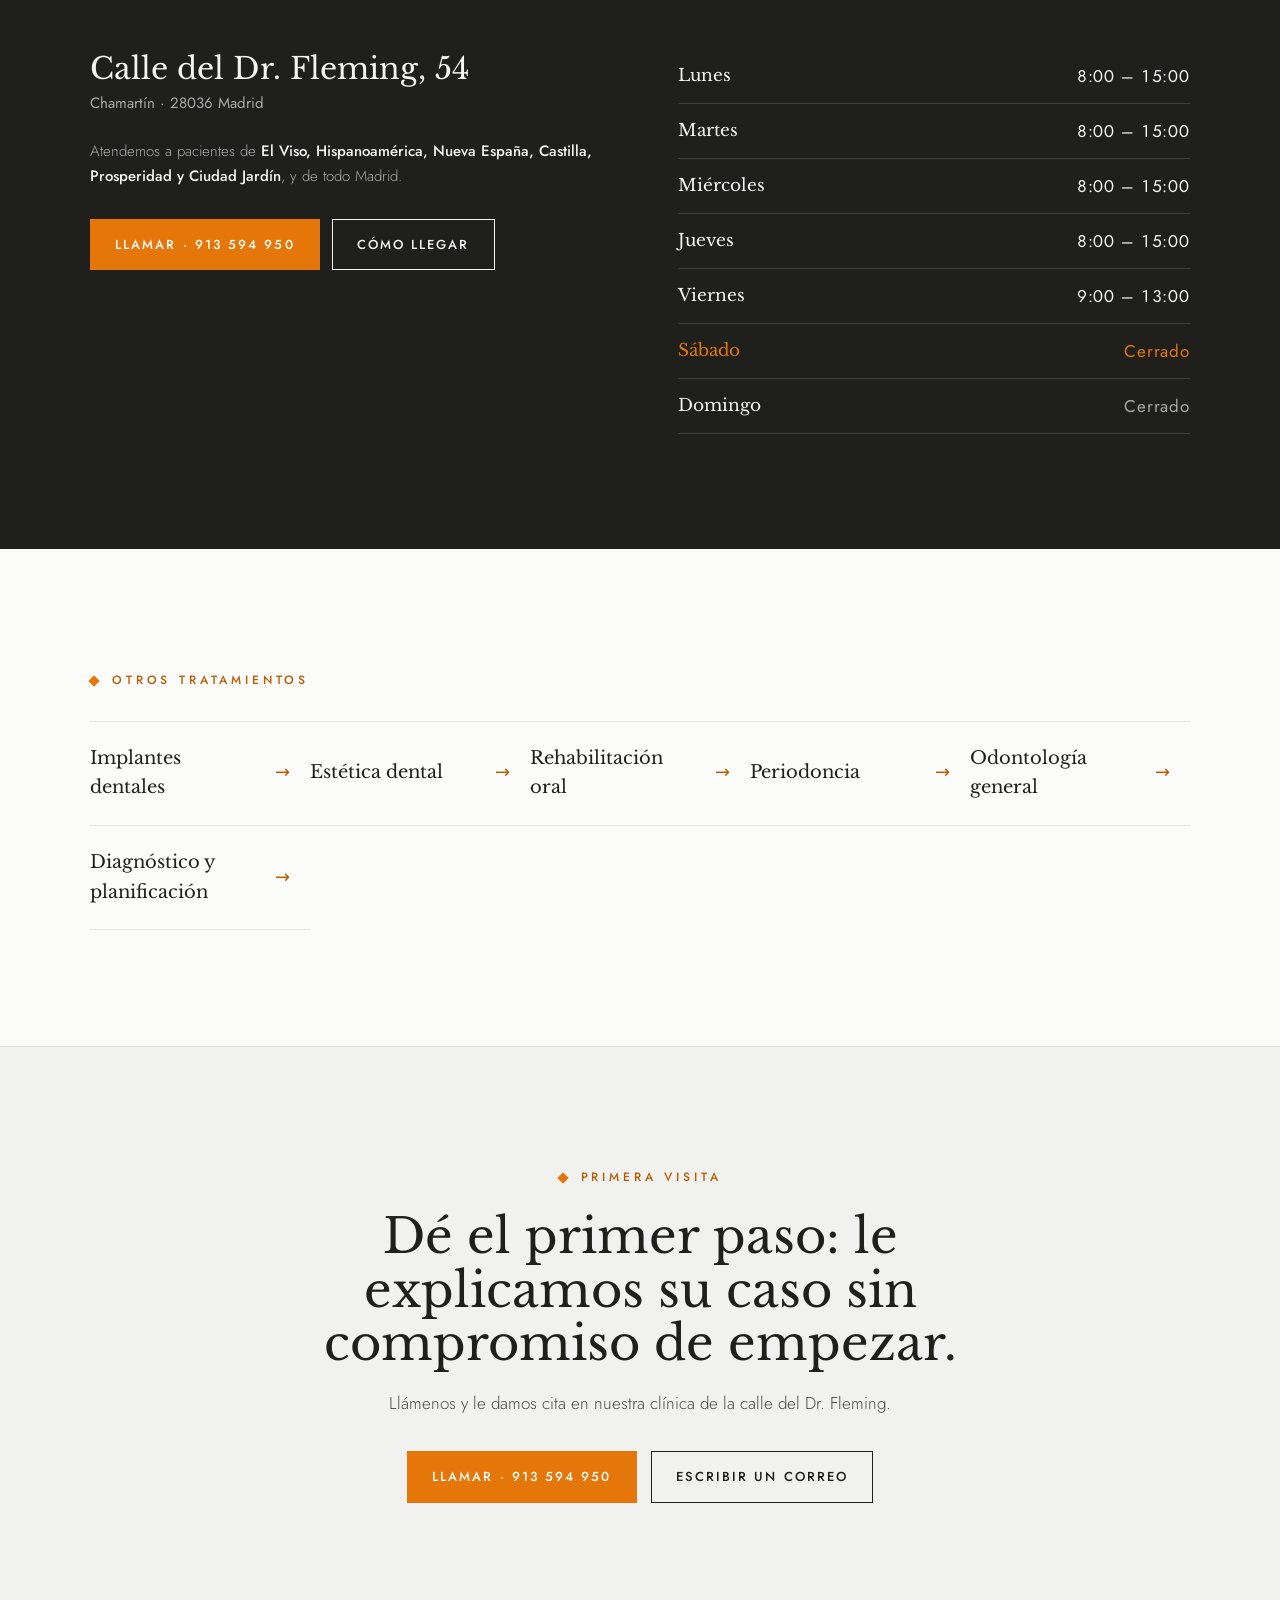
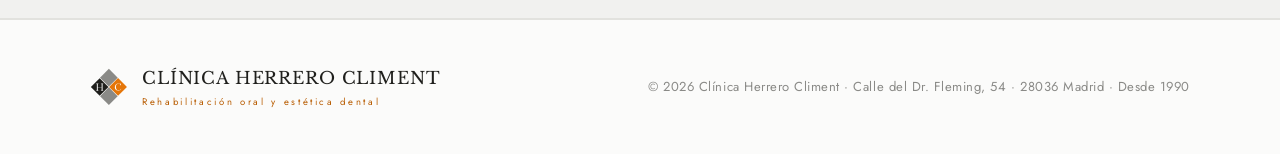
<file: ortodoncia-chamartin.html>
<!doctype html>
<html lang="es">
<head>
<meta charset="utf-8">
<meta name="viewport" content="width=device-width, initial-scale=1, viewport-fit=cover">
<title>Ortodoncia en Chamartín: invisible y con brackets | Clínica Herrero Climent</title>
<meta name="description" content="Ortodoncia en Chamartín para adultos y jóvenes: ortodoncia invisible con alineadores transparentes y ortodoncia con brackets. Estudio previo y presupuesto cerrado. Calle del Dr. Fleming, 54. Tel. 913 594 950.">
<meta property="og:type" content="website">
<meta property="og:locale" content="es_ES">
<meta property="og:title" content="Ortodoncia en Chamartín: invisible y con brackets | Clínica Herrero Climent">
<meta property="og:description" content="Ortodoncia en Chamartín para adultos y jóvenes: ortodoncia invisible con alineadores transparentes y ortodoncia con brackets. Estudio previo y presupuesto cerrado. Calle del Dr. Fleming, 54. Tel. 913 594 950.">
<link rel="preconnect" href="https://fonts.googleapis.com">
<link rel="preconnect" href="https://fonts.gstatic.com" crossorigin>
<link rel="stylesheet" href="https://fonts.googleapis.com/css2?family=Libre+Baskerville:ital,wght@0,400;0,700;1,400&family=Jost:wght@300;400;500;600&display=swap">
<link rel="icon" href="favicon.svg" type="image/svg+xml">
<link rel="apple-touch-icon" href="apple-touch-icon.png">
<link rel="stylesheet" href="tratamientos.css">
<script type="application/ld+json">{"@context": "https://schema.org", "@type": "Dentist", "name": "Clínica Herrero Climent", "telephone": "+34913594950", "email": "clinica@fherrerocliment.net", "foundingDate": "1990", "address": {"@type": "PostalAddress", "streetAddress": "Calle del Dr. Fleming, 54", "addressLocality": "Madrid", "addressRegion": "Madrid", "postalCode": "28036", "addressCountry": "ES"}, "areaServed": ["Chamartín", "El Viso", "Hispanoamérica", "Nueva España", "Castilla", "Prosperidad", "Ciudad Jardín", "Madrid"], "openingHoursSpecification": [{"@type": "OpeningHoursSpecification", "dayOfWeek": ["Monday", "Tuesday", "Wednesday", "Thursday"], "opens": "08:00", "closes": "15:00"}, {"@type": "OpeningHoursSpecification", "dayOfWeek": "Friday", "opens": "09:00", "closes": "13:00"}], "availableService": [{"@type": "MedicalProcedure", "name": "Ortodoncia"}, {"@type": "MedicalProcedure", "name": "Ortodoncia invisible con alineadores transparentes"}, {"@type": "MedicalProcedure", "name": "Ortodoncia con brackets"}], "employee": {"@type": "Person", "name": "Federico Herrero Climent", "honorificPrefix": "Dr.", "jobTitle": "Odontólogo", "alumniOf": [{"@type": "CollegeOrUniversity", "name": "Universidad de Alcalá"}, {"@type": "CollegeOrUniversity", "name": "Universidad Complutense de Madrid"}, {"@type": "CollegeOrUniversity", "name": "Universitat Politècnica de Catalunya"}], "memberOf": {"@type": "Organization", "name": "Sociedad Española de Periodoncia y Osteointegración (SEPA)"}}}</script>
<script type="application/ld+json">{"@context": "https://schema.org", "@type": "FAQPage", "mainEntity": [{"@type": "Question", "name": "¿Qué es mejor, la ortodoncia invisible o los brackets?", "acceptedAnswer": {"@type": "Answer", "text": "Depende del tipo de movimiento que necesiten sus dientes y de su estilo de vida. Los alineadores son casi imperceptibles y se retiran para comer, pero exigen constancia; los brackets trabajan de forma continua y resuelven bien los casos más complejos. Tras el estudio le explicamos qué opción es adecuada en su caso."}}, {"@type": "Question", "name": "¿Cuánto dura un tratamiento de ortodoncia?", "acceptedAnswer": {"@type": "Answer", "text": "Depende de cada caso: de lo que haya que mover y de cómo responda la boca. Tras el estudio le daremos un calendario estimado y lo iremos revisando en cada cita."}}, {"@type": "Question", "name": "¿Se puede llevar ortodoncia de adulto?", "acceptedAnswer": {"@type": "Answer", "text": "Sí. No hay una edad límite para mover los dientes siempre que las encías y el hueso estén sanos. Por eso, antes de empezar, revisamos también la salud periodontal."}}, {"@type": "Question", "name": "¿Cuántas horas al día hay que llevar los alineadores?", "acceptedAnswer": {"@type": "Answer", "text": "Para que funcionen, los alineadores deben llevarse la mayor parte del día, unas 22 horas, y quitarse solo para comer, beber algo que no sea agua y lavarse los dientes."}}, {"@type": "Question", "name": "¿Duele la ortodoncia?", "acceptedAnswer": {"@type": "Answer", "text": "Es normal notar presión o cierta molestia los primeros días y al cambiar de alineador o tras cada ajuste de los brackets. Suele desaparecer en pocos días."}}, {"@type": "Question", "name": "¿Qué pasa al terminar la ortodoncia?", "acceptedAnswer": {"@type": "Answer", "text": "Los dientes tienden a volver a su posición, por eso al terminar se coloca un retenedor fijo, removible o ambos. Le explicamos cómo usarlo y lo revisamos en consulta."}}, {"@type": "Question", "name": "¿Cuánto cuesta la ortodoncia?", "acceptedAnswer": {"@type": "Answer", "text": "El precio depende del tipo de ortodoncia y de la complejidad del caso. Tras el estudio le entregamos un presupuesto cerrado y detallado por escrito."}}]}</script>
</head>
<body>
<svg width="0" height="0" style="position:absolute" aria-hidden="true">
  <defs>
    <g id="hc-mark"><g transform="scale(2.69) translate(-297.5,-212.6)">
        <path class="tile t2" fill="var(--ink)" d="M 247.84 212.41 L 271.93 236.50 L 296.03 212.41 L 271.93 188.31 Z M 247.84 212.41 "/>
        <path class="tile t4" fill="var(--stone)" d="M 273.03 237.60 L 297.13 261.69 L 321.22 237.60 L 297.13 213.50 Z M 273.03 237.60 "/>
        <path class="tile t1" fill="var(--stone)" d="M 272.77 187.19 L 297.14 211.57 L 321.52 187.19 L 297.14 162.82 Z M 272.77 187.19 "/>
        <path class="tile t3" fill="var(--orange)" d="M 297.96 212.39 L 322.34 236.76 L 346.71 212.39 L 322.34 188.01 Z M 297.96 212.39 "/>
        <path fill="#ffffff" d="M 327.76 221.66 C 326.33 222.54 324.71 222.99 322.88 222.99 C 321.15 222.99 319.55 222.58 318.07 221.76 C 316.60 220.94 315.46 219.82 314.66 218.39 C 313.87 216.96 313.47 215.32 313.47 213.46 C 313.47 210.41 314.40 207.89 316.27 205.90 C 318.14 203.90 320.50 202.90 323.35 202.90 C 324.31 202.90 325.52 203.07 326.99 203.41 C 327.82 203.60 328.39 203.70 328.70 203.70 C 329.19 203.70 329.53 203.50 329.73 203.10 L 330.27 203.10 L 330.27 208.81 L 329.70 208.81 C 329.24 207.03 328.51 205.73 327.51 204.89 C 326.50 204.05 325.16 203.64 323.48 203.64 C 321.30 203.64 319.58 204.42 318.31 205.98 C 317.04 207.55 316.40 209.64 316.40 212.25 C 316.40 215.11 317.07 217.41 318.42 219.16 C 319.76 220.91 321.52 221.78 323.69 221.78 C 326.71 221.78 328.93 220.37 330.37 217.57 L 330.87 218.04 C 330.23 219.57 329.20 220.77 327.76 221.66 "/>
        <path fill="var(--paper)" d="M 282.13 203.82 C 281.31 203.82 280.73 204.05 280.41 204.50 C 280.10 204.96 279.94 205.76 279.94 206.91 L 279.94 218.99 C 279.94 220.15 280.10 220.95 280.41 221.39 C 280.73 221.84 281.31 222.06 282.13 222.06 L 282.13 222.62 L 275.20 222.62 L 275.20 222.06 C 276.06 222.06 276.64 221.84 276.92 221.39 C 277.22 220.95 277.36 220.14 277.36 218.99 L 277.36 213.37 L 266.82 213.37 L 266.82 218.99 C 266.82 220.13 266.98 220.93 267.30 221.39 C 267.63 221.84 268.21 222.06 269.06 222.06 L 269.06 222.62 L 262.06 222.62 L 262.06 222.06 C 262.91 222.06 263.49 221.83 263.80 221.37 C 264.10 220.92 264.26 220.12 264.26 218.99 L 264.26 206.91 C 264.26 205.73 264.10 204.91 263.79 204.48 C 263.47 204.04 262.90 203.82 262.06 203.82 L 262.06 203.26 L 269.06 203.26 L 269.06 203.82 C 268.21 203.82 267.63 204.06 267.30 204.53 C 266.98 205 266.82 205.79 266.82 206.91 L 266.82 212.42 L 277.36 212.42 L 277.36 206.91 C 277.36 205.72 277.21 204.91 276.91 204.48 C 276.60 204.04 276.03 203.82 275.20 203.82 L 275.20 203.26 L 282.13 203.26 Z M 282.13 203.82 "/>
      </g></g>
  </defs>
</svg>

<header class="top">
  <div class="wrap">
    <a class="brand" href="index.html" aria-label="Clínica Herrero Climent, inicio">
      <svg viewBox="-140 -140 280 280" aria-hidden="true"><use href="#hc-mark"/></svg>
      <span><span class="brand-name">Clínica Herrero Climent</span><span class="brand-sub">Rehabilitación oral y estética dental</span></span>
    </a>
    <nav aria-label="Principal">
      <ul>
        <li class="has-sub"><a href="index.html#tratamientos">Tratamientos</a>
          <div class="sub"><ul>
            <li><a href="implantes-dentales-chamartin.html">Implantes dentales</a></li>
            <li><a href="rehabilitacion-oral-chamartin.html">Rehabilitación oral</a></li>
            <li><a href="estetica-dental-chamartin.html">Estética dental</a></li>
            <li><a href="ortodoncia-chamartin.html" aria-current="page">Ortodoncia</a></li>
            <li><a href="periodoncia-chamartin.html">Periodoncia</a></li>
            <li><a href="dentista-chamartin.html">Odontología general</a></li>
            <li><a href="estudio-dental-chamartin.html">Diagnóstico y planificación</a></li>
          </ul></div>
        </li>
        <li><a href="#preguntas">Preguntas</a></li>
        <li><a href="#ubicacion">Dónde estamos</a></li>
      </ul>
    </nav>
    <a class="btn solid" href="tel:+34913594950">Pedir cita<span class="long">&nbsp;· 913 594 950</span></a>
  </div>
</header>

<main>
  <section class="hero">
    <div class="wrap">
      <p class="crumbs"><a href="index.html">Inicio</a><span>/</span><a href="index.html#tratamientos">Tratamientos</a><span>/</span>Ortodoncia</p>
      <div class="grid">
        <div>
          <span class="eyebrow">Ortodoncia · Chamartín, Madrid</span>
          <h1>Ortodoncia en Chamartín: dientes alineados, <em>invisible</em> o con brackets.</h1>
          <p class="lead">Corregimos la posición de los dientes y la mordida con ortodoncia invisible o con brackets, según lo que necesite su caso. Primero estudiamos la boca completa; después le explicamos las opciones con claridad.</p>
          <ul class="checks">
<li>Ortodoncia invisible con alineadores transparentes</li>
<li>Ortodoncia con brackets</li>
<li>Para jóvenes y adultos, con presupuesto cerrado por escrito</li>
          </ul>
          <div class="actions">
            <a class="btn solid" href="tel:+34913594950">Llamar · 913 594 950</a>
            <a class="btn" href="#casos">Ver casos reales</a>
          </div>
        </div>
        <aside class="card" aria-label="Pedir cita">
          <h2>Pida su primera visita</h2>
          <p>Le damos hora en el horario que mejor le encaje y le explicamos qué incluye la consulta.</p>
          <a class="tel" href="tel:+34913594950">913 594 950</a>
          <p class="status" id="status" aria-live="polite">Lunes a jueves 8:00–15:00 · Viernes 9:00–13:00</p>
          <a class="btn solid" href="tel:+34913594950">Llamar ahora</a>
          <a class="btn ghost" href="mailto:clinica@fherrerocliment.net?subject=Solicitud%20de%20cita%20%C2%B7%20Ortodoncia">Escribir un correo</a>
          <dl>
            <dt>Dónde</dt><dd>Calle del Dr. Fleming, 54 · 28036 Madrid</dd>
            <dt>Desde</dt><dd>1990 en Chamartín</dd>
          </dl>
        </aside>
      </div>
    </div>
  </section>

  <section class="block">
    <div class="wrap">
      <div class="head">
        <div><span class="eyebrow">¿Es para usted?</span><h2>¿Cuándo conviene una ortodoncia?</h2></div>
        <p>La ortodoncia no es solo estética: unos dientes bien colocados se limpian mejor y reparten mejor las fuerzas al masticar.</p>
      </div>
      <div class="signs">
<div class="sign"><b>01</b><p>Tiene los dientes apiñados, montados o girados.</p></div>
<div class="sign"><b>02</b><p>Hay espacios entre algunos dientes.</p></div>
<div class="sign"><b>03</b><p>Al cerrar la boca, los dientes no encajan bien.</p></div>
<div class="sign"><b>04</b><p>Llevó ortodoncia de joven y los dientes se han vuelto a mover.</p></div>
<div class="sign"><b>05</b><p>Necesita recolocar dientes antes de un implante, una corona o unas carillas.</p></div>
<div class="sign"><b>06</b><p>Quiere alinear su sonrisa sin que se note durante el tratamiento.</p></div>
      </div>
    </div>
  </section>

  <section class="block alt" id="ortodoncia-invisible">
    <div class="wrap">
      <div class="mode">
        <div class="mode-txt">
          <span class="eyebrow">Opción 01</span>
          <h2>Ortodoncia invisible</h2>
          <p class="mode-lead">Una serie de alineadores transparentes, hechos a medida, que se cambian cada cierto tiempo y van moviendo los dientes poco a poco hasta su posición final.</p>
          <p>Es la opción que más eligen los adultos: apenas se ve, no lleva piezas metálicas y se retira para comer y para cepillarse, así que la higiene es la de siempre. A cambio, exige constancia: los alineadores solo funcionan si se llevan puestos la mayor parte del día.</p>
        </div>
        <ul class="mode-list">
          <li><b>Discreta</b><span>Los alineadores son transparentes y casi imperceptibles al hablar o sonreír.</span></li>
          <li><b>Removible</b><span>Se quitan para comer y lavarse los dientes, sin restricciones de alimentos.</span></li>
          <li><b>Planificada</b><span>El movimiento se planifica antes de empezar, y puede ver una simulación del resultado previsto.</span></li>
          <li><b>Constancia</b><span>Hay que llevarlos unas 22 horas al día para que el tratamiento avance.</span></li>
        </ul>
      </div>
    </div>
  </section>

  <section class="block" id="ortodoncia-brackets">
    <div class="wrap">
      <div class="mode inv">
        <div class="mode-txt">
          <span class="eyebrow">Opción 02</span>
          <h2>Ortodoncia con brackets</h2>
          <p class="mode-lead">Pequeñas piezas adheridas a los dientes y unidas por un arco que se ajusta en cada revisión. Es la ortodoncia de siempre, y sigue siendo la más versátil.</p>
          <p>Los brackets actúan de forma continua, sin depender de que el paciente se acuerde de ponérselos, y permiten controlar con precisión movimientos complejos. Pueden ser metálicos o estéticos, del color del diente, para que se noten menos.</p>
        </div>
        <ul class="mode-list">
          <li><b>Fija</b><span>Trabaja las 24 horas sin que tenga que hacer nada.</span></li>
          <li><b>Versátil</b><span>Indicada también para maloclusiones y movimientos complejos.</span></li>
          <li><b>Metálicos o estéticos</b><span>Los estéticos, del color del diente, resultan mucho más discretos.</span></li>
          <li><b>Higiene cuidadosa</b><span>Requiere un cepillado más minucioso y evitar alimentos muy duros o pegajosos.</span></li>
        </ul>
      </div>
    </div>
  </section>

  <section class="block alt" id="invisible-o-brackets">
    <div class="wrap">
      <div class="head">
        <div><span class="eyebrow">Comparativa</span><h2>¿Ortodoncia invisible o brackets?</h2></div>
        <p>Las dos consiguen buenos resultados. La elección depende de los movimientos que necesiten sus dientes y de cómo encaja cada opción en su día a día.</p>
      </div>
      <div class="vs-wrap">
      <table class="vs">
        <thead><tr><th scope="col"><span class="sr">Aspecto</span></th><th scope="col">Ortodoncia invisible</th><th scope="col">Brackets</th></tr></thead>
        <tbody>
          <tr><th scope="row">Aspecto</th><td data-label="Invisible">Transparente, casi imperceptible</td><td data-label="Brackets">Visibles; los estéticos se notan menos</td></tr>
          <tr><th scope="row">Comer</th><td data-label="Invisible">Se retiran: sin restricciones</td><td data-label="Brackets">Evitar alimentos duros o pegajosos</td></tr>
          <tr><th scope="row">Higiene</th><td data-label="Invisible">Cepillado normal</td><td data-label="Brackets">Más cuidadosa, con cepillos especiales</td></tr>
          <tr><th scope="row">Constancia</th><td data-label="Invisible">Llevarlos unas 22 h al día</td><td data-label="Brackets">Trabajan solos, sin depender del paciente</td></tr>
          <tr><th scope="row">Casos complejos</th><td data-label="Invisible">Muchos casos, según valoración</td><td data-label="Brackets">Adecuados para casi cualquier caso</td></tr>
          <tr><th scope="row">Revisiones</th><td data-label="Invisible">Periódicas, con entrega de nuevos alineadores</td><td data-label="Brackets">Periódicas, para ajustar el arco</td></tr>
        </tbody>
      </table>
      </div>
      <p class="legal">En la primera visita valoramos su caso y le recomendamos la opción adecuada. Si las dos son posibles, la decisión es suya.</p>
    </div>
  </section>

  <section class="block casos" id="casos">
    <div class="wrap">
      <div class="head">
        <div><span class="eyebrow">Casos reales</span><h2>Resultados de nuestra consulta.</h2></div>
        <p>Fotografías clínicas de pacientes tratados en la clínica. En la primera visita le enseñamos casos parecidos al suyo para que sepa qué esperar.</p>
      </div>

      <article class="caso" id="ortodoncia-antes-de-restaurar">
        <header class="caso-intro">
          <span class="caso-n">01</span>
          <h3>Ortodoncia con brackets antes de restaurar</h3>
          <div>
            <p>Dientes superiores desalineados y desgastados. Primero se recolocaron con brackets; con cada diente ya en su sitio, las restauraciones finales pudieron hacerse más conservadoras y con un resultado más natural.</p>
            <ul class="tags"><li>Brackets</li><li>Ortodoncia previa</li><li>Restauración estética</li></ul>
          </div>
        </header>
        <div class="proceso">
          <figure class="etapa">
            <p class="etapa-n"><span>Antes</span></p>
            <button class="zoom" type="button" data-full="img/ortodoncia/ortodoncia-brackets-antes-frontal-1600.webp" aria-label="Ampliar: sonrisa inicial con los dientes superiores desgastados y desalineados">
              <picture>
                <source type="image/webp" srcset="img/ortodoncia/ortodoncia-brackets-antes-frontal-800.webp 800w, img/ortodoncia/ortodoncia-brackets-antes-frontal-1600.webp 1600w" sizes="(max-width:640px) 92vw, (max-width:960px) 45vw, 280px">
                <img src="img/ortodoncia/ortodoncia-brackets-antes-frontal-800.jpg" srcset="img/ortodoncia/ortodoncia-brackets-antes-frontal-800.jpg 800w, img/ortodoncia/ortodoncia-brackets-antes-frontal-1600.jpg 1600w" sizes="(max-width:640px) 92vw, (max-width:960px) 45vw, 280px" width="1600" height="1200" loading="lazy" decoding="async" alt="Sonrisa inicial con los dientes superiores desgastados y desalineados">
              </picture>
              <span class="badge">Antes</span><span class="plus" aria-hidden="true"><svg viewBox="0 0 16 16" fill="none" stroke="currentColor" stroke-width="1.6"><path d="M8 2v12M2 8h12"/></svg></span>
            </button>
            <figcaption><b>Sonrisa inicial</b><span>Dientes desgastados y desalineados.</span></figcaption>
          </figure>
          <figure class="etapa">
            <p class="etapa-n"><span>Antes</span></p>
            <button class="zoom" type="button" data-full="img/ortodoncia/ortodoncia-brackets-antes-lateral-1600.webp" aria-label="Ampliar: vista lateral inicial con dientes superiores fuera de su posición">
              <picture>
                <source type="image/webp" srcset="img/ortodoncia/ortodoncia-brackets-antes-lateral-800.webp 800w, img/ortodoncia/ortodoncia-brackets-antes-lateral-1600.webp 1600w" sizes="(max-width:640px) 92vw, (max-width:960px) 45vw, 280px">
                <img src="img/ortodoncia/ortodoncia-brackets-antes-lateral-800.jpg" srcset="img/ortodoncia/ortodoncia-brackets-antes-lateral-800.jpg 800w, img/ortodoncia/ortodoncia-brackets-antes-lateral-1600.jpg 1600w" sizes="(max-width:640px) 92vw, (max-width:960px) 45vw, 280px" width="1600" height="1200" loading="lazy" decoding="async" alt="Vista lateral inicial con dientes superiores fuera de su posición">
              </picture>
              <span class="badge">Antes</span><span class="plus" aria-hidden="true"><svg viewBox="0 0 16 16" fill="none" stroke="currentColor" stroke-width="1.6"><path d="M8 2v12M2 8h12"/></svg></span>
            </button>
            <figcaption><b>De perfil</b><span>Se aprecia cómo algunos dientes están fuera de su posición.</span></figcaption>
          </figure>
          <figure class="etapa">
            <p class="etapa-n"><span>Durante</span></p>
            <button class="zoom" type="button" data-full="img/ortodoncia/ortodoncia-brackets-durante-brackets-1600.webp" aria-label="Ampliar: dientes superiores e inferiores con brackets metálicos durante el tratamiento">
              <picture>
                <source type="image/webp" srcset="img/ortodoncia/ortodoncia-brackets-durante-brackets-800.webp 800w, img/ortodoncia/ortodoncia-brackets-durante-brackets-1600.webp 1600w" sizes="(max-width:640px) 92vw, (max-width:960px) 45vw, 280px">
                <img src="img/ortodoncia/ortodoncia-brackets-durante-brackets-800.jpg" srcset="img/ortodoncia/ortodoncia-brackets-durante-brackets-800.jpg 800w, img/ortodoncia/ortodoncia-brackets-durante-brackets-1600.jpg 1600w" sizes="(max-width:640px) 92vw, (max-width:960px) 45vw, 280px" width="1600" height="1200" loading="lazy" decoding="async" alt="Dientes superiores e inferiores con brackets metálicos durante el tratamiento">
              </picture>
              <span class="badge mid">Durante</span><span class="plus" aria-hidden="true"><svg viewBox="0 0 16 16" fill="none" stroke="currentColor" stroke-width="1.6"><path d="M8 2v12M2 8h12"/></svg></span>
            </button>
            <figcaption><b>Con brackets</b><span>Los brackets llevan cada diente a su posición correcta.</span></figcaption>
          </figure>
          <figure class="etapa">
            <p class="etapa-n"><span>Resultado</span></p>
            <button class="zoom" type="button" data-full="img/ortodoncia/ortodoncia-brackets-resultado-1600.webp" aria-label="Ampliar: resultado final con los dientes superiores alineados y restaurados">
              <picture>
                <source type="image/webp" srcset="img/ortodoncia/ortodoncia-brackets-resultado-800.webp 800w, img/ortodoncia/ortodoncia-brackets-resultado-1600.webp 1600w" sizes="(max-width:640px) 92vw, (max-width:960px) 45vw, 280px">
                <img src="img/ortodoncia/ortodoncia-brackets-resultado-800.jpg" srcset="img/ortodoncia/ortodoncia-brackets-resultado-800.jpg 800w, img/ortodoncia/ortodoncia-brackets-resultado-1600.jpg 1600w" sizes="(max-width:640px) 92vw, (max-width:960px) 45vw, 280px" width="1600" height="1200" loading="lazy" decoding="async" alt="Resultado final con los dientes superiores alineados y restaurados">
              </picture>
              <span class="badge after">Después</span><span class="plus" aria-hidden="true"><svg viewBox="0 0 16 16" fill="none" stroke="currentColor" stroke-width="1.6"><path d="M8 2v12M2 8h12"/></svg></span>
            </button>
            <figcaption><b>Resultado final</b><span>Dientes alineados y restaurados, en armonía con la encía.</span></figcaption>
          </figure>
        </div>
      </article>

      <p class="legal">Imágenes de pacientes de la clínica publicadas con su consentimiento. Los resultados varían en cada caso.</p>
    </div>
  </section>

  <dialog class="lb" id="lb" aria-label="Fotografía ampliada">
    <img alt="">
    <p class="lb-cap"></p>
    <button class="x" type="button" aria-label="Cerrar"><svg viewBox="0 0 16 16" fill="none" stroke="currentColor" stroke-width="1.6"><path d="M3 3l10 10M13 3L3 13"/></svg></button>
    <button class="prev" type="button" aria-label="Foto anterior"><svg viewBox="0 0 16 16" fill="none" stroke="currentColor" stroke-width="1.6"><path d="M10 2L4 8l6 6"/></svg></button>
    <button class="next" type="button" aria-label="Foto siguiente"><svg viewBox="0 0 16 16" fill="none" stroke="currentColor" stroke-width="1.6"><path d="M6 2l6 6-6 6"/></svg></button>
  </dialog>

  <section class="block">
    <div class="wrap">
      <div class="head">
        <div><span class="eyebrow">Paso a paso</span><h2>Así será su tratamiento.</h2></div>
        <p>En cada momento sabrá qué vamos a hacer, cuánto durará y cuánto costará.</p>
      </div>
      <div class="steps">
<div class="step"><div class="dot"><span><i>1</i></span></div><h3>Estudio</h3><p>Exploración, fotografías, radiografías y registro de la mordida. Revisamos también encías y hueso.</p></div>
<div class="step"><div class="dot"><span><i>2</i></span></div><h3>Plan</h3><p>Le explicamos qué hay que corregir, las opciones, la duración estimada y el presupuesto cerrado por escrito.</p></div>
<div class="step"><div class="dot"><span><i>3</i></span></div><h3>Tratamiento</h3><p>Colocamos los brackets o le entregamos los primeros alineadores, con revisiones periódicas.</p></div>
<div class="step"><div class="dot"><span><i>4</i></span></div><h3>Retención</h3><p>Al terminar, un retenedor mantiene los dientes en su nueva posición.</p></div>
      </div>
    </div>
  </section>

  <section class="doc-strip">
    <div class="wrap">
      <svg class="doc-mark" viewBox="-140 -140 280 280" aria-hidden="true"><use href="#hc-mark"/></svg>
      <div>
        <span class="eyebrow">Una boca, un plan</span>
        <h2>Ortodoncia coordinada con el resto de tratamientos</h2>
        <p>Muchas veces la ortodoncia es el primer paso: recolocar los dientes facilita después un <a href="implantes-dentales-chamartin.html">implante</a>, unas <a href="estetica-dental-chamartin.html">carillas</a> más conservadoras o el cuidado de las <a href="periodoncia-chamartin.html">encías</a>. Lo planificamos todo en conjunto.</p>
      </div>
      <a class="btn" href="estudio-dental-chamartin.html">Ver el estudio previo</a>
    </div>
  </section>

  <section class="block alt">
    <div class="wrap">
      <div class="head">
        <div><span class="eyebrow">Por qué nosotros</span><h2>Más de tres décadas cuidando sonrisas en Chamartín.</h2></div>
        <p>Muchos de nuestros pacientes llevan décadas confiándonos su salud bucodental. Hoy vienen también sus hijos y nietos.</p>
      </div>
      <div class="why">
        <div><h3>Desde 1990</h3><p>Más de 35 años ejerciendo en el mismo barrio.</p></div>
        <div><h3>Diagnóstico minucioso</h3><p>Estudiamos la boca completa antes de proponer nada.</p></div>
        <div><h3>Presupuesto por escrito</h3><p>Opciones, plazos y precio claros antes de empezar.</p></div>
        <div><h3>Trato cercano</h3><p>Le explicamos cada paso y resolvemos sus dudas.</p></div>
      </div>
    </div>
  </section>

  <section class="block" id="preguntas">
    <div class="wrap">
      <div class="head">
        <div><span class="eyebrow">Preguntas frecuentes</span><h2>Lo que nos suelen preguntar sobre ortodoncia.</h2></div>
        <p>Si su duda no está aquí, llámenos al 913 594 950 y se la resolvemos.</p>
      </div>
      <div class="faq">
<details open><summary>¿Qué es mejor, la ortodoncia invisible o los brackets?</summary><p>Depende del tipo de movimiento que necesiten sus dientes y de su estilo de vida. Los alineadores son casi imperceptibles y se retiran para comer, pero exigen constancia; los brackets trabajan de forma continua y resuelven bien los casos más complejos. Tras el estudio le explicamos qué opción es adecuada en su caso.</p></details>
<details><summary>¿Cuánto dura un tratamiento de ortodoncia?</summary><p>Depende de cada caso: de lo que haya que mover y de cómo responda la boca. Tras el estudio le daremos un calendario estimado y lo iremos revisando en cada cita.</p></details>
<details><summary>¿Se puede llevar ortodoncia de adulto?</summary><p>Sí. No hay una edad límite para mover los dientes siempre que las encías y el hueso estén sanos. Por eso, antes de empezar, revisamos también la salud periodontal.</p></details>
<details><summary>¿Cuántas horas al día hay que llevar los alineadores?</summary><p>Para que funcionen, los alineadores deben llevarse la mayor parte del día, unas 22 horas, y quitarse solo para comer, beber algo que no sea agua y lavarse los dientes.</p></details>
<details><summary>¿Duele la ortodoncia?</summary><p>Es normal notar presión o cierta molestia los primeros días y al cambiar de alineador o tras cada ajuste de los brackets. Suele desaparecer en pocos días.</p></details>
<details><summary>¿Qué pasa al terminar la ortodoncia?</summary><p>Los dientes tienden a volver a su posición, por eso al terminar se coloca un retenedor fijo, removible o ambos. Le explicamos cómo usarlo y lo revisamos en consulta.</p></details>
<details><summary>¿Cuánto cuesta la ortodoncia?</summary><p>El precio depende del tipo de ortodoncia y de la complejidad del caso. Tras el estudio le entregamos un presupuesto cerrado y detallado por escrito.</p></details>
      </div>
      <p class="legal">La información de esta página es orientativa. El tratamiento adecuado, sus plazos y su coste se determinan siempre tras una valoración individual en consulta.</p>
    </div>
  </section>

  <section class="block local" id="ubicacion">
    <div class="wrap">
      <div class="head">
        <div><span class="eyebrow">Dónde estamos</span><h2>Su clínica dental en Chamartín.</h2></div>
        <p>Atención con cita previa. Para cualquier consulta o urgencia durante nuestro horario, llámenos por teléfono.</p>
      </div>
      <div class="local-grid">
        <div>
          <p class="addr">Calle del Dr. Fleming, 54<small>Chamartín · 28036 Madrid</small></p>
          <p class="barrios">Atendemos a pacientes de <strong>El Viso, Hispanoamérica, Nueva España, Castilla, Prosperidad y Ciudad Jardín</strong>, y de todo Madrid.</p>
          <div class="actions">
            <a class="btn solid" href="tel:+34913594950">Llamar · 913 594 950</a>
            <a class="btn" href="https://www.google.com/maps/search/?api=1&amp;query=Calle+del+Dr.+Fleming+54+28036+Madrid" target="_blank" rel="noopener">Cómo llegar</a>
          </div>
        </div>
        <table class="hours">
          <tbody>
            <tr data-d="1"><th scope="row">Lunes</th><td>8:00 – 15:00</td></tr>
            <tr data-d="2"><th scope="row">Martes</th><td>8:00 – 15:00</td></tr>
            <tr data-d="3"><th scope="row">Miércoles</th><td>8:00 – 15:00</td></tr>
            <tr data-d="4"><th scope="row">Jueves</th><td>8:00 – 15:00</td></tr>
            <tr data-d="5"><th scope="row">Viernes</th><td>9:00 – 13:00</td></tr>
            <tr data-d="6" class="closed"><th scope="row">Sábado</th><td>Cerrado</td></tr>
            <tr data-d="0" class="closed"><th scope="row">Domingo</th><td>Cerrado</td></tr>
          </tbody>
        </table>
      </div>
    </div>
  </section>

  <section class="block">
    <div class="wrap">
      <div class="head" style="margin-bottom:28px">
        <div><span class="eyebrow">Otros tratamientos</span></div>
      </div>
      <div class="related">
<a href="implantes-dentales-chamartin.html">Implantes dentales</a>
<a href="estetica-dental-chamartin.html">Estética dental</a>
<a href="rehabilitacion-oral-chamartin.html">Rehabilitación oral</a>
<a href="periodoncia-chamartin.html">Periodoncia</a>
<a href="dentista-chamartin.html">Odontología general</a>
<a href="estudio-dental-chamartin.html">Diagnóstico y planificación</a>
      </div>
    </div>
  </section>

  <section class="block alt cta">
    <div class="wrap">
      <span class="eyebrow">Primera visita</span>
      <h2>Dé el primer paso: le explicamos su caso sin compromiso de empezar.</h2>
      <p>Llámenos y le damos cita en nuestra clínica de la calle del Dr. Fleming.</p>
      <div class="actions">
        <a class="btn solid" href="tel:+34913594950">Llamar · 913 594 950</a>
        <a class="btn" href="mailto:clinica@fherrerocliment.net?subject=Solicitud%20de%20cita%20%C2%B7%20Ortodoncia">Escribir un correo</a>
      </div>
    </div>
  </section>
</main>

<footer>
  <div class="wrap">
    <a class="brand" href="index.html" aria-label="Volver al inicio">
      <svg viewBox="-140 -140 280 280" aria-hidden="true"><use href="#hc-mark"/></svg>
      <span><span class="brand-name">Clínica Herrero Climent</span><span class="brand-sub">Rehabilitación oral y estética dental</span></span>
    </a>
    <small>© <span id="yr">2026</span> Clínica Herrero Climent · Calle del Dr. Fleming, 54 · 28036 Madrid · Desde 1990</small>
  </div>
</footer>

<div class="callbar">
  <a class="btn solid" href="tel:+34913594950">Llamar · 913 594 950</a>
  <a class="btn" href="mailto:clinica@fherrerocliment.net?subject=Solicitud%20de%20cita%20%C2%B7%20Ortodoncia">Correo</a>
</div>

<script>
(function(){
  var now;
  try{
    var p=new Intl.DateTimeFormat('en-GB',{timeZone:'Europe/Madrid',weekday:'short',hour:'2-digit',minute:'2-digit',year:'numeric',hour12:false}).formatToParts(new Date());
    var g=function(t){return (p.find(function(x){return x.type===t})||{}).value};
    now={d:{Sun:0,Mon:1,Tue:2,Wed:3,Thu:4,Fri:5,Sat:6}[g('weekday')],h:+g('hour')%24,m:+g('minute'),y:+g('year')};
  }catch(e){var d=new Date();now={d:d.getDay(),h:d.getHours(),m:d.getMinutes(),y:d.getFullYear()}}
  var yr=document.getElementById('yr');if(yr)yr.textContent=now.y;
  var sched={1:[480,900],2:[480,900],3:[480,900],4:[480,900],5:[540,780]};
  var row=document.querySelector('.hours tr[data-d="'+now.d+'"]');if(row)row.classList.add('today');
  var st=document.getElementById('status');if(!st)return;
  var t=now.h*60+now.m,s=sched[now.d],fmt=function(x){return Math.floor(x/60)+':'+String(x%60).padStart(2,'0')};
  if(s&&t>=s[0]&&t<s[1]){st.textContent='Abierto ahora · hasta las '+fmt(s[1]);st.className='status open'}
  else if(s&&t<s[0]){st.textContent='Hoy abrimos a las '+fmt(s[0]);st.className='status closed'}
  else{var n=now.d,i=0;do{n=(n+1)%7;i++}while(!sched[n]&&i<7);
    var names=['domingo','lunes','martes','miércoles','jueves','viernes','sábado'];
    st.textContent='Cerrado ahora · abrimos el '+names[n]+' a las '+fmt(sched[n][0]);st.className='status closed'}
})();
</script>
<script>
(function(){
  var lb=document.getElementById('lb');if(!lb||!lb.showModal)return;
  var shots=[].slice.call(document.querySelectorAll('.casos .zoom')),i=0;
  var img=lb.querySelector('img'),cap=lb.querySelector('.lb-cap');
  function show(n){
    i=(n+shots.length)%shots.length;var b=shots[i],f=b.closest('figure'),fc=f.querySelector('figcaption');
    img.src=b.getAttribute('data-full');img.alt=b.querySelector('img').alt;
    var t=b.closest('.caso').querySelector('h3').textContent;
    cap.innerHTML='<b>'+t+' · '+fc.querySelector('b').textContent+'</b>'+fc.querySelector('span').textContent;
  }
  shots.forEach(function(b,n){b.addEventListener('click',function(){show(n);lb.showModal()})});
  lb.querySelector('.x').onclick=function(){lb.close()};
  lb.querySelector('.prev').onclick=function(){show(i-1)};
  lb.querySelector('.next').onclick=function(){show(i+1)};
  lb.addEventListener('click',function(e){if(e.target===lb)lb.close()});
  lb.addEventListener('keydown',function(e){if(e.key==='ArrowLeft')show(i-1);if(e.key==='ArrowRight')show(i+1)});
})();
</script>
</body>
</html>
</file>
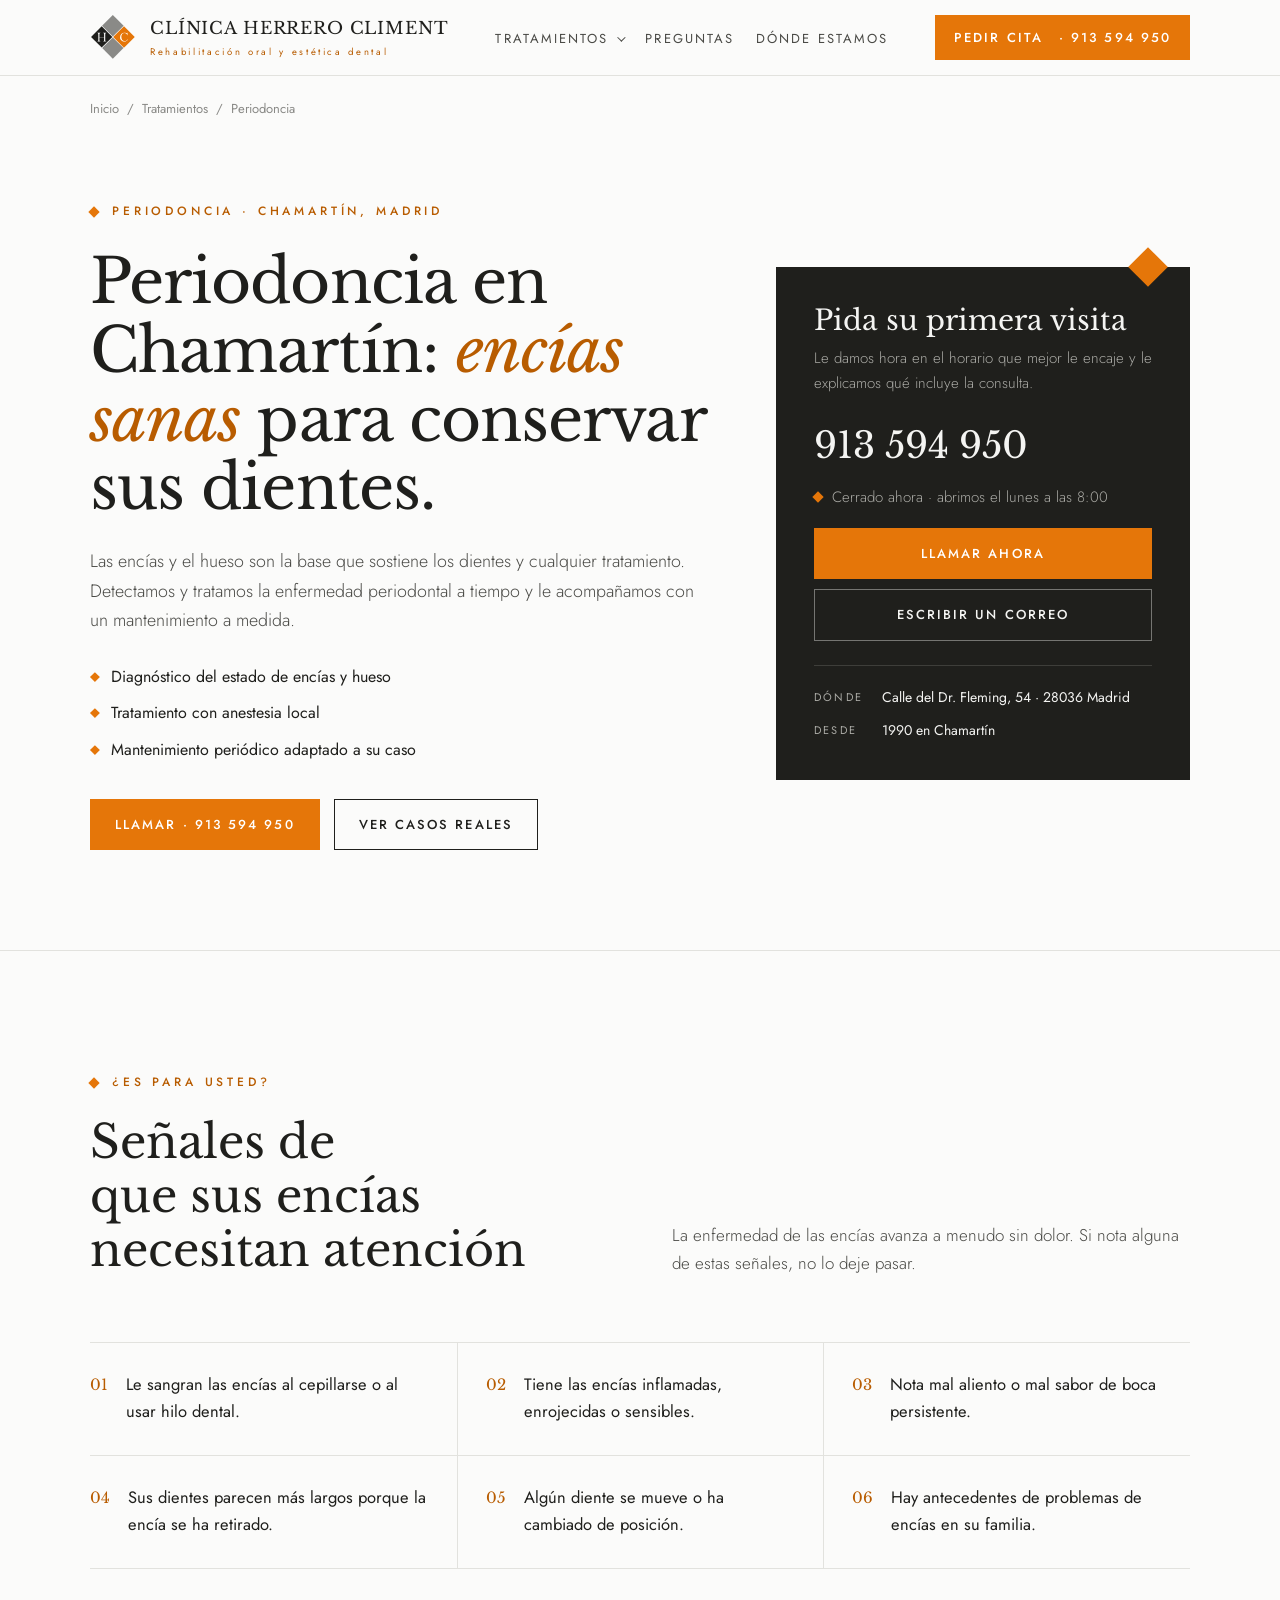
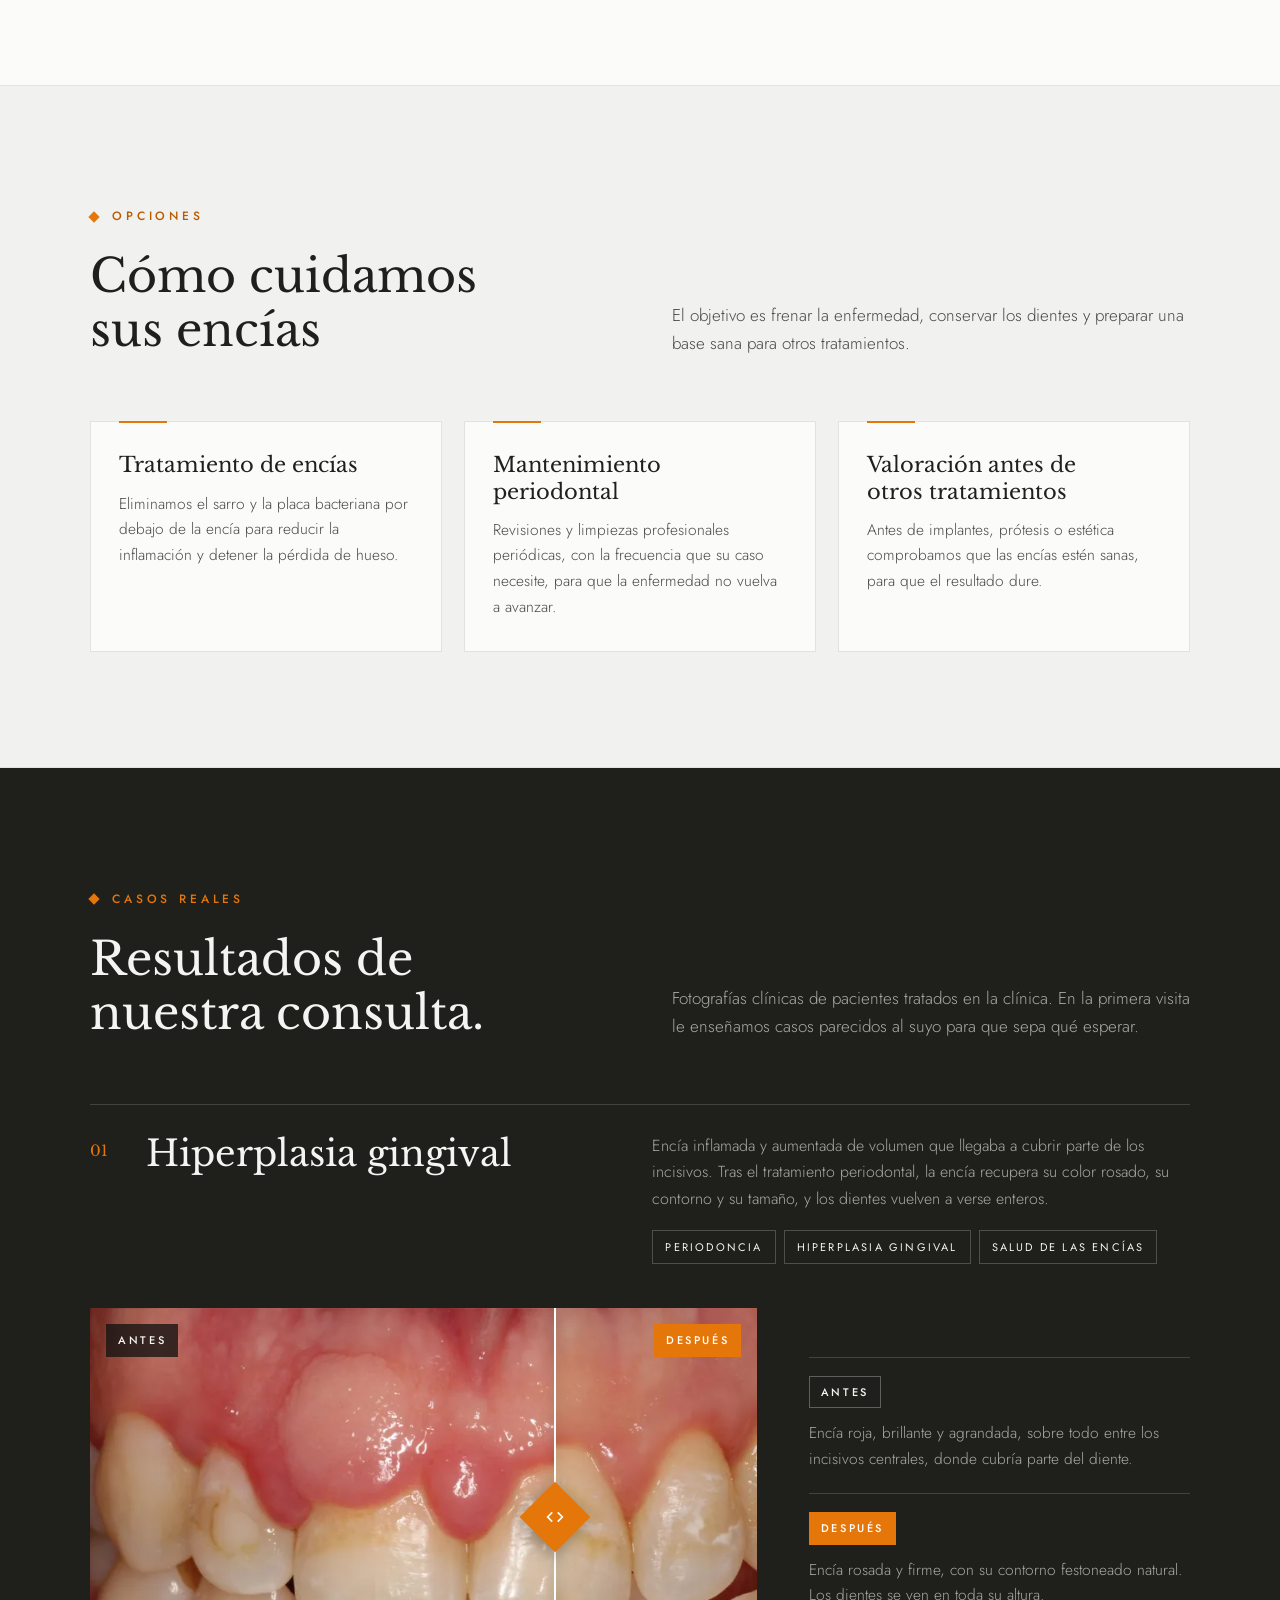
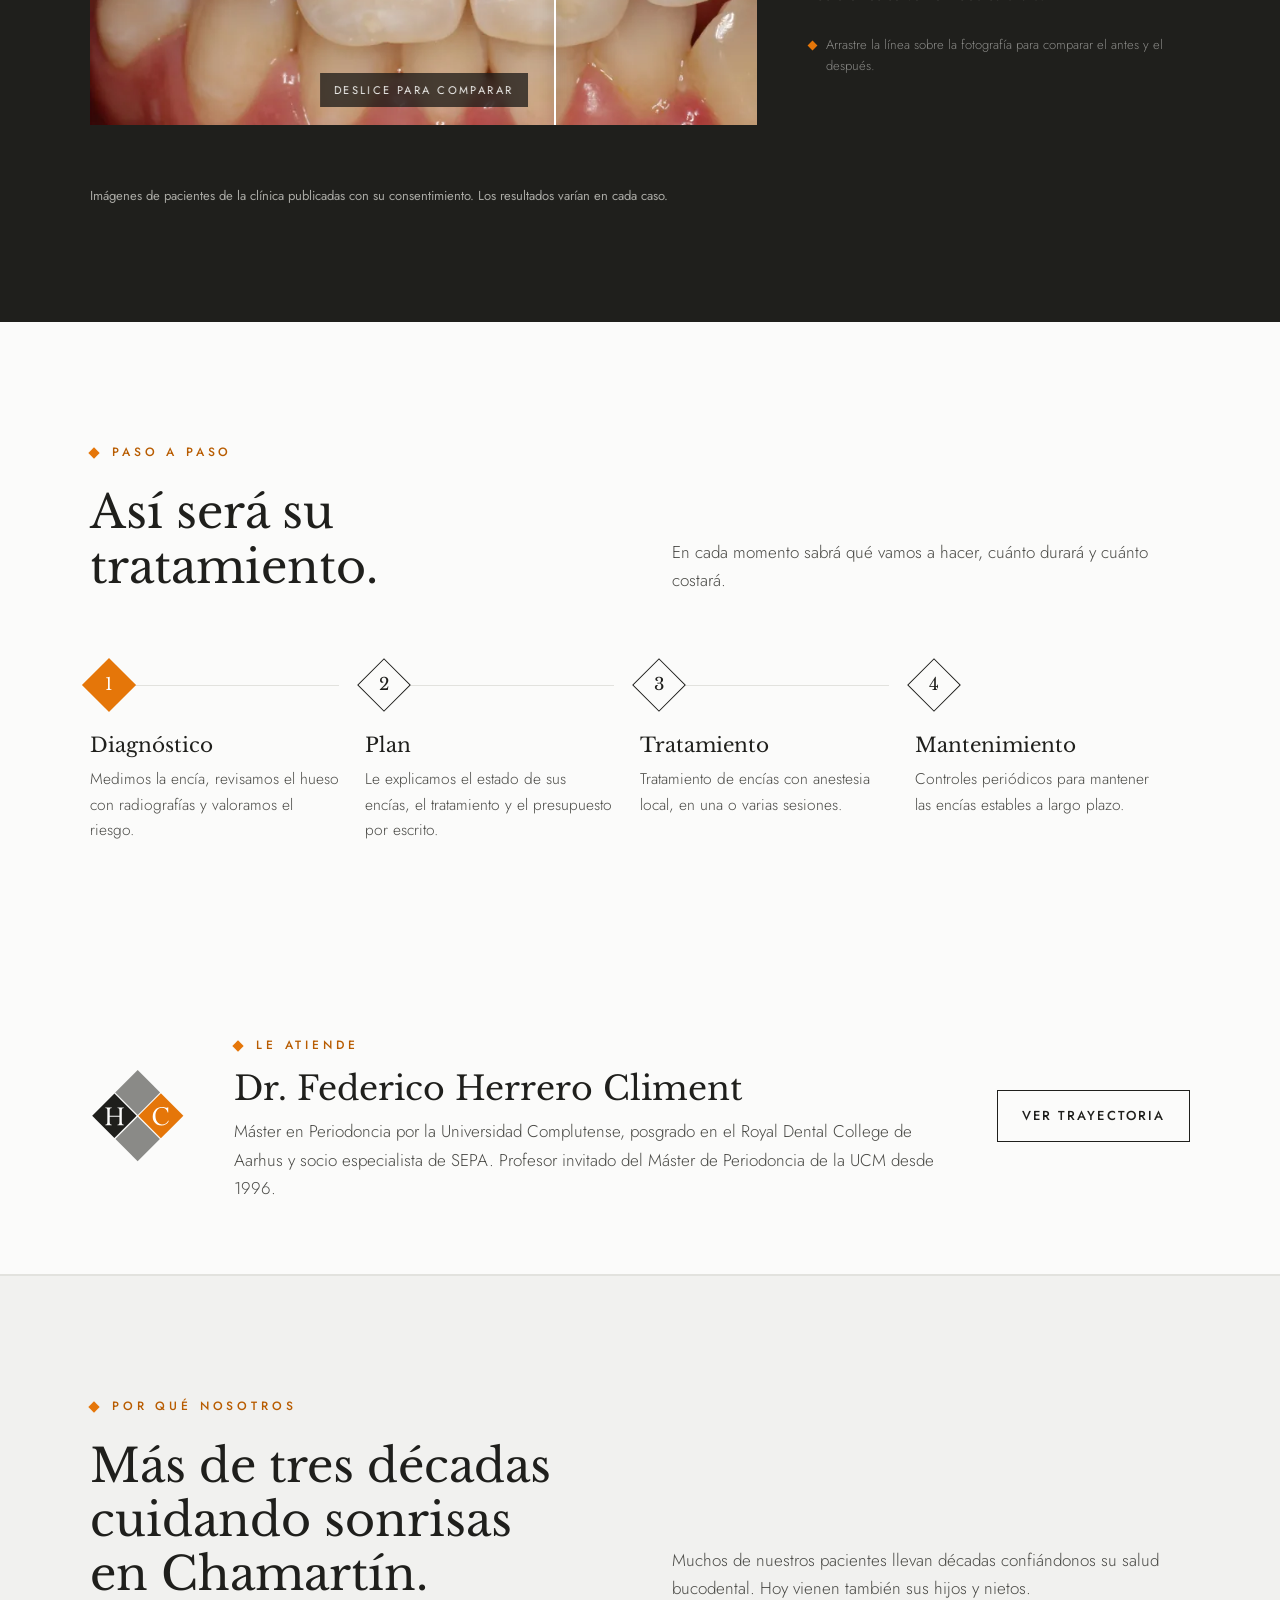
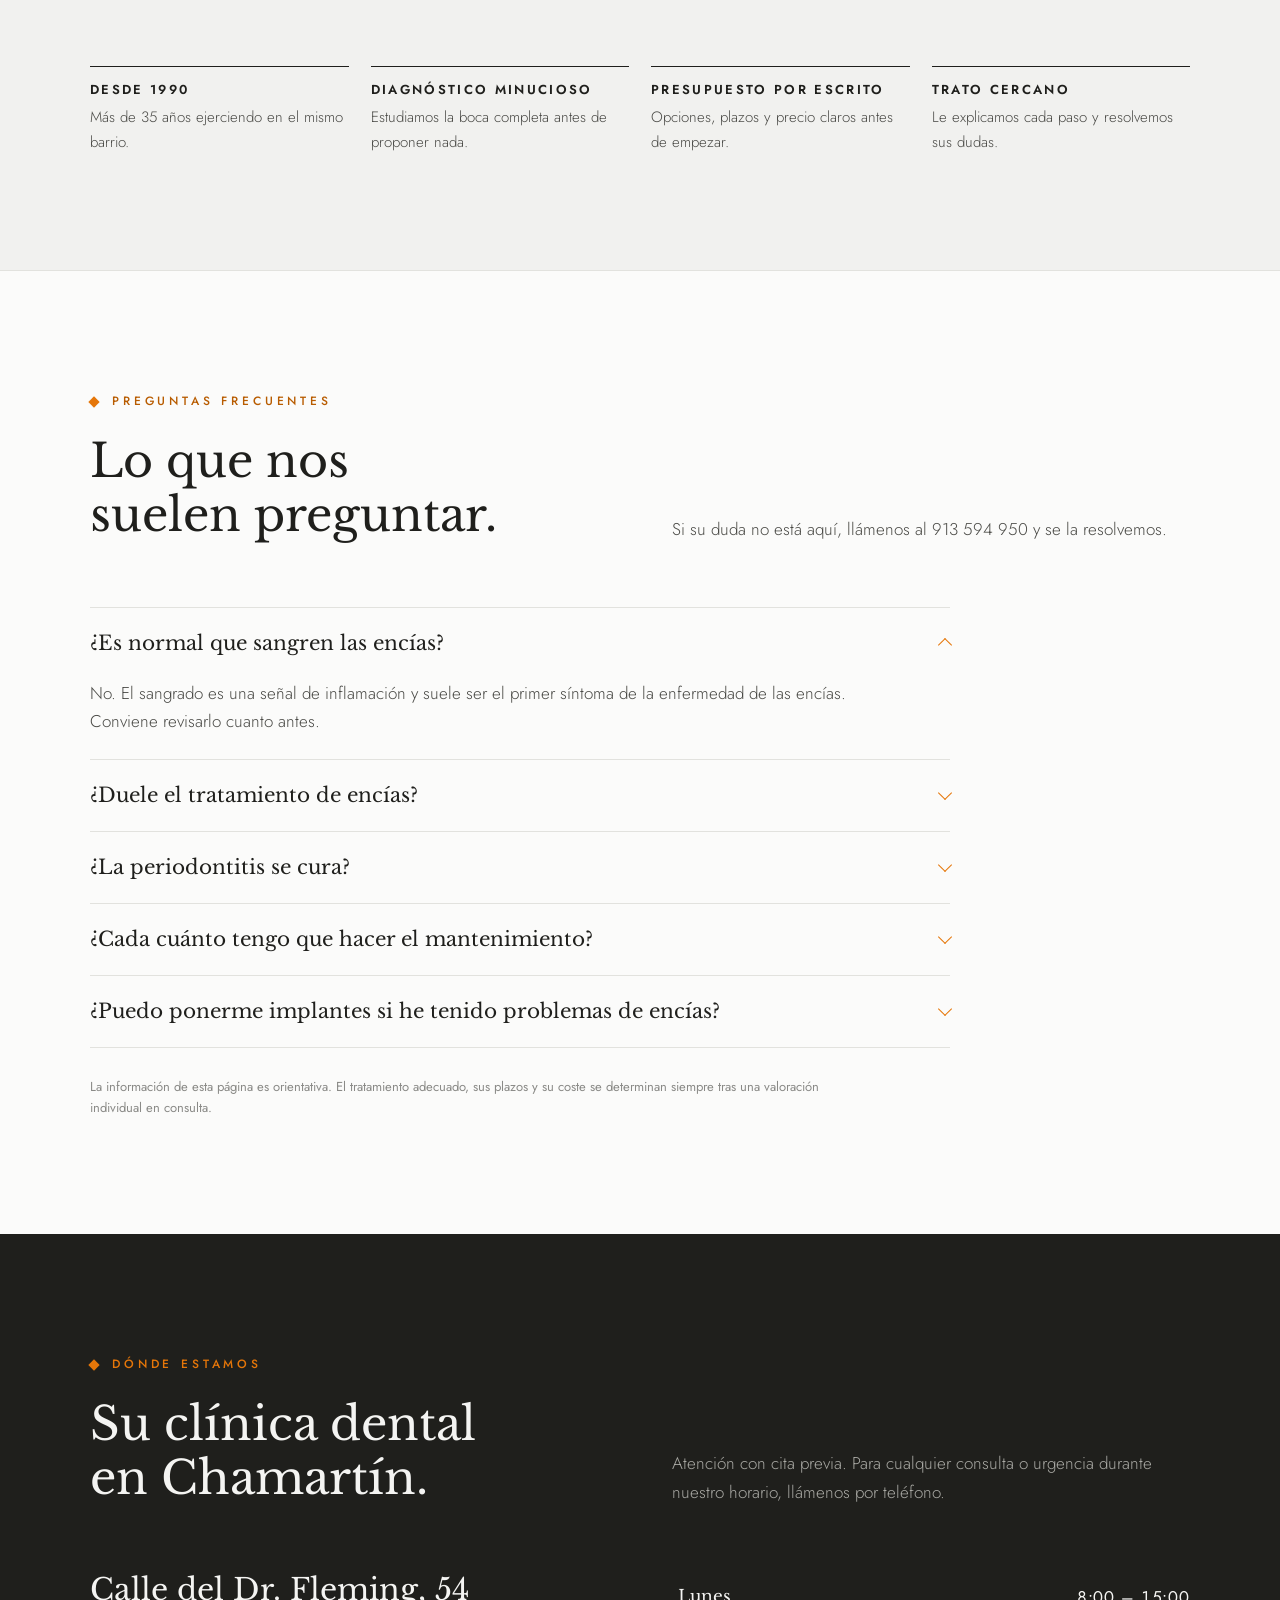
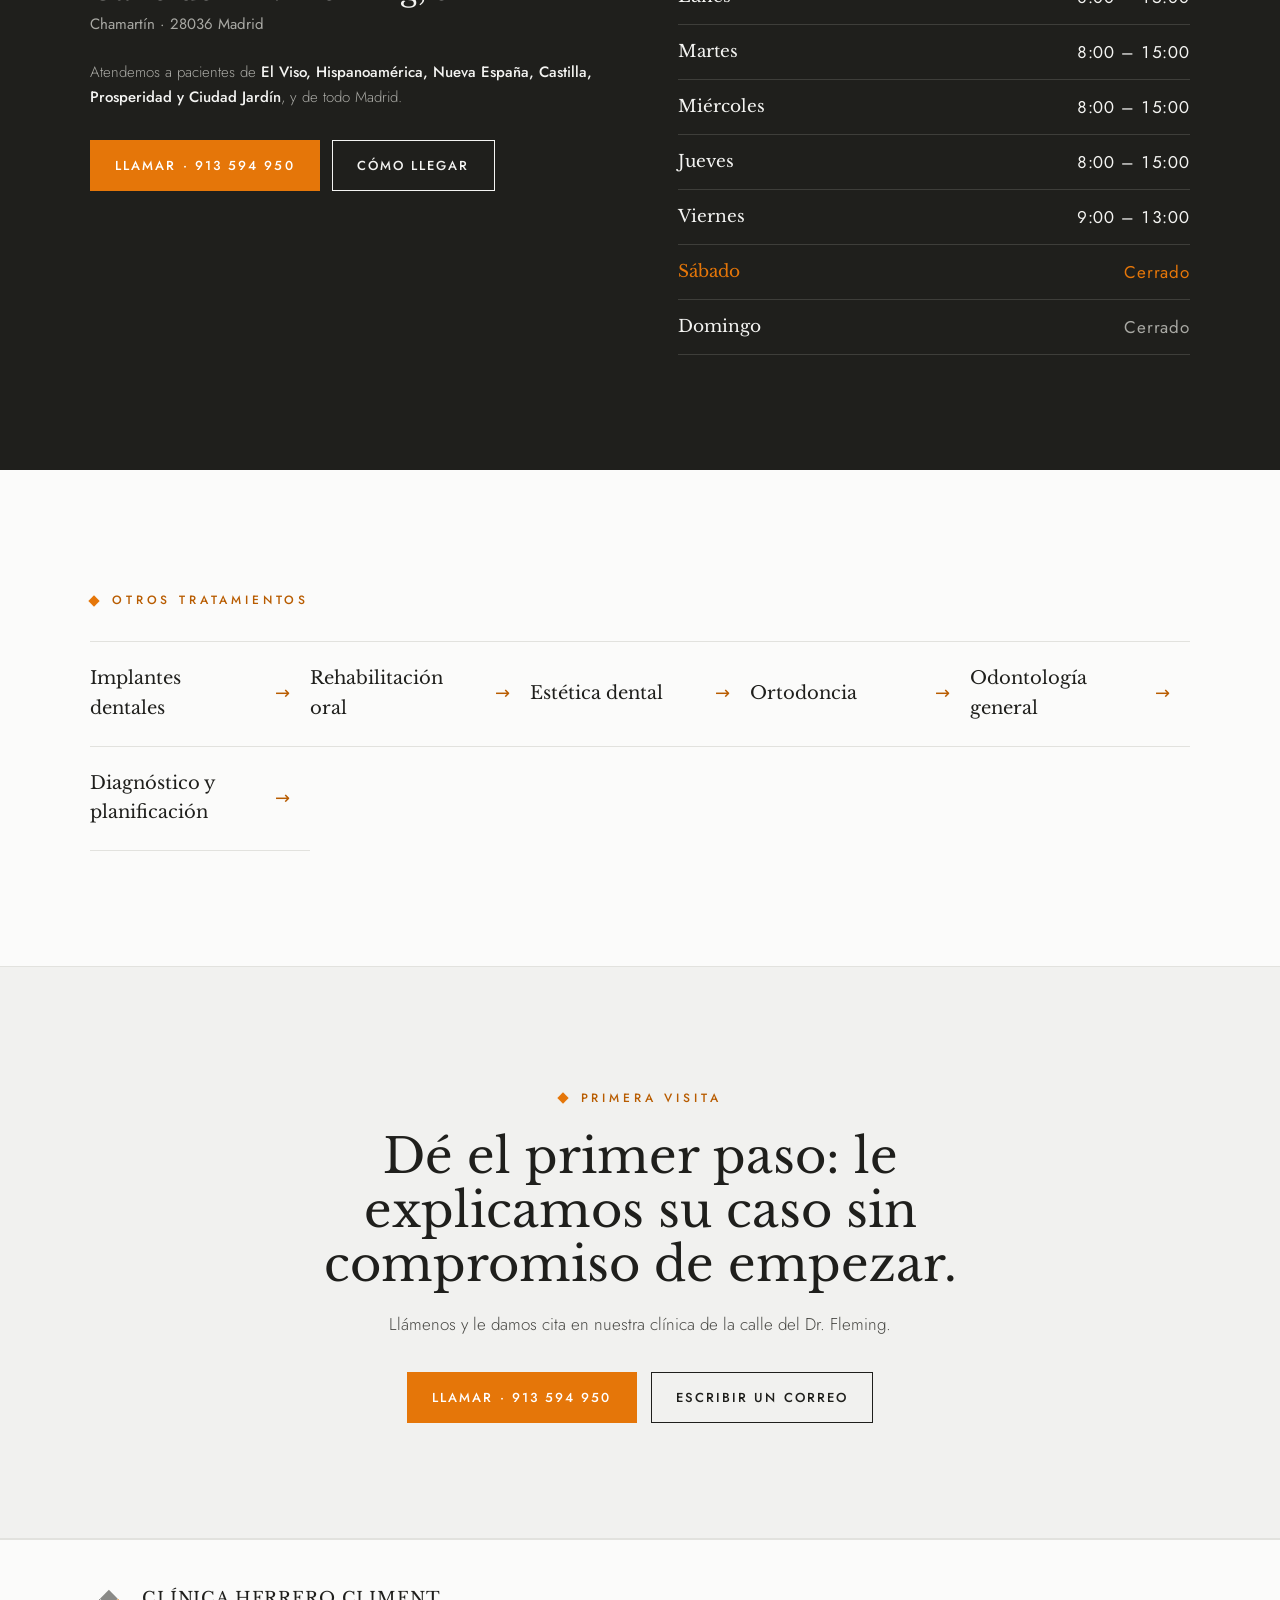
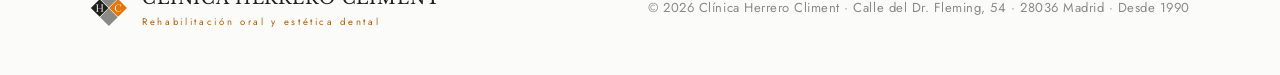
<file: periodoncia-chamartin.html>
<!doctype html>
<html lang="es">
<head>
<meta charset="utf-8">
<meta name="viewport" content="width=device-width, initial-scale=1, viewport-fit=cover">
<title>Periodoncia en Chamartín: tratamiento de encías | Clínica Herrero Climent</title>
<meta name="description" content="Periodoncia en Chamartín: tratamiento de encías que sangran, periodontitis y mantenimiento periodontal. Calle del Dr. Fleming, 54, Madrid. Tel. 913 594 950.">
<meta property="og:type" content="website">
<meta property="og:locale" content="es_ES">
<meta property="og:title" content="Periodoncia en Chamartín: tratamiento de encías | Clínica Herrero Climent">
<meta property="og:description" content="Periodoncia en Chamartín: tratamiento de encías que sangran, periodontitis y mantenimiento periodontal. Calle del Dr. Fleming, 54, Madrid. Tel. 913 594 950.">
<link rel="preconnect" href="https://fonts.googleapis.com">
<link rel="preconnect" href="https://fonts.gstatic.com" crossorigin>
<link rel="stylesheet" href="https://fonts.googleapis.com/css2?family=Libre+Baskerville:ital,wght@0,400;0,700;1,400&family=Jost:wght@300;400;500;600&display=swap">
<link rel="icon" href="favicon.svg" type="image/svg+xml">
<link rel="apple-touch-icon" href="apple-touch-icon.png">
<link rel="stylesheet" href="tratamientos.css">
<script type="application/ld+json">{"@context": "https://schema.org", "@type": "Dentist", "name": "Clínica Herrero Climent", "telephone": "+34913594950", "email": "clinica@fherrerocliment.net", "foundingDate": "1990", "address": {"@type": "PostalAddress", "streetAddress": "Calle del Dr. Fleming, 54", "addressLocality": "Madrid", "addressRegion": "Madrid", "postalCode": "28036", "addressCountry": "ES"}, "areaServed": ["Chamartín", "El Viso", "Hispanoamérica", "Nueva España", "Castilla", "Prosperidad", "Ciudad Jardín", "Madrid"], "openingHoursSpecification": [{"@type": "OpeningHoursSpecification", "dayOfWeek": ["Monday", "Tuesday", "Wednesday", "Thursday"], "opens": "08:00", "closes": "15:00"}, {"@type": "OpeningHoursSpecification", "dayOfWeek": "Friday", "opens": "09:00", "closes": "13:00"}], "availableService": {"@type": "MedicalProcedure", "name": "Periodoncia"}, "employee": {"@type": "Person", "name": "Federico Herrero Climent", "honorificPrefix": "Dr.", "jobTitle": "Odontólogo", "alumniOf": [{"@type": "CollegeOrUniversity", "name": "Universidad de Alcalá"}, {"@type": "CollegeOrUniversity", "name": "Universidad Complutense de Madrid"}, {"@type": "CollegeOrUniversity", "name": "Universitat Politècnica de Catalunya"}], "memberOf": {"@type": "Organization", "name": "Sociedad Española de Periodoncia y Osteointegración (SEPA)"}}}</script>
<script type="application/ld+json">{"@context": "https://schema.org", "@type": "FAQPage", "mainEntity": [{"@type": "Question", "name": "¿Es normal que sangren las encías?", "acceptedAnswer": {"@type": "Answer", "text": "No. El sangrado es una señal de inflamación y suele ser el primer síntoma de la enfermedad de las encías. Conviene revisarlo cuanto antes."}}, {"@type": "Question", "name": "¿Duele el tratamiento de encías?", "acceptedAnswer": {"@type": "Answer", "text": "Se realiza con anestesia local, por lo que durante el tratamiento no debería sentir dolor. Después puede notar algo de sensibilidad durante unos días."}}, {"@type": "Question", "name": "¿La periodontitis se cura?", "acceptedAnswer": {"@type": "Answer", "text": "Se puede controlar y frenar. Con el tratamiento adecuado y un buen mantenimiento, la mayoría de los pacientes conserva sus dientes durante muchos años."}}, {"@type": "Question", "name": "¿Cada cuánto tengo que hacer el mantenimiento?", "acceptedAnswer": {"@type": "Answer", "text": "Depende de su caso y de cómo respondan sus encías. Tras el tratamiento le indicaremos la frecuencia recomendada."}}, {"@type": "Question", "name": "¿Puedo ponerme implantes si he tenido problemas de encías?", "acceptedAnswer": {"@type": "Answer", "text": "En muchos casos sí, pero primero es imprescindible controlar la enfermedad. Lo valoramos en el estudio."}}]}</script>
</head>
<body>
<svg width="0" height="0" style="position:absolute" aria-hidden="true">
  <defs>
    <g id="hc-mark"><g transform="scale(2.69) translate(-297.5,-212.6)">
        <path class="tile t2" fill="var(--ink)" d="M 247.84 212.41 L 271.93 236.50 L 296.03 212.41 L 271.93 188.31 Z M 247.84 212.41 "/>
        <path class="tile t4" fill="var(--stone)" d="M 273.03 237.60 L 297.13 261.69 L 321.22 237.60 L 297.13 213.50 Z M 273.03 237.60 "/>
        <path class="tile t1" fill="var(--stone)" d="M 272.77 187.19 L 297.14 211.57 L 321.52 187.19 L 297.14 162.82 Z M 272.77 187.19 "/>
        <path class="tile t3" fill="var(--orange)" d="M 297.96 212.39 L 322.34 236.76 L 346.71 212.39 L 322.34 188.01 Z M 297.96 212.39 "/>
        <path fill="#ffffff" d="M 327.76 221.66 C 326.33 222.54 324.71 222.99 322.88 222.99 C 321.15 222.99 319.55 222.58 318.07 221.76 C 316.60 220.94 315.46 219.82 314.66 218.39 C 313.87 216.96 313.47 215.32 313.47 213.46 C 313.47 210.41 314.40 207.89 316.27 205.90 C 318.14 203.90 320.50 202.90 323.35 202.90 C 324.31 202.90 325.52 203.07 326.99 203.41 C 327.82 203.60 328.39 203.70 328.70 203.70 C 329.19 203.70 329.53 203.50 329.73 203.10 L 330.27 203.10 L 330.27 208.81 L 329.70 208.81 C 329.24 207.03 328.51 205.73 327.51 204.89 C 326.50 204.05 325.16 203.64 323.48 203.64 C 321.30 203.64 319.58 204.42 318.31 205.98 C 317.04 207.55 316.40 209.64 316.40 212.25 C 316.40 215.11 317.07 217.41 318.42 219.16 C 319.76 220.91 321.52 221.78 323.69 221.78 C 326.71 221.78 328.93 220.37 330.37 217.57 L 330.87 218.04 C 330.23 219.57 329.20 220.77 327.76 221.66 "/>
        <path fill="var(--paper)" d="M 282.13 203.82 C 281.31 203.82 280.73 204.05 280.41 204.50 C 280.10 204.96 279.94 205.76 279.94 206.91 L 279.94 218.99 C 279.94 220.15 280.10 220.95 280.41 221.39 C 280.73 221.84 281.31 222.06 282.13 222.06 L 282.13 222.62 L 275.20 222.62 L 275.20 222.06 C 276.06 222.06 276.64 221.84 276.92 221.39 C 277.22 220.95 277.36 220.14 277.36 218.99 L 277.36 213.37 L 266.82 213.37 L 266.82 218.99 C 266.82 220.13 266.98 220.93 267.30 221.39 C 267.63 221.84 268.21 222.06 269.06 222.06 L 269.06 222.62 L 262.06 222.62 L 262.06 222.06 C 262.91 222.06 263.49 221.83 263.80 221.37 C 264.10 220.92 264.26 220.12 264.26 218.99 L 264.26 206.91 C 264.26 205.73 264.10 204.91 263.79 204.48 C 263.47 204.04 262.90 203.82 262.06 203.82 L 262.06 203.26 L 269.06 203.26 L 269.06 203.82 C 268.21 203.82 267.63 204.06 267.30 204.53 C 266.98 205 266.82 205.79 266.82 206.91 L 266.82 212.42 L 277.36 212.42 L 277.36 206.91 C 277.36 205.72 277.21 204.91 276.91 204.48 C 276.60 204.04 276.03 203.82 275.20 203.82 L 275.20 203.26 L 282.13 203.26 Z M 282.13 203.82 "/>
      </g></g>
  </defs>
</svg>

<header class="top">
  <div class="wrap">
    <a class="brand" href="index.html" aria-label="Clínica Herrero Climent, inicio">
      <svg viewBox="-140 -140 280 280" aria-hidden="true"><use href="#hc-mark"/></svg>
      <span><span class="brand-name">Clínica Herrero Climent</span><span class="brand-sub">Rehabilitación oral y estética dental</span></span>
    </a>
    <nav aria-label="Principal">
      <ul>
        <li class="has-sub"><a href="index.html#tratamientos">Tratamientos</a>
          <div class="sub"><ul>
            <li><a href="implantes-dentales-chamartin.html">Implantes dentales</a></li>
            <li><a href="rehabilitacion-oral-chamartin.html">Rehabilitación oral</a></li>
            <li><a href="estetica-dental-chamartin.html">Estética dental</a></li>
            <li><a href="ortodoncia-chamartin.html">Ortodoncia</a></li>
            <li><a href="periodoncia-chamartin.html" aria-current="page">Periodoncia</a></li>
            <li><a href="dentista-chamartin.html">Odontología general</a></li>
            <li><a href="estudio-dental-chamartin.html">Diagnóstico y planificación</a></li>
          </ul></div>
        </li>
        <li><a href="#preguntas">Preguntas</a></li>
        <li><a href="#ubicacion">Dónde estamos</a></li>
      </ul>
    </nav>
    <a class="btn solid" href="tel:+34913594950">Pedir cita<span class="long">&nbsp;· 913 594 950</span></a>
  </div>
</header>

<main>
  <section class="hero">
    <div class="wrap">
      <p class="crumbs"><a href="index.html">Inicio</a><span>/</span><a href="index.html#tratamientos">Tratamientos</a><span>/</span>Periodoncia</p>
      <div class="grid">
        <div>
          <span class="eyebrow">Periodoncia · Chamartín, Madrid</span>
          <h1>Periodoncia en Chamartín: <em>encías sanas</em> para conservar sus dientes.</h1>
          <p class="lead">Las encías y el hueso son la base que sostiene los dientes y cualquier tratamiento. Detectamos y tratamos la enfermedad periodontal a tiempo y le acompañamos con un mantenimiento a medida.</p>
          <ul class="checks">
<li>Diagnóstico del estado de encías y hueso</li>
<li>Tratamiento con anestesia local</li>
<li>Mantenimiento periódico adaptado a su caso</li>
          </ul>
          <div class="actions">
            <a class="btn solid" href="tel:+34913594950">Llamar · 913 594 950</a>
            <a class="btn" href="#casos">Ver casos reales</a>
          </div>
        </div>
        <aside class="card" aria-label="Pedir cita">
          <h2>Pida su primera visita</h2>
          <p>Le damos hora en el horario que mejor le encaje y le explicamos qué incluye la consulta.</p>
          <a class="tel" href="tel:+34913594950">913 594 950</a>
          <p class="status" id="status" aria-live="polite">Lunes a jueves 8:00–15:00 · Viernes 9:00–13:00</p>
          <a class="btn solid" href="tel:+34913594950">Llamar ahora</a>
          <a class="btn ghost" href="mailto:clinica@fherrerocliment.net?subject=Solicitud%20de%20cita%20%C2%B7%20Periodoncia">Escribir un correo</a>
          <dl>
            <dt>Dónde</dt><dd>Calle del Dr. Fleming, 54 · 28036 Madrid</dd>
            <dt>Desde</dt><dd>1990 en Chamartín</dd>
          </dl>
        </aside>
      </div>
    </div>
  </section>

  <section class="block">
    <div class="wrap">
      <div class="head">
        <div><span class="eyebrow">¿Es para usted?</span><h2>Señales de que sus encías necesitan atención</h2></div>
        <p>La enfermedad de las encías avanza a menudo sin dolor. Si nota alguna de estas señales, no lo deje pasar.</p>
      </div>
      <div class="signs">
<div class="sign"><b>01</b><p>Le sangran las encías al cepillarse o al usar hilo dental.</p></div>
<div class="sign"><b>02</b><p>Tiene las encías inflamadas, enrojecidas o sensibles.</p></div>
<div class="sign"><b>03</b><p>Nota mal aliento o mal sabor de boca persistente.</p></div>
<div class="sign"><b>04</b><p>Sus dientes parecen más largos porque la encía se ha retirado.</p></div>
<div class="sign"><b>05</b><p>Algún diente se mueve o ha cambiado de posición.</p></div>
<div class="sign"><b>06</b><p>Hay antecedentes de problemas de encías en su familia.</p></div>
      </div>
    </div>
  </section>

  <section class="block alt">
    <div class="wrap">
      <div class="head">
        <div><span class="eyebrow">Opciones</span><h2>Cómo cuidamos sus encías</h2></div>
        <p>El objetivo es frenar la enfermedad, conservar los dientes y preparar una base sana para otros tratamientos.</p>
      </div>
      <div class="opts">
<article class="opt"><h3>Tratamiento de encías</h3><p>Eliminamos el sarro y la placa bacteriana por debajo de la encía para reducir la inflamación y detener la pérdida de hueso.</p></article>
<article class="opt"><h3>Mantenimiento periodontal</h3><p>Revisiones y limpiezas profesionales periódicas, con la frecuencia que su caso necesite, para que la enfermedad no vuelva a avanzar.</p></article>
<article class="opt"><h3>Valoración antes de otros tratamientos</h3><p>Antes de implantes, prótesis o estética comprobamos que las encías estén sanas, para que el resultado dure.</p></article>
      </div>
    </div>
  </section>

  <section class="block casos" id="casos">
    <div class="wrap">
      <div class="head">
        <div><span class="eyebrow">Casos reales</span><h2>Resultados de nuestra consulta.</h2></div>
        <p>Fotografías clínicas de pacientes tratados en la clínica. En la primera visita le enseñamos casos parecidos al suyo para que sepa qué esperar.</p>
      </div>

      <article class="caso" id="hiperplasia-gingival">
        <header class="caso-intro">
          <span class="caso-n">01</span>
          <h3>Hiperplasia gingival</h3>
          <div>
            <p>Encía inflamada y aumentada de volumen que llegaba a cubrir parte de los incisivos. Tras el tratamiento periodontal, la encía recupera su color rosado, su contorno y su tamaño, y los dientes vuelven a verse enteros.</p>
            <ul class="tags"><li>Periodoncia</li><li>Hiperplasia gingival</li><li>Salud de las encías</li></ul>
          </div>
        </header>
        <div class="caso-fotos">
          <div class="fila cmp-fila">
            <div class="cmp" style="--pos:50%;--ar:16/10">
              <picture class="cmp-after">
                <source type="image/webp" srcset="img/periodoncia/hiperplasia-gingival-despues-800.webp 800w, img/periodoncia/hiperplasia-gingival-despues-1600.webp 1600w" sizes="(max-width:900px) 92vw, 700px">
                <img src="img/periodoncia/hiperplasia-gingival-despues-800.jpg" srcset="img/periodoncia/hiperplasia-gingival-despues-800.jpg 800w, img/periodoncia/hiperplasia-gingival-despues-1600.jpg 1600w" sizes="(max-width:900px) 92vw, 700px" width="1600" height="1000" loading="lazy" decoding="async" alt="Después del tratamiento: encía rosada y de contorno normal alrededor de los incisivos">
              </picture>
              <picture class="cmp-before">
                <source type="image/webp" srcset="img/periodoncia/hiperplasia-gingival-antes-800.webp 800w, img/periodoncia/hiperplasia-gingival-antes-1600.webp 1600w" sizes="(max-width:900px) 92vw, 700px">
                <img src="img/periodoncia/hiperplasia-gingival-antes-800.jpg" srcset="img/periodoncia/hiperplasia-gingival-antes-800.jpg 800w, img/periodoncia/hiperplasia-gingival-antes-1600.jpg 1600w" sizes="(max-width:900px) 92vw, 700px" width="1600" height="1000" loading="lazy" decoding="async" alt="Antes del tratamiento: encía inflamada y agrandada que cubre parte de los incisivos superiores">
              </picture>
              <span class="badge">Antes</span>
              <span class="badge after r">Después</span>
              <span class="cmp-line" aria-hidden="true"><span class="cmp-handle"><svg viewBox="0 0 24 24" fill="none" stroke="currentColor" stroke-width="1.8"><path d="M9 7l-5 5 5 5M15 7l5 5-5 5"/></svg></span></span>
              <span class="cmp-hint" aria-hidden="true">Deslice para comparar</span>
              <input type="range" min="0" max="100" value="50" step="1" aria-label="Comparar antes y después: mueva a la izquierda para ver el resultado, a la derecha para ver el estado inicial">
            </div>
            <aside class="cmp-notas">
              <div><span class="badge">Antes</span><p>Encía roja, brillante y agrandada, sobre todo entre los incisivos centrales, donde cubría parte del diente.</p></div>
              <div><span class="badge after">Después</span><p>Encía rosada y firme, con su contorno festoneado natural. Los dientes se ven en toda su altura.</p></div>
              <p class="cmp-tip">Arrastre la línea sobre la fotografía para comparar el antes y el después.</p>
            </aside>
          </div>
        </div>
      </article>

      <p class="legal">Imágenes de pacientes de la clínica publicadas con su consentimiento. Los resultados varían en cada caso.</p>
    </div>
  </section>

  <dialog class="lb" id="lb" aria-label="Fotografía ampliada">
    <img alt="">
    <p class="lb-cap"></p>
    <button class="x" type="button" aria-label="Cerrar"><svg viewBox="0 0 16 16" fill="none" stroke="currentColor" stroke-width="1.6"><path d="M3 3l10 10M13 3L3 13"/></svg></button>
    <button class="prev" type="button" aria-label="Foto anterior"><svg viewBox="0 0 16 16" fill="none" stroke="currentColor" stroke-width="1.6"><path d="M10 2L4 8l6 6"/></svg></button>
    <button class="next" type="button" aria-label="Foto siguiente"><svg viewBox="0 0 16 16" fill="none" stroke="currentColor" stroke-width="1.6"><path d="M6 2l6 6-6 6"/></svg></button>
  </dialog>

  <section class="block">
    <div class="wrap">
      <div class="head">
        <div><span class="eyebrow">Paso a paso</span><h2>Así será su tratamiento.</h2></div>
        <p>En cada momento sabrá qué vamos a hacer, cuánto durará y cuánto costará.</p>
      </div>
      <div class="steps">
<div class="step"><div class="dot"><span><i>1</i></span></div><h3>Diagnóstico</h3><p>Medimos la encía, revisamos el hueso con radiografías y valoramos el riesgo.</p></div>
<div class="step"><div class="dot"><span><i>2</i></span></div><h3>Plan</h3><p>Le explicamos el estado de sus encías, el tratamiento y el presupuesto por escrito.</p></div>
<div class="step"><div class="dot"><span><i>3</i></span></div><h3>Tratamiento</h3><p>Tratamiento de encías con anestesia local, en una o varias sesiones.</p></div>
<div class="step"><div class="dot"><span><i>4</i></span></div><h3>Mantenimiento</h3><p>Controles periódicos para mantener las encías estables a largo plazo.</p></div>
      </div>
    </div>
  </section>

  <section class="doc-strip">
    <div class="wrap">
      <svg class="doc-mark" viewBox="-140 -140 280 280" aria-hidden="true"><use href="#hc-mark"/></svg>
      <div>
        <span class="eyebrow">Le atiende</span>
        <h2>Dr. Federico Herrero Climent</h2>
        <p>Máster en Periodoncia por la Universidad Complutense, posgrado en el Royal Dental College de Aarhus y socio especialista de SEPA. Profesor invitado del Máster de Periodoncia de la UCM desde 1996.</p>
      </div>
      <a class="btn" href="index.html#doctor">Ver trayectoria</a>
    </div>
  </section>

  <section class="block alt">
    <div class="wrap">
      <div class="head">
        <div><span class="eyebrow">Por qué nosotros</span><h2>Más de tres décadas cuidando sonrisas en Chamartín.</h2></div>
        <p>Muchos de nuestros pacientes llevan décadas confiándonos su salud bucodental. Hoy vienen también sus hijos y nietos.</p>
      </div>
      <div class="why">
        <div><h3>Desde 1990</h3><p>Más de 35 años ejerciendo en el mismo barrio.</p></div>
        <div><h3>Diagnóstico minucioso</h3><p>Estudiamos la boca completa antes de proponer nada.</p></div>
        <div><h3>Presupuesto por escrito</h3><p>Opciones, plazos y precio claros antes de empezar.</p></div>
        <div><h3>Trato cercano</h3><p>Le explicamos cada paso y resolvemos sus dudas.</p></div>
      </div>
    </div>
  </section>

  <section class="block" id="preguntas">
    <div class="wrap">
      <div class="head">
        <div><span class="eyebrow">Preguntas frecuentes</span><h2>Lo que nos suelen preguntar.</h2></div>
        <p>Si su duda no está aquí, llámenos al 913 594 950 y se la resolvemos.</p>
      </div>
      <div class="faq">
<details open><summary>¿Es normal que sangren las encías?</summary><p>No. El sangrado es una señal de inflamación y suele ser el primer síntoma de la enfermedad de las encías. Conviene revisarlo cuanto antes.</p></details>
<details><summary>¿Duele el tratamiento de encías?</summary><p>Se realiza con anestesia local, por lo que durante el tratamiento no debería sentir dolor. Después puede notar algo de sensibilidad durante unos días.</p></details>
<details><summary>¿La periodontitis se cura?</summary><p>Se puede controlar y frenar. Con el tratamiento adecuado y un buen mantenimiento, la mayoría de los pacientes conserva sus dientes durante muchos años.</p></details>
<details><summary>¿Cada cuánto tengo que hacer el mantenimiento?</summary><p>Depende de su caso y de cómo respondan sus encías. Tras el tratamiento le indicaremos la frecuencia recomendada.</p></details>
<details><summary>¿Puedo ponerme implantes si he tenido problemas de encías?</summary><p>En muchos casos sí, pero primero es imprescindible controlar la enfermedad. Lo valoramos en el estudio.</p></details>
      </div>
      <p class="legal">La información de esta página es orientativa. El tratamiento adecuado, sus plazos y su coste se determinan siempre tras una valoración individual en consulta.</p>
    </div>
  </section>

  <section class="block local" id="ubicacion">
    <div class="wrap">
      <div class="head">
        <div><span class="eyebrow">Dónde estamos</span><h2>Su clínica dental en Chamartín.</h2></div>
        <p>Atención con cita previa. Para cualquier consulta o urgencia durante nuestro horario, llámenos por teléfono.</p>
      </div>
      <div class="local-grid">
        <div>
          <p class="addr">Calle del Dr. Fleming, 54<small>Chamartín · 28036 Madrid</small></p>
          <p class="barrios">Atendemos a pacientes de <strong>El Viso, Hispanoamérica, Nueva España, Castilla, Prosperidad y Ciudad Jardín</strong>, y de todo Madrid.</p>
          <div class="actions">
            <a class="btn solid" href="tel:+34913594950">Llamar · 913 594 950</a>
            <a class="btn" href="https://www.google.com/maps/search/?api=1&amp;query=Calle+del+Dr.+Fleming+54+28036+Madrid" target="_blank" rel="noopener">Cómo llegar</a>
          </div>
        </div>
        <table class="hours">
          <tbody>
            <tr data-d="1"><th scope="row">Lunes</th><td>8:00 – 15:00</td></tr>
            <tr data-d="2"><th scope="row">Martes</th><td>8:00 – 15:00</td></tr>
            <tr data-d="3"><th scope="row">Miércoles</th><td>8:00 – 15:00</td></tr>
            <tr data-d="4"><th scope="row">Jueves</th><td>8:00 – 15:00</td></tr>
            <tr data-d="5"><th scope="row">Viernes</th><td>9:00 – 13:00</td></tr>
            <tr data-d="6" class="closed"><th scope="row">Sábado</th><td>Cerrado</td></tr>
            <tr data-d="0" class="closed"><th scope="row">Domingo</th><td>Cerrado</td></tr>
          </tbody>
        </table>
      </div>
    </div>
  </section>

  <section class="block">
    <div class="wrap">
      <div class="head" style="margin-bottom:28px">
        <div><span class="eyebrow">Otros tratamientos</span></div>
      </div>
      <div class="related">
<a href="implantes-dentales-chamartin.html">Implantes dentales</a>
<a href="rehabilitacion-oral-chamartin.html">Rehabilitación oral</a>
<a href="estetica-dental-chamartin.html">Estética dental</a>
<a href="ortodoncia-chamartin.html">Ortodoncia</a>
<a href="dentista-chamartin.html">Odontología general</a>
<a href="estudio-dental-chamartin.html">Diagnóstico y planificación</a>
      </div>
    </div>
  </section>

  <section class="block alt cta">
    <div class="wrap">
      <span class="eyebrow">Primera visita</span>
      <h2>Dé el primer paso: le explicamos su caso sin compromiso de empezar.</h2>
      <p>Llámenos y le damos cita en nuestra clínica de la calle del Dr. Fleming.</p>
      <div class="actions">
        <a class="btn solid" href="tel:+34913594950">Llamar · 913 594 950</a>
        <a class="btn" href="mailto:clinica@fherrerocliment.net?subject=Solicitud%20de%20cita%20%C2%B7%20Periodoncia">Escribir un correo</a>
      </div>
    </div>
  </section>
</main>

<footer>
  <div class="wrap">
    <a class="brand" href="index.html" aria-label="Volver al inicio">
      <svg viewBox="-140 -140 280 280" aria-hidden="true"><use href="#hc-mark"/></svg>
      <span><span class="brand-name">Clínica Herrero Climent</span><span class="brand-sub">Rehabilitación oral y estética dental</span></span>
    </a>
    <small>© <span id="yr">2026</span> Clínica Herrero Climent · Calle del Dr. Fleming, 54 · 28036 Madrid · Desde 1990</small>
  </div>
</footer>

<div class="callbar">
  <a class="btn solid" href="tel:+34913594950">Llamar · 913 594 950</a>
  <a class="btn" href="mailto:clinica@fherrerocliment.net?subject=Solicitud%20de%20cita%20%C2%B7%20Periodoncia">Correo</a>
</div>

<script>
(function(){
  var now;
  try{
    var p=new Intl.DateTimeFormat('en-GB',{timeZone:'Europe/Madrid',weekday:'short',hour:'2-digit',minute:'2-digit',year:'numeric',hour12:false}).formatToParts(new Date());
    var g=function(t){return (p.find(function(x){return x.type===t})||{}).value};
    now={d:{Sun:0,Mon:1,Tue:2,Wed:3,Thu:4,Fri:5,Sat:6}[g('weekday')],h:+g('hour')%24,m:+g('minute'),y:+g('year')};
  }catch(e){var d=new Date();now={d:d.getDay(),h:d.getHours(),m:d.getMinutes(),y:d.getFullYear()}}
  var yr=document.getElementById('yr');if(yr)yr.textContent=now.y;
  var sched={1:[480,900],2:[480,900],3:[480,900],4:[480,900],5:[540,780]};
  var row=document.querySelector('.hours tr[data-d="'+now.d+'"]');if(row)row.classList.add('today');
  var st=document.getElementById('status');if(!st)return;
  var t=now.h*60+now.m,s=sched[now.d],fmt=function(x){return Math.floor(x/60)+':'+String(x%60).padStart(2,'0')};
  if(s&&t>=s[0]&&t<s[1]){st.textContent='Abierto ahora · hasta las '+fmt(s[1]);st.className='status open'}
  else if(s&&t<s[0]){st.textContent='Hoy abrimos a las '+fmt(s[0]);st.className='status closed'}
  else{var n=now.d,i=0;do{n=(n+1)%7;i++}while(!sched[n]&&i<7);
    var names=['domingo','lunes','martes','miércoles','jueves','viernes','sábado'];
    st.textContent='Cerrado ahora · abrimos el '+names[n]+' a las '+fmt(sched[n][0]);st.className='status closed'}
})();
</script>
<script>
(function(){
  var lb=document.getElementById('lb');if(!lb||!lb.showModal)return;
  var shots=[].slice.call(document.querySelectorAll('.casos .zoom')),i=0;
  var img=lb.querySelector('img'),cap=lb.querySelector('.lb-cap');
  function show(n){
    i=(n+shots.length)%shots.length;var b=shots[i],f=b.closest('figure'),fc=f.querySelector('figcaption');
    img.src=b.getAttribute('data-full');img.alt=b.querySelector('img').alt;
    var t=b.closest('.caso').querySelector('h3').textContent;
    cap.innerHTML='<b>'+t+' · '+fc.querySelector('b').textContent+'</b>'+fc.querySelector('span').textContent;
  }
  shots.forEach(function(b,n){b.addEventListener('click',function(){show(n);lb.showModal()})});
  lb.querySelector('.x').onclick=function(){lb.close()};
  lb.querySelector('.prev').onclick=function(){show(i-1)};
  lb.querySelector('.next').onclick=function(){show(i+1)};
  lb.addEventListener('click',function(e){if(e.target===lb)lb.close()});
  lb.addEventListener('keydown',function(e){if(e.key==='ArrowLeft')show(i-1);if(e.key==='ArrowRight')show(i+1)});
})();
</script>
<script>
(function(){
  document.querySelectorAll('.cmp').forEach(function(c){
    var r=c.querySelector('input'),drag=false,anim=null,s0=+(c.getAttribute('data-start')||50);r.value=s0;
    function set(v){v=Math.max(0,Math.min(100,v));c.style.setProperty('--pos',v+'%');r.value=Math.round(v);
      c.classList.toggle('edge-l',v<14);c.classList.toggle('edge-r',v>86)}
    function fromX(x){var b=c.getBoundingClientRect();set((x-b.left)/b.width*100)}
    function used(){c.classList.add('used');if(anim){cancelAnimationFrame(anim);anim=null}}
    c.addEventListener('pointerdown',function(e){used();drag=true;c.classList.add('drag');try{c.setPointerCapture(e.pointerId)}catch(_){};fromX(e.clientX);r.focus({preventScroll:true})});
    c.addEventListener('pointermove',function(e){if(drag)fromX(e.clientX)});
    ['pointerup','pointercancel'].forEach(function(t){c.addEventListener(t,function(){drag=false;c.classList.remove('drag')})});
    r.addEventListener('input',function(){used();set(+r.value)});
    // pequeño barrido inicial para indicar que se puede deslizar
    if(window.matchMedia('(prefers-reduced-motion: reduce)').matches||!('IntersectionObserver' in window))return;
    var io=new IntersectionObserver(function(es){if(!es[0].isIntersecting)return;io.disconnect();
      var t0=null,keys=[s0,Math.min(s0+22,90),Math.max(s0-14,4),s0],seg=650;
      function step(t){if(c.classList.contains('used'))return;if(t0===null)t0=t;var k=(t-t0)/seg,i=Math.floor(k);
        if(i>=keys.length-1){set(s0);return}var f=k-i;f=f<.5?2*f*f:1-Math.pow(-2*f+2,2)/2;set(keys[i]+(keys[i+1]-keys[i])*f);anim=requestAnimationFrame(step)}
      setTimeout(function(){anim=requestAnimationFrame(step)},400)},{threshold:.6});
    io.observe(c);
  });
})();
</script>
</body>
</html>
</file>
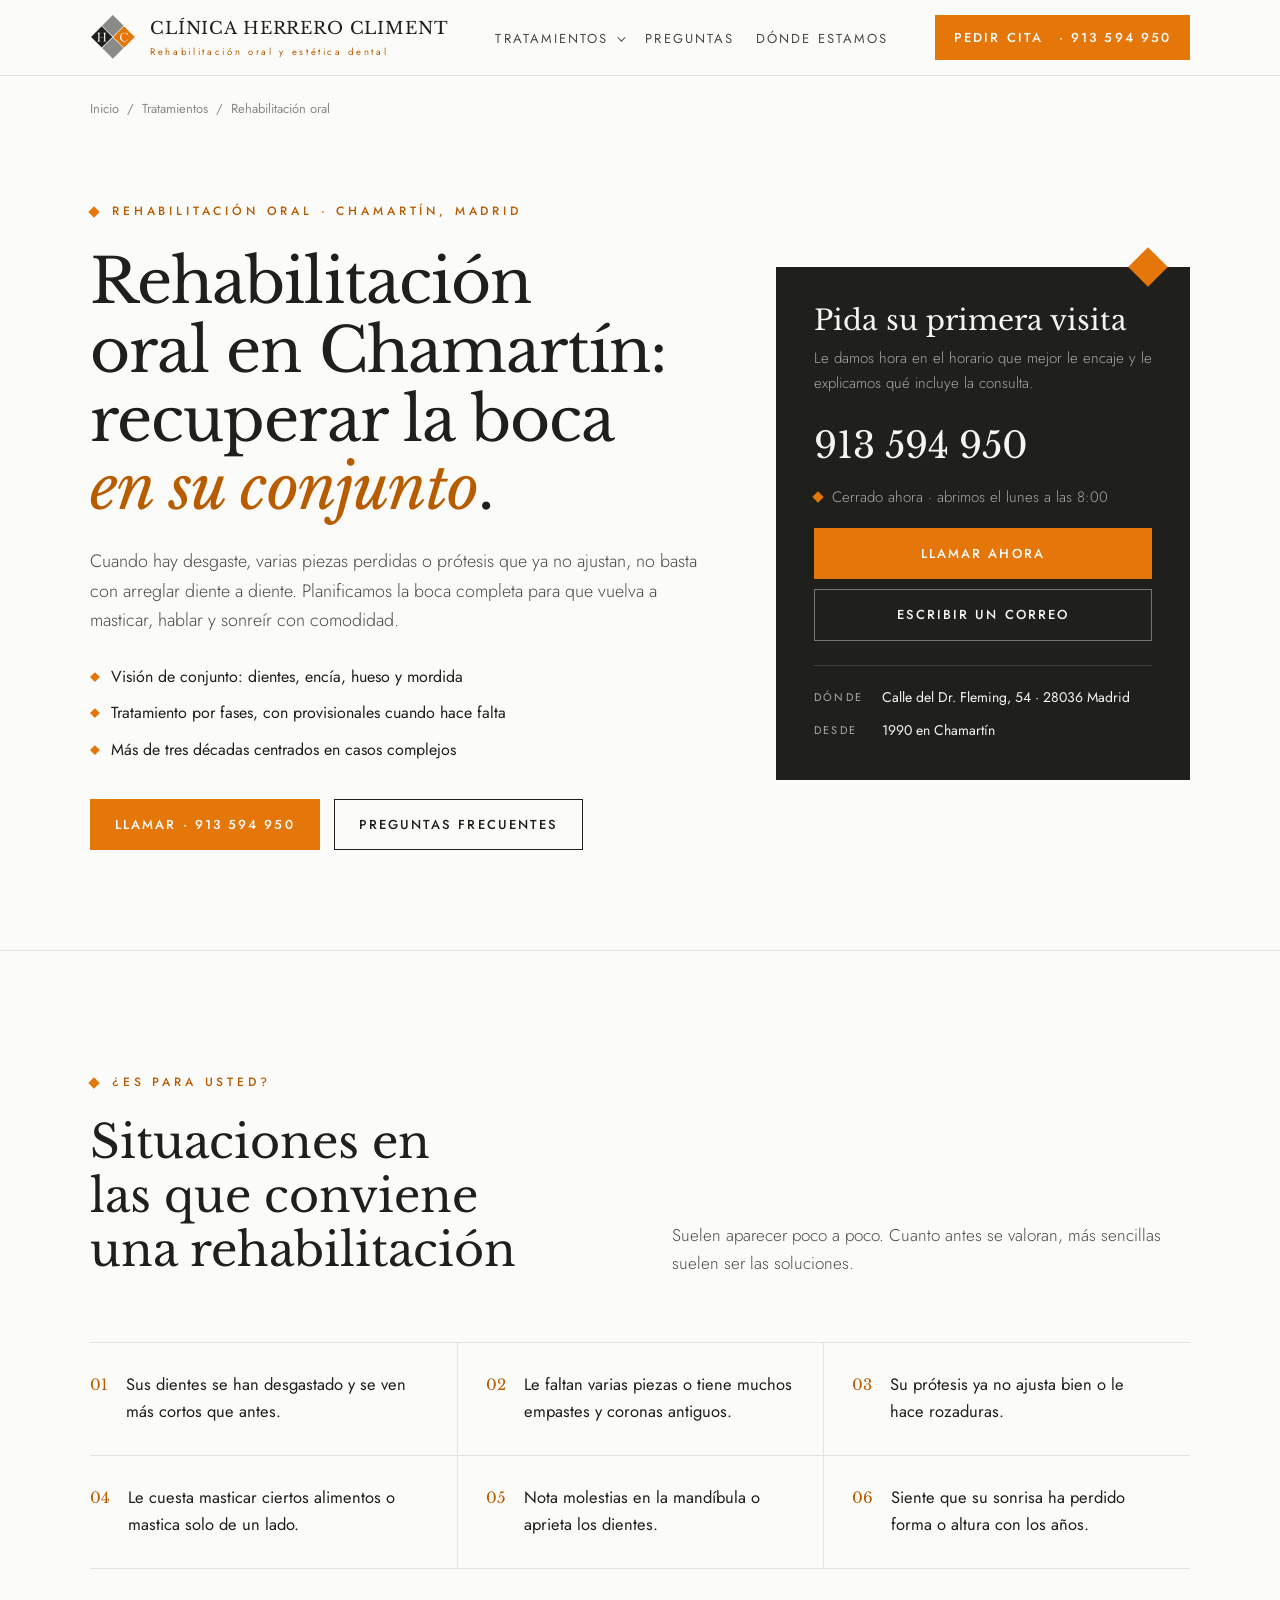
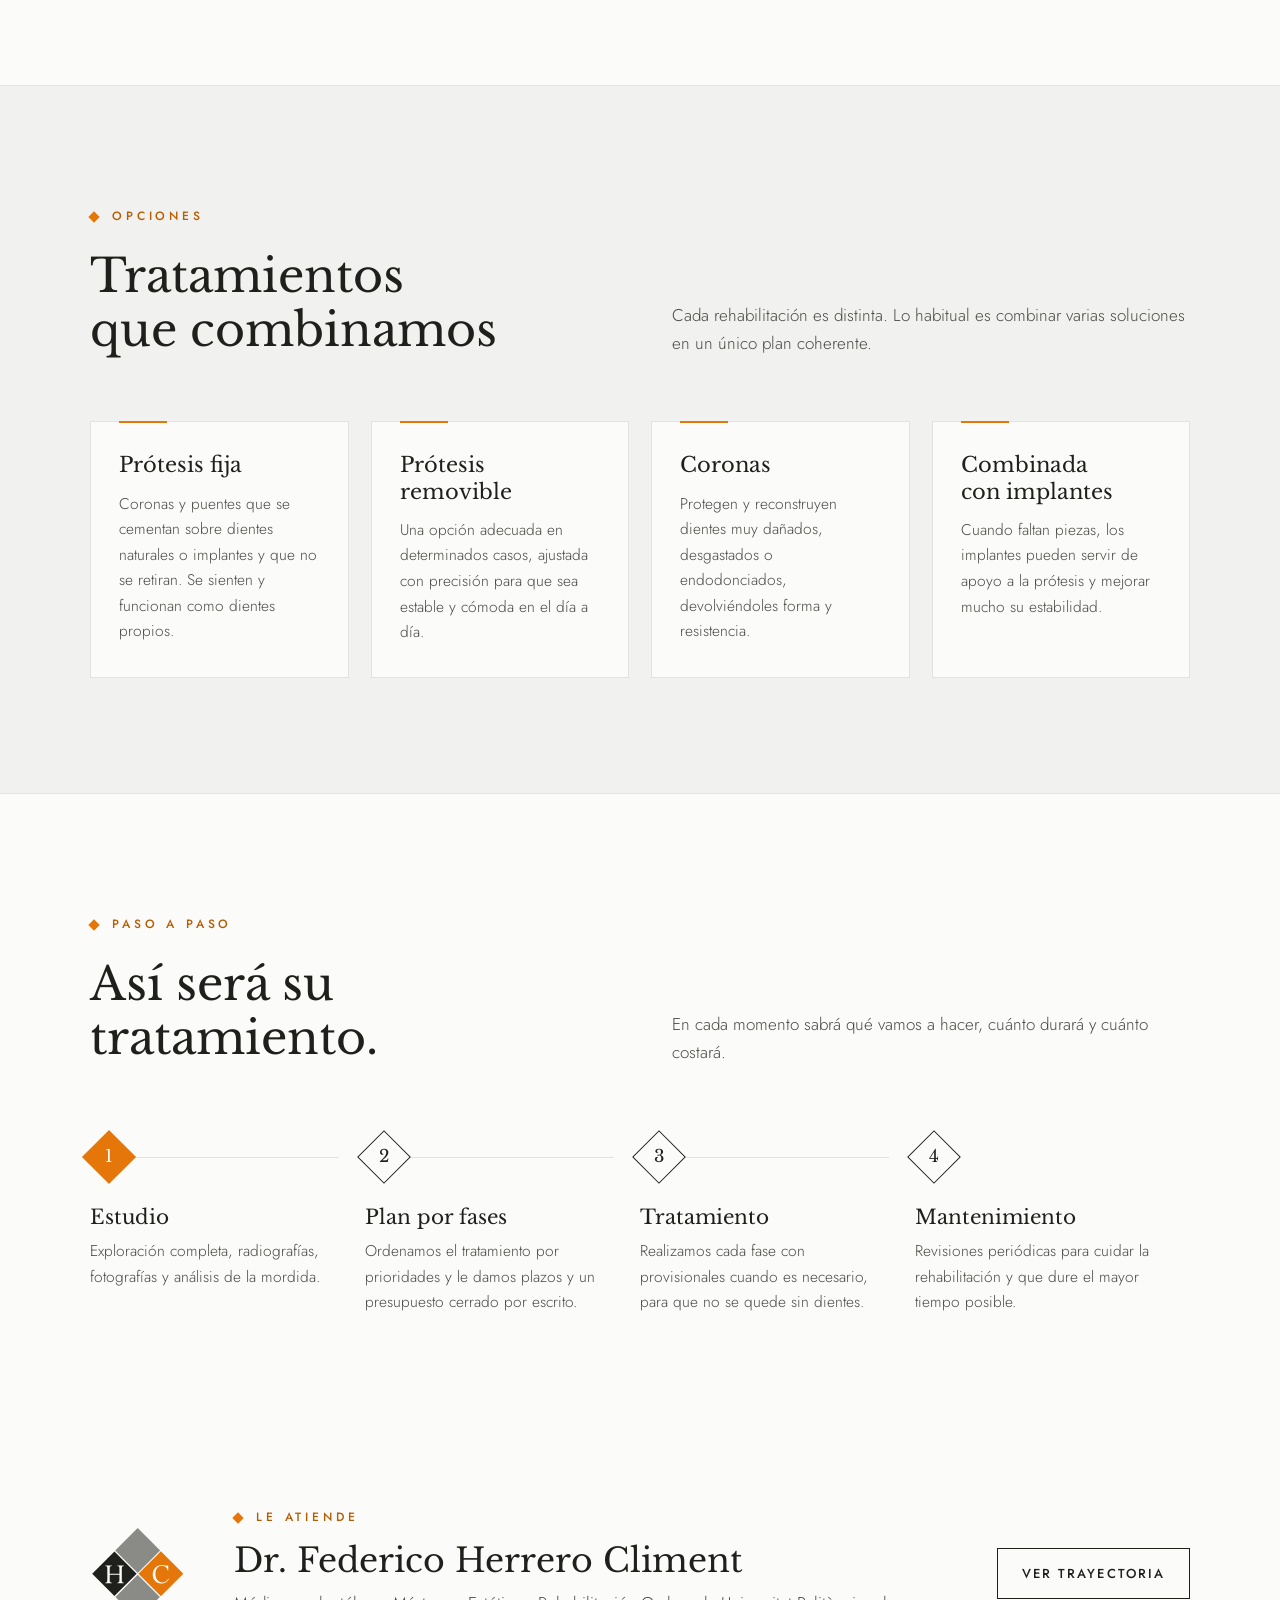
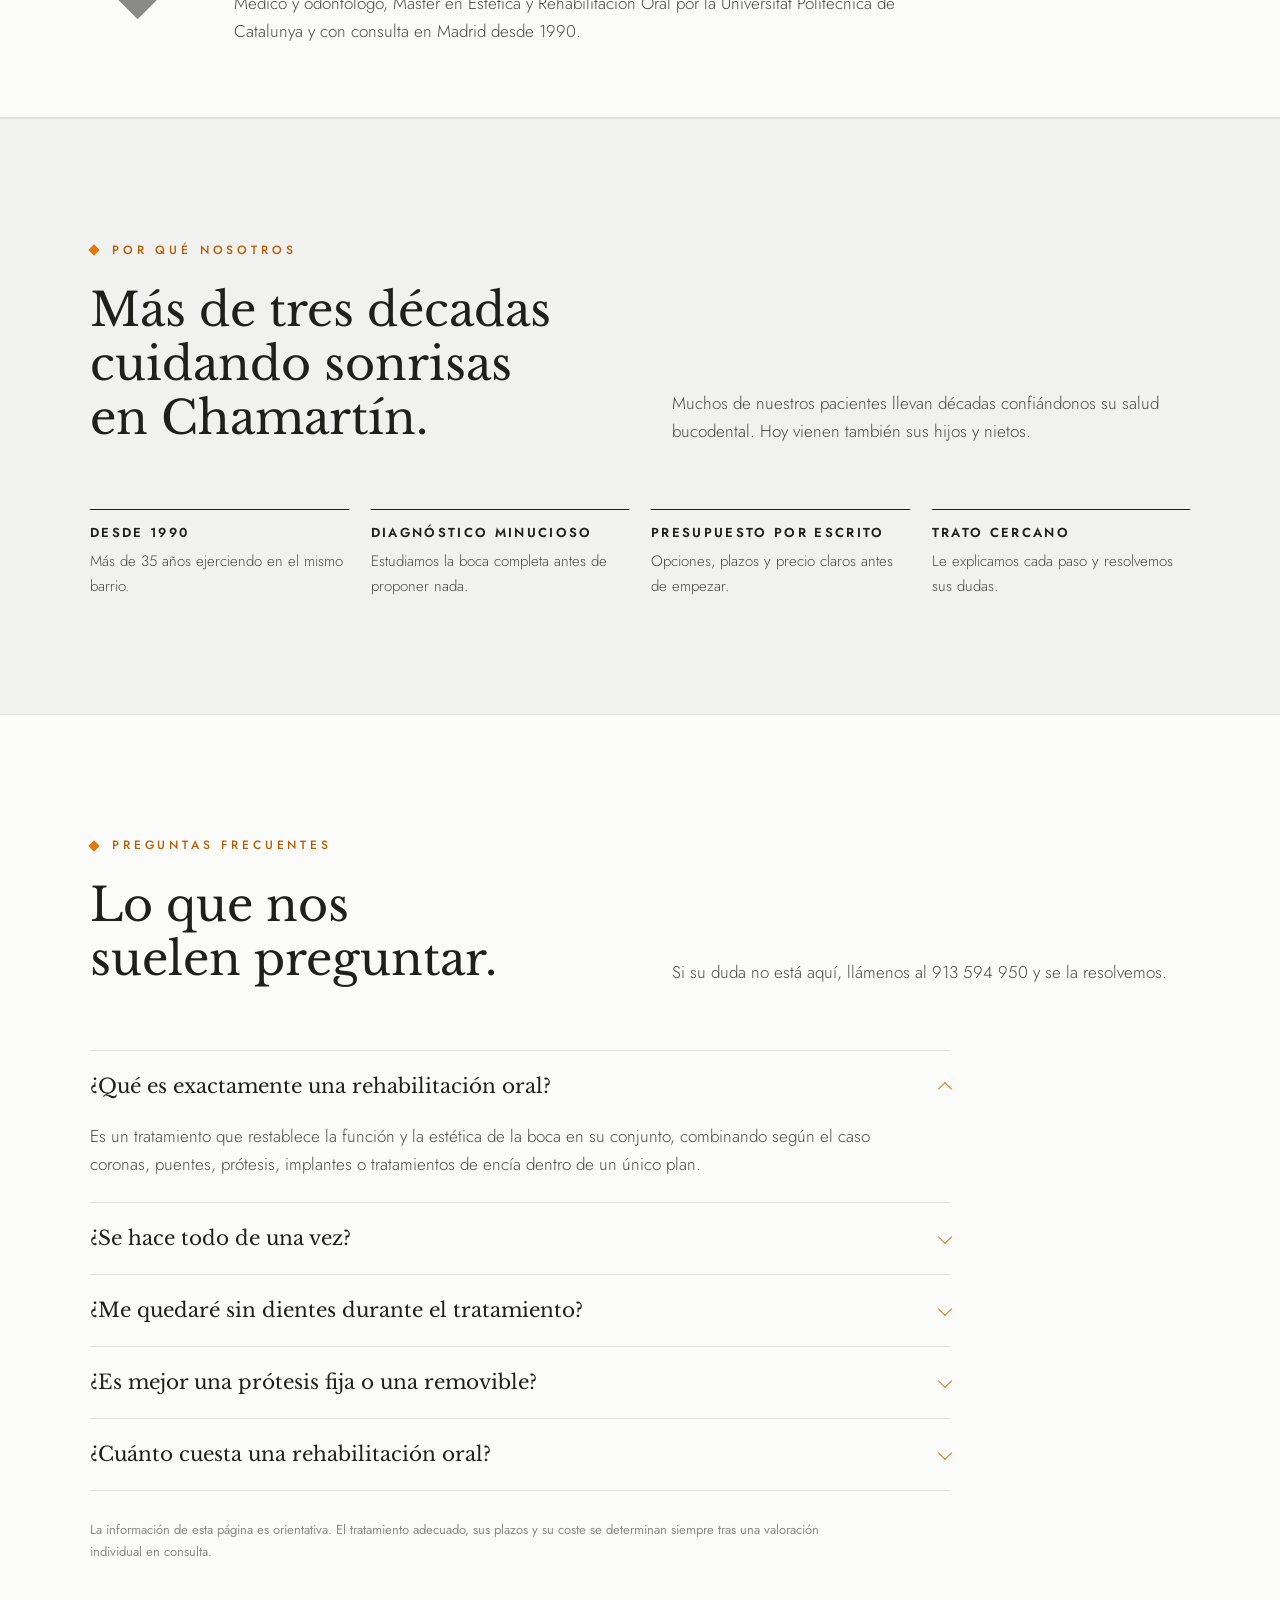
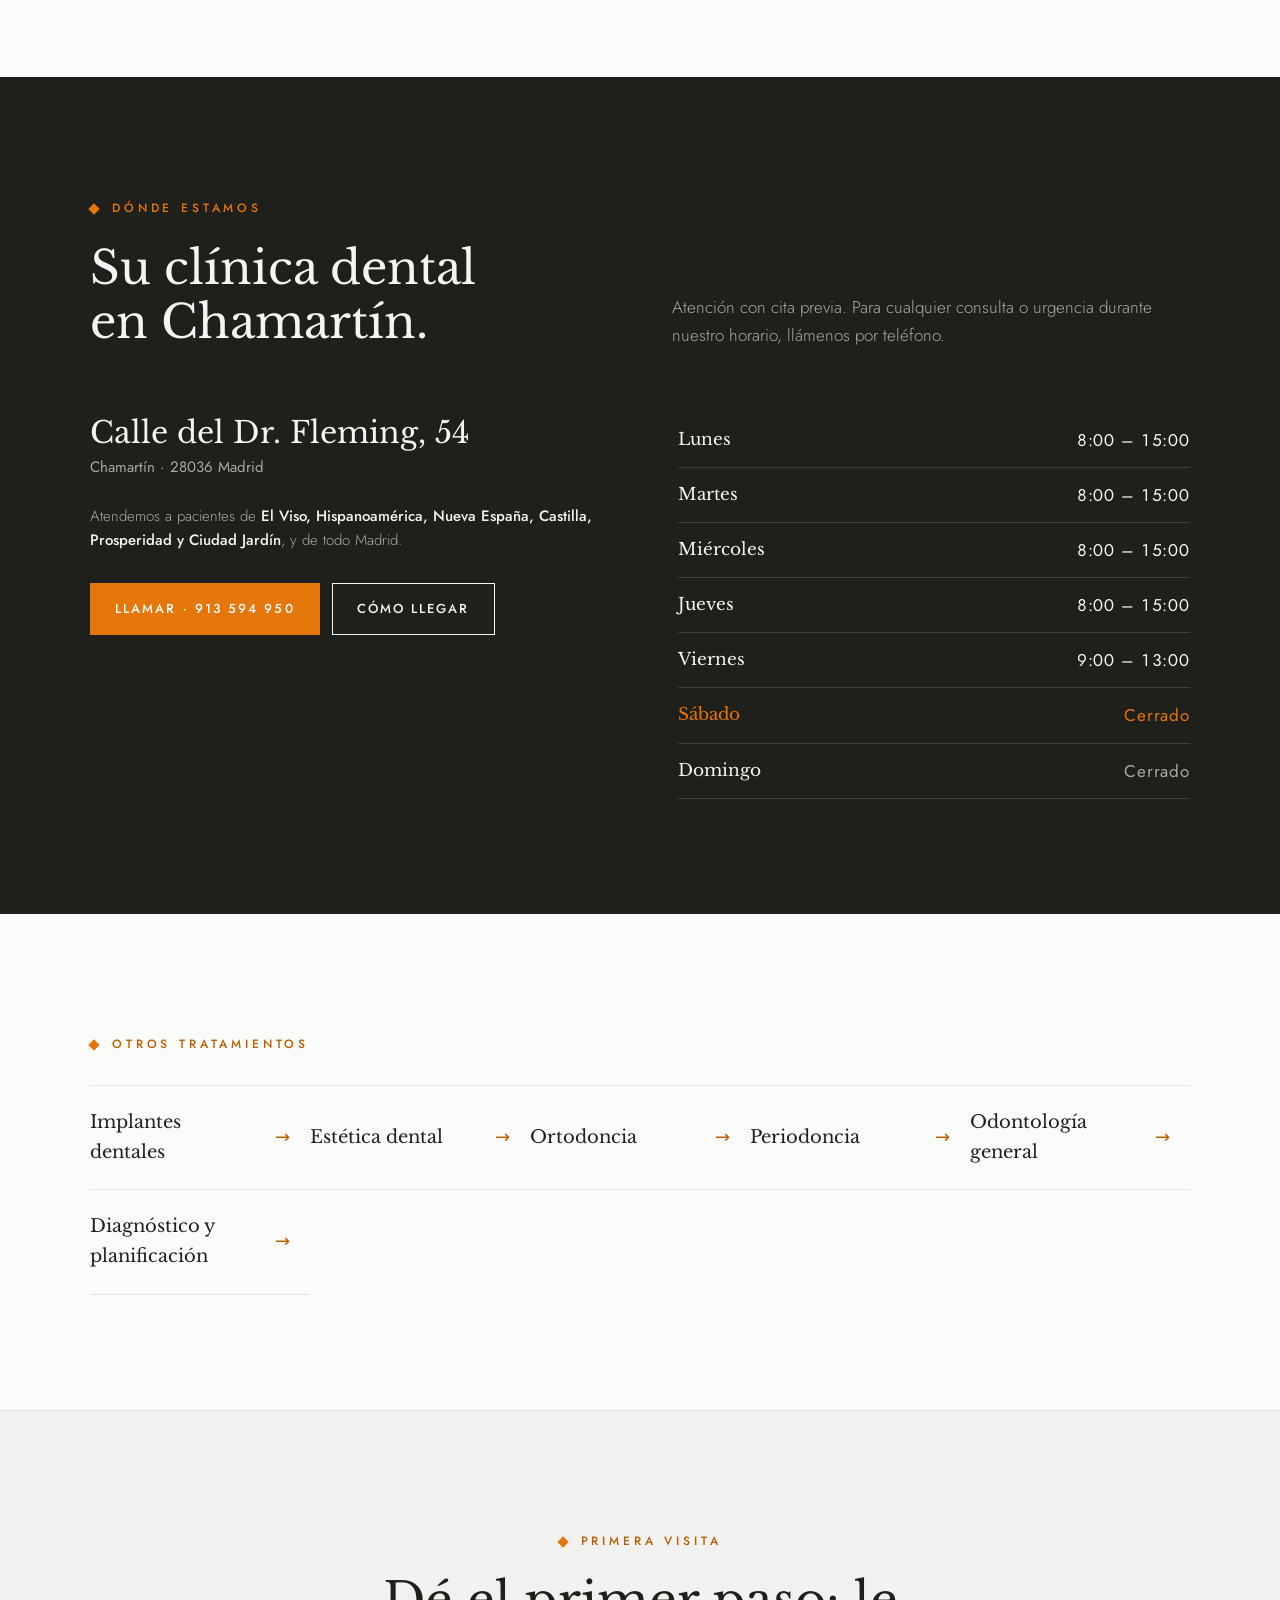
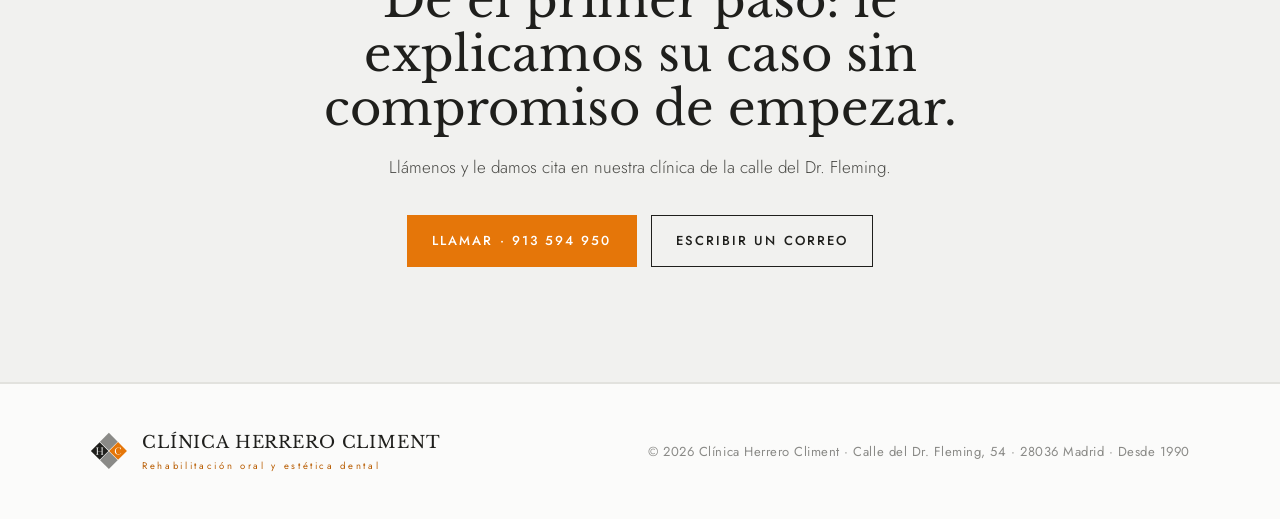
<file: rehabilitacion-oral-chamartin.html>
<!doctype html>
<html lang="es">
<head>
<meta charset="utf-8">
<meta name="viewport" content="width=device-width, initial-scale=1, viewport-fit=cover">
<title>Rehabilitación oral en Chamartín, Madrid | Prótesis y coronas | Clínica Herrero Climent</title>
<meta name="description" content="Rehabilitación oral en Chamartín: prótesis fija, prótesis removible y coronas para recuperar la masticación y la sonrisa. Más de 35 años de experiencia. Tel. 913 594 950.">
<meta property="og:type" content="website">
<meta property="og:locale" content="es_ES">
<meta property="og:title" content="Rehabilitación oral en Chamartín, Madrid | Prótesis y coronas | Clínica Herrero Climent">
<meta property="og:description" content="Rehabilitación oral en Chamartín: prótesis fija, prótesis removible y coronas para recuperar la masticación y la sonrisa. Más de 35 años de experiencia. Tel. 913 594 950.">
<link rel="preconnect" href="https://fonts.googleapis.com">
<link rel="preconnect" href="https://fonts.gstatic.com" crossorigin>
<link rel="stylesheet" href="https://fonts.googleapis.com/css2?family=Libre+Baskerville:ital,wght@0,400;0,700;1,400&family=Jost:wght@300;400;500;600&display=swap">
<link rel="icon" href="favicon.svg" type="image/svg+xml">
<link rel="apple-touch-icon" href="apple-touch-icon.png">
<link rel="stylesheet" href="tratamientos.css">
<script type="application/ld+json">{"@context": "https://schema.org", "@type": "Dentist", "name": "Clínica Herrero Climent", "telephone": "+34913594950", "email": "clinica@fherrerocliment.net", "foundingDate": "1990", "address": {"@type": "PostalAddress", "streetAddress": "Calle del Dr. Fleming, 54", "addressLocality": "Madrid", "addressRegion": "Madrid", "postalCode": "28036", "addressCountry": "ES"}, "areaServed": ["Chamartín", "El Viso", "Hispanoamérica", "Nueva España", "Castilla", "Prosperidad", "Ciudad Jardín", "Madrid"], "openingHoursSpecification": [{"@type": "OpeningHoursSpecification", "dayOfWeek": ["Monday", "Tuesday", "Wednesday", "Thursday"], "opens": "08:00", "closes": "15:00"}, {"@type": "OpeningHoursSpecification", "dayOfWeek": "Friday", "opens": "09:00", "closes": "13:00"}], "availableService": {"@type": "MedicalProcedure", "name": "Rehabilitación oral"}, "employee": {"@type": "Person", "name": "Federico Herrero Climent", "honorificPrefix": "Dr.", "jobTitle": "Odontólogo", "alumniOf": [{"@type": "CollegeOrUniversity", "name": "Universidad de Alcalá"}, {"@type": "CollegeOrUniversity", "name": "Universidad Complutense de Madrid"}, {"@type": "CollegeOrUniversity", "name": "Universitat Politècnica de Catalunya"}], "memberOf": {"@type": "Organization", "name": "Sociedad Española de Periodoncia y Osteointegración (SEPA)"}}}</script>
<script type="application/ld+json">{"@context": "https://schema.org", "@type": "FAQPage", "mainEntity": [{"@type": "Question", "name": "¿Qué es exactamente una rehabilitación oral?", "acceptedAnswer": {"@type": "Answer", "text": "Es un tratamiento que restablece la función y la estética de la boca en su conjunto, combinando según el caso coronas, puentes, prótesis, implantes o tratamientos de encía dentro de un único plan."}}, {"@type": "Question", "name": "¿Se hace todo de una vez?", "acceptedAnswer": {"@type": "Answer", "text": "Normalmente no. Se organiza en fases, empezando por lo prioritario. Así puede planificar los tiempos y el gasto, y nosotros comprobamos el resultado de cada etapa."}}, {"@type": "Question", "name": "¿Me quedaré sin dientes durante el tratamiento?", "acceptedAnswer": {"@type": "Answer", "text": "Cuando es necesario, colocamos provisionales para que pueda seguir con su vida normal mientras se fabrican las prótesis definitivas."}}, {"@type": "Question", "name": "¿Es mejor una prótesis fija o una removible?", "acceptedAnswer": {"@type": "Answer", "text": "Depende del número de piezas, del estado del hueso y de sus preferencias. En la primera visita le explicamos las ventajas e inconvenientes de cada opción en su caso concreto."}}, {"@type": "Question", "name": "¿Cuánto cuesta una rehabilitación oral?", "acceptedAnswer": {"@type": "Answer", "text": "Varía mucho según el caso. Tras el estudio le entregamos un presupuesto cerrado por escrito, desglosado por fases."}}]}</script>
</head>
<body>
<svg width="0" height="0" style="position:absolute" aria-hidden="true">
  <defs>
    <g id="hc-mark"><g transform="scale(2.69) translate(-297.5,-212.6)">
        <path class="tile t2" fill="var(--ink)" d="M 247.84 212.41 L 271.93 236.50 L 296.03 212.41 L 271.93 188.31 Z M 247.84 212.41 "/>
        <path class="tile t4" fill="var(--stone)" d="M 273.03 237.60 L 297.13 261.69 L 321.22 237.60 L 297.13 213.50 Z M 273.03 237.60 "/>
        <path class="tile t1" fill="var(--stone)" d="M 272.77 187.19 L 297.14 211.57 L 321.52 187.19 L 297.14 162.82 Z M 272.77 187.19 "/>
        <path class="tile t3" fill="var(--orange)" d="M 297.96 212.39 L 322.34 236.76 L 346.71 212.39 L 322.34 188.01 Z M 297.96 212.39 "/>
        <path fill="#ffffff" d="M 327.76 221.66 C 326.33 222.54 324.71 222.99 322.88 222.99 C 321.15 222.99 319.55 222.58 318.07 221.76 C 316.60 220.94 315.46 219.82 314.66 218.39 C 313.87 216.96 313.47 215.32 313.47 213.46 C 313.47 210.41 314.40 207.89 316.27 205.90 C 318.14 203.90 320.50 202.90 323.35 202.90 C 324.31 202.90 325.52 203.07 326.99 203.41 C 327.82 203.60 328.39 203.70 328.70 203.70 C 329.19 203.70 329.53 203.50 329.73 203.10 L 330.27 203.10 L 330.27 208.81 L 329.70 208.81 C 329.24 207.03 328.51 205.73 327.51 204.89 C 326.50 204.05 325.16 203.64 323.48 203.64 C 321.30 203.64 319.58 204.42 318.31 205.98 C 317.04 207.55 316.40 209.64 316.40 212.25 C 316.40 215.11 317.07 217.41 318.42 219.16 C 319.76 220.91 321.52 221.78 323.69 221.78 C 326.71 221.78 328.93 220.37 330.37 217.57 L 330.87 218.04 C 330.23 219.57 329.20 220.77 327.76 221.66 "/>
        <path fill="var(--paper)" d="M 282.13 203.82 C 281.31 203.82 280.73 204.05 280.41 204.50 C 280.10 204.96 279.94 205.76 279.94 206.91 L 279.94 218.99 C 279.94 220.15 280.10 220.95 280.41 221.39 C 280.73 221.84 281.31 222.06 282.13 222.06 L 282.13 222.62 L 275.20 222.62 L 275.20 222.06 C 276.06 222.06 276.64 221.84 276.92 221.39 C 277.22 220.95 277.36 220.14 277.36 218.99 L 277.36 213.37 L 266.82 213.37 L 266.82 218.99 C 266.82 220.13 266.98 220.93 267.30 221.39 C 267.63 221.84 268.21 222.06 269.06 222.06 L 269.06 222.62 L 262.06 222.62 L 262.06 222.06 C 262.91 222.06 263.49 221.83 263.80 221.37 C 264.10 220.92 264.26 220.12 264.26 218.99 L 264.26 206.91 C 264.26 205.73 264.10 204.91 263.79 204.48 C 263.47 204.04 262.90 203.82 262.06 203.82 L 262.06 203.26 L 269.06 203.26 L 269.06 203.82 C 268.21 203.82 267.63 204.06 267.30 204.53 C 266.98 205 266.82 205.79 266.82 206.91 L 266.82 212.42 L 277.36 212.42 L 277.36 206.91 C 277.36 205.72 277.21 204.91 276.91 204.48 C 276.60 204.04 276.03 203.82 275.20 203.82 L 275.20 203.26 L 282.13 203.26 Z M 282.13 203.82 "/>
      </g></g>
  </defs>
</svg>

<header class="top">
  <div class="wrap">
    <a class="brand" href="index.html" aria-label="Clínica Herrero Climent, inicio">
      <svg viewBox="-140 -140 280 280" aria-hidden="true"><use href="#hc-mark"/></svg>
      <span><span class="brand-name">Clínica Herrero Climent</span><span class="brand-sub">Rehabilitación oral y estética dental</span></span>
    </a>
    <nav aria-label="Principal">
      <ul>
        <li class="has-sub"><a href="index.html#tratamientos">Tratamientos</a>
          <div class="sub"><ul>
            <li><a href="implantes-dentales-chamartin.html">Implantes dentales</a></li>
            <li><a href="rehabilitacion-oral-chamartin.html" aria-current="page">Rehabilitación oral</a></li>
            <li><a href="estetica-dental-chamartin.html">Estética dental</a></li>
            <li><a href="ortodoncia-chamartin.html">Ortodoncia</a></li>
            <li><a href="periodoncia-chamartin.html">Periodoncia</a></li>
            <li><a href="dentista-chamartin.html">Odontología general</a></li>
            <li><a href="estudio-dental-chamartin.html">Diagnóstico y planificación</a></li>
          </ul></div>
        </li>
        <li><a href="#preguntas">Preguntas</a></li>
        <li><a href="#ubicacion">Dónde estamos</a></li>
      </ul>
    </nav>
    <a class="btn solid" href="tel:+34913594950">Pedir cita<span class="long">&nbsp;· 913 594 950</span></a>
  </div>
</header>

<main>
  <section class="hero">
    <div class="wrap">
      <p class="crumbs"><a href="index.html">Inicio</a><span>/</span><a href="index.html#tratamientos">Tratamientos</a><span>/</span>Rehabilitación oral</p>
      <div class="grid">
        <div>
          <span class="eyebrow">Rehabilitación oral · Chamartín, Madrid</span>
          <h1>Rehabilitación oral en Chamartín: recuperar la boca <em>en su conjunto</em>.</h1>
          <p class="lead">Cuando hay desgaste, varias piezas perdidas o prótesis que ya no ajustan, no basta con arreglar diente a diente. Planificamos la boca completa para que vuelva a masticar, hablar y sonreír con comodidad.</p>
          <ul class="checks">
<li>Visión de conjunto: dientes, encía, hueso y mordida</li>
<li>Tratamiento por fases, con provisionales cuando hace falta</li>
<li>Más de tres décadas centrados en casos complejos</li>
          </ul>
          <div class="actions">
            <a class="btn solid" href="tel:+34913594950">Llamar · 913 594 950</a>
            <a class="btn" href="#preguntas">Preguntas frecuentes</a>
          </div>
        </div>
        <aside class="card" aria-label="Pedir cita">
          <h2>Pida su primera visita</h2>
          <p>Le damos hora en el horario que mejor le encaje y le explicamos qué incluye la consulta.</p>
          <a class="tel" href="tel:+34913594950">913 594 950</a>
          <p class="status" id="status" aria-live="polite">Lunes a jueves 8:00–15:00 · Viernes 9:00–13:00</p>
          <a class="btn solid" href="tel:+34913594950">Llamar ahora</a>
          <a class="btn ghost" href="mailto:clinica@fherrerocliment.net?subject=Solicitud%20de%20cita%20%C2%B7%20Rehabilitaci%C3%B3n%20oral">Escribir un correo</a>
          <dl>
            <dt>Dónde</dt><dd>Calle del Dr. Fleming, 54 · 28036 Madrid</dd>
            <dt>Desde</dt><dd>1990 en Chamartín</dd>
          </dl>
        </aside>
      </div>
    </div>
  </section>

  <section class="block">
    <div class="wrap">
      <div class="head">
        <div><span class="eyebrow">¿Es para usted?</span><h2>Situaciones en las que conviene una rehabilitación</h2></div>
        <p>Suelen aparecer poco a poco. Cuanto antes se valoran, más sencillas suelen ser las soluciones.</p>
      </div>
      <div class="signs">
<div class="sign"><b>01</b><p>Sus dientes se han desgastado y se ven más cortos que antes.</p></div>
<div class="sign"><b>02</b><p>Le faltan varias piezas o tiene muchos empastes y coronas antiguos.</p></div>
<div class="sign"><b>03</b><p>Su prótesis ya no ajusta bien o le hace rozaduras.</p></div>
<div class="sign"><b>04</b><p>Le cuesta masticar ciertos alimentos o mastica solo de un lado.</p></div>
<div class="sign"><b>05</b><p>Nota molestias en la mandíbula o aprieta los dientes.</p></div>
<div class="sign"><b>06</b><p>Siente que su sonrisa ha perdido forma o altura con los años.</p></div>
      </div>
    </div>
  </section>

  <section class="block alt">
    <div class="wrap">
      <div class="head">
        <div><span class="eyebrow">Opciones</span><h2>Tratamientos que combinamos</h2></div>
        <p>Cada rehabilitación es distinta. Lo habitual es combinar varias soluciones en un único plan coherente.</p>
      </div>
      <div class="opts">
<article class="opt"><h3>Prótesis fija</h3><p>Coronas y puentes que se cementan sobre dientes naturales o implantes y que no se retiran. Se sienten y funcionan como dientes propios.</p></article>
<article class="opt"><h3>Prótesis removible</h3><p>Una opción adecuada en determinados casos, ajustada con precisión para que sea estable y cómoda en el día a día.</p></article>
<article class="opt"><h3>Coronas</h3><p>Protegen y reconstruyen dientes muy dañados, desgastados o endodonciados, devolviéndoles forma y resistencia.</p></article>
<article class="opt"><h3>Combinada con implantes</h3><p>Cuando faltan piezas, los implantes pueden servir de apoyo a la prótesis y mejorar mucho su estabilidad.</p></article>
      </div>
    </div>
  </section>

  <section class="block">
    <div class="wrap">
      <div class="head">
        <div><span class="eyebrow">Paso a paso</span><h2>Así será su tratamiento.</h2></div>
        <p>En cada momento sabrá qué vamos a hacer, cuánto durará y cuánto costará.</p>
      </div>
      <div class="steps">
<div class="step"><div class="dot"><span><i>1</i></span></div><h3>Estudio</h3><p>Exploración completa, radiografías, fotografías y análisis de la mordida.</p></div>
<div class="step"><div class="dot"><span><i>2</i></span></div><h3>Plan por fases</h3><p>Ordenamos el tratamiento por prioridades y le damos plazos y un presupuesto cerrado por escrito.</p></div>
<div class="step"><div class="dot"><span><i>3</i></span></div><h3>Tratamiento</h3><p>Realizamos cada fase con provisionales cuando es necesario, para que no se quede sin dientes.</p></div>
<div class="step"><div class="dot"><span><i>4</i></span></div><h3>Mantenimiento</h3><p>Revisiones periódicas para cuidar la rehabilitación y que dure el mayor tiempo posible.</p></div>
      </div>
    </div>
  </section>

  <section class="doc-strip">
    <div class="wrap">
      <svg class="doc-mark" viewBox="-140 -140 280 280" aria-hidden="true"><use href="#hc-mark"/></svg>
      <div>
        <span class="eyebrow">Le atiende</span>
        <h2>Dr. Federico Herrero Climent</h2>
        <p>Médico y odontólogo, Máster en Estética y Rehabilitación Oral por la Universitat Politècnica de Catalunya y con consulta en Madrid desde 1990.</p>
      </div>
      <a class="btn" href="index.html#doctor">Ver trayectoria</a>
    </div>
  </section>

  <section class="block alt">
    <div class="wrap">
      <div class="head">
        <div><span class="eyebrow">Por qué nosotros</span><h2>Más de tres décadas cuidando sonrisas en Chamartín.</h2></div>
        <p>Muchos de nuestros pacientes llevan décadas confiándonos su salud bucodental. Hoy vienen también sus hijos y nietos.</p>
      </div>
      <div class="why">
        <div><h3>Desde 1990</h3><p>Más de 35 años ejerciendo en el mismo barrio.</p></div>
        <div><h3>Diagnóstico minucioso</h3><p>Estudiamos la boca completa antes de proponer nada.</p></div>
        <div><h3>Presupuesto por escrito</h3><p>Opciones, plazos y precio claros antes de empezar.</p></div>
        <div><h3>Trato cercano</h3><p>Le explicamos cada paso y resolvemos sus dudas.</p></div>
      </div>
    </div>
  </section>

  <section class="block" id="preguntas">
    <div class="wrap">
      <div class="head">
        <div><span class="eyebrow">Preguntas frecuentes</span><h2>Lo que nos suelen preguntar.</h2></div>
        <p>Si su duda no está aquí, llámenos al 913 594 950 y se la resolvemos.</p>
      </div>
      <div class="faq">
<details open><summary>¿Qué es exactamente una rehabilitación oral?</summary><p>Es un tratamiento que restablece la función y la estética de la boca en su conjunto, combinando según el caso coronas, puentes, prótesis, implantes o tratamientos de encía dentro de un único plan.</p></details>
<details><summary>¿Se hace todo de una vez?</summary><p>Normalmente no. Se organiza en fases, empezando por lo prioritario. Así puede planificar los tiempos y el gasto, y nosotros comprobamos el resultado de cada etapa.</p></details>
<details><summary>¿Me quedaré sin dientes durante el tratamiento?</summary><p>Cuando es necesario, colocamos provisionales para que pueda seguir con su vida normal mientras se fabrican las prótesis definitivas.</p></details>
<details><summary>¿Es mejor una prótesis fija o una removible?</summary><p>Depende del número de piezas, del estado del hueso y de sus preferencias. En la primera visita le explicamos las ventajas e inconvenientes de cada opción en su caso concreto.</p></details>
<details><summary>¿Cuánto cuesta una rehabilitación oral?</summary><p>Varía mucho según el caso. Tras el estudio le entregamos un presupuesto cerrado por escrito, desglosado por fases.</p></details>
      </div>
      <p class="legal">La información de esta página es orientativa. El tratamiento adecuado, sus plazos y su coste se determinan siempre tras una valoración individual en consulta.</p>
    </div>
  </section>

  <section class="block local" id="ubicacion">
    <div class="wrap">
      <div class="head">
        <div><span class="eyebrow">Dónde estamos</span><h2>Su clínica dental en Chamartín.</h2></div>
        <p>Atención con cita previa. Para cualquier consulta o urgencia durante nuestro horario, llámenos por teléfono.</p>
      </div>
      <div class="local-grid">
        <div>
          <p class="addr">Calle del Dr. Fleming, 54<small>Chamartín · 28036 Madrid</small></p>
          <p class="barrios">Atendemos a pacientes de <strong>El Viso, Hispanoamérica, Nueva España, Castilla, Prosperidad y Ciudad Jardín</strong>, y de todo Madrid.</p>
          <div class="actions">
            <a class="btn solid" href="tel:+34913594950">Llamar · 913 594 950</a>
            <a class="btn" href="https://www.google.com/maps/search/?api=1&amp;query=Calle+del+Dr.+Fleming+54+28036+Madrid" target="_blank" rel="noopener">Cómo llegar</a>
          </div>
        </div>
        <table class="hours">
          <tbody>
            <tr data-d="1"><th scope="row">Lunes</th><td>8:00 – 15:00</td></tr>
            <tr data-d="2"><th scope="row">Martes</th><td>8:00 – 15:00</td></tr>
            <tr data-d="3"><th scope="row">Miércoles</th><td>8:00 – 15:00</td></tr>
            <tr data-d="4"><th scope="row">Jueves</th><td>8:00 – 15:00</td></tr>
            <tr data-d="5"><th scope="row">Viernes</th><td>9:00 – 13:00</td></tr>
            <tr data-d="6" class="closed"><th scope="row">Sábado</th><td>Cerrado</td></tr>
            <tr data-d="0" class="closed"><th scope="row">Domingo</th><td>Cerrado</td></tr>
          </tbody>
        </table>
      </div>
    </div>
  </section>

  <section class="block">
    <div class="wrap">
      <div class="head" style="margin-bottom:28px">
        <div><span class="eyebrow">Otros tratamientos</span></div>
      </div>
      <div class="related">
<a href="implantes-dentales-chamartin.html">Implantes dentales</a>
<a href="estetica-dental-chamartin.html">Estética dental</a>
<a href="ortodoncia-chamartin.html">Ortodoncia</a>
<a href="periodoncia-chamartin.html">Periodoncia</a>
<a href="dentista-chamartin.html">Odontología general</a>
<a href="estudio-dental-chamartin.html">Diagnóstico y planificación</a>
      </div>
    </div>
  </section>

  <section class="block alt cta">
    <div class="wrap">
      <span class="eyebrow">Primera visita</span>
      <h2>Dé el primer paso: le explicamos su caso sin compromiso de empezar.</h2>
      <p>Llámenos y le damos cita en nuestra clínica de la calle del Dr. Fleming.</p>
      <div class="actions">
        <a class="btn solid" href="tel:+34913594950">Llamar · 913 594 950</a>
        <a class="btn" href="mailto:clinica@fherrerocliment.net?subject=Solicitud%20de%20cita%20%C2%B7%20Rehabilitaci%C3%B3n%20oral">Escribir un correo</a>
      </div>
    </div>
  </section>
</main>

<footer>
  <div class="wrap">
    <a class="brand" href="index.html" aria-label="Volver al inicio">
      <svg viewBox="-140 -140 280 280" aria-hidden="true"><use href="#hc-mark"/></svg>
      <span><span class="brand-name">Clínica Herrero Climent</span><span class="brand-sub">Rehabilitación oral y estética dental</span></span>
    </a>
    <small>© <span id="yr">2026</span> Clínica Herrero Climent · Calle del Dr. Fleming, 54 · 28036 Madrid · Desde 1990</small>
  </div>
</footer>

<div class="callbar">
  <a class="btn solid" href="tel:+34913594950">Llamar · 913 594 950</a>
  <a class="btn" href="mailto:clinica@fherrerocliment.net?subject=Solicitud%20de%20cita%20%C2%B7%20Rehabilitaci%C3%B3n%20oral">Correo</a>
</div>

<script>
(function(){
  var now;
  try{
    var p=new Intl.DateTimeFormat('en-GB',{timeZone:'Europe/Madrid',weekday:'short',hour:'2-digit',minute:'2-digit',year:'numeric',hour12:false}).formatToParts(new Date());
    var g=function(t){return (p.find(function(x){return x.type===t})||{}).value};
    now={d:{Sun:0,Mon:1,Tue:2,Wed:3,Thu:4,Fri:5,Sat:6}[g('weekday')],h:+g('hour')%24,m:+g('minute'),y:+g('year')};
  }catch(e){var d=new Date();now={d:d.getDay(),h:d.getHours(),m:d.getMinutes(),y:d.getFullYear()}}
  var yr=document.getElementById('yr');if(yr)yr.textContent=now.y;
  var sched={1:[480,900],2:[480,900],3:[480,900],4:[480,900],5:[540,780]};
  var row=document.querySelector('.hours tr[data-d="'+now.d+'"]');if(row)row.classList.add('today');
  var st=document.getElementById('status');if(!st)return;
  var t=now.h*60+now.m,s=sched[now.d],fmt=function(x){return Math.floor(x/60)+':'+String(x%60).padStart(2,'0')};
  if(s&&t>=s[0]&&t<s[1]){st.textContent='Abierto ahora · hasta las '+fmt(s[1]);st.className='status open'}
  else if(s&&t<s[0]){st.textContent='Hoy abrimos a las '+fmt(s[0]);st.className='status closed'}
  else{var n=now.d,i=0;do{n=(n+1)%7;i++}while(!sched[n]&&i<7);
    var names=['domingo','lunes','martes','miércoles','jueves','viernes','sábado'];
    st.textContent='Cerrado ahora · abrimos el '+names[n]+' a las '+fmt(sched[n][0]);st.className='status closed'}
})();
</script>
</body>
</html>
</file>
<file: tratamientos.css>
/* Estilos compartidos de las páginas de tratamiento. Mismos tokens que index.html. */
:root{
  --paper:#fbfbfa;--paper-2:#f1f1ef;--ink:#1f1f1c;--ink-soft:#4a4a46;--stone:#8a8a87;--stone-light:#c9c9c5;--line:#e2e2de;
  --orange:#e57609;--orange-ink:#b85c00;--on-orange:#ffffff;--block:#1f1f1c;--on-block:#f4f4f2;--on-block-soft:#a9a9a4;
  --serif:"Libre Baskerville","Baskerville","Georgia","Times New Roman",serif;
  --sans:"Jost","Futura","Century Gothic","Avenir Next",system-ui,sans-serif;
  --wrap:1180px;--gutter:clamp(16px,4vw,40px);
}
@media (prefers-color-scheme:dark){
  :root:not([data-theme="light"]){
    --paper:#151513;--paper-2:#1d1d1b;--ink:#efefec;--ink-soft:#b8b8b3;--stone:#8f8f8b;--stone-light:#4a4a47;--line:#2d2d2a;
    --orange:#f08a22;--orange-ink:#f5a04a;--on-orange:#1a1309;--block:#0e0e0d;--on-block:#f4f4f2;--on-block-soft:#9a9a95;color-scheme:dark}
}
:root[data-theme="dark"]{
  --paper:#151513;--paper-2:#1d1d1b;--ink:#efefec;--ink-soft:#b8b8b3;--stone:#8f8f8b;--stone-light:#4a4a47;--line:#2d2d2a;
  --orange:#f08a22;--orange-ink:#f5a04a;--on-orange:#1a1309;--block:#0e0e0d;--on-block:#f4f4f2;--on-block-soft:#9a9a95;color-scheme:dark}

*,*::before,*::after{box-sizing:border-box}
html{scroll-behavior:smooth}
@media (prefers-reduced-motion:reduce){html{scroll-behavior:auto}*{animation:none!important;transition:none!important}}
body{margin:0;background:var(--paper);color:var(--ink);font-family:var(--sans);font-size:17px;line-height:1.65;-webkit-font-smoothing:antialiased}
a{color:inherit}
:focus-visible{outline:2px solid var(--orange);outline-offset:3px}
.wrap{max-width:var(--wrap);margin-inline:auto;padding-inline:var(--gutter)}
h1,h2,h3{font-family:var(--serif);font-weight:400;line-height:1.12;text-wrap:balance;margin:0}
p{margin:0}
.eyebrow{font-size:12px;font-weight:500;letter-spacing:.32em;text-transform:uppercase;color:var(--orange-ink);display:inline-flex;align-items:center;gap:14px}
.eyebrow::before{content:"";width:8px;height:8px;background:var(--orange);transform:rotate(45deg);flex:none}

/* header */
.top{position:sticky;top:0;z-index:20;background:color-mix(in srgb,var(--paper) 88%,transparent);backdrop-filter:blur(10px);-webkit-backdrop-filter:blur(10px);border-bottom:1px solid var(--line)}
.top .wrap{display:flex;align-items:center;justify-content:space-between;gap:20px;padding-block:14px}
.brand{display:flex;align-items:center;gap:14px;text-decoration:none;min-width:0}
.brand svg{width:46px;height:46px;flex:none}
.brand-name{font-family:var(--serif);font-size:17px;letter-spacing:.05em;text-transform:uppercase;line-height:1.1;white-space:nowrap}
.brand-sub{display:block;font-size:9.5px;letter-spacing:.28em;color:var(--orange-ink);margin-top:3px;white-space:nowrap}
nav ul{list-style:none;margin:0;padding:0;display:flex;gap:22px}
nav a{white-space:nowrap;text-decoration:none;font-size:13px;letter-spacing:.16em;text-transform:uppercase;color:var(--ink-soft)}
nav a:hover{color:var(--orange-ink)}
@media (max-width:1100px){nav{display:none}}
/* desplegable de Tratamientos */
nav li{position:relative}
nav .has-sub > a{display:inline-flex;align-items:center;gap:9px}
nav .has-sub > a::after{content:"";width:6px;height:6px;border-right:1.5px solid currentColor;border-bottom:1.5px solid currentColor;transform:rotate(45deg) translateY(-2px);transition:transform .2s}
nav .has-sub:hover > a::after,nav .has-sub:focus-within > a::after{transform:rotate(225deg) translateY(-1px)}
nav .sub{position:absolute;top:100%;left:-24px;min-width:300px;padding-top:18px;opacity:0;visibility:hidden;transform:translateY(-6px);transition:opacity .2s,transform .2s,visibility 0s .2s;z-index:40}
nav .has-sub:hover .sub,nav .has-sub:focus-within .sub{opacity:1;visibility:visible;transform:none;transition:opacity .2s,transform .2s}
nav .sub ul{display:flex;flex-direction:column;gap:0;background:var(--paper);border:1px solid var(--line);border-top:2px solid var(--orange);box-shadow:0 14px 34px rgba(0,0,0,.12);padding:8px 0}
nav .sub a{display:flex;align-items:center;gap:12px;padding:12px 24px;font-size:12.5px;letter-spacing:.12em;color:var(--ink-soft)}
nav .sub a::before{content:"";width:6px;height:6px;background:var(--stone-light);transform:rotate(45deg);flex:none;transition:background .2s}
nav .sub a:hover,nav .sub a[aria-current="page"]{color:var(--orange-ink);background:var(--paper-2)}
nav .sub a:hover::before,nav .sub a[aria-current="page"]::before{background:var(--orange)}

@media (max-width:520px){.top .brand-name{font-size:13px;white-space:normal;letter-spacing:.03em}.top .brand-sub{display:none}.brand svg{width:36px;height:36px}.top .btn span.long{display:none}.top .btn{padding:10px 14px;font-size:12px;letter-spacing:.12em}}

.btn{display:inline-flex;align-items:center;justify-content:center;gap:10px;font-family:var(--sans);font-size:13px;font-weight:500;letter-spacing:.16em;text-transform:uppercase;text-decoration:none;padding:14px 24px;border:1px solid var(--ink);color:var(--ink);background:transparent;cursor:pointer;transition:background .25s,color .25s,border-color .25s;white-space:nowrap}
.btn:hover{background:var(--ink);color:var(--paper)}
.btn.solid{background:var(--orange);border-color:var(--orange);color:var(--on-orange)}
.btn.solid:hover{background:var(--ink);border-color:var(--ink);color:var(--paper)}
.top .btn{padding:11px 18px}

/* breadcrumb */
.crumbs{font-size:13px;color:var(--stone);padding-top:22px}
.crumbs a{text-decoration:none}.crumbs a:hover{color:var(--orange-ink)}
.crumbs span{margin-inline:8px}

/* hero */
.hero{border-bottom:1px solid var(--line)}
.hero .grid{display:grid;grid-template-columns:1.2fr .8fr;gap:clamp(32px,5vw,72px);align-items:center;padding-block:clamp(36px,6vw,80px) clamp(56px,8vw,100px)}
.hero h1{font-size:clamp(34px,4.8vw,62px);letter-spacing:-.015em;margin-top:24px}
.hero h1 em{font-style:italic;color:var(--orange-ink)}
.hero .lead{font-size:clamp(17px,1.4vw,19px);color:var(--ink-soft);max-width:34em;margin-top:24px;font-weight:300}
.checks{list-style:none;padding:0;margin:28px 0 0;display:flex;flex-direction:column;gap:10px}
.checks li{display:flex;gap:14px;align-items:baseline;font-size:16px}
.checks li::before{content:"";width:7px;height:7px;background:var(--orange);transform:rotate(45deg) translateY(-2px);flex:none}
.hero .actions{display:flex;flex-wrap:wrap;gap:14px;margin-top:36px}

.card{background:var(--block);color:var(--on-block);padding:clamp(26px,3vw,38px);position:relative}
.card::before{content:"";position:absolute;top:-14px;right:28px;width:28px;height:28px;background:var(--orange);transform:rotate(45deg)}
.card h2{font-size:clamp(22px,2.2vw,28px)}
.card p{color:var(--on-block-soft);font-size:15px;font-weight:300;margin-top:10px}
.card .tel{display:block;font-family:var(--serif);font-size:clamp(28px,3vw,36px);text-decoration:none;margin-top:20px;font-variant-numeric:tabular-nums}
.card .tel:hover{color:var(--orange)}
.card .btn{width:100%;margin-top:18px}
.card .btn.ghost{border-color:color-mix(in srgb,var(--on-block) 40%,transparent);color:var(--on-block);margin-top:10px}
.card .btn.ghost:hover{background:var(--on-block);color:var(--block)}
.card dl{margin:24px 0 0;display:grid;grid-template-columns:auto 1fr;gap:10px 18px;font-size:14px;border-top:1px solid color-mix(in srgb,var(--on-block) 14%,transparent);padding-top:20px}
.card dt{font-size:11px;letter-spacing:.22em;text-transform:uppercase;color:var(--on-block-soft);padding-top:2px}
.card dd{margin:0}
.status{display:flex;align-items:center;gap:10px;margin-top:16px;font-size:14px}
.status::before{content:"";width:8px;height:8px;transform:rotate(45deg);background:var(--on-block-soft);flex:none}
.status.open::before{background:#5fbf6a}.status.closed::before{background:var(--orange)}
@media (max-width:900px){.hero .grid{grid-template-columns:1fr}}

/* sections */
section.block{padding-block:clamp(64px,9vw,120px)}
section.alt{background:var(--paper-2);border-block:1px solid var(--line)}
.head{display:grid;grid-template-columns:1fr 1fr;gap:clamp(24px,5vw,80px);align-items:end;margin-bottom:clamp(40px,5vw,64px)}
.head h2{font-size:clamp(28px,3.6vw,46px);line-height:1.18;margin-top:20px}
.head p{color:var(--ink-soft);max-width:34em;font-weight:300}
@media (max-width:860px){.head{grid-template-columns:1fr}}

/* signs */
.signs{display:grid;grid-template-columns:repeat(3,1fr);gap:0;border-top:1px solid var(--line)}
.sign{padding:28px 28px 30px 0;border-bottom:1px solid var(--line);display:flex;gap:18px;align-items:flex-start}
.sign:not(:nth-child(3n+1)){padding-left:28px;border-left:1px solid var(--line)}
.sign b{font-family:var(--serif);font-weight:400;font-size:15px;color:var(--orange-ink);font-variant-numeric:tabular-nums;padding-top:2px}
.sign p{font-size:16.5px}
@media (max-width:900px){.signs{grid-template-columns:1fr 1fr}.sign,.sign:not(:nth-child(3n+1)){padding:24px 22px 26px 0;border-left:0}.sign:nth-child(2n){padding-left:22px;border-left:1px solid var(--line)}}
@media (max-width:600px){.signs{grid-template-columns:1fr}.sign,.sign:nth-child(2n){padding:22px 0;border-left:0}}

/* options */
.opts{display:grid;grid-template-columns:repeat(auto-fit,minmax(240px,1fr));gap:22px}
.opt{background:var(--paper);border:1px solid var(--line);padding:30px 28px 32px;display:flex;flex-direction:column;gap:12px;position:relative}
.opt::after{content:"";position:absolute;left:28px;top:-1px;width:48px;height:2px;background:var(--orange)}
.opt h3{font-size:21px;line-height:1.25}
.opt p{color:var(--ink-soft);font-size:15.5px;font-weight:300}

/* steps */
.steps{display:grid;grid-template-columns:repeat(4,1fr)}
.step{padding-right:26px;min-width:0}
.step .dot{position:relative;display:flex;align-items:center;height:54px;margin-bottom:22px}
.step .dot::before{content:"";position:absolute;left:0;right:0;top:50%;height:1px;background:var(--line)}
.step:last-child .dot::before{right:auto;width:30px}
.step .dot span{position:relative;width:38px;height:38px;display:grid;place-items:center;transform:rotate(45deg);background:var(--paper);border:1px solid var(--ink)}
.step .dot span i{transform:rotate(-45deg);font-style:normal;font-family:var(--serif);font-size:17px}
.step:first-child .dot span{background:var(--orange);border-color:var(--orange);color:var(--on-orange)}
.step h3{font-size:20px}
.step p{color:var(--ink-soft);font-size:15.5px;margin-top:10px;font-weight:300}
@media (max-width:860px){.steps{grid-template-columns:1fr 1fr;row-gap:40px}}
@media (max-width:520px){.steps{grid-template-columns:1fr}.step .dot::before{display:none}}

/* why */
.why{display:grid;grid-template-columns:repeat(4,1fr);gap:22px}
.why div{border-top:1px solid var(--ink);padding-top:16px}
.why h3{font-family:var(--sans);font-size:13px;font-weight:600;letter-spacing:.18em;text-transform:uppercase}
.why p{font-size:15px;color:var(--ink-soft);margin-top:8px;font-weight:300}
@media (max-width:860px){.why{grid-template-columns:1fr 1fr}}
@media (max-width:520px){.why{grid-template-columns:1fr}}

/* faq */
.faq{border-top:1px solid var(--line);max-width:860px}
.faq details{border-bottom:1px solid var(--line)}
.faq summary{list-style:none;cursor:pointer;display:flex;justify-content:space-between;gap:20px;align-items:center;padding:22px 0;font-family:var(--serif);font-size:clamp(17px,1.7vw,20px);line-height:1.35}
.faq summary::-webkit-details-marker{display:none}
.faq summary::after{content:"";width:10px;height:10px;border-right:1.5px solid var(--orange);border-bottom:1.5px solid var(--orange);transform:rotate(45deg);flex:none;transition:transform .25s;margin-top:-4px}
.faq details[open] summary::after{transform:rotate(225deg);margin-top:4px}
.faq details p{padding:0 0 24px;color:var(--ink-soft);font-weight:300;max-width:46em}

/* local */
.local{background:var(--block);color:var(--on-block)}
.local .eyebrow{color:var(--orange)}
.local .head p{color:var(--on-block-soft)}
.local-grid{display:grid;grid-template-columns:1fr 1fr;gap:clamp(32px,6vw,90px)}
.hours{width:100%;border-collapse:collapse;font-variant-numeric:tabular-nums}
.hours th,.hours td{padding:13px 0;border-bottom:1px solid color-mix(in srgb,var(--on-block) 14%,transparent);font-weight:400;text-align:left}
.hours th{font-family:var(--serif);font-size:17px}
.hours td{text-align:right;letter-spacing:.05em}
.hours tr.closed td{color:var(--on-block-soft)}
.hours tr.today th,.hours tr.today td{color:var(--orange)}
.addr{font-family:var(--serif);font-size:clamp(22px,2.4vw,30px);line-height:1.3}
.addr small{display:block;font-family:var(--sans);font-size:15px;color:var(--on-block-soft);margin-top:6px}
.barrios{margin-top:26px;color:var(--on-block-soft);font-size:15px;font-weight:300}
.barrios strong{color:var(--on-block);font-weight:500}
.local .actions{display:flex;flex-wrap:wrap;gap:12px;margin-top:30px}
.local .btn{border-color:var(--on-block);color:var(--on-block)}
.local .btn:hover{background:var(--on-block);color:var(--block)}
.local .btn.solid{border-color:var(--orange);color:var(--on-orange)}
.local .btn.solid:hover{background:var(--on-block);border-color:var(--on-block);color:var(--block)}
@media (max-width:860px){.local-grid{grid-template-columns:1fr}}

/* related */
.related{display:grid;grid-template-columns:repeat(auto-fit,minmax(200px,1fr));gap:0;border-top:1px solid var(--line)}
.related a{display:flex;justify-content:space-between;align-items:center;gap:14px;padding:22px 20px 22px 0;border-bottom:1px solid var(--line);text-decoration:none;font-family:var(--serif);font-size:18px;transition:color .2s}
.related a::after{content:"→";font-family:var(--sans);color:var(--orange-ink)}
.related a:hover{color:var(--orange-ink)}

/* final cta */
.cta{text-align:center}
.cta h2{font-size:clamp(28px,3.8vw,48px);max-width:18em;margin:20px auto 0}
.cta p{color:var(--ink-soft);margin:18px auto 0;max-width:36em;font-weight:300}
.cta .actions{display:flex;flex-wrap:wrap;gap:14px;justify-content:center;margin-top:34px}

.legal{font-size:13px;color:var(--stone);margin-top:28px;max-width:60em}

footer{padding-block:44px;border-top:1px solid var(--line)}
footer .wrap{display:flex;flex-wrap:wrap;gap:24px;justify-content:space-between;align-items:center}
footer .brand svg{width:38px;height:38px}
footer small{font-size:13px;color:var(--stone);letter-spacing:.04em}

/* barra fija de llamada en móvil */
.callbar{display:none}
@media (max-width:700px){
  body{padding-bottom:calc(68px + env(safe-area-inset-bottom,0px))}
  .callbar{display:grid;grid-template-columns:1.4fr 1fr;gap:8px;position:fixed;left:0;right:0;bottom:0;z-index:30;padding:10px 12px calc(10px + env(safe-area-inset-bottom,0px));background:var(--paper);border-top:1px solid var(--line)}
  .callbar .btn{padding:13px 10px;font-size:12px;letter-spacing:.12em}
}

/* franja del doctor */
.doc-strip{border-bottom:1px solid var(--line)}
.doc-strip .wrap{display:grid;grid-template-columns:auto 1fr auto;gap:clamp(22px,4vw,48px);align-items:center;padding-block:clamp(44px,6vw,72px)}
.doc-mark{width:96px;height:96px}
.doc-strip h2{font-size:clamp(24px,2.6vw,34px);margin-top:12px}
.doc-strip p{color:var(--ink-soft);font-weight:300;margin-top:10px;max-width:46em}
@media (max-width:760px){.doc-strip .wrap{grid-template-columns:1fr}.doc-mark{width:64px;height:64px}}

/* casos reales: galería de fotografías clínicas */
.casos{background:var(--block);color:var(--on-block)}
.casos .eyebrow{color:var(--orange)}
.casos .head p{color:var(--on-block-soft)}
.caso + .caso{margin-top:clamp(64px,8vw,104px)}
.caso-intro{display:grid;grid-template-columns:auto 1fr 1.15fr;gap:clamp(18px,3vw,44px);align-items:start;padding-top:28px;border-top:1px solid color-mix(in srgb,var(--on-block) 16%,transparent)}
.caso-n{font-family:var(--serif);font-size:15px;color:var(--orange);font-variant-numeric:tabular-nums;padding-top:6px}
.caso-intro h3{font-size:clamp(26px,2.8vw,36px);line-height:1.15}
.caso-intro p{color:var(--on-block-soft);font-weight:300;font-size:16px}
.tags{list-style:none;margin:18px 0 0;padding:0;display:flex;flex-wrap:wrap;gap:8px}
.tags li{font-size:11px;letter-spacing:.2em;text-transform:uppercase;padding:7px 12px;border:1px solid color-mix(in srgb,var(--on-block) 22%,transparent);color:var(--on-block)}
.caso-fotos{display:flex;flex-direction:column;gap:clamp(28px,3.5vw,44px);margin-top:clamp(28px,3.5vw,44px)}
.fila{display:grid;gap:clamp(14px,2vw,26px);align-items:start}
.fila.par{grid-template-columns:1fr 1fr}
.fila.mixta{grid-template-columns:1.5fr 2.134fr}
.caso-fotos figure{margin:0;min-width:0}
.zoom{display:block;position:relative;width:100%;padding:0;border:0;background:#000;cursor:zoom-in;overflow:hidden}
.zoom img{display:block;width:100%;height:auto;transition:transform .6s cubic-bezier(.2,.7,.2,1)}
.zoom:hover img{transform:scale(1.035)}
.zoom::after{content:"";position:absolute;inset:0;box-shadow:inset 0 0 0 1px rgba(255,255,255,.08);pointer-events:none}
.zoom .plus{position:absolute;right:16px;top:16px;width:40px;height:40px;display:grid;place-items:center;background:var(--orange);color:var(--on-orange);transform:rotate(45deg) scale(.86);opacity:.92;transition:transform .3s,opacity .3s}
.zoom .plus svg{transform:rotate(-45deg);width:16px;height:16px}
.zoom:hover .plus,.zoom:focus-visible .plus{transform:rotate(45deg) scale(1);opacity:1}
.badge{position:absolute;left:16px;top:16px;padding:7px 12px;font-size:11px;font-weight:500;letter-spacing:.24em;text-transform:uppercase;background:rgba(20,20,18,.78);color:#f4f4f2;backdrop-filter:blur(4px);-webkit-backdrop-filter:blur(4px)}
.badge.after{background:var(--orange);color:var(--on-orange)}
.caso-fotos figcaption{display:flex;gap:14px;align-items:baseline;margin-top:16px;font-size:14.5px;font-weight:300;color:var(--on-block-soft)}
.caso-fotos figcaption b{flex:none;font-weight:500;font-size:11px;letter-spacing:.24em;text-transform:uppercase;color:var(--on-block)}
.casos .legal{color:var(--on-block-soft);margin-top:clamp(40px,5vw,60px)}
@media (max-width:900px){.caso-intro{grid-template-columns:auto 1fr}.caso-intro > div{grid-column:2}}
@media (max-width:640px){.fila.par,.fila.mixta{grid-template-columns:1fr}.caso-intro{grid-template-columns:1fr;gap:12px}.caso-intro > div{grid-column:auto}.caso-fotos figcaption{flex-direction:column;gap:4px}}

/* visor ampliado */
.lb{border:0;padding:0;margin:auto;max-width:none;max-height:none;width:100%;height:100%;background:transparent;color:#f4f4f2}
.lb::backdrop{background:rgba(10,10,9,.94)}
.lb[open]{display:grid;grid-template-rows:1fr auto;place-items:center;animation:lbIn .25s ease}
@keyframes lbIn{from{opacity:0}to{opacity:1}}
.lb img{max-width:min(92vw,1600px);max-height:calc(100vh - 140px);width:auto;height:auto;display:block}
.lb-cap{padding:16px 24px 24px;text-align:center;font-size:14.5px;font-weight:300;color:#a9a9a4;max-width:52em}
.lb-cap b{display:block;font-weight:500;font-size:11px;letter-spacing:.24em;text-transform:uppercase;color:#f4f4f2;margin-bottom:4px}
.lb button{position:fixed;width:48px;height:48px;display:grid;place-items:center;background:rgba(255,255,255,.08);border:1px solid rgba(255,255,255,.18);color:#f4f4f2;cursor:pointer;transition:background .2s,border-color .2s}
.lb button:hover{background:#e57609;border-color:#e57609}
.lb button svg{width:18px;height:18px}
.lb .x{top:18px;right:18px}
.lb .prev{left:18px;top:50%;margin-top:-24px}
.lb .next{right:18px;top:50%;margin-top:-24px}
@media (max-width:640px){.lb .prev,.lb .next{top:auto;bottom:18px;margin:0}.lb-cap{padding-bottom:84px}}

/* comparador antes / después */
.fila.cmp-fila{grid-template-columns:1.75fr 1fr;align-items:center;gap:clamp(24px,4vw,56px)}
.cmp{position:relative;aspect-ratio:var(--ar,4/3);overflow:hidden;background:#000;cursor:ew-resize;touch-action:pan-y;-webkit-user-select:none;user-select:none}
.cmp picture,.cmp img{position:absolute;inset:0;width:100%;height:100%;object-fit:cover;pointer-events:none}
.cmp-before{clip-path:inset(0 calc(100% - var(--pos)) 0 0)}
.cmp .badge{z-index:2;transition:opacity .25s}
.cmp .badge.r{left:auto;right:16px}
.cmp.edge-l .badge:not(.r),.cmp.edge-r .badge.r{opacity:0}
.cmp-line{position:absolute;top:0;bottom:0;left:var(--pos);width:2px;margin-left:-1px;background:#fff;box-shadow:0 0 14px rgba(0,0,0,.4);pointer-events:none;z-index:3}
.cmp-handle{position:absolute;top:50%;left:50%;width:50px;height:50px;margin:-25px 0 0 -25px;background:var(--orange);color:var(--on-orange);display:grid;place-items:center;transform:rotate(45deg);box-shadow:0 6px 20px rgba(0,0,0,.35);transition:transform .2s}
.cmp-handle svg{width:22px;height:22px;transform:rotate(-45deg)}
.cmp:hover .cmp-handle,.cmp.drag .cmp-handle{transform:rotate(45deg) scale(1.08)}
.cmp:focus-within .cmp-handle{outline:2px solid #fff;outline-offset:5px}
.cmp input{position:absolute;left:0;bottom:0;width:100%;height:1px;margin:0;opacity:0;pointer-events:none}
.cmp-hint{position:absolute;left:50%;bottom:18px;transform:translateX(-50%);z-index:2;padding:8px 14px;font-size:11px;letter-spacing:.22em;text-transform:uppercase;white-space:nowrap;background:rgba(20,20,18,.72);color:#f4f4f2;backdrop-filter:blur(4px);-webkit-backdrop-filter:blur(4px);transition:opacity .4s;pointer-events:none}
.cmp.used .cmp-hint{opacity:0}
.cmp-notas{display:flex;flex-direction:column;gap:22px}
.cmp-notas > div{border-top:1px solid color-mix(in srgb,var(--on-block) 16%,transparent);padding-top:18px}
.cmp-notas .badge{position:static;display:inline-block}
.cmp-notas .badge:not(.after){background:transparent;border:1px solid color-mix(in srgb,var(--on-block) 30%,transparent);padding:6px 11px}
.cmp-notas p{color:var(--on-block-soft);font-weight:300;font-size:15.5px;margin-top:12px}
.cmp-notas .cmp-tip{font-size:13px;color:var(--stone);margin-top:4px;display:flex;gap:10px;align-items:baseline}
.cmp-notas .cmp-tip::before{content:"";width:7px;height:7px;background:var(--orange);transform:rotate(45deg);flex:none}
.fila.cmp-fila.inv{grid-template-columns:1fr 1.75fr}
.fila.cmp-fila.inv .cmp-notas{order:-1}
.cmp-notas h4{font-family:var(--serif);font-weight:400;font-size:clamp(20px,1.8vw,24px);margin:0}
@media (max-width:900px){.fila.cmp-fila,.fila.cmp-fila.inv{grid-template-columns:1fr}.fila.cmp-fila.inv .cmp-notas{order:0}}
@media (max-width:640px){.cmp-handle{width:42px;height:42px;margin:-21px 0 0 -21px}.cmp .badge{top:12px;left:12px;font-size:9.5px;letter-spacing:.16em;padding:6px 9px}.cmp .badge.r{right:12px}}
.rx-mini{margin:0;border-top:1px solid color-mix(in srgb,var(--on-block) 16%,transparent);padding-top:18px}
.rx-mini .zoom .plus{width:32px;height:32px;right:12px;top:12px}
.rx-mini figcaption{display:flex;flex-direction:column;gap:4px;margin-top:12px;font-size:14px;font-weight:300;color:var(--on-block-soft)}
.rx-mini figcaption b{font-weight:500;font-size:11px;letter-spacing:.24em;text-transform:uppercase;color:var(--on-block)}

/* ortodoncia: modalidades y comparativa */
.mode{display:grid;grid-template-columns:1.1fr .9fr;gap:clamp(32px,6vw,90px);align-items:start}
.mode.inv .mode-txt{order:2}
.mode h2{font-size:clamp(30px,3.8vw,48px);line-height:1.15;margin-top:20px}
.mode-lead{font-family:var(--serif);font-size:clamp(18px,1.6vw,21px);line-height:1.5;margin-top:22px}
.mode-txt p:not(.mode-lead){color:var(--ink-soft);font-weight:300;margin-top:18px;max-width:36em}
.mode-list{list-style:none;margin:0;padding:0;border-top:1px solid var(--ink)}
.mode-list li{display:grid;grid-template-columns:minmax(120px,.7fr) 1.3fr;gap:18px;padding:18px 0;border-bottom:1px solid var(--line)}
.mode-list b{font-size:12.5px;font-weight:600;letter-spacing:.18em;text-transform:uppercase;padding-top:3px}
.mode-list span{color:var(--ink-soft);font-weight:300;font-size:15.5px}
@media (max-width:860px){.mode{grid-template-columns:1fr}.mode.inv .mode-txt{order:0}}
@media (max-width:520px){.mode-list li{grid-template-columns:1fr;gap:4px}}
.vs-wrap{overflow-x:auto;-webkit-overflow-scrolling:touch}
.vs{width:100%;min-width:560px;border-collapse:collapse;font-size:15.5px}
.vs th,.vs td{text-align:left;padding:18px 20px 18px 0;border-bottom:1px solid var(--line);vertical-align:top}
.vs thead th{font-family:var(--serif);font-weight:400;font-size:clamp(18px,1.8vw,22px);border-bottom:1px solid var(--ink);padding-bottom:16px}
.vs thead th:nth-child(2){color:var(--orange-ink)}
.vs tbody th{font-size:12px;font-weight:600;letter-spacing:.18em;text-transform:uppercase;width:22%;padding-top:21px}
.vs td{color:var(--ink-soft);font-weight:300}
.sr{position:absolute;width:1px;height:1px;overflow:hidden;clip:rect(0 0 0 0);white-space:nowrap}
.doc-strip p a{color:var(--orange-ink)}
@media (max-width:640px){
  .vs{min-width:0}.vs thead{display:none}
  .vs tr{display:block;padding:16px 0;border-bottom:1px solid var(--line)}
  .vs th,.vs td{display:grid;grid-template-columns:96px 1fr;gap:12px;padding:4px 0;border:0;width:auto}
  .vs tbody th{display:block;padding:0 0 8px}
  .vs td::before{content:attr(data-label);font-size:11px;font-weight:500;letter-spacing:.14em;text-transform:uppercase;color:var(--ink);padding-top:2px}
  .vs td:first-of-type::before{color:var(--orange-ink)}
}
/* secuencia de etapas (casos sin comparador) */
.proceso{display:grid;grid-template-columns:repeat(4,1fr);gap:clamp(14px,1.8vw,24px);margin-top:clamp(28px,3.5vw,44px)}
.etapa{margin:0;min-width:0}
.etapa-n{position:relative;height:28px;margin:0 0 14px;display:flex;align-items:center}
.etapa-n::before{content:"";position:absolute;left:0;right:calc(-1 * clamp(14px,1.8vw,24px));top:50%;height:1px;background:color-mix(in srgb,var(--on-block) 22%,transparent)}
.etapa:last-child .etapa-n::before{right:0}
.etapa-n span{position:relative;background:var(--block);padding-right:12px;font-size:11px;font-weight:500;letter-spacing:.24em;text-transform:uppercase;color:var(--on-block-soft);display:inline-flex;align-items:center;gap:10px}
.etapa-n span::before{content:"";width:8px;height:8px;background:var(--on-block-soft);transform:rotate(45deg)}
.etapa:last-child .etapa-n span{color:var(--orange)}.etapa:last-child .etapa-n span::before{background:var(--orange)}
.etapa figcaption{display:flex;flex-direction:column;gap:4px;margin-top:14px;font-size:14.5px;font-weight:300;color:var(--on-block-soft)}
.etapa figcaption b{font-weight:500;font-size:11px;letter-spacing:.24em;text-transform:uppercase;color:var(--on-block)}
.badge.mid{background:#f4f4f2;color:#1f1f1c}
@media (max-width:960px){.proceso{grid-template-columns:1fr 1fr;row-gap:32px}.etapa-n::before{right:0}}
@media (max-width:560px){.proceso{grid-template-columns:1fr}}
.proceso .badge{display:none}
.proceso.tres{grid-template-columns:repeat(3,1fr)}
@media (max-width:960px){.proceso.tres{grid-template-columns:1fr 1fr 1fr}}
@media (max-width:700px){.proceso.tres{grid-template-columns:1fr}}
</file>
